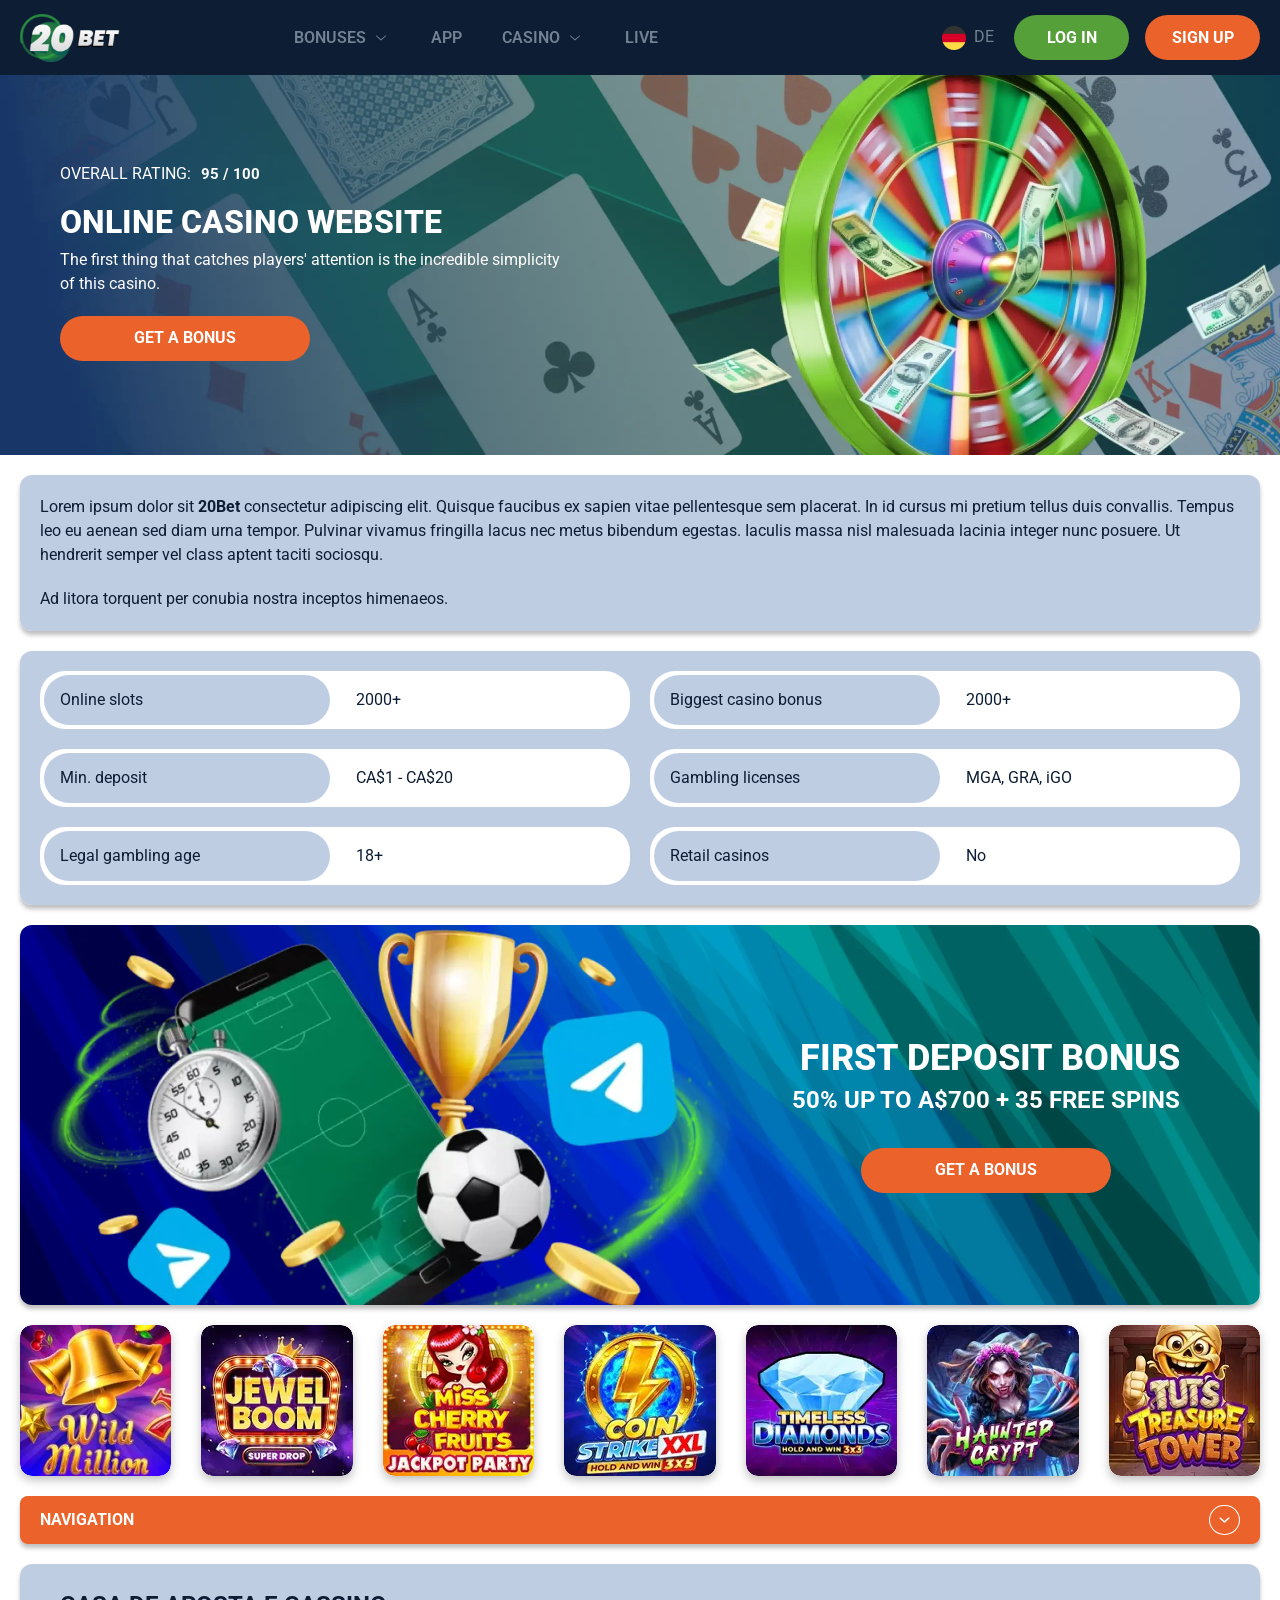
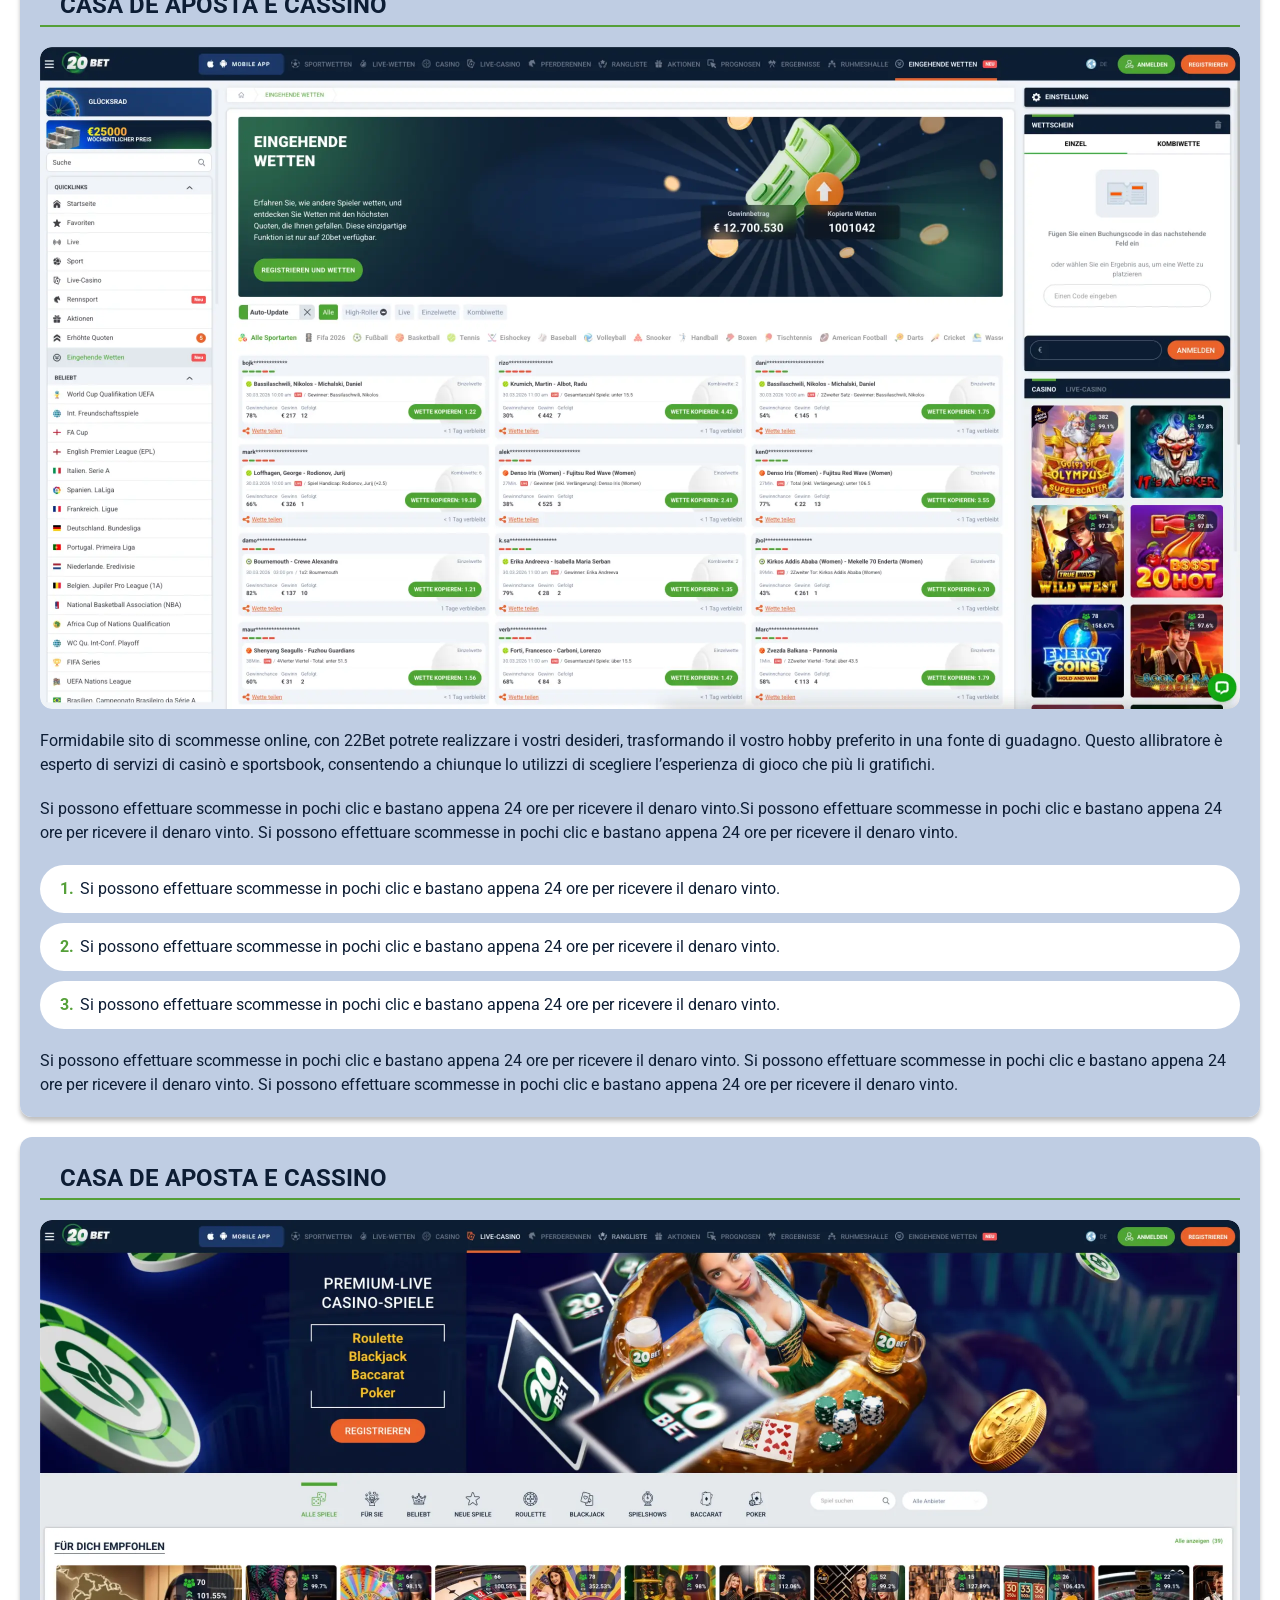
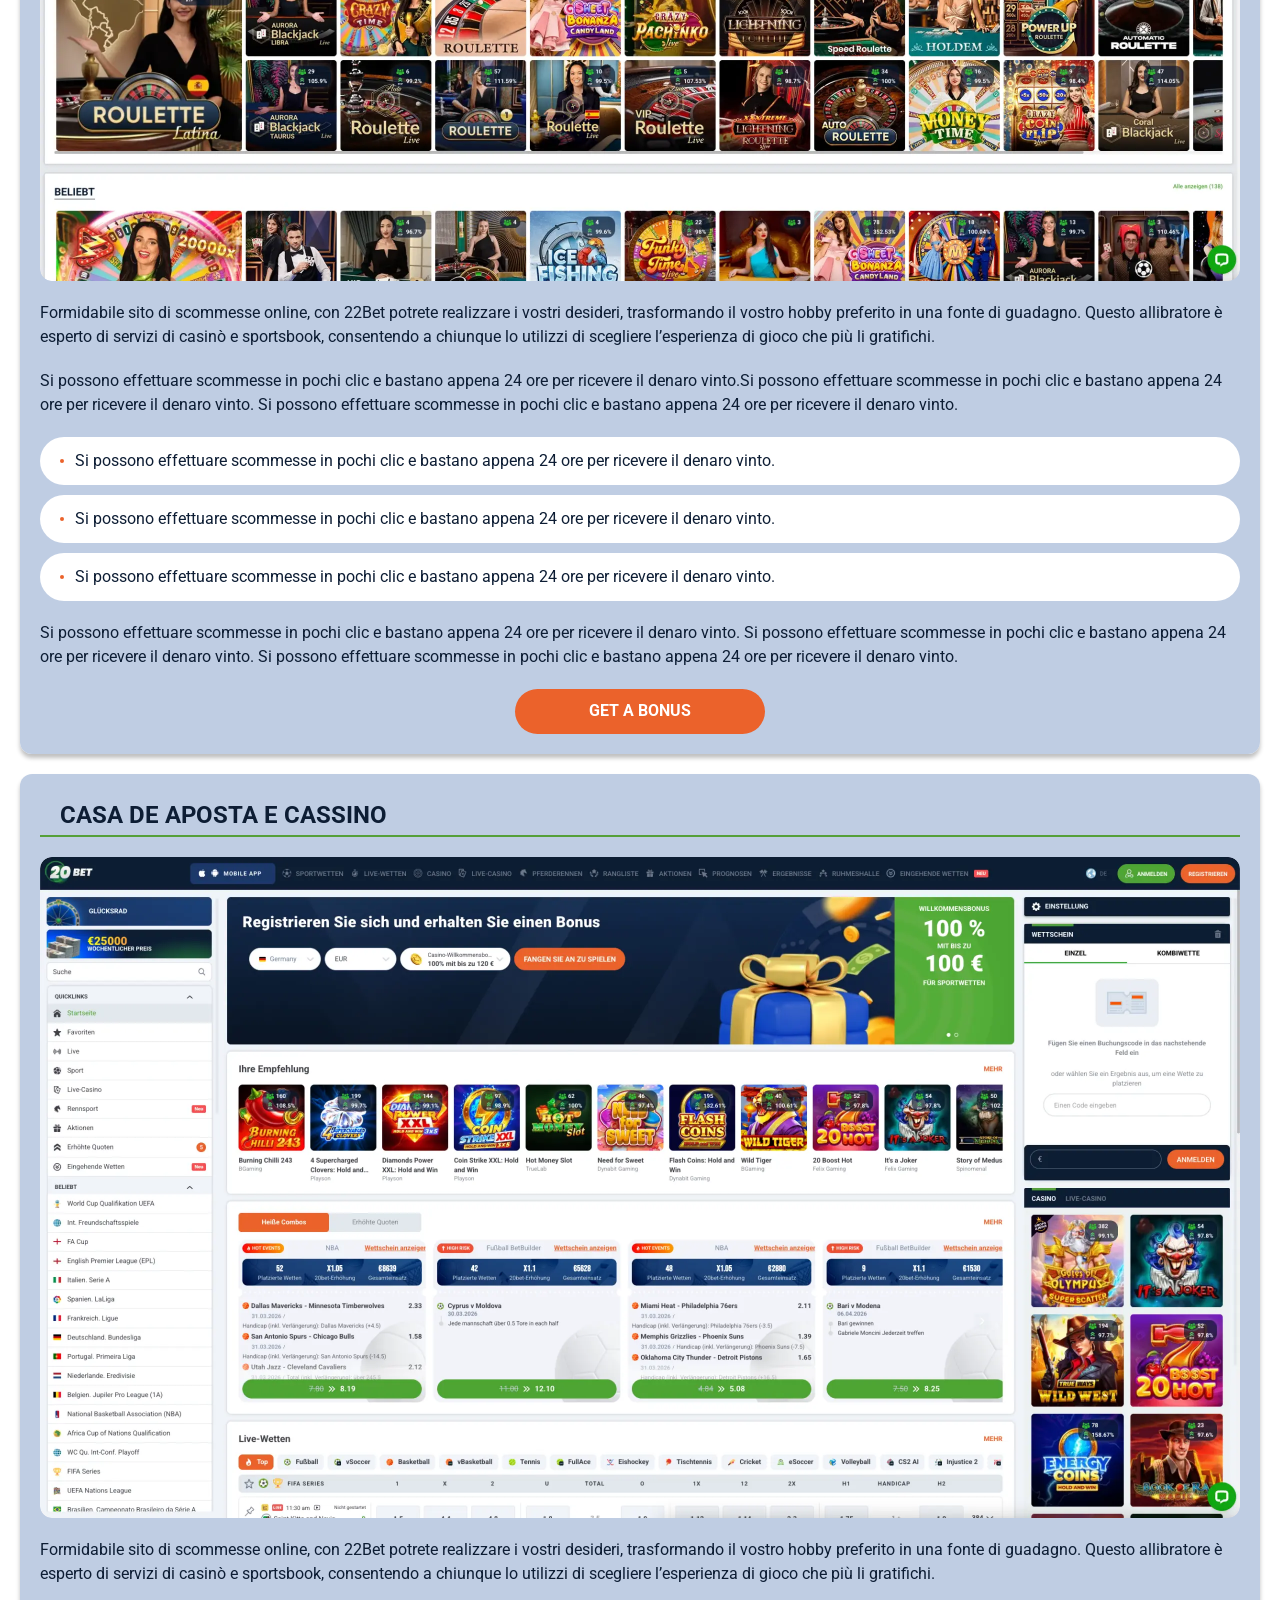
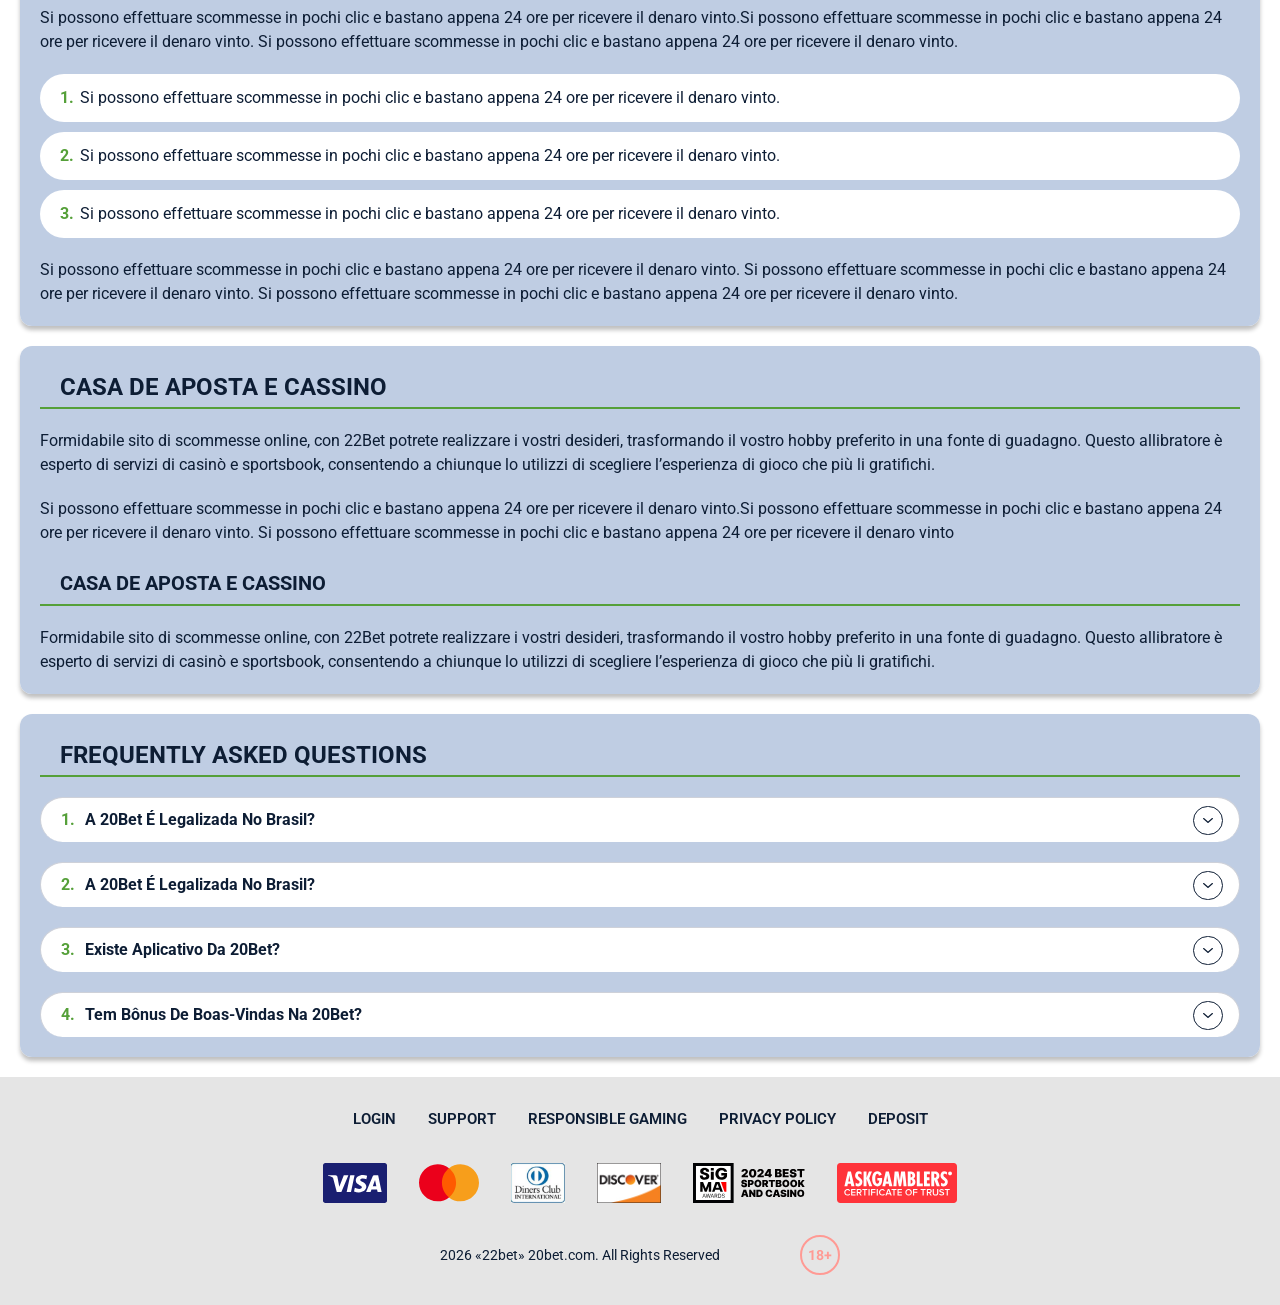
<file: index.html>
<!DOCTYPE html>
<html lang="de">
  <head>
    <meta charset="UTF-8" />
   
    <meta name="viewport" content="width=device-width, initial-scale=1.0" />
    <title>20Bet </title>
    <meta name="description" content />
    <meta property="og:site_name" content />
    <meta property="og:title" content />
    <meta property="og:type" content="website" />
    <meta property="og:url" content />
    <meta property="og:image" content />
    <meta property="og:image:alt" content />
    <meta property="og:locale" content="de" />
    <meta property="og:description" content />
    <link rel="preconnect" href="https://fonts.googleapis.com" />
    <link rel="preconnect" href="https://fonts.gstatic.com" crossorigin="anonymous" />
   <link href="https://fonts.googleapis.com/css2?family=Open+Sans:ital,wght@0,300..800;1,300..800&display=swap" rel="stylesheet">
<link href="https://fonts.googleapis.com/css?family=Roboto+Condensed&display=swap" rel="stylesheet">
<link href="https://fonts.googleapis.com/css2?family=Roboto:ital,wght@0,100..900;1,100..900&display=swap" rel="stylesheet">
   <link rel="stylesheet" href="./css/reset.css" />
    <link rel="stylesheet" href="./css/main.css" />
    <link rel="stylesheet" href="./css/media.css"/>
    <link rel="icon" href="./images/Group.png" type="image/x-icon"/>
    <script
    src="https://code.jquery.com/jquery-3.6.1.min.js"
    integrity="sha256-o88AwQnZB+VDvE9tvIXrMQaPlFFSUTR+nldQm1LuPXQ="
    crossorigin="anonymous"
  ></script>
  </head>
  <body>
    <header class="header">
      <section class="content header__content">
        <a href="./index.html" class="logo header__logo"
          ><img src="./images/logo.svg" alt="logo" title
        /></a>
        <button class="header__btn-menu" >
          <svg width="16px" height="16px" viewBox="0 0 16 16" xmlns="http://www.w3.org/2000/svg">
              <rect y="0" width="16" height="3" rx="1.5"></rect>
              <rect y="6.5" width="16" height="3" rx="1.5"></rect>
              <rect y="13" width="16" height="3" rx="1.5"></rect>
            </svg>
        </button>

          <nav class="menu header__menu">
            <ul class="header__menu-list">
                
              <li class="" >
              <div class="header__menu-wrapper">
                <div class="js-button-expander js-button-expander--menu" >
                <a href="./bonus.html" >
                <span>Bonuses</span>
              </a>
              </div>
              <div class="header__menu-wrap js-expand-content js-expand-content--menu">
                <ul >
                  <li>
                    <a href="./freeSpins.html">
                    <span>Free Spins</span>
                  </a></li>
                  <li><a href="./promoCode.html">
                    <span>Promo Code</span>
                  </a>
                </li>
                  <li><a href="./welcomeBonus.html">
                    <span>Welcome Bonus</span>
                  </a>
                </li>
                <li><a href="./vip.html">
                    <span>VIP</span>
                  </a>
                </li>
                </ul>
              </div>
              </div>
               <a href="./bonus.html" class="header__menu-item">
                <span>Bonuses</span>
              </a>
            </li>
              <li>
                <a href="./app.html">
                 App
                </a>
              </li>
              
              <li class="">
              <div class="header__menu-wrapper">
                <div class="js-button-expander js-button-expander--menu" >
                <a href="./casino.html" >
                <span> Casino</span>
              </a>
              </div>
              <div class="header__menu-wrap js-expand-content js-expand-content--menu">
                <ul >
                  <li>
                    <a href="./slots.html">
                    <span>Slots</span>
                  </a></li>
                 
                </ul>
              </div>
              </div>
               <a href="./casino.html" class="header__menu-item">
                <span>Casino</span>
              </a>
            </li>
               <li>
                <a href="./live.html">
               Live
                </a>
              </li>
              <li>
                    <a href="./freeSpins.html">
                    <span>Free Spins</span>
                  </a></li>
                  <li><a href="./promoCode.html">
                    <span>Promo Code</span>
                  </a>
                </li>
                  <li><a href="./welcomeBonus.html">
                    <span>Welcome Bonus</span>
                  </a>
                </li>
                <li><a href="./vip.html">
                    <span>VIP</span>
                  </a>
                </li>
             <li>
                    <a href="./slots.html">
                    <span>Slots</span>
                  </a></li>
             
             
            </ul>
            <div class="header__button header__button-menu " >
              <a href="#" class="button  button__login-menu">log in</a>
              <a href="#" class="button button__menu">sign up</a>
            </div>
           
          </nav>
           <a href="" class="header__flag">
                <span><img src="./images/flag.png" alt="flag" title /></span>
                <span>de</span>
              </a>
            <a href="#" class="button button__login">log in</a>
            <a href="#" class="button button__singup">sign up</a>
            <!-- <div id="clock" class="header__time">00:00</div> -->
           
      </section>
    </header>
     <main class="main home main-page">
        <section class=" hero hero__page">
           
            <div class="background">
              <img src="./images/main/bg-main.webp" alt="hero" title />
              
            </div>
            <div class="hero__wrapper">
              <div class="hero__data">
                <div class="hero__rating" >
                  <p>Overall Rating:</p>
                 
                  <span >
                    <span >95</span>
                  <span>/</span> 
                  <span >100</span>
                  
                  </span>
                </div>
                <h1 class="title general hero__title">
                 Online Casino Website
                </h1>
                <p class="hero__text">The first thing that catches players' attention is the incredible simplicity of this casino.</p>
                <a href="#" class="button  hero__button">Get a Bonus</a>
               
              </div>
             
            </div>
          </section>
      <section class="main__wrap main__wrap-page">
       
       <section class="content__wrapper content__wrapper-page">

         
        
       
          <section class="content article">
            <p>
             Lorem ipsum dolor sit <a href="#">20Bet</a> consectetur adipiscing elit. Quisque faucibus ex sapien vitae pellentesque sem placerat. In id cursus mi pretium tellus duis convallis. Tempus leo eu aenean sed diam urna tempor. Pulvinar vivamus fringilla lacus nec metus bibendum egestas. Iaculis massa nisl malesuada lacinia integer nunc posuere. Ut hendrerit semper vel class aptent taciti sociosqu.
            </p>
            <p>
             Ad litora torquent per conubia nostra inceptos himenaeos.
            </p>
          </section>
      <section class="content features">
           
              <table class="features__table">
               <tbody class="features__group">
                 
                   <tr>
                   <td>Online slots</td>
                   <td>2000+</td>
                  </tr>
                  <tr>
                   <td>Biggest casino bonus</td>
                   <td>2000+</td>
                  </tr>
                  <tr>
                   <td>Min. deposit</td>
                   <td>CA$1 - CA$20</td>
                  </tr>
              
                     <tr>
                     <td>Gambling licenses</td>
                     <td>MGA, GRA, iGO</td>
                   </tr>
                   <tr>
                     <td>Legal gambling age</td>
                     <td>18+</td>
                   </tr>
                   <tr>
                     <td>Retail casinos</td>
                     <td>No</td>
                   </tr>
                
               </tbody>
             </table>
            
         
           </section>  

        
             
             <section class="content banner banner-main">
            <div class="background ">
              
              <img src="./images/main/banner-main.webp" alt="banner" title />
              
            </div>
            <div class="banner__info">
              
              <h2 class="title high banner__title-main">
                  
               first Deposit Bonus
              </h2>
            <p class="banner__subtitle">50% up to A$700 + 35 Free spins</p>
              <a href="#" class="button banner__button">Get a Bonus</a>
            </div>
          </section>
          
           <section class="content casino">
           
              <ul class="casino__list ">
                <li class="casino__item">
                    <div class="casino__wrapper">
                      <img class="casino__img" src="./images/main/card-main1.webp" alt="" title>
                    <div class="casino__hover casino__hover-live">
                        
                        <div class="casino-box">
                            
                        <a href="#" class="button  casino__buttons"><img src="./images/card-button.svg" alt="" title></a>
                        </div>
                    </div>
                    </div>
                    
                </li>
                <li class="casino__item">
                  <div class="casino__wrapper">
                    <img class="casino__img" src="./images/main/card-main2.webp" alt="" title>
                <div class="casino__hover casino__hover-live">
                      
                        <div class="casino-box">
                            
                        <a href="#" class="button  casino__buttons"><img src="./images/card-button.svg" alt="" title></a>
                        </div>
                    </div>
                  </div>
                 
              </li>
              <li class="casino__item">
                <div class="casino__wrapper">
                  <img class="casino__img" src="./images/main/card-main3.webp" alt="" title>
               <div class="casino__hover casino__hover-live">
                        
                        <div class="casino-box">
                            
                        <a href="#" class="button  casino__buttons"><img src="./images/card-button.svg" alt="" title></a>
                        </div>
                    </div>
               
            </li>
             <li class="casino__item">
                <div class="casino__wrapper">
                  <img class="casino__img" src="./images/main/card-main4.webp" alt="" title>
               <div class="casino__hover casino__hover-live">
                        
                        <div class="casino-box">
                            
                        <a href="#" class="button  casino__buttons"><img src="./images/card-button.svg" alt="" title></a>
                        </div>
                    </div>
               
            </li>
             <li class="casino__item">
                <div class="casino__wrapper">
                  <img class="casino__img" src="./images/main/card-main5.webp" alt="" title>
               <div class="casino__hover casino__hover-live">
                        
                        <div class="casino-box">
                            
                        <a href="#" class="button  casino__buttons"><img src="./images/card-button.svg" alt="" title></a>
                        </div>
                    </div>
               
            </li>
             <li class="casino__item">
                <div class="casino__wrapper">
                  <img class="casino__img" src="./images/main/card-main6.webp" alt="" title>
               <div class="casino__hover casino__hover-live">
                        
                        <div class="casino-box">
                            
                        <a href="#" class="button  casino__buttons"><img src="./images/card-button.svg" alt="" title></a>
                        </div>
                    </div>
               
            </li>
             <li class="casino__item">
                <div class="casino__wrapper">
                  <img class="casino__img" src="./images/main/card-main7.webp" alt="" title>
               <div class="casino__hover casino__hover-live">
                        
                        <div class="casino-box">
                            
                        <a href="#" class="button  casino__buttons"><img src="./images/card-button.svg" alt="" title></a>
                        </div>
                    </div>
               
            </li>
            

              </ul>
         </section>
              <section class="content menu-review__content">
              

            
                <div class="menu__review-desk menu__review-content">Navigation</div>
                <ul class="menu__review menu__review-list">
                  <li><a href="#">Lorem ipsum dolor sit</a></li>
                    <li><a href="#">Amet consectetur adipiscing</a></li>
                      <li><a href="#">Quisque faucibus ex sapien vitae</a></li>
                        <li><a href="#">Ut hendrerit sempero</a></li>
                          <li><a href="#">Pulvinar vivamus fringilla</a></li>
                           <li><a href="#">Ad litora torquent per conubia</a></li>
                         
                          
                </ul>
             
          
          </section>
          
        
          <section class="content article">
            <h2 class="title high article__title">Casa de Aposta e Cassino</h2>
             <div class="images">
              <img src="./images/main/image1-main.webp" alt="banner" title />
            </div>
            <p>
             Formidabile sito di scommesse online, con 22Bet potrete realizzare i vostri desideri, trasformando il vostro hobby preferito in una fonte di guadagno. Questo allibratore è esperto di servizi di casinò e sportsbook, consentendo a chiunque lo utilizzi di scegliere l’esperienza di gioco che più li gratifichi.
            </p>
            <p>
             Si possono effettuare scommesse in pochi clic e bastano appena 24 ore per ricevere il denaro vinto.Si possono effettuare scommesse in pochi clic e bastano appena 24 ore per ricevere il denaro vinto. Si possono effettuare scommesse in pochi clic e bastano appena 24 ore per ricevere il denaro vinto.
            </p>
           <ol>
              <li>Si possono effettuare scommesse in pochi clic e bastano appena 24 ore per ricevere il denaro vinto.</li>
              <li>Si possono effettuare scommesse in pochi clic e bastano appena 24 ore per ricevere il denaro vinto.</li>
              <li>Si possono effettuare scommesse in pochi clic e bastano appena 24 ore per ricevere il denaro vinto.</li>
            </ol>
            <p>Si possono effettuare scommesse in pochi clic e bastano appena 24 ore per ricevere il denaro vinto. Si possono effettuare scommesse in pochi clic e bastano appena 24 ore per ricevere il denaro vinto. Si possono effettuare scommesse in pochi clic e bastano appena 24 ore per ricevere il denaro vinto.</p>
          </section>
           <section class="content article">
            <h2 class="title high article__title">Casa de Aposta e Cassino</h2>
             <div class="images">
              <img src="./images/main/image2-main.webp" alt="banner" title />
            </div>
            <p>
             Formidabile sito di scommesse online, con 22Bet potrete realizzare i vostri desideri, trasformando il vostro hobby preferito in una fonte di guadagno. Questo allibratore è esperto di servizi di casinò e sportsbook, consentendo a chiunque lo utilizzi di scegliere l’esperienza di gioco che più li gratifichi.
            </p>
            <p>
             Si possono effettuare scommesse in pochi clic e bastano appena 24 ore per ricevere il denaro vinto.Si possono effettuare scommesse in pochi clic e bastano appena 24 ore per ricevere il denaro vinto. Si possono effettuare scommesse in pochi clic e bastano appena 24 ore per ricevere il denaro vinto.
            </p>
           <ul>
              <li>Si possono effettuare scommesse in pochi clic e bastano appena 24 ore per ricevere il denaro vinto.</li>
              <li>Si possono effettuare scommesse in pochi clic e bastano appena 24 ore per ricevere il denaro vinto.</li>
              <li>Si possono effettuare scommesse in pochi clic e bastano appena 24 ore per ricevere il denaro vinto.</li>
            </ul>
            <p>Si possono effettuare scommesse in pochi clic e bastano appena 24 ore per ricevere il denaro vinto. Si possono effettuare scommesse in pochi clic e bastano appena 24 ore per ricevere il denaro vinto. Si possono effettuare scommesse in pochi clic e bastano appena 24 ore per ricevere il denaro vinto.</p>
         <a href="#" class="button">Get a Bonus</a>
          </section>
           <section class="content article">
            <h2 class="title high article__title">Casa de Aposta e Cassino</h2>
             <div class="images">
              <img src="./images/main/image3-main.webp" alt="banner" title />
            </div>
            <p>
             Formidabile sito di scommesse online, con 22Bet potrete realizzare i vostri desideri, trasformando il vostro hobby preferito in una fonte di guadagno. Questo allibratore è esperto di servizi di casinò e sportsbook, consentendo a chiunque lo utilizzi di scegliere l’esperienza di gioco che più li gratifichi.
            </p>
            <p>
             Si possono effettuare scommesse in pochi clic e bastano appena 24 ore per ricevere il denaro vinto.Si possono effettuare scommesse in pochi clic e bastano appena 24 ore per ricevere il denaro vinto. Si possono effettuare scommesse in pochi clic e bastano appena 24 ore per ricevere il denaro vinto.
            </p>
           <ol>
              <li>Si possono effettuare scommesse in pochi clic e bastano appena 24 ore per ricevere il denaro vinto.</li>
              <li>Si possono effettuare scommesse in pochi clic e bastano appena 24 ore per ricevere il denaro vinto.</li>
              <li>Si possono effettuare scommesse in pochi clic e bastano appena 24 ore per ricevere il denaro vinto.</li>
            </ol>
            <p>Si possono effettuare scommesse in pochi clic e bastano appena 24 ore per ricevere il denaro vinto. Si possono effettuare scommesse in pochi clic e bastano appena 24 ore per ricevere il denaro vinto. Si possono effettuare scommesse in pochi clic e bastano appena 24 ore per ricevere il denaro vinto.</p>
          </section>
           <section class="content article">
            <h2 class="title high article__title">Casa de Aposta e Cassino</h2>
            <p>Formidabile sito di scommesse online, con 22Bet potrete realizzare i vostri desideri, trasformando il vostro hobby preferito in una fonte di guadagno. Questo allibratore è esperto di servizi di casinò e sportsbook, consentendo a chiunque lo utilizzi di scegliere l’esperienza di gioco che più li gratifichi.</p>
            <p>Si possono effettuare scommesse in pochi clic e bastano appena 24 ore per ricevere il denaro vinto.Si possono effettuare scommesse in pochi clic e bastano appena 24 ore per ricevere il denaro vinto. Si possono effettuare scommesse in pochi clic e bastano appena 24 ore per ricevere il denaro vinto</p>
            <h3>Casa de Aposta e Cassino</h3>
            <p>Formidabile sito di scommesse online, con 22Bet potrete realizzare i vostri desideri, trasformando il vostro hobby preferito in una fonte di guadagno. Questo allibratore è esperto di servizi di casinò e sportsbook, consentendo a chiunque lo utilizzi di scegliere l’esperienza di gioco che più li gratifichi.</p>
           </section>

          <section class="content faq">
            <h2 class="title high faq__title">Frequently Asked Questions</h2>
            <ol class="faq__list " >
              <li class="faq__item"  >
                <h3 class="title medium faq__subtitle js-button-expander js-button-expander--faq"  >A 20Bet é legalizada no Brasil?
                 </h3>
                <div  class="faq__answer js-expand-content js-expand-content--faq" >
                  <p  >
                    Sim, a casa de apostas tem licença emitida por Curaçao, que é reconhecida no Brasil e a permite atuar por aqui.
                  </p>
                </div>
              </li>
              <li class="faq__item"  >
                <h3 class="title medium faq__subtitle js-button-expander js-button-expander--faq"  >A 20Bet é legalizada no Brasil?</h3>
                <div class="faq__answer js-expand-content js-expand-content--faq" >
                  <p  >
                    Sim, a casa de apostas tem licença emitida por Curaçao, que é reconhecida no Brasil e a permite atuar por aqui.
                  </p>
                </div>
              </li> 
              <li class="faq__item"  >
                <h3 class="title medium faq__subtitle js-button-expander js-button-expander--faq"  >Existe aplicativo da 20Bet?</h3>
                <div class="faq__answer js-expand-content js-expand-content--faq" >
                  <p  >
                   Sim, disponível para sistemas operacionais iOS e Android.
                  </p>
                </div>
              </li> 
              <li class="faq__item"  >
                <h3 class="title medium faq__subtitle js-button-expander js-button-expander--faq"  >Tem bônus de boas-vindas na 20Bet?</h3>
                <div class="faq__answer js-expand-content js-expand-content--faq" >
                  <p  >
                   O pacote especial para novos usuários da 20Bet paga 100% sobre o primeiro depósito, com limite de 600 BRL.
                  </p>
                </div>
              </li> 
             
            </ol>
          </section>
          
        </section> 
      
        <div class=""  onclick="scrollToTop()">
          <button class="main__arrow" id="scrollToTopBtn"></button>
        </div> 
        
      </section>
    </main> 
     <footer class=" footer ">
      <section class="content footer__content">
        <ul class="footer__menu">
         <li><a href="./login.html">Login</a></li>
         <li><a href="./support.html">Support</a></li>
         <li><a href="./responsible.html">Responsible Gaming</a></li>
         <li><a href="./policy.html">Privacy Policy</a></li>
         <li><a href="./deposit.html">Deposit</a></li>
        </ul>
       
          <ul class="footer__cards-list">
           
            <li>
              <a href="#"
                ><img src="./images/visa.svg" alt="cardvisa" title
              /></a>
            </li>
            <li>
              <a href="#"
                ><img
                  src="./images/mastercard.svg"
                  alt="mastercard"
                  title
              /></a>
            </li>
            <li>
                <a href="#"
                  ><img src="./images/diners.svg" alt="diners" title
                /></a>
              </li>
              <li>
                <a href="#"
                  ><img src="./images/discover.svg" alt="discover" title
                /></a>
              </li>
              <li>
                <a href="#"
                  ><img src="./images/sigma.svg" alt="sigma" title
                /></a>
              </li>
              <li>
                <a href="#"
                  ><img src="./images/ask.svg" alt="ask" title
                /></a>
              </li>
            
          </ul>
       
        <div class="footer__wrapp">
          <div class="footer__text">
           
            <p>2026 «22bet» 20bet.com. All Rights Reserved
</p>
           
          </div>
          <div class="footer__age">
            <img src="./images/age.svg" alt="age" title />
          </div>
        </div>
      
      </section>
    </footer>
    <script src="./js/arrowUp.js" defer></script>
    <script src="./js/sidebar.js" defer></script>
    <script src="./js/expander.js" defer></script>
    <script src="./js/mobile-menu.js" defer></script>
    <!-- <script src="./js/clock.js" defer></script> -->
  </body>
</html>
</file>
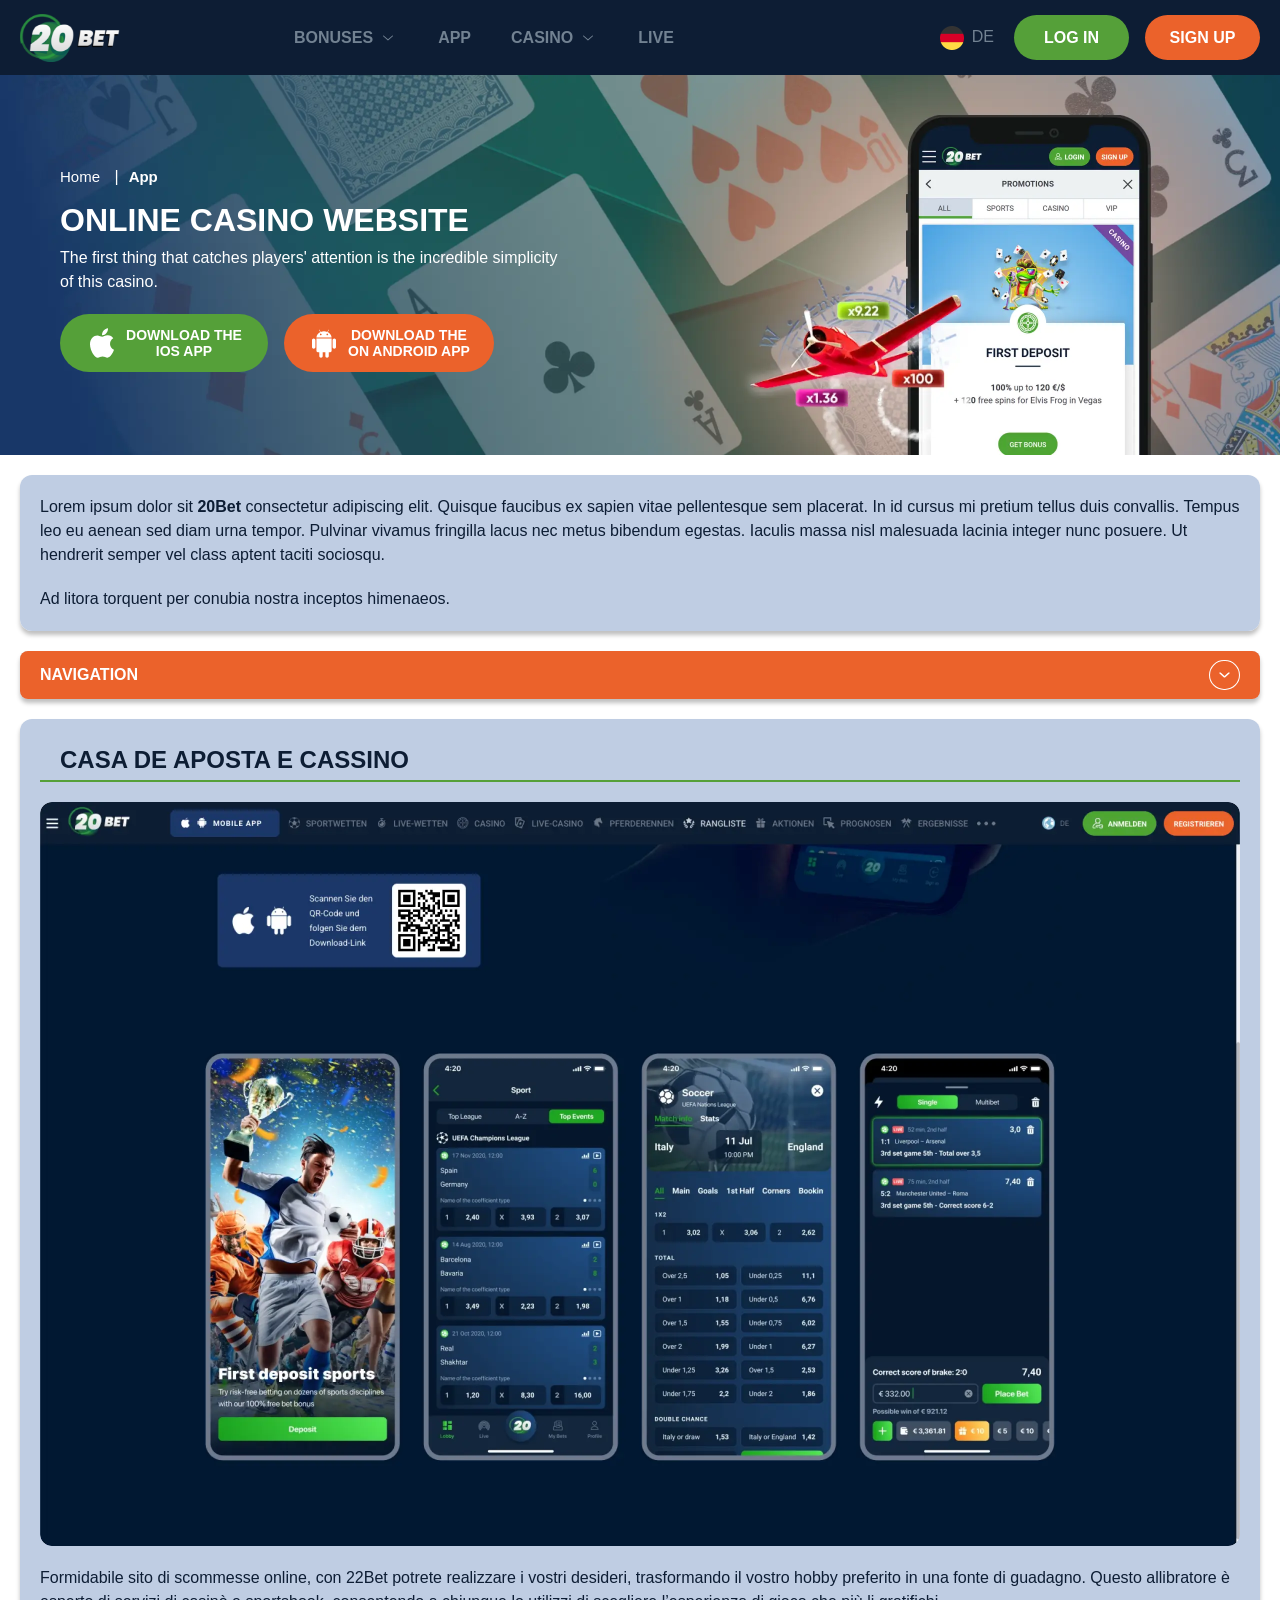
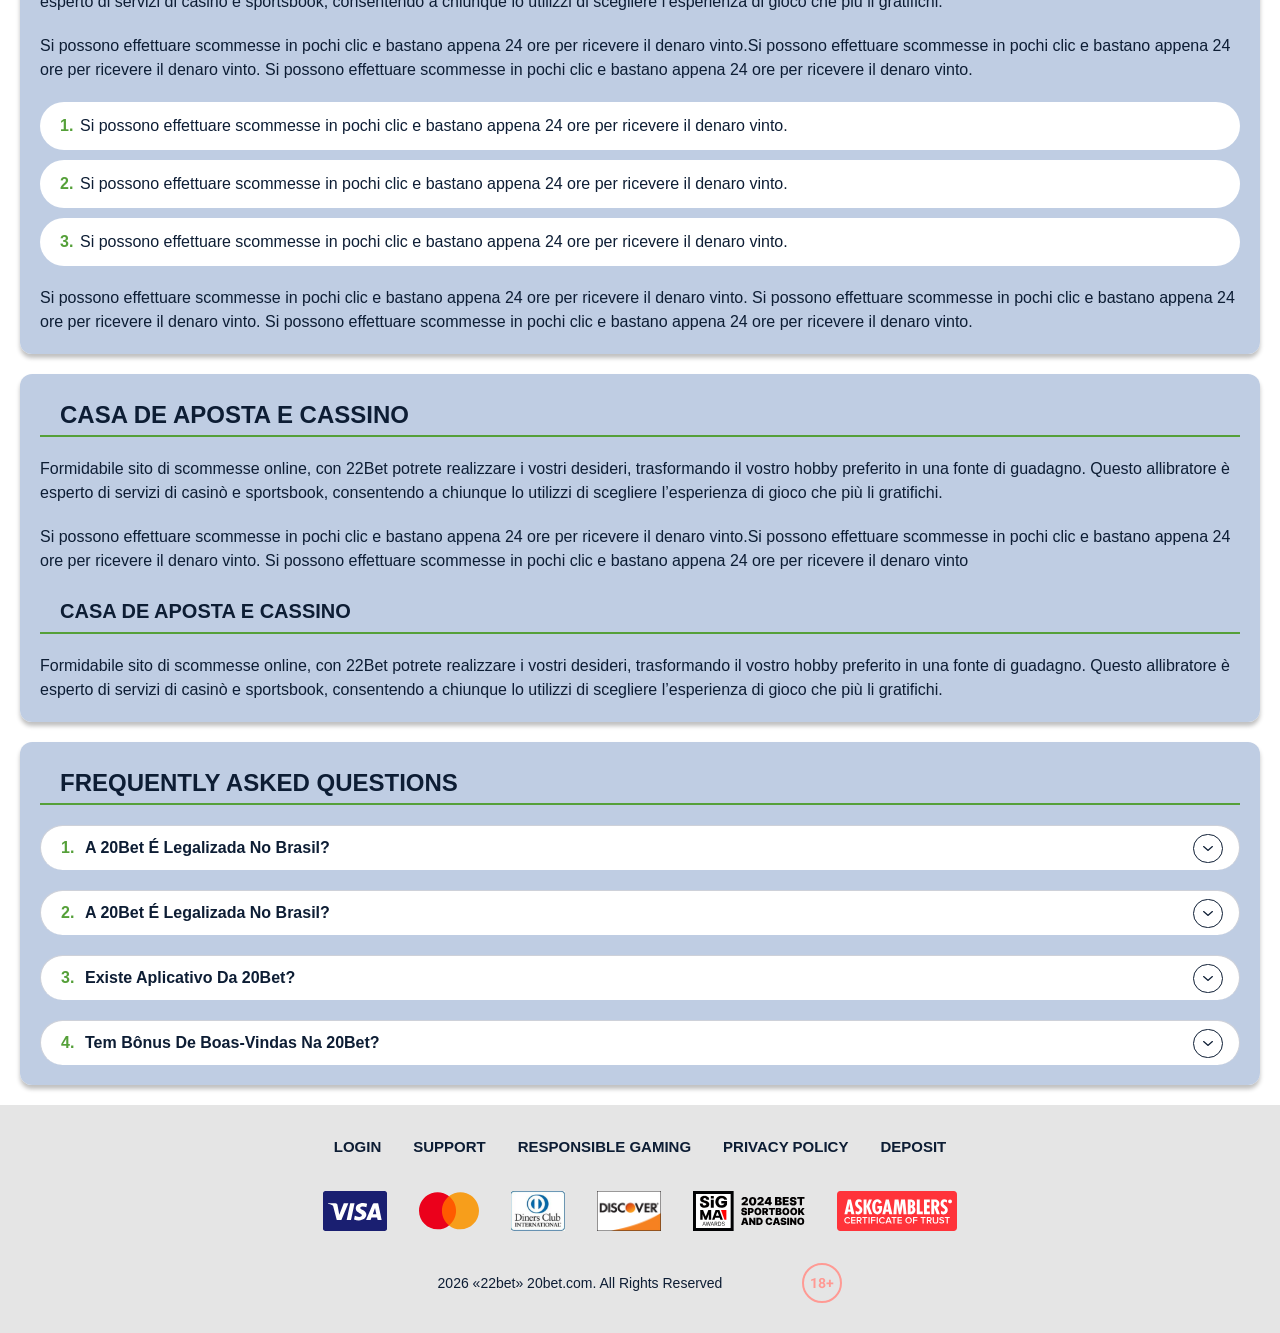
<file: app.html>
<!DOCTYPE html>
<html lang="de">
  <head>
    <meta charset="UTF-8" />
   
    <meta name="viewport" content="width=device-width, initial-scale=1.0" />
    <title>20Bet </title>
    <meta name="description" content />
    <meta property="og:site_name" content />
    <meta property="og:title" content />
    <meta property="og:type" content="website" />
    <meta property="og:url" content />
    <meta property="og:image" content />
    <meta property="og:image:alt" content />
    <meta property="og:locale" content="de" />
    <meta property="og:description" content />
    <link rel="preconnect" href="https://fonts.googleapis.com" />
    <link rel="preconnect" href="https://fonts.gstatic.com" crossorigin="anonymous" />
   <link href="https://fonts.googleapis.com/css2?family=Open+Sans:ital,wght@0,300..800;1,300..800&display=swap" rel="stylesheet">
<link href="https://fonts.googleapis.com/css?family=Roboto+Condensed&display=swap" rel="stylesheet">

   <link rel="stylesheet" href="./css/reset.css" />
    <link rel="stylesheet" href="./css/main.css" />
    <link rel="stylesheet" href="./css/media.css"/>
    <link rel="icon" href="./images/Group.png" type="image/x-icon"/>
    <script
    src="https://code.jquery.com/jquery-3.6.1.min.js"
    integrity="sha256-o88AwQnZB+VDvE9tvIXrMQaPlFFSUTR+nldQm1LuPXQ="
    crossorigin="anonymous"
  ></script>
  </head>
  <body>
    <header class="header">
      <section class="content header__content">
        <a href="./index.html" class="logo header__logo"
          ><img src="./images/logo.svg" alt="logo" title
        /></a>
        <button class="header__btn-menu" >
          <svg width="16px" height="16px" viewBox="0 0 16 16" xmlns="http://www.w3.org/2000/svg">
              <rect y="0" width="16" height="3" rx="1.5"></rect>
              <rect y="6.5" width="16" height="3" rx="1.5"></rect>
              <rect y="13" width="16" height="3" rx="1.5"></rect>
            </svg>
        </button>

          <nav class="menu header__menu">
            <ul class="header__menu-list">
                
              <li class="">
              <div class="header__menu-wrapper">
                <div class="js-button-expander js-button-expander--menu" >
                <a href="./bonus.html" >
                <span>Bonuses</span>
              </a>
              </div>
              <div class="header__menu-wrap js-expand-content js-expand-content--menu">
                <ul >
                  <li>
                    <a href="./freeSpins.html">
                    <span>Free Spins</span>
                  </a></li>
                  <li><a href="./promoCode.html">
                    <span>Promo Code</span>
                  </a>
                </li>
                  <li><a href="./welcomeBonus.html">
                    <span>Welcome Bonus</span>
                  </a>
                </li>
                <li><a href="./vip.html">
                    <span>VIP</span>
                  </a>
                </li>
                </ul>
              </div>
              </div>
               <a href="./bonus.html" class="header__menu-item">
                <span>Bonuses</span>
              </a>
            </li>
              <li>
                <a href="./app.html">
                 App
                </a>
              </li>
              
              <li class="">
              <div class="header__menu-wrapper">
                <div class="js-button-expander js-button-expander--menu" >
                <a href="./casino.html" >
                <span> Casino</span>
              </a>
              </div>
              <div class="header__menu-wrap js-expand-content js-expand-content--menu">
                <ul >
                  <li>
                    <a href="./slots.html">
                    <span>Slots</span>
                  </a></li>
                 
                </ul>
              </div>
              </div>
               <a href="./casino.html" class="header__menu-item">
                <span>Casino</span>
              </a>
            </li>
               <li>
                <a href="./live.html">
               Live
                </a>
              </li>
              <li>
                    <a href="./freeSpins.html">
                    <span>Free Spins</span>
                  </a></li>
                  <li><a href="./promoCode.html">
                    <span>Promo Code</span>
                  </a>
                </li>
                  <li><a href="./welcomeBonus.html">
                    <span>Welcome Bonus</span>
                  </a>
                </li>
                <li><a href="./vip.html">
                    <span>VIP</span>
                  </a>
                </li>
             <li>
                    <a href="./slots.html">
                    <span>Slots</span>
                  </a></li>
             
             
            </ul>
            <div class="header__button header__button-menu " >
              <a href="#" class="button  button__login-menu">log in</a>
              <a href="#" class="button button__menu">sign up</a>
            </div>
           
          </nav>
          <a href="" class="header__flag">
                <span><img src="./images/flag.png" alt="flag" title /></span>
                <span>de</span>
              </a>
            <a href="#" class="button button__login">log in</a>
            <a href="#" class="button button__singup">sign up</a>
            <!-- <div id="clock" class="header__time">00:00</div> -->
            
      </section>
    </header>
     <main class="main home main-page">
        <section class=" hero hero__page">
           
            <div class="background background-page">
              <img src="./images/app/bg-app.webp" alt="hero" title />
              
            </div>
            <div class="hero__wrapper hero__wrapper-page">
              <div class="hero__data hero__data-bonus">
                <ul
                class="breadcrumbs "
                
              >
                <li
                  
                >
                  <a href="#" >
                    <span >Home</span></a
                  >
                 
                </li>
                <li
                  
                >
                  <a href="#" > <span >App</span></a>
                 
                </li>
              </ul>
                <h1 class="title general hero__title">
                  Online Casino Website
                </h1>
                 <p class="hero__text">The first thing that catches players' attention is the incredible simplicity of this casino.</p>
               
              <div class="banner__content banner__content-app">
             
                  <a href="#" class="banner__btn banner__btn-app">
                    <img src="./images/main/apple-app.svg" alt="icon" title>
                   Download the </br>
IOS app
                  </a>
                  <a href="#" class="banner__btn banner__btn-android"
                    > <img src="./images/main/android-app.svg" alt="icon" title>Download the  </br>
on Android app</a
                  >
                </div>
              </div>
             
            </div>
          </section>
      <section class="main__wrap main__wrap-page">
       
       <section class="content__wrapper content__wrapper-page">

         
        
       
          <section class="content article">
            <p>
             Lorem ipsum dolor sit <a href="#">20Bet</a> consectetur adipiscing elit. Quisque faucibus ex sapien vitae pellentesque sem placerat. In id cursus mi pretium tellus duis convallis. Tempus leo eu aenean sed diam urna tempor. Pulvinar vivamus fringilla lacus nec metus bibendum egestas. Iaculis massa nisl malesuada lacinia integer nunc posuere. Ut hendrerit semper vel class aptent taciti sociosqu.
            </p>
            <p>
             Ad litora torquent per conubia nostra inceptos himenaeos.
            </p>
          </section>
         
       <section class="content menu-review__content">
              

            
                <div class="menu__review-desk menu__review-content">Navigation</div>
                <ul class="menu__review menu__review-list">
                  <li><a href="#">Lorem ipsum dolor sit</a></li>
                    <li><a href="#">Amet consectetur adipiscing</a></li>
                      <li><a href="#">Quisque faucibus ex sapien vitae</a></li>
                        <li><a href="#">Ut hendrerit sempero</a></li>
                          <li><a href="#">Pulvinar vivamus fringilla</a></li>
                           <li><a href="#">Ad litora torquent per conubia</a></li>
                         
                          
                </ul>
             
          
          </section>
        
          <section class="content article">
            <h2 class="title high article__title">Casa de Aposta e Cassino</h2>
             <div class="images">
              <img src="./images/app/image1-app.webp" alt="banner" title />
            </div>
            <p>
             Formidabile sito di scommesse online, con 22Bet potrete realizzare i vostri desideri, trasformando il vostro hobby preferito in una fonte di guadagno. Questo allibratore è esperto di servizi di casinò e sportsbook, consentendo a chiunque lo utilizzi di scegliere l’esperienza di gioco che più li gratifichi.
            </p>
            <p>
             Si possono effettuare scommesse in pochi clic e bastano appena 24 ore per ricevere il denaro vinto.Si possono effettuare scommesse in pochi clic e bastano appena 24 ore per ricevere il denaro vinto. Si possono effettuare scommesse in pochi clic e bastano appena 24 ore per ricevere il denaro vinto.
            </p>
           <ol>
              <li>Si possono effettuare scommesse in pochi clic e bastano appena 24 ore per ricevere il denaro vinto.</li>
              <li>Si possono effettuare scommesse in pochi clic e bastano appena 24 ore per ricevere il denaro vinto.</li>
              <li>Si possono effettuare scommesse in pochi clic e bastano appena 24 ore per ricevere il denaro vinto.</li>
            </ol>
            <p>Si possono effettuare scommesse in pochi clic e bastano appena 24 ore per ricevere il denaro vinto. Si possono effettuare scommesse in pochi clic e bastano appena 24 ore per ricevere il denaro vinto. Si possono effettuare scommesse in pochi clic e bastano appena 24 ore per ricevere il denaro vinto.</p>
          </section>
         
         
           <section class="content article">
            <h2 class="title high article__title">Casa de Aposta e Cassino</h2>
            <p>Formidabile sito di scommesse online, con 22Bet potrete realizzare i vostri desideri, trasformando il vostro hobby preferito in una fonte di guadagno. Questo allibratore è esperto di servizi di casinò e sportsbook, consentendo a chiunque lo utilizzi di scegliere l’esperienza di gioco che più li gratifichi.</p>
            <p>Si possono effettuare scommesse in pochi clic e bastano appena 24 ore per ricevere il denaro vinto.Si possono effettuare scommesse in pochi clic e bastano appena 24 ore per ricevere il denaro vinto. Si possono effettuare scommesse in pochi clic e bastano appena 24 ore per ricevere il denaro vinto</p>
            <h3>Casa de Aposta e Cassino</h3>
            <p>Formidabile sito di scommesse online, con 22Bet potrete realizzare i vostri desideri, trasformando il vostro hobby preferito in una fonte di guadagno. Questo allibratore è esperto di servizi di casinò e sportsbook, consentendo a chiunque lo utilizzi di scegliere l’esperienza di gioco che più li gratifichi.</p>
           </section>

          <section class="content faq">
            <h2 class="title high faq__title">Frequently Asked Questions</h2>
            <ul class="faq__list " >
              <li class="faq__item"  >
                <h3 class="title medium faq__subtitle js-button-expander js-button-expander--faq"  >A 20Bet é legalizada no Brasil?
                 </h3>
                <div  class="faq__answer js-expand-content js-expand-content--faq" >
                  <p  >
                    Sim, a casa de apostas tem licença emitida por Curaçao, que é reconhecida no Brasil e a permite atuar por aqui.
                  </p>
                </div>
              </li>
              <li class="faq__item"  >
                <h3 class="title medium faq__subtitle js-button-expander js-button-expander--faq"  >A 20Bet é legalizada no Brasil?</h3>
                <div class="faq__answer js-expand-content js-expand-content--faq" >
                  <p  >
                    Sim, a casa de apostas tem licença emitida por Curaçao, que é reconhecida no Brasil e a permite atuar por aqui.
                  </p>
                </div>
              </li> 
              <li class="faq__item"  >
                <h3 class="title medium faq__subtitle js-button-expander js-button-expander--faq"  >Existe aplicativo da 20Bet?</h3>
                <div class="faq__answer js-expand-content js-expand-content--faq" >
                  <p  >
                   Sim, disponível para sistemas operacionais iOS e Android.
                  </p>
                </div>
              </li> 
              <li class="faq__item"  >
                <h3 class="title medium faq__subtitle js-button-expander js-button-expander--faq"  >Tem bônus de boas-vindas na 20Bet?</h3>
                <div class="faq__answer js-expand-content js-expand-content--faq" >
                  <p  >
                   O pacote especial para novos usuários da 20Bet paga 100% sobre o primeiro depósito, com limite de 600 BRL.
                  </p>
                </div>
              </li> 
             
            </ul>
          </section>
          
        </section> 
      
        <div class=""  onclick="scrollToTop()">
          <button class="main__arrow" id="scrollToTopBtn"></button>
        </div> 
        
      </section>
    </main> 
 <footer class=" footer ">
      <section class="content footer__content">
        <ul class="footer__menu">
         <li><a href="./login.html">Login</a></li>
         <li><a href="./support.html">Support</a></li>
         <li><a href="./responsible.html">Responsible Gaming</a></li>
         <li><a href="./policy.html">Privacy Policy</a></li>
         <li><a href="./deposit.html">Deposit</a></li>
        </ul>
       
          <ul class="footer__cards-list">
           
            <li>
              <a href="#"
                ><img src="./images/visa.svg" alt="cardvisa" title
              /></a>
            </li>
            <li>
              <a href="#"
                ><img
                  src="./images/mastercard.svg"
                  alt="mastercard"
                  title
              /></a>
            </li>
            <li>
                <a href="#"
                  ><img src="./images/diners.svg" alt="diners" title
                /></a>
              </li>
              <li>
                <a href="#"
                  ><img src="./images/discover.svg" alt="discover" title
                /></a>
              </li>
              <li>
                <a href="#"
                  ><img src="./images/sigma.svg" alt="sigma" title
                /></a>
              </li>
              <li>
                <a href="#"
                  ><img src="./images/ask.svg" alt="ask" title
                /></a>
              </li>
            
          </ul>
       
        <div class="footer__wrapp">
          <div class="footer__text">
           
            <p>2026 «22bet» 20bet.com. All Rights Reserved

</p>
           
          </div>
          <div class="footer__age">
            <img src="./images/age.svg" alt="age" title />
          </div>
        </div>
      
      </section>
    </footer>
    <script src="./js/arrowUp.js" defer></script>
    <script src="./js/sidebar.js" defer></script>
    <script src="./js/expander.js" defer></script>
    <script src="./js/mobile-menu.js" defer></script>
    <!-- <script src="./js/clock.js" defer></script> -->
  </body>
</html>
</file>
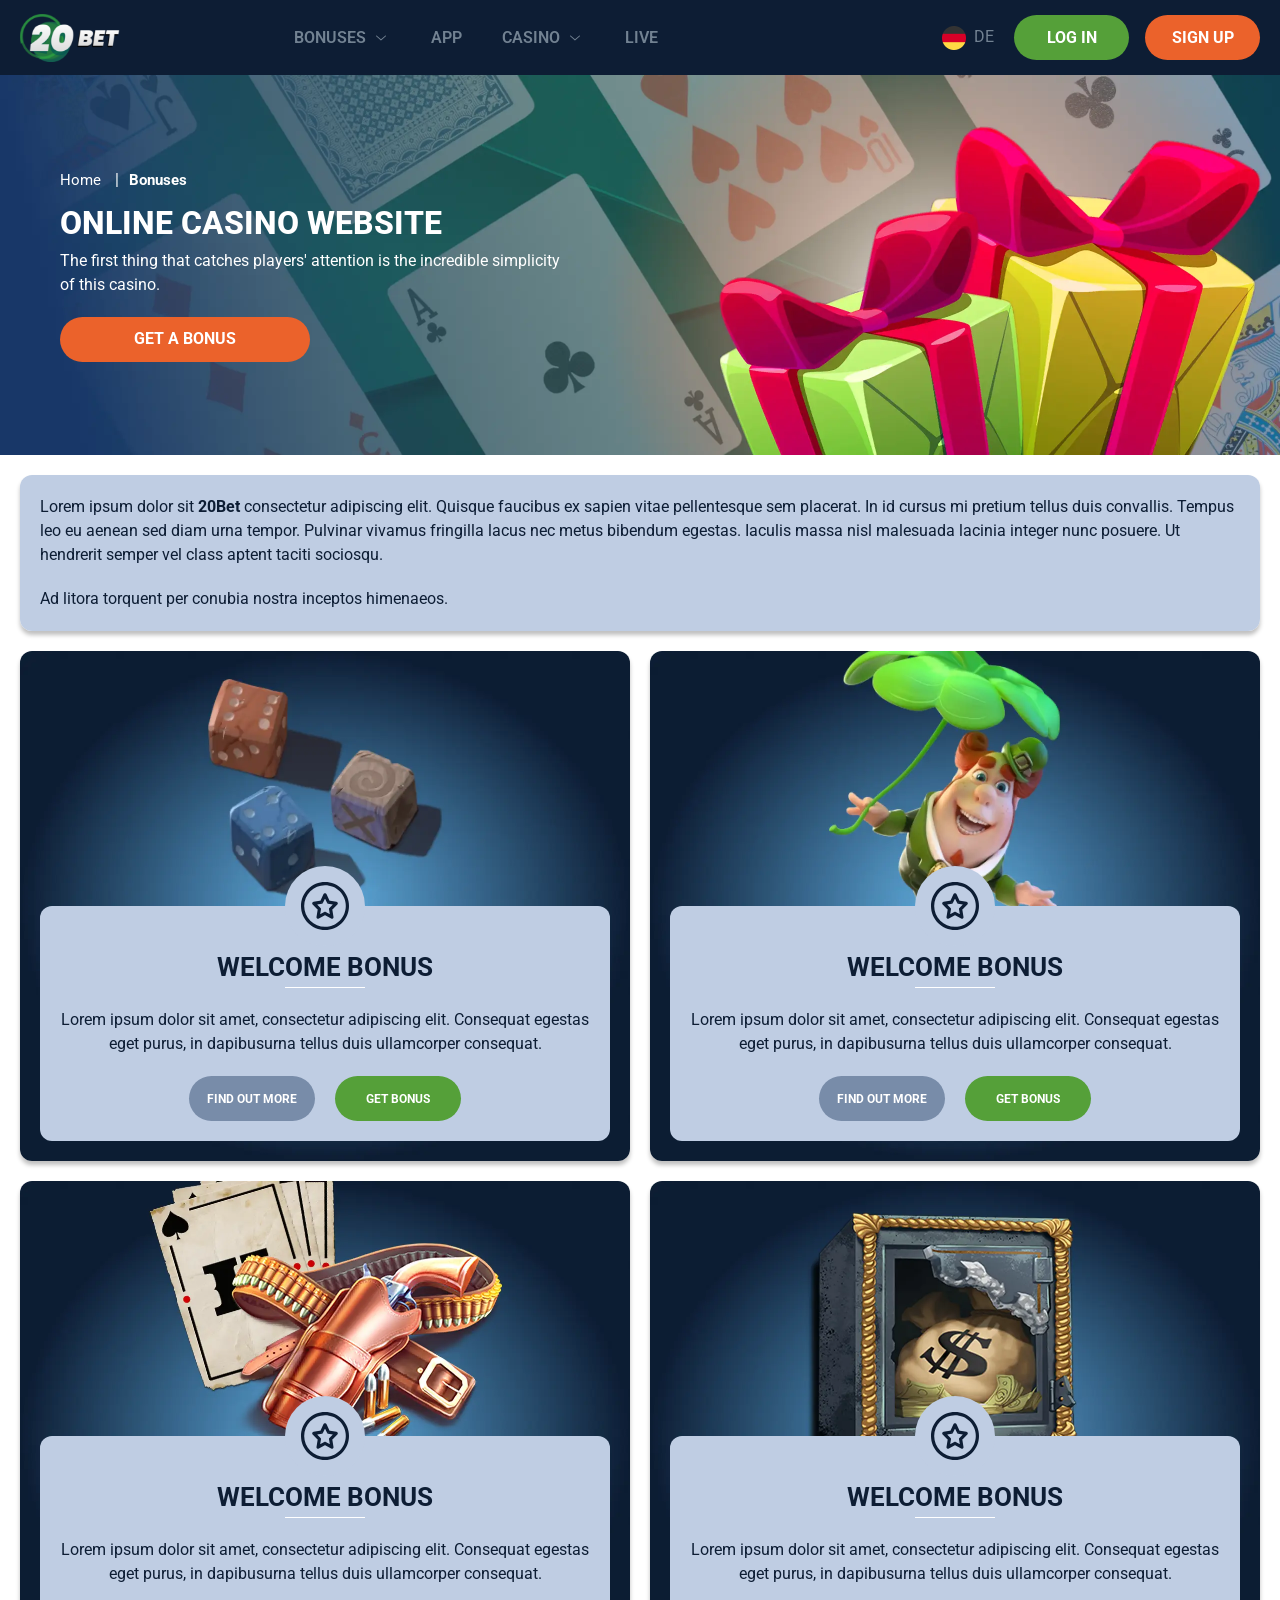
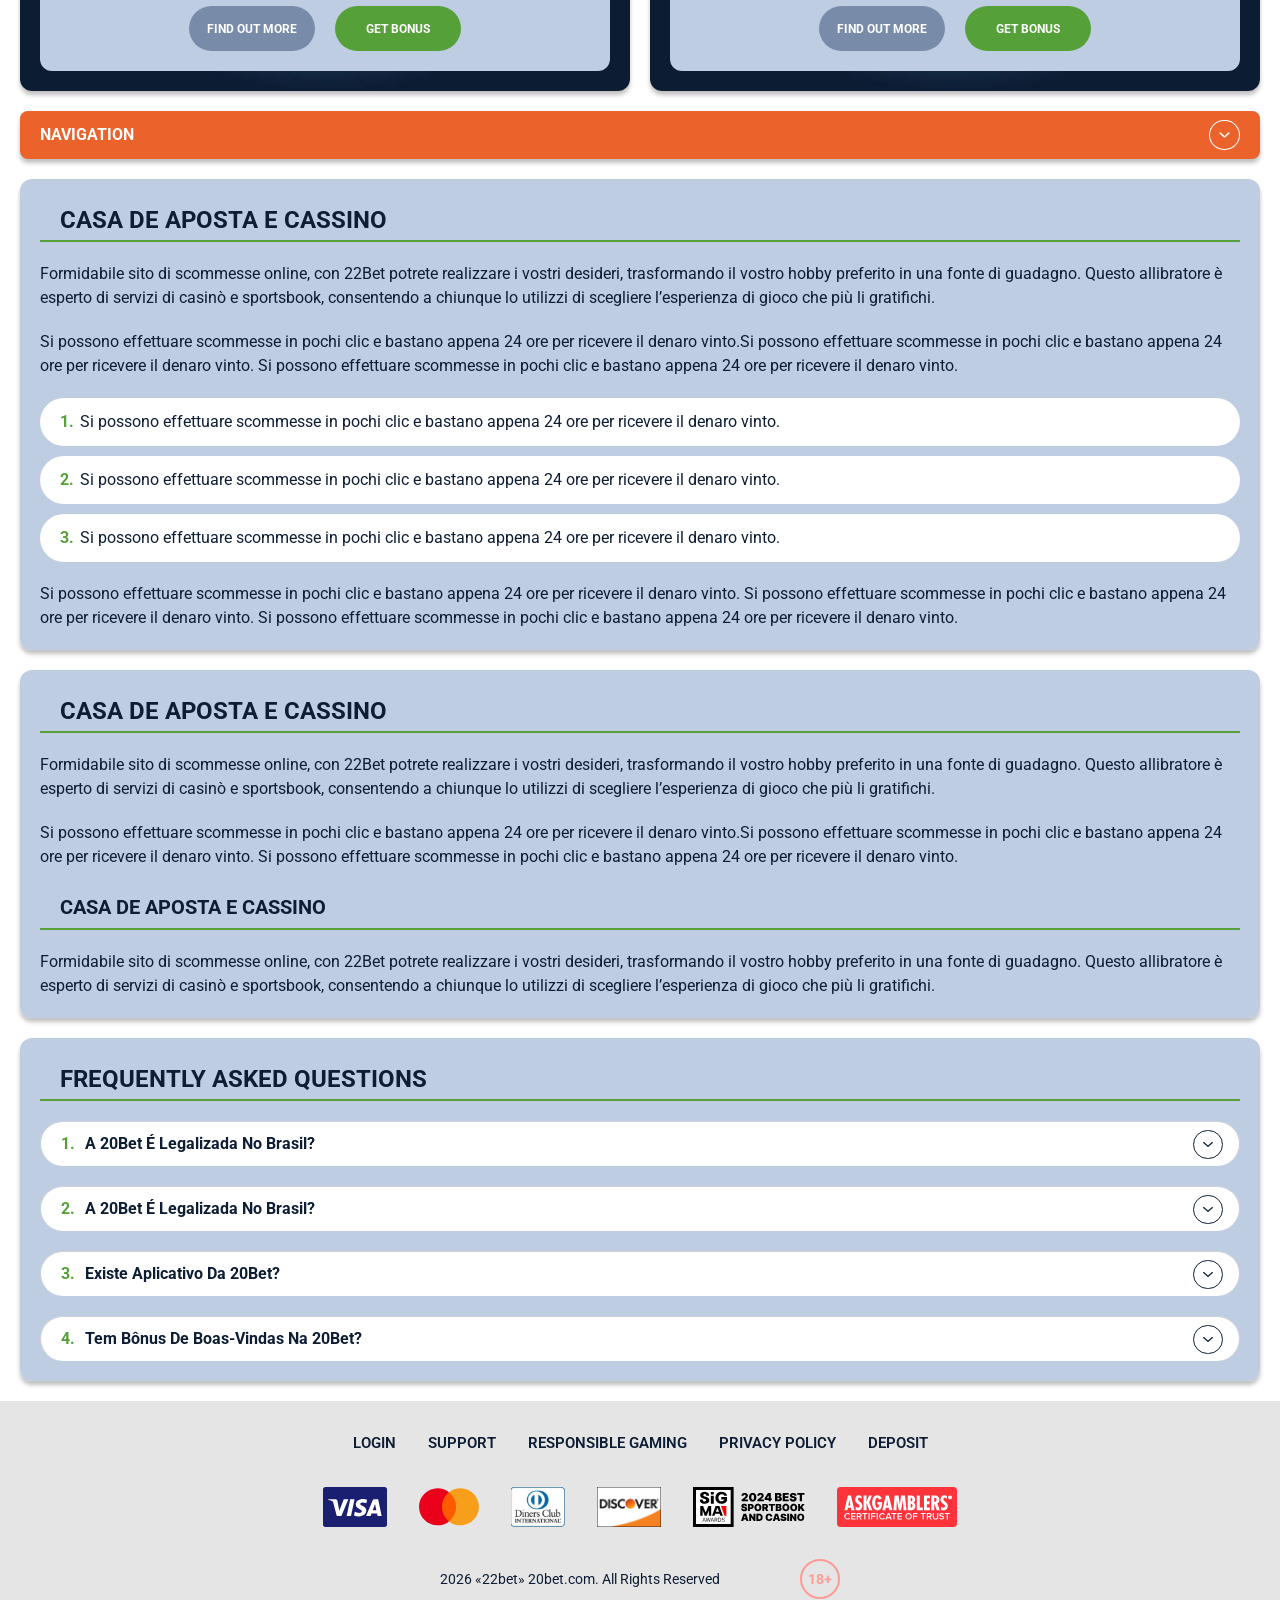
<file: bonus.html>
<!DOCTYPE html>
<html lang="de">
  <head>
    <meta charset="UTF-8" />
   
    <meta name="viewport" content="width=device-width, initial-scale=1.0" />
    <title>20Bet no</title>
    <meta name="description" content />
    <meta property="og:site_name" content />
    <meta property="og:title" content />
    <meta property="og:type" content="website" />
    <meta property="og:url" content />
    <meta property="og:image" content />
    <meta property="og:image:alt" content />
    <meta property="og:locale" content="de" />
    <meta property="og:description" content />
    <link rel="preconnect" href="https://fonts.googleapis.com" />
    <link rel="preconnect" href="https://fonts.gstatic.com" crossorigin="anonymous" />
    
   <link href="https://fonts.googleapis.com/css2?family=Open+Sans:ital,wght@0,300..800;1,300..800&display=swap" rel="stylesheet">
<link href="https://fonts.googleapis.com/css?family=Roboto+Condensed&display=swap" rel="stylesheet">
<link href="https://fonts.googleapis.com/css2?family=Roboto:ital,wght@0,100..900;1,100..900&display=swap" rel="stylesheet">
    <link rel="stylesheet" href="./css/reset.css" />
    <link rel="stylesheet" href="./css/main.css" />
    <link rel="stylesheet" href="./css/media.css"/>
    <link rel="icon" href="./images/Group.png" type="image/x-icon"/>
    <script
    src="https://code.jquery.com/jquery-3.6.1.min.js"
    integrity="sha256-o88AwQnZB+VDvE9tvIXrMQaPlFFSUTR+nldQm1LuPXQ="
    crossorigin="anonymous"
  ></script>
  </head>
  <body>
  <header class="header">
      <section class="content header__content">
        <a href="./index.html" class="logo header__logo"
          ><img src="./images/logo.svg" alt="logo" title
        /></a>
        <button class="header__btn-menu" >
          <svg width="16px" height="16px" viewBox="0 0 16 16" xmlns="http://www.w3.org/2000/svg">
              <rect y="0" width="16" height="3" rx="1.5"></rect>
              <rect y="6.5" width="16" height="3" rx="1.5"></rect>
              <rect y="13" width="16" height="3" rx="1.5"></rect>
            </svg>
        </button>

          <nav class="menu header__menu">
            <ul class="header__menu-list">
                
              <li class="">
              <div class="header__menu-wrapper">
                <div class="js-button-expander js-button-expander--menu" >
                <a href="./bonus.html" >
                <span>Bonuses</span>
              </a>
              </div>
              <div class="header__menu-wrap js-expand-content js-expand-content--menu">
                <ul >
                  <li>
                    <a href="./freeSpins.html">
                    <span>Free Spins</span>
                  </a></li>
                  <li><a href="./promoCode.html">
                    <span>Promo Code</span>
                  </a>
                </li>
                  <li><a href="./welcomeBonus.html">
                    <span>Welcome Bonus</span>
                  </a>
                </li>
                <li><a href="./vip.html">
                    <span>VIP</span>
                  </a>
                </li>
                </ul>
              </div>
              </div>
               <a href="./bonus.html" class="header__menu-item">
                <span>Bonuses</span>
              </a>
            </li>
              <li>
                <a href="./app.html">
                 App
                </a>
              </li>
              
              <li class="">
              <div class="header__menu-wrapper">
                <div class="js-button-expander js-button-expander--menu" >
                <a href="./casino.html" >
                <span> Casino</span>
              </a>
              </div>
              <div class="header__menu-wrap js-expand-content js-expand-content--menu">
                <ul >
                  <li>
                    <a href="./slots.html">
                    <span>Slots</span>
                  </a></li>
                 
                </ul>
              </div>
              </div>
               <a href="./casino.html" class="header__menu-item">
                <span>Casino</span>
              </a>
            </li>
               <li>
                <a href="./live.html">
               Live
                </a>
              </li>
              <li>
                    <a href="./freeSpins.html">
                    <span>Free Spins</span>
                  </a></li>
                  <li><a href="./promoCode.html">
                    <span>Promo Code</span>
                  </a>
                </li>
                  <li><a href="./welcomeBonus.html">
                    <span>Welcome Bonus</span>
                  </a>
                </li>
                <li><a href="./vip.html">
                    <span>VIP</span>
                  </a>
                </li>
             <li>
                    <a href="./slots.html">
                    <span>Slots</span>
                  </a></li>
             
             
            </ul>
            <div class="header__button header__button-menu " >
              <a href="#" class="button  button__login-menu">log in</a>
              <a href="#" class="button button__menu">sign up</a>
            </div>
           
          </nav>
          <a href="" class="header__flag">
                <span><img src="./images/flag.png" alt="flag" title /></span>
                <span>de</span>
              </a>
            <a href="#" class="button button__login">log in</a>
            <a href="#" class="button button__singup">sign up</a>
            <!-- <div id="clock" class="header__time">00:00</div> -->
            
      </section>
    </header>
     <main class="main home main-page">
        <section class=" hero hero__page">
           
            <div class="background ">
              <img src="./images/bonus/bg-bonus.webp" alt="hero" title />
              
            </div>
            <div class="hero__wrapper hero__wrapper-page">
              <div class="hero__data hero__data-bonus">
                <ul
                class="breadcrumbs "
                
              >
                <li
                  
                >
                  <a href="#" >
                    <span >Home</span></a
                  >
                 
                </li>
                <li
                  
                >
                  <a href="#" > <span >Bonuses</span></a>
                 
                </li>
              </ul>
                <h1 class="title general hero__title">
                  Online Casino Website
                </h1>
                 <p class="hero__text">The first thing that catches players' attention is the incredible simplicity of this casino.</p>
               
                <a href="#" class="button  hero__button ">Get a Bonus</a>
               
              </div>
             
            </div>
          </section>
      <section class="main__wrap main__wrap-page">
       
       <section class="content__wrapper content__wrapper-page">
        <section class="content article">
            <p>
             Lorem ipsum dolor sit <a href="#">20Bet</a> consectetur adipiscing elit. Quisque faucibus ex sapien vitae pellentesque sem placerat. In id cursus mi pretium tellus duis convallis. Tempus leo eu aenean sed diam urna tempor. Pulvinar vivamus fringilla lacus nec metus bibendum egestas. Iaculis massa nisl malesuada lacinia integer nunc posuere. Ut hendrerit semper vel class aptent taciti sociosqu.
            </p>
            <p>
             Ad litora torquent per conubia nostra inceptos himenaeos.
            </p>
          </section>
        
          <section class="content bonuses">
            <ul class="bonuses__list">
               <li class="  bonuses__item">
                 
                 <div class="images__wrap">
                   <div class="background bonuses__img">
                     <img src="./images/bonus/banner-bonus1.webp" alt="" title="">
                  </div>
                  <div class="bonuses__desc">
                     <div class="wrap">
                        <span class="bonuses__icon">
                          <img src="./images/bonus/bonus-icon.svg" alt="icon" title="">
                        </span>
                        <h2 class="title high bonuses__title">WELCOME BONUS </h2>
                        <div class="bonuses__text">
                           <p>Lorem ipsum dolor sit amet, consectetur adipiscing elit. Consequat egestas eget purus, in dapibusurna tellus duis ullamcorper consequat. </p>
                          </div>
                        
                     </div>
                     <div class="bonuses__buttons">
                      <a href="#" class="button bonuses__button">Find out more</a>
                      <a href="#" class="button bonuses__button">Get Bonus</a>
                   </div>
                  </div>
                 </div>
                  
               </li>
               <li class="bonuses__item">
                 <div class="images__wrap">
                  <div class="background bonuses__img">
                     <img src="./images/bonus/banner-bonus2.webp" alt="" title="">
                  </div>
                  <div class="bonuses__desc">
                     <div class="wrap">
                       <span class="bonuses__icon">
                          <img src="./images/bonus/bonus-icon.svg" alt="icon" title="">
                        </span>
                        <h2 class="title high bonuses__title">WELCOME BONUS </h2>
                        <div class="bonuses__text">
                            <p>Lorem ipsum dolor sit amet, consectetur adipiscing elit. Consequat egestas eget purus, in dapibusurna tellus duis ullamcorper consequat. </p> </div>
                        
                     </div>
                     <div class="bonuses__buttons">
                      <a href="#" class="button bonuses__button">Find out more</a>
                      <a href="#" class="button bonuses__button">Get Bonus</a>
                   </div>
                  </div>
                 </div>
               </li>
               <li class="bonuses__item">
                <div class="images__wrap">
                  <div class="background bonuses__img">
                     <img src="./images/bonus/banner-bonus3.webp" alt="" title="">
                  </div>
                  <div class="bonuses__desc">
                     <div class="wrap">
                        <span class="bonuses__icon">
                          <img src="./images/bonus/bonus-icon.svg" alt="icon" title="">
                        </span>
                        <h2 class="title high bonuses__title">WELCOME BONUS </h2>
                        <div class="bonuses__text">
                           <p>Lorem ipsum dolor sit amet, consectetur adipiscing elit. Consequat egestas eget purus, in dapibusurna tellus duis ullamcorper consequat. </p>
                        </div>
                       
                     </div>
                     <div class="bonuses__buttons">
                      <a href="#" class="button bonuses__button">Find out more</a>
                      <a href="#" class="button bonuses__button">Get Bonus</a>
                   </div>
                  </div>
                </div>
               </li>
                   <li class="bonuses__item">
                <div class="images__wrap">
                  <div class="background bonuses__img">
                     <img src="./images/bonus/banner-bonus4.webp" alt="" title="">
                  </div>
                  <div class="bonuses__desc">
                     <div class="wrap">
                        <span class="bonuses__icon">
                          <img src="./images/bonus/bonus-icon.svg" alt="icon" title="">
                        </span>
                        <h2 class="title high bonuses__title">WELCOME BONUS </h2>
                        <div class="bonuses__text">
                           <p>Lorem ipsum dolor sit amet, consectetur adipiscing elit. Consequat egestas eget purus, in dapibusurna tellus duis ullamcorper consequat. </p>
                        </div>
                       
                     </div>
                     <div class="bonuses__buttons">
                      <a href="#" class="button bonuses__button">Find out more</a>
                      <a href="#" class="button bonuses__button">Get Bonus</a>
                   </div>
                  </div>
                </div>
               </li>
             
               
            </ul>
         </section>
            <section class="content menu-review__content">
              

            
                <div class="menu__review-desk menu__review-content">Navigation</div>
                <ul class="menu__review menu__review-list">
                  <li><a href="#">Lorem ipsum dolor sit</a></li>
                    <li><a href="#">Amet consectetur adipiscing</a></li>
                      <li><a href="#">Quisque faucibus ex sapien vitae</a></li>
                        <li><a href="#">Ut hendrerit sempero</a></li>
                          <li><a href="#">Pulvinar vivamus fringilla</a></li>
                           <li><a href="#">Ad litora torquent per conubia</a></li>
                         
                          
                </ul>
             
          
          </section>
         
         <section class="content article">
            <h2 class="title high article__title">Casa de Aposta e Cassino</h2>
            
            <p>
             Formidabile sito di scommesse online, con 22Bet potrete realizzare i vostri desideri, trasformando il vostro hobby preferito in una fonte di guadagno. Questo allibratore è esperto di servizi di casinò e sportsbook, consentendo a chiunque lo utilizzi di scegliere l’esperienza di gioco che più li gratifichi.
            </p>
            <p>
             Si possono effettuare scommesse in pochi clic e bastano appena 24 ore per ricevere il denaro vinto.Si possono effettuare scommesse in pochi clic e bastano appena 24 ore per ricevere il denaro vinto. Si possono effettuare scommesse in pochi clic e bastano appena 24 ore per ricevere il denaro vinto.
            </p>
           <ol>
              <li>Si possono effettuare scommesse in pochi clic e bastano appena 24 ore per ricevere il denaro vinto.</li>
              <li>Si possono effettuare scommesse in pochi clic e bastano appena 24 ore per ricevere il denaro vinto.</li>
              <li>Si possono effettuare scommesse in pochi clic e bastano appena 24 ore per ricevere il denaro vinto.</li>
            </ol>
            <p>Si possono effettuare scommesse in pochi clic e bastano appena 24 ore per ricevere il denaro vinto. Si possono effettuare scommesse in pochi clic e bastano appena 24 ore per ricevere il denaro vinto. Si possono effettuare scommesse in pochi clic e bastano appena 24 ore per ricevere il denaro vinto.</p>
          </section>
           <section class="content article">
            <h2 class="title high article__title">Casa de Aposta e Cassino</h2>
            
            <p>
             Formidabile sito di scommesse online, con 22Bet potrete realizzare i vostri desideri, trasformando il vostro hobby preferito in una fonte di guadagno. Questo allibratore è esperto di servizi di casinò e sportsbook, consentendo a chiunque lo utilizzi di scegliere l’esperienza di gioco che più li gratifichi.
            </p>
            <p>
             Si possono effettuare scommesse in pochi clic e bastano appena 24 ore per ricevere il denaro vinto.Si possono effettuare scommesse in pochi clic e bastano appena 24 ore per ricevere il denaro vinto. Si possono effettuare scommesse in pochi clic e bastano appena 24 ore per ricevere il denaro vinto.
            </p>
          
            <h3>Casa de Aposta e Cassino</h3>
            <p>Formidabile sito di scommesse online, con 22Bet potrete realizzare i vostri desideri, trasformando il vostro hobby preferito in una fonte di guadagno. Questo allibratore è esperto di servizi di casinò e sportsbook, consentendo a chiunque lo utilizzi di scegliere l’esperienza di gioco che più li gratifichi.</p>
          </section>
        
           <section class="content faq">
            <h2 class="title high faq__title">Frequently Asked Questions</h2>
            <ul class="faq__list " >
              <li class="faq__item"  >
                <h3 class="title medium faq__subtitle js-button-expander js-button-expander--faq"  >A 20Bet é legalizada no Brasil?
                 </h3>
                <div  class="faq__answer js-expand-content js-expand-content--faq" >
                  <p  >
                    Sim, a casa de apostas tem licença emitida por Curaçao, que é reconhecida no Brasil e a permite atuar por aqui.
                  </p>
                </div>
              </li>
              <li class="faq__item"  >
                <h3 class="title medium faq__subtitle js-button-expander js-button-expander--faq"  >A 20Bet é legalizada no Brasil?</h3>
                <div class="faq__answer js-expand-content js-expand-content--faq" >
                  <p  >
                    Sim, a casa de apostas tem licença emitida por Curaçao, que é reconhecida no Brasil e a permite atuar por aqui.
                  </p>
                </div>
              </li> 
              <li class="faq__item"  >
                <h3 class="title medium faq__subtitle js-button-expander js-button-expander--faq"  >Existe aplicativo da 20Bet?</h3>
                <div class="faq__answer js-expand-content js-expand-content--faq" >
                  <p  >
                   Sim, disponível para sistemas operacionais iOS e Android.
                  </p>
                </div>
              </li> 
              <li class="faq__item"  >
                <h3 class="title medium faq__subtitle js-button-expander js-button-expander--faq"  >Tem bônus de boas-vindas na 20Bet?</h3>
                <div class="faq__answer js-expand-content js-expand-content--faq" >
                  <p  >
                   O pacote especial para novos usuários da 20Bet paga 100% sobre o primeiro depósito, com limite de 600 BRL.
                  </p>
                </div>
              </li> 
             
            </ul>
          </section>
          
        </section> 
        
       
        <div class=""  onclick="scrollToTop()">
          <button class="main__arrow" id="scrollToTopBtn"></button>
        </div> 
      </section>
    </main> 
  <footer class=" footer ">
      <section class="content footer__content">
        <ul class="footer__menu">
         <li><a href="./login.html">Login</a></li>
         <li><a href="./support.html">Support</a></li>
         <li><a href="./responsible.html">Responsible Gaming</a></li>
         <li><a href="./policy.html">Privacy Policy</a></li>
         <li><a href="./deposit.html">Deposit</a></li>
        </ul>
       
          <ul class="footer__cards-list">
           
            <li>
              <a href="#"
                ><img src="./images/visa.svg" alt="cardvisa" title
              /></a>
            </li>
            <li>
              <a href="#"
                ><img
                  src="./images/mastercard.svg"
                  alt="mastercard"
                  title
              /></a>
            </li>
            <li>
                <a href="#"
                  ><img src="./images/diners.svg" alt="diners" title
                /></a>
              </li>
              <li>
                <a href="#"
                  ><img src="./images/discover.svg" alt="discover" title
                /></a>
              </li>
              <li>
                <a href="#"
                  ><img src="./images/sigma.svg" alt="sigma" title
                /></a>
              </li>
              <li>
                <a href="#"
                  ><img src="./images/ask.svg" alt="ask" title
                /></a>
              </li>
            
          </ul>
       
        <div class="footer__wrapp">
          <div class="footer__text">
           
            <p>2026 «22bet» 20bet.com. All Rights Reserved
</p>
           
          </div>
          <div class="footer__age">
            <img src="./images/age.svg" alt="age" title />
          </div>
        </div>
      
      </section>
    </footer>
    
    <script src="./js/sidebar.js" defer></script>
    <script src="./js/expander.js" defer></script>
    <script src="./js/mobile-menu.js" defer></script>
    <!-- <script src="./js/clock.js" defer></script> -->
     <script src="./js/arrowUp.js" defer></script>
  </body>
</html>
</file>
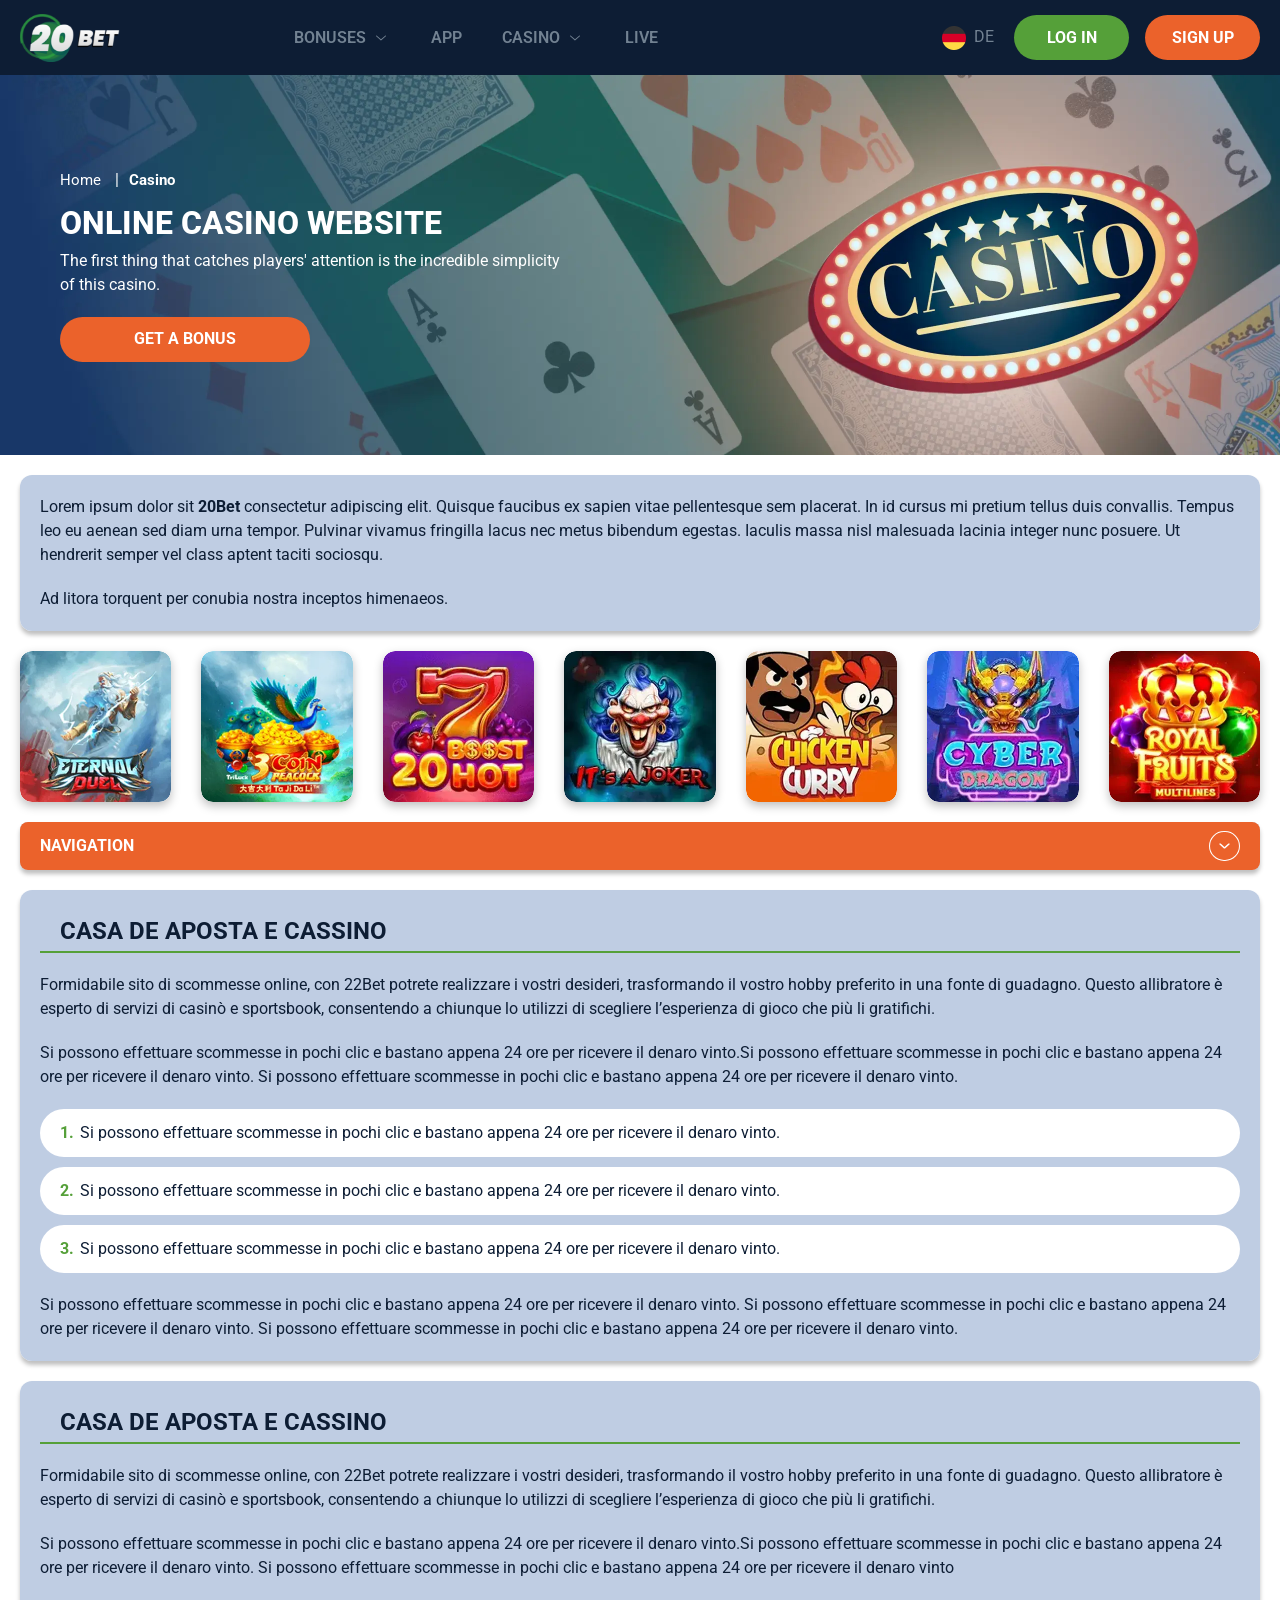
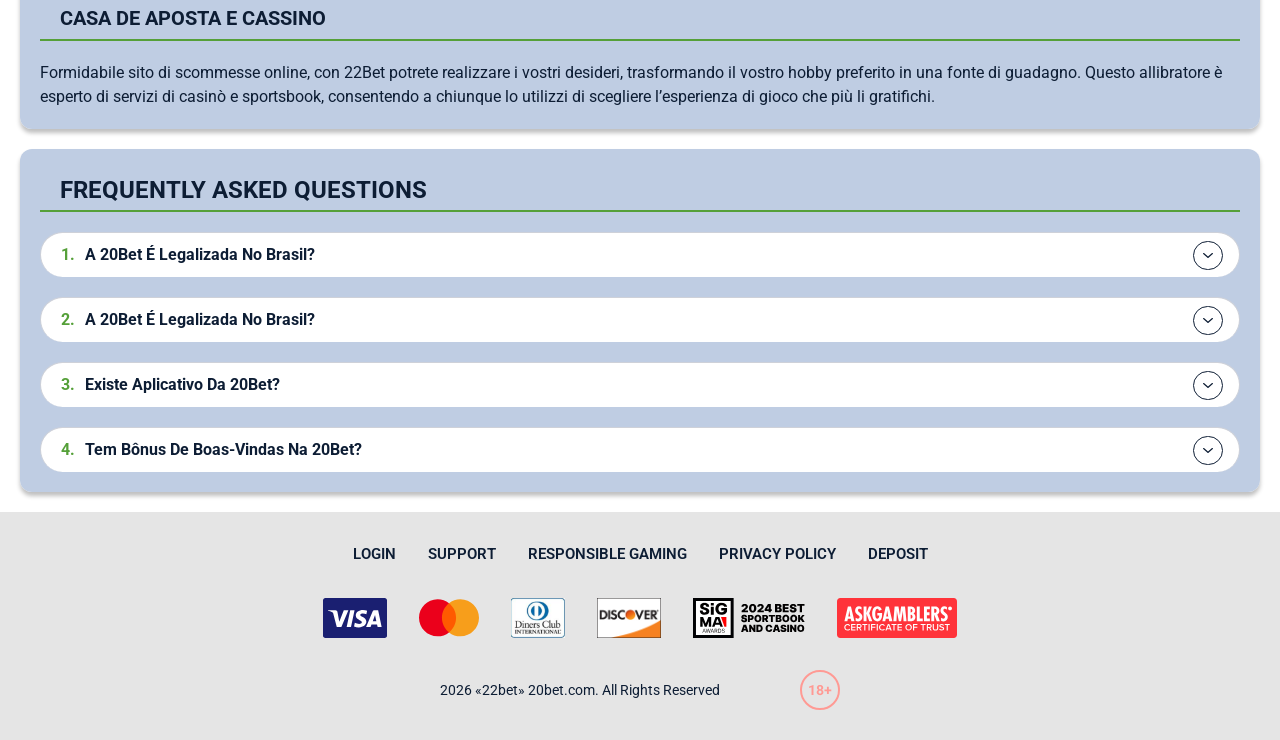
<file: casino.html>
<!DOCTYPE html>
<html lang="de">
  <head>
    <meta charset="UTF-8" />
   
    <meta name="viewport" content="width=device-width, initial-scale=1.0" />
    <title>20Bet </title>
    <meta name="description" content />
    <meta property="og:site_name" content />
    <meta property="og:title" content />
    <meta property="og:type" content="website" />
    <meta property="og:url" content />
    <meta property="og:image" content />
    <meta property="og:image:alt" content />
    <meta property="og:locale" content="de" />
    <meta property="og:description" content />
    <link rel="preconnect" href="https://fonts.googleapis.com" />
    <link rel="preconnect" href="https://fonts.gstatic.com" crossorigin="anonymous" />
   <link href="https://fonts.googleapis.com/css2?family=Open+Sans:ital,wght@0,300..800;1,300..800&display=swap" rel="stylesheet">
<link href="https://fonts.googleapis.com/css?family=Roboto+Condensed&display=swap" rel="stylesheet">
<link href="https://fonts.googleapis.com/css2?family=Roboto:ital,wght@0,100..900;1,100..900&display=swap" rel="stylesheet">
   <link rel="stylesheet" href="./css/reset.css" />
    <link rel="stylesheet" href="./css/main.css" />
    <link rel="stylesheet" href="./css/media.css"/>
    <link rel="icon" href="./images/Group.png" type="image/x-icon"/>
    <script
    src="https://code.jquery.com/jquery-3.6.1.min.js"
    integrity="sha256-o88AwQnZB+VDvE9tvIXrMQaPlFFSUTR+nldQm1LuPXQ="
    crossorigin="anonymous"
  ></script>
  </head>
  <body>
    <header class="header">
      <section class="content header__content">
        <a href="./index.html" class="logo header__logo"
          ><img src="./images/logo.svg" alt="logo" title
        /></a>
        <button class="header__btn-menu" >
          <svg width="16px" height="16px" viewBox="0 0 16 16" xmlns="http://www.w3.org/2000/svg">
              <rect y="0" width="16" height="3" rx="1.5"></rect>
              <rect y="6.5" width="16" height="3" rx="1.5"></rect>
              <rect y="13" width="16" height="3" rx="1.5"></rect>
            </svg>
        </button>

          <nav class="menu header__menu">
            <ul class="header__menu-list">
                
              <li class="">
              <div class="header__menu-wrapper">
                <div class="js-button-expander js-button-expander--menu" >
                <a href="./bonus.html" >
                <span>Bonuses</span>
              </a>
              </div>
              <div class="header__menu-wrap js-expand-content js-expand-content--menu">
                <ul >
                  <li>
                    <a href="./freeSpins.html">
                    <span>Free Spins</span>
                  </a></li>
                  <li><a href="./promoCode.html">
                    <span>Promo Code</span>
                  </a>
                </li>
                  <li><a href="./welcomeBonus.html">
                    <span>Welcome Bonus</span>
                  </a>
                </li>
                <li><a href="./vip.html">
                    <span>VIP</span>
                  </a>
                </li>
                </ul>
              </div>
              </div>
               <a href="./bonus.html" class="header__menu-item">
                <span>Bonuses</span>
              </a>
            </li>
              <li>
                <a href="./app.html">
                 App
                </a>
              </li>
              
              <li class="">
              <div class="header__menu-wrapper">
                <div class="js-button-expander js-button-expander--menu" >
                <a href="./casino.html" >
                <span> Casino</span>
              </a>
              </div>
              <div class="header__menu-wrap js-expand-content js-expand-content--menu">
                <ul >
                  <li>
                    <a href="./slots.html">
                    <span>Slots</span>
                  </a></li>
                 
                </ul>
              </div>
              </div>
               <a href="./bonus.html" class="header__menu-item">
                <span>Casino</span>
              </a>
            </li>
               <li>
                <a href="./live.html">
               Live
                </a>
              </li>
              <li>
                    <a href="./freeSpins.html">
                    <span>Free Spins</span>
                  </a></li>
                  <li><a href="./promoCode.html">
                    <span>Promo Code</span>
                  </a>
                </li>
                  <li><a href="./welcomeBonus.html">
                    <span>Welcome Bonus</span>
                  </a>
                </li>
                <li><a href="./vip.html">
                    <span>VIP</span>
                  </a>
                </li>
             <li>
                    <a href="./slots.html">
                    <span>Slots</span>
                  </a></li>
             
             
            </ul>
            <div class="header__button header__button-menu " >
              <a href="#" class="button  button__login-menu">log in</a>
              <a href="#" class="button button__menu">sign up</a>
            </div>
           
          </nav>
           <a href="" class="header__flag">
                <span><img src="./images/flag.png" alt="flag" title /></span>
                <span>de</span>
              </a>
            <a href="#" class="button button__login">log in</a>
            <a href="#" class="button button__singup">sign up</a>
            <!-- <div id="clock" class="header__time">00:00</div> -->
           
      </section>
    </header>
     <main class="main home main-page">
        <section class=" hero hero__page">
           
            <div class="background background-page">
              <img src="./images/casino/bg-casino.webp" alt="hero" title />
              
            </div>
            <div class="hero__wrapper hero__wrapper-page">
              <div class="hero__data hero__data-bonus">
                <ul
                class="breadcrumbs "
                
              >
                <li
                  
                >
                  <a href="#" >
                    <span >Home</span></a
                  >
                 
                </li>
                <li
                  
                >
                  <a href="#" > <span >Casino</span></a>
                 
                </li>
              </ul>
                <h1 class="title general hero__title">
                  Online Casino Website
                </h1>
                 <p class="hero__text">The first thing that catches players' attention is the incredible simplicity of this casino.</p>
               
                <a href="#" class="button  hero__button ">Get a Bonus</a>
               
              </div>
             
            </div>
          </section>
      <section class="main__wrap main__wrap-page">
       
       <section class="content__wrapper content__wrapper-page">

         
        
       
          <section class="content article">
            <p>
             Lorem ipsum dolor sit <a href="#">20Bet</a> consectetur adipiscing elit. Quisque faucibus ex sapien vitae pellentesque sem placerat. In id cursus mi pretium tellus duis convallis. Tempus leo eu aenean sed diam urna tempor. Pulvinar vivamus fringilla lacus nec metus bibendum egestas. Iaculis massa nisl malesuada lacinia integer nunc posuere. Ut hendrerit semper vel class aptent taciti sociosqu.
            </p>
            <p>
             Ad litora torquent per conubia nostra inceptos himenaeos.
            </p>
          </section>
               <section class="content casino">
           
              <ul class="casino__list ">
                <li class="casino__item">
                    <div class="casino__wrapper">
                      <img class="casino__img" src="./images/casino/card-casino1.webp" alt="" title>
                    <div class="casino__hover casino__hover-live">
                        
                        <div class="casino-box">
                            
                        <a href="#" class="button  casino__buttons"><img src="./images/card-button.svg" alt="" title></a>
                        </div>
                    </div>
                    </div>
                    
                </li>
                <li class="casino__item">
                  <div class="casino__wrapper">
                    <img class="casino__img" src="./images/casino/card-casino2.webp" alt="" title>
                <div class="casino__hover casino__hover-live">
                      
                        <div class="casino-box">
                            
                        <a href="#" class="button  casino__buttons"><img src="./images/card-button.svg" alt="" title></a>
                        </div>
                    </div>
                  </div>
                 
              </li>
              <li class="casino__item">
                <div class="casino__wrapper">
                  <img class="casino__img" src="./images/casino/card-casino3.webp" alt="" title>
               <div class="casino__hover casino__hover-live">
                        
                        <div class="casino-box">
                            
                        <a href="#" class="button  casino__buttons"><img src="./images/card-button.svg" alt="" title></a>
                        </div>
                    </div>
               
            </li>
             <li class="casino__item">
                <div class="casino__wrapper">
                  <img class="casino__img" src="./images/casino/card-casino4.webp" alt="" title>
               <div class="casino__hover casino__hover-live">
                        
                        <div class="casino-box">
                            
                        <a href="#" class="button  casino__buttons"><img src="./images/card-button.svg" alt="" title></a>
                        </div>
                    </div>
               
            </li>
             <li class="casino__item">
                <div class="casino__wrapper">
                  <img class="casino__img" src="./images/casino/card-casino5.webp" alt="" title>
               <div class="casino__hover casino__hover-live">
                        
                        <div class="casino-box">
                            
                        <a href="#" class="button  casino__buttons"><img src="./images/card-button.svg" alt="" title></a>
                        </div>
                    </div>
               
            </li>
             <li class="casino__item">
                <div class="casino__wrapper">
                  <img class="casino__img" src="./images/casino/card-casino6.webp" alt="" title>
               <div class="casino__hover casino__hover-live">
                        
                        <div class="casino-box">
                            
                        <a href="#" class="button  casino__buttons"><img src="./images/card-button.svg" alt="" title></a>
                        </div>
                    </div>
               
            </li>
             <li class="casino__item">
                <div class="casino__wrapper">
                  <img class="casino__img" src="./images/casino/card-casino7.webp" alt="" title>
               <div class="casino__hover casino__hover-live">
                        
                        <div class="casino-box">
                            
                        <a href="#" class="button  casino__buttons"><img src="./images/card-button.svg" alt="" title></a>
                        </div>
                    </div>
               
            </li>
             
             
             
             
    
      

              </ul>
         </section>
             
        
        
       <section class="content menu-review__content">
              

            
                <div class="menu__review-desk menu__review-content">Navigation</div>
                <ul class="menu__review menu__review-list">
                  <li><a href="#">Lorem ipsum dolor sit</a></li>
                    <li><a href="#">Amet consectetur adipiscing</a></li>
                      <li><a href="#">Quisque faucibus ex sapien vitae</a></li>
                        <li><a href="#">Ut hendrerit sempero</a></li>
                          <li><a href="#">Pulvinar vivamus fringilla</a></li>
                           <li><a href="#">Ad litora torquent per conubia</a></li>
                         
                          
                </ul>
             
          
          </section>
          
        
          <section class="content article">
            <h2 class="title high article__title">Casa de Aposta e Cassino</h2>
             
            <p>
             Formidabile sito di scommesse online, con 22Bet potrete realizzare i vostri desideri, trasformando il vostro hobby preferito in una fonte di guadagno. Questo allibratore è esperto di servizi di casinò e sportsbook, consentendo a chiunque lo utilizzi di scegliere l’esperienza di gioco che più li gratifichi.
            </p>
            <p>
             Si possono effettuare scommesse in pochi clic e bastano appena 24 ore per ricevere il denaro vinto.Si possono effettuare scommesse in pochi clic e bastano appena 24 ore per ricevere il denaro vinto. Si possono effettuare scommesse in pochi clic e bastano appena 24 ore per ricevere il denaro vinto.
            </p>
           <ol>
              <li>Si possono effettuare scommesse in pochi clic e bastano appena 24 ore per ricevere il denaro vinto.</li>
              <li>Si possono effettuare scommesse in pochi clic e bastano appena 24 ore per ricevere il denaro vinto.</li>
              <li>Si possono effettuare scommesse in pochi clic e bastano appena 24 ore per ricevere il denaro vinto.</li>
            </ol>
            <p>Si possono effettuare scommesse in pochi clic e bastano appena 24 ore per ricevere il denaro vinto. Si possono effettuare scommesse in pochi clic e bastano appena 24 ore per ricevere il denaro vinto. Si possono effettuare scommesse in pochi clic e bastano appena 24 ore per ricevere il denaro vinto.</p>
          </section>
         
         
           <section class="content article">
            <h2 class="title high article__title">Casa de Aposta e Cassino</h2>
            <p>Formidabile sito di scommesse online, con 22Bet potrete realizzare i vostri desideri, trasformando il vostro hobby preferito in una fonte di guadagno. Questo allibratore è esperto di servizi di casinò e sportsbook, consentendo a chiunque lo utilizzi di scegliere l’esperienza di gioco che più li gratifichi.</p>
            <p>Si possono effettuare scommesse in pochi clic e bastano appena 24 ore per ricevere il denaro vinto.Si possono effettuare scommesse in pochi clic e bastano appena 24 ore per ricevere il denaro vinto. Si possono effettuare scommesse in pochi clic e bastano appena 24 ore per ricevere il denaro vinto</p>
            <h3>Casa de Aposta e Cassino</h3>
            <p>Formidabile sito di scommesse online, con 22Bet potrete realizzare i vostri desideri, trasformando il vostro hobby preferito in una fonte di guadagno. Questo allibratore è esperto di servizi di casinò e sportsbook, consentendo a chiunque lo utilizzi di scegliere l’esperienza di gioco che più li gratifichi.</p>
           </section>

          <section class="content faq">
            <h2 class="title high faq__title">Frequently Asked Questions</h2>
            <ul class="faq__list " >
              <li class="faq__item"  >
                <h3 class="title medium faq__subtitle js-button-expander js-button-expander--faq"  >A 20Bet é legalizada no Brasil?
                 </h3>
                <div  class="faq__answer js-expand-content js-expand-content--faq" >
                  <p  >
                    Sim, a casa de apostas tem licença emitida por Curaçao, que é reconhecida no Brasil e a permite atuar por aqui.
                  </p>
                </div>
              </li>
              <li class="faq__item"  >
                <h3 class="title medium faq__subtitle js-button-expander js-button-expander--faq"  >A 20Bet é legalizada no Brasil?</h3>
                <div class="faq__answer js-expand-content js-expand-content--faq" >
                  <p  >
                    Sim, a casa de apostas tem licença emitida por Curaçao, que é reconhecida no Brasil e a permite atuar por aqui.
                  </p>
                </div>
              </li> 
              <li class="faq__item"  >
                <h3 class="title medium faq__subtitle js-button-expander js-button-expander--faq"  >Existe aplicativo da 20Bet?</h3>
                <div class="faq__answer js-expand-content js-expand-content--faq" >
                  <p  >
                   Sim, disponível para sistemas operacionais iOS e Android.
                  </p>
                </div>
              </li> 
              <li class="faq__item"  >
                <h3 class="title medium faq__subtitle js-button-expander js-button-expander--faq"  >Tem bônus de boas-vindas na 20Bet?</h3>
                <div class="faq__answer js-expand-content js-expand-content--faq" >
                  <p  >
                   O pacote especial para novos usuários da 20Bet paga 100% sobre o primeiro depósito, com limite de 600 BRL.
                  </p>
                </div>
              </li> 
             
            </ul>
          </section>
          
        </section> 
      
        <div class=""  onclick="scrollToTop()">
          <button class="main__arrow" id="scrollToTopBtn"></button>
        </div> 
        
      </section>
    </main> 
       <footer class=" footer ">
      <section class="content footer__content">
        <ul class="footer__menu">
         <li><a href="./login.html">Login</a></li>
         <li><a href="./support.html">Support</a></li>
         <li><a href="./responsible.html">Responsible Gaming</a></li>
         <li><a href="./policy.html">Privacy Policy</a></li>
         <li><a href="./deposit.html">Deposit</a></li>
        </ul>
       
          <ul class="footer__cards-list">
           
            <li>
              <a href="#"
                ><img src="./images/visa.svg" alt="cardvisa" title
              /></a>
            </li>
            <li>
              <a href="#"
                ><img
                  src="./images/mastercard.svg"
                  alt="mastercard"
                  title
              /></a>
            </li>
            <li>
                <a href="#"
                  ><img src="./images/diners.svg" alt="diners" title
                /></a>
              </li>
              <li>
                <a href="#"
                  ><img src="./images/discover.svg" alt="discover" title
                /></a>
              </li>
              <li>
                <a href="#"
                  ><img src="./images/sigma.svg" alt="sigma" title
                /></a>
              </li>
              <li>
                <a href="#"
                  ><img src="./images/ask.svg" alt="ask" title
                /></a>
              </li>
            
          </ul>
       
        <div class="footer__wrapp">
          <div class="footer__text">
           
            <p>2026 «22bet» 20bet.com. All Rights Reserved
</p>
           
          </div>
          <div class="footer__age">
            <img src="./images/age.svg" alt="age" title />
          </div>
        </div>
      
      </section>
    </footer>
    <script src="./js/arrowUp.js" defer></script>
    <script src="./js/sidebar.js" defer></script>
    <script src="./js/expander.js" defer></script>
    <script src="./js/mobile-menu.js" defer></script>
    <!-- <script src="./js/clock.js" defer></script> -->
  </body>
</html>
</file>
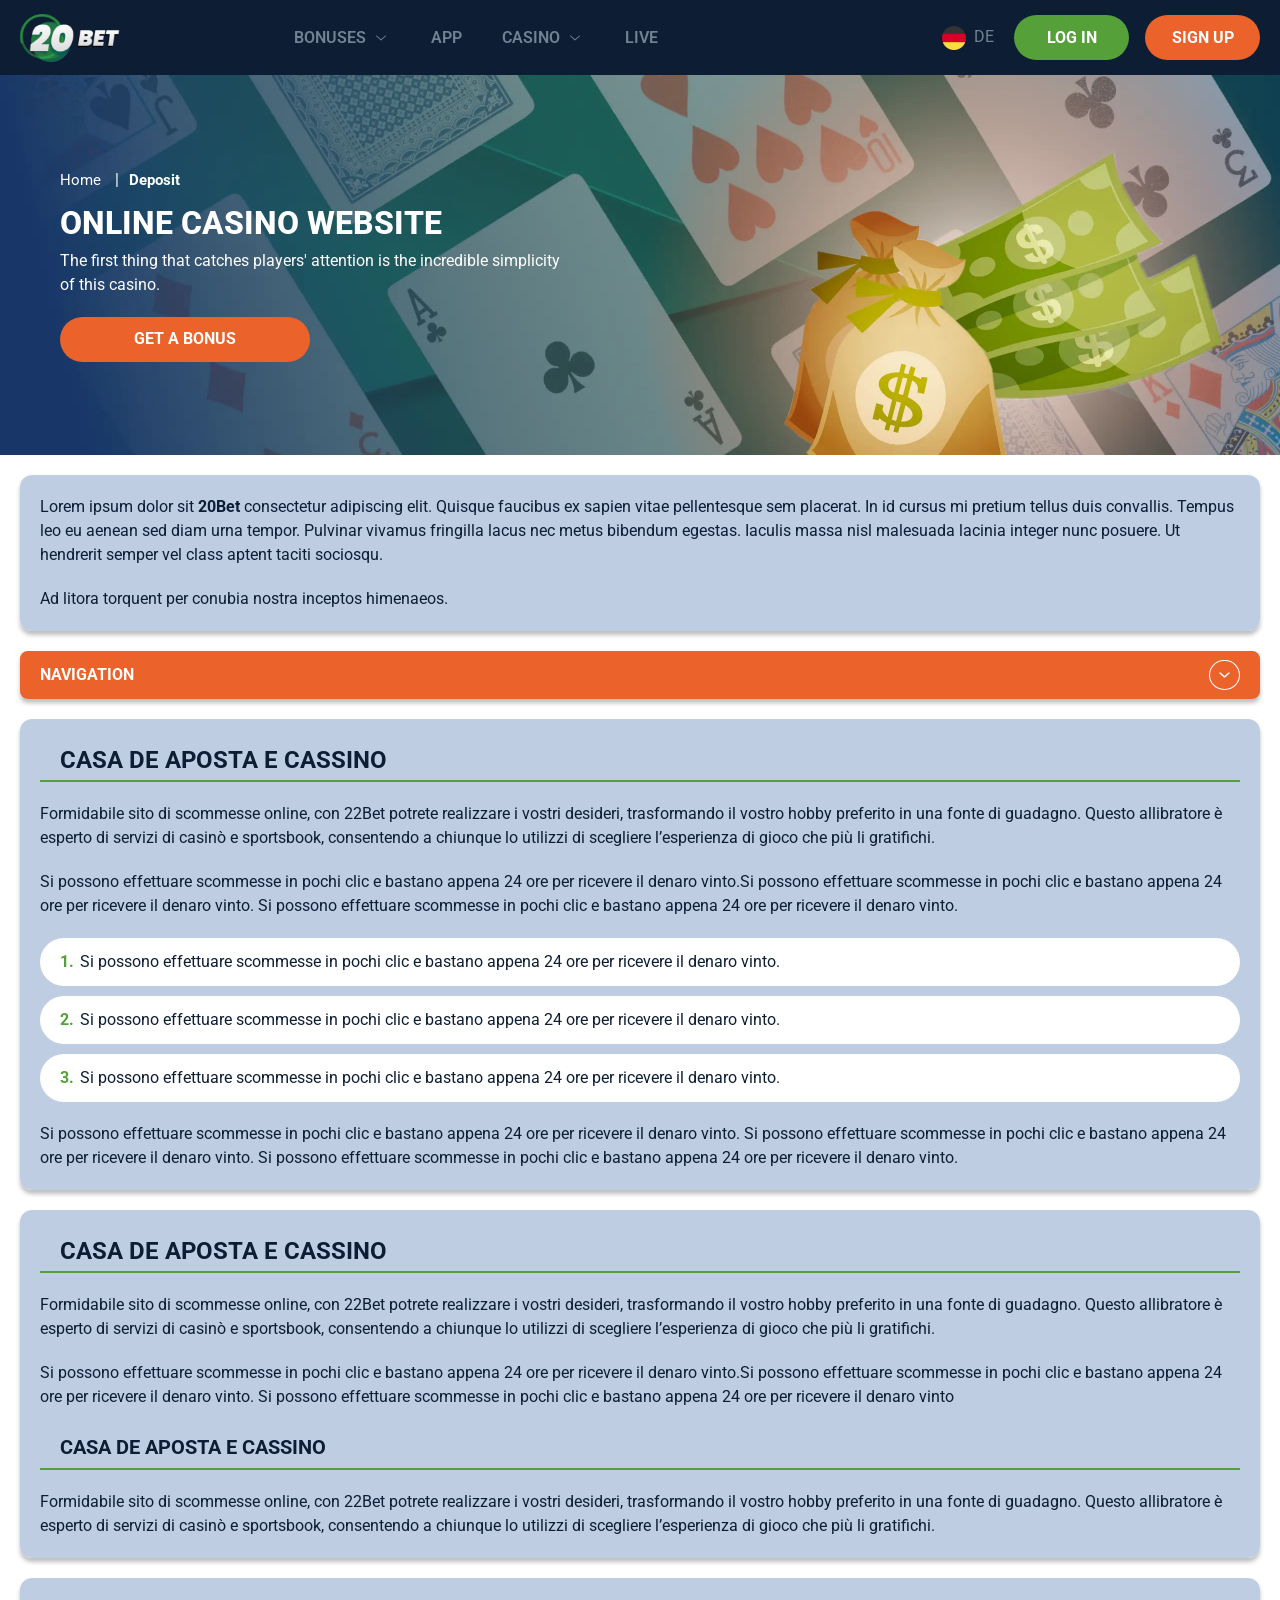
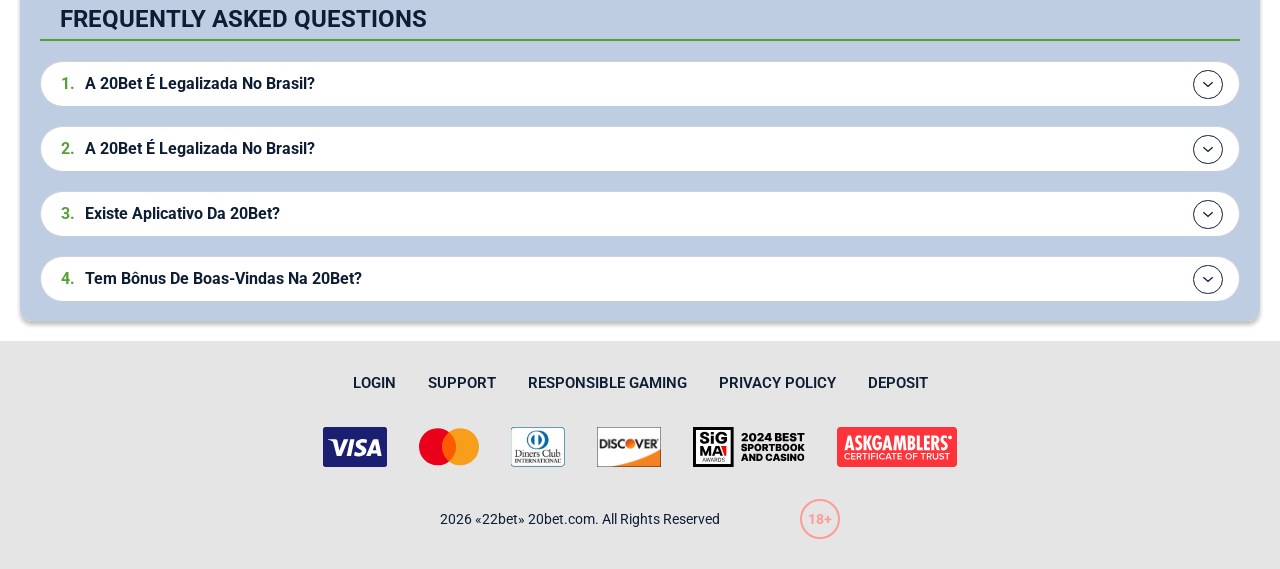
<file: deposit.html>
<!DOCTYPE html>
<html lang="de">
  <head>
    <meta charset="UTF-8" />
   
    <meta name="viewport" content="width=device-width, initial-scale=1.0" />
    <title>20Bet </title>
    <meta name="description" content />
    <meta property="og:site_name" content />
    <meta property="og:title" content />
    <meta property="og:type" content="website" />
    <meta property="og:url" content />
    <meta property="og:image" content />
    <meta property="og:image:alt" content />
    <meta property="og:locale" content="de" />
    <meta property="og:description" content />
    <link rel="preconnect" href="https://fonts.googleapis.com" />
    <link rel="preconnect" href="https://fonts.gstatic.com" crossorigin="anonymous" />
   <link href="https://fonts.googleapis.com/css2?family=Open+Sans:ital,wght@0,300..800;1,300..800&display=swap" rel="stylesheet">
<link href="https://fonts.googleapis.com/css?family=Roboto+Condensed&display=swap" rel="stylesheet">
<link href="https://fonts.googleapis.com/css2?family=Roboto:ital,wght@0,100..900;1,100..900&display=swap" rel="stylesheet">
   <link rel="stylesheet" href="./css/reset.css" />
    <link rel="stylesheet" href="./css/main.css" />
    <link rel="stylesheet" href="./css/media.css"/>
    <link rel="icon" href="./images/Group.png" type="image/x-icon"/>
    <script
    src="https://code.jquery.com/jquery-3.6.1.min.js"
    integrity="sha256-o88AwQnZB+VDvE9tvIXrMQaPlFFSUTR+nldQm1LuPXQ="
    crossorigin="anonymous"
  ></script>
  </head>
  <body>
    <header class="header">
      <section class="content header__content">
        <a href="./index.html" class="logo header__logo"
          ><img src="./images/logo.svg" alt="logo" title
        /></a>
        <button class="header__btn-menu" >
          <svg width="16px" height="16px" viewBox="0 0 16 16" xmlns="http://www.w3.org/2000/svg">
              <rect y="0" width="16" height="3" rx="1.5"></rect>
              <rect y="6.5" width="16" height="3" rx="1.5"></rect>
              <rect y="13" width="16" height="3" rx="1.5"></rect>
            </svg>
        </button>

          <nav class="menu header__menu">
            <ul class="header__menu-list">
                
              <li class="">
              <div class="header__menu-wrapper">
                <div class="js-button-expander js-button-expander--menu" >
                <a href="./bonus.html" >
                <span>Bonuses</span>
              </a>
              </div>
              <div class="header__menu-wrap js-expand-content js-expand-content--menu">
                <ul >
                  <li>
                    <a href="./freeSpins.html">
                    <span>Free Spins</span>
                  </a></li>
                  <li><a href="./promoCode.html">
                    <span>Promo Code</span>
                  </a>
                </li>
                  <li><a href="./welcomeBonus.html">
                    <span>Welcome Bonus</span>
                  </a>
                </li>
                <li><a href="./vip.html">
                    <span>VIP</span>
                  </a>
                </li>
                </ul>
              </div>
              </div>
               <a href="./bonus.html" class="header__menu-item">
                <span>Bonuses</span>
              </a>
            </li>
              <li>
                <a href="./app.html">
                 App
                </a>
              </li>
              
              <li class="">
              <div class="header__menu-wrapper">
                <div class="js-button-expander js-button-expander--menu" >
                <a href="./casino.html" >
                <span> Casino</span>
              </a>
              </div>
              <div class="header__menu-wrap js-expand-content js-expand-content--menu">
                <ul >
                  <li>
                    <a href="./slots.html">
                    <span>Slots</span>
                  </a></li>
                 
                </ul>
              </div>
              </div>
               <a href="./casino.html" class="header__menu-item">
                <span>Casino</span>
              </a>
            </li>
               <li>
                <a href="./live.html">
               Live
                </a>
              </li>
              <li>
                    <a href="./freeSpins.html">
                    <span>Free Spins</span>
                  </a></li>
                  <li><a href="./promoCode.html">
                    <span>Promo Code</span>
                  </a>
                </li>
                  <li><a href="./welcomeBonus.html">
                    <span>Welcome Bonus</span>
                  </a>
                </li>
                <li><a href="./vip.html">
                    <span>VIP</span>
                  </a>
                </li>
             <li>
                    <a href="./slots.html">
                    <span>Slots</span>
                  </a></li>
             
             
            </ul>
            <div class="header__button header__button-menu " >
              <a href="#" class="button  button__login-menu">log in</a>
              <a href="#" class="button button__menu">sign up</a>
            </div>
           
          </nav>
           <a href="" class="header__flag">
                <span><img src="./images/flag.png" alt="flag" title /></span>
                <span>de</span>
              </a>
            <a href="#" class="button button__login">log in</a>
            <a href="#" class="button button__singup">sign up</a>
            <!-- <div id="clock" class="header__time">00:00</div> -->
           
      </section>
    </header>
     <main class="main home main-page">
        <section class=" hero hero__page">
           
            <div class="background background-page">
              <img src="./images/layout-images/bg-deposit.webp" alt="hero" title />
              
            </div>
            <div class="hero__wrapper hero__wrapper-page">
              <div class="hero__data hero__data-bonus">
                <ul
                class="breadcrumbs "
                
              >
                <li
                  
                >
                  <a href="#" >
                    <span >Home</span></a
                  >
                 
                </li>
                <li
                  
                >
                  <a href="#" > <span >Deposit</span></a>
                 
                </li>
              </ul>
                <h1 class="title general hero__title">
                  Online Casino Website
                </h1>
                 <p class="hero__text">The first thing that catches players' attention is the incredible simplicity of this casino.</p>
               
                <a href="#" class="button  hero__button ">Get a Bonus</a>
               
              </div>
             
            </div>
          </section>
      <section class="main__wrap main__wrap-page">
       
       <section class="content__wrapper content__wrapper-page">

         
        
       
          <section class="content article">
            <p>
             Lorem ipsum dolor sit <a href="#">20Bet</a> consectetur adipiscing elit. Quisque faucibus ex sapien vitae pellentesque sem placerat. In id cursus mi pretium tellus duis convallis. Tempus leo eu aenean sed diam urna tempor. Pulvinar vivamus fringilla lacus nec metus bibendum egestas. Iaculis massa nisl malesuada lacinia integer nunc posuere. Ut hendrerit semper vel class aptent taciti sociosqu.
            </p>
            <p>
             Ad litora torquent per conubia nostra inceptos himenaeos.
            </p>
          </section>
         
               <section class="content menu-review__content">
              

            
                <div class="menu__review-desk menu__review-content">Navigation</div>
                <ul class="menu__review menu__review-list">
                  <li><a href="#">Lorem ipsum dolor sit</a></li>
                    <li><a href="#">Amet consectetur adipiscing</a></li>
                      <li><a href="#">Quisque faucibus ex sapien vitae</a></li>
                        <li><a href="#">Ut hendrerit sempero</a></li>
                          <li><a href="#">Pulvinar vivamus fringilla</a></li>
                           <li><a href="#">Ad litora torquent per conubia</a></li>
                         
                          
                </ul>
             
          
          </section>
          
        
          <section class="content article">
            <h2 class="title high article__title">Casa de Aposta e Cassino</h2>
             
            <p>
             Formidabile sito di scommesse online, con 22Bet potrete realizzare i vostri desideri, trasformando il vostro hobby preferito in una fonte di guadagno. Questo allibratore è esperto di servizi di casinò e sportsbook, consentendo a chiunque lo utilizzi di scegliere l’esperienza di gioco che più li gratifichi.
            </p>
            <p>
             Si possono effettuare scommesse in pochi clic e bastano appena 24 ore per ricevere il denaro vinto.Si possono effettuare scommesse in pochi clic e bastano appena 24 ore per ricevere il denaro vinto. Si possono effettuare scommesse in pochi clic e bastano appena 24 ore per ricevere il denaro vinto.
            </p>
           <ol>
              <li>Si possono effettuare scommesse in pochi clic e bastano appena 24 ore per ricevere il denaro vinto.</li>
              <li>Si possono effettuare scommesse in pochi clic e bastano appena 24 ore per ricevere il denaro vinto.</li>
              <li>Si possono effettuare scommesse in pochi clic e bastano appena 24 ore per ricevere il denaro vinto.</li>
            </ol>
            <p>Si possono effettuare scommesse in pochi clic e bastano appena 24 ore per ricevere il denaro vinto. Si possono effettuare scommesse in pochi clic e bastano appena 24 ore per ricevere il denaro vinto. Si possono effettuare scommesse in pochi clic e bastano appena 24 ore per ricevere il denaro vinto.</p>
          </section>
         
         
           <section class="content article">
            <h2 class="title high article__title">Casa de Aposta e Cassino</h2>
            <p>Formidabile sito di scommesse online, con 22Bet potrete realizzare i vostri desideri, trasformando il vostro hobby preferito in una fonte di guadagno. Questo allibratore è esperto di servizi di casinò e sportsbook, consentendo a chiunque lo utilizzi di scegliere l’esperienza di gioco che più li gratifichi.</p>
            <p>Si possono effettuare scommesse in pochi clic e bastano appena 24 ore per ricevere il denaro vinto.Si possono effettuare scommesse in pochi clic e bastano appena 24 ore per ricevere il denaro vinto. Si possono effettuare scommesse in pochi clic e bastano appena 24 ore per ricevere il denaro vinto</p>
            <h3>Casa de Aposta e Cassino</h3>
            <p>Formidabile sito di scommesse online, con 22Bet potrete realizzare i vostri desideri, trasformando il vostro hobby preferito in una fonte di guadagno. Questo allibratore è esperto di servizi di casinò e sportsbook, consentendo a chiunque lo utilizzi di scegliere l’esperienza di gioco che più li gratifichi.</p>
           </section>

          <section class="content faq">
            <h2 class="title high faq__title">Frequently Asked Questions</h2>
            <ul class="faq__list " >
              <li class="faq__item"  >
                <h3 class="title medium faq__subtitle js-button-expander js-button-expander--faq"  >A 20Bet é legalizada no Brasil?
                 </h3>
                <div  class="faq__answer js-expand-content js-expand-content--faq" >
                  <p  >
                    Sim, a casa de apostas tem licença emitida por Curaçao, que é reconhecida no Brasil e a permite atuar por aqui.
                  </p>
                </div>
              </li>
              <li class="faq__item"  >
                <h3 class="title medium faq__subtitle js-button-expander js-button-expander--faq"  >A 20Bet é legalizada no Brasil?</h3>
                <div class="faq__answer js-expand-content js-expand-content--faq" >
                  <p  >
                    Sim, a casa de apostas tem licença emitida por Curaçao, que é reconhecida no Brasil e a permite atuar por aqui.
                  </p>
                </div>
              </li> 
              <li class="faq__item"  >
                <h3 class="title medium faq__subtitle js-button-expander js-button-expander--faq"  >Existe aplicativo da 20Bet?</h3>
                <div class="faq__answer js-expand-content js-expand-content--faq" >
                  <p  >
                   Sim, disponível para sistemas operacionais iOS e Android.
                  </p>
                </div>
              </li> 
              <li class="faq__item"  >
                <h3 class="title medium faq__subtitle js-button-expander js-button-expander--faq"  >Tem bônus de boas-vindas na 20Bet?</h3>
                <div class="faq__answer js-expand-content js-expand-content--faq" >
                  <p  >
                   O pacote especial para novos usuários da 20Bet paga 100% sobre o primeiro depósito, com limite de 600 BRL.
                  </p>
                </div>
              </li> 
             
            </ul>
          </section>
          
        </section> 
      
        <div class=""  onclick="scrollToTop()">
          <button class="main__arrow" id="scrollToTopBtn"></button>
        </div> 
        
      </section>
    </main> 
   <footer class=" footer ">
      <section class="content footer__content">
        <ul class="footer__menu">
         <li><a href="./login.html">Login</a></li>
         <li><a href="./support.html">Support</a></li>
         <li><a href="./responsible.html">Responsible Gaming</a></li>
         <li><a href="./policy.html">Privacy Policy</a></li>
         <li><a href="./deposit.html">Deposit</a></li>
        </ul>
       
          <ul class="footer__cards-list">
           
            <li>
              <a href="#"
                ><img src="./images/visa.svg" alt="cardvisa" title
              /></a>
            </li>
            <li>
              <a href="#"
                ><img
                  src="./images/mastercard.svg"
                  alt="mastercard"
                  title
              /></a>
            </li>
            <li>
                <a href="#"
                  ><img src="./images/diners.svg" alt="diners" title
                /></a>
              </li>
              <li>
                <a href="#"
                  ><img src="./images/discover.svg" alt="discover" title
                /></a>
              </li>
              <li>
                <a href="#"
                  ><img src="./images/sigma.svg" alt="sigma" title
                /></a>
              </li>
              <li>
                <a href="#"
                  ><img src="./images/ask.svg" alt="ask" title
                /></a>
              </li>
            
          </ul>
       
        <div class="footer__wrapp">
          <div class="footer__text">
           
            <p>2026 «22bet» 20bet.com. All Rights Reserved
</p>
           
          </div>
          <div class="footer__age">
            <img src="./images/age.svg" alt="age" title />
          </div>
        </div>
      
      </section>
    </footer>
    <script src="./js/arrowUp.js" defer></script>
    <script src="./js/sidebar.js" defer></script>
    <script src="./js/expander.js" defer></script>
    <script src="./js/mobile-menu.js" defer></script>
    <!-- <script src="./js/clock.js" defer></script> -->
  </body>
</html>
</file>
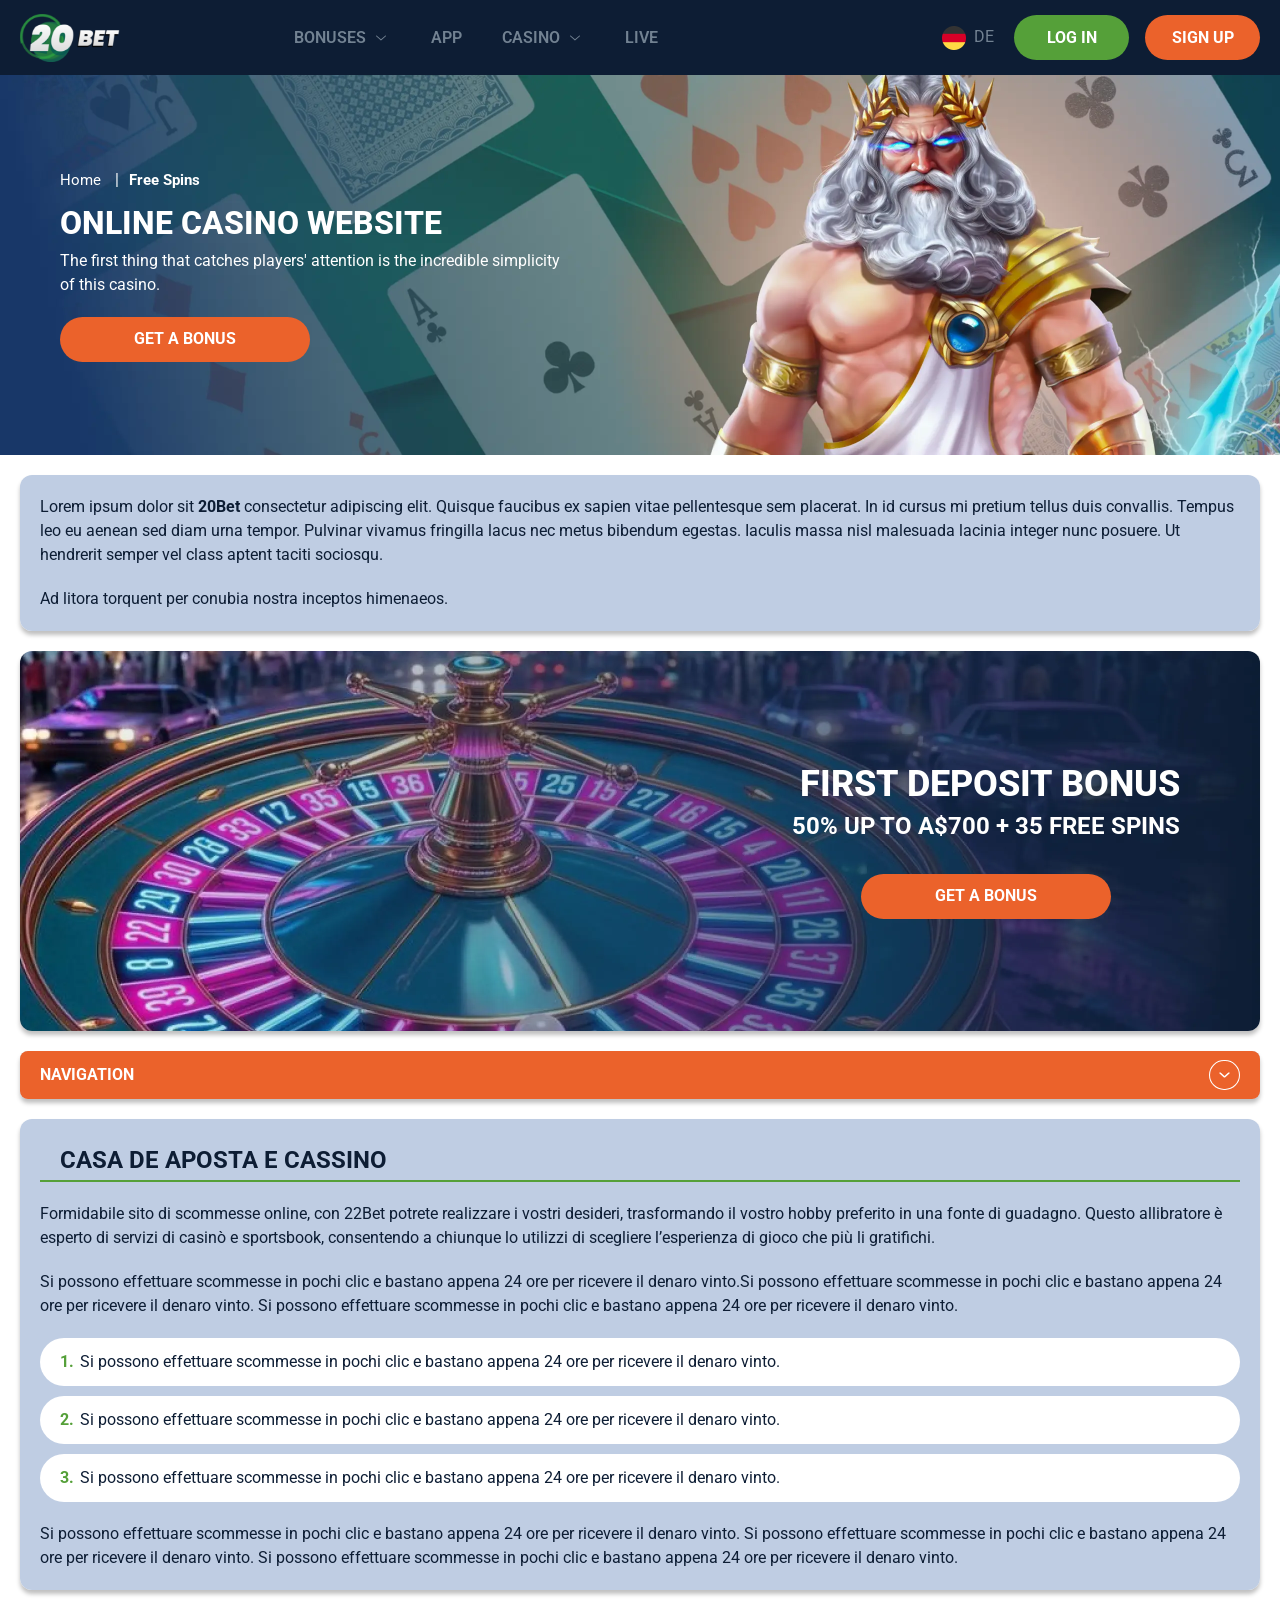
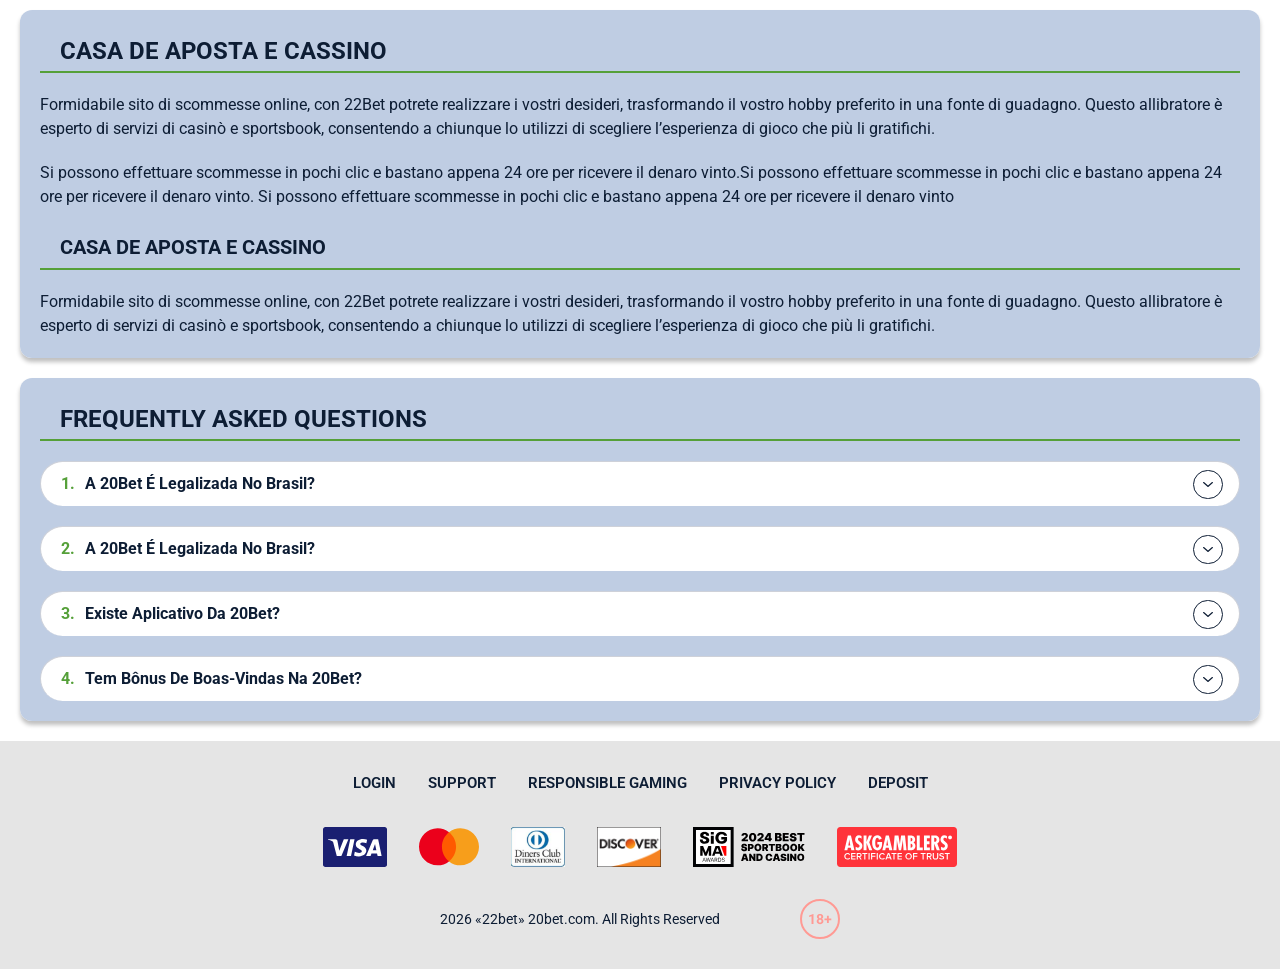
<file: freeSpins.html>
<!DOCTYPE html>
<html lang="de">
  <head>
    <meta charset="UTF-8" />
   
    <meta name="viewport" content="width=device-width, initial-scale=1.0" />
    <title>20Bet </title>
    <meta name="description" content />
    <meta property="og:site_name" content />
    <meta property="og:title" content />
    <meta property="og:type" content="website" />
    <meta property="og:url" content />
    <meta property="og:image" content />
    <meta property="og:image:alt" content />
    <meta property="og:locale" content="de" />
    <meta property="og:description" content />
    <link rel="preconnect" href="https://fonts.googleapis.com" />
    <link rel="preconnect" href="https://fonts.gstatic.com" crossorigin="anonymous" />
   <link href="https://fonts.googleapis.com/css2?family=Open+Sans:ital,wght@0,300..800;1,300..800&display=swap" rel="stylesheet">
<link href="https://fonts.googleapis.com/css?family=Roboto+Condensed&display=swap" rel="stylesheet">
<link href="https://fonts.googleapis.com/css2?family=Roboto:ital,wght@0,100..900;1,100..900&display=swap" rel="stylesheet">
   <link rel="stylesheet" href="./css/reset.css" />
    <link rel="stylesheet" href="./css/main.css" />
    <link rel="stylesheet" href="./css/media.css"/>
    <link rel="icon" href="./images/Group.png" type="image/x-icon"/>
    <script
    src="https://code.jquery.com/jquery-3.6.1.min.js"
    integrity="sha256-o88AwQnZB+VDvE9tvIXrMQaPlFFSUTR+nldQm1LuPXQ="
    crossorigin="anonymous"
  ></script>
  </head>
  <body>
    <header class="header">
      <section class="content header__content">
        <a href="./index.html" class="logo header__logo"
          ><img src="./images/logo.svg" alt="logo" title
        /></a>
        <button class="header__btn-menu" >
          <svg width="16px" height="16px" viewBox="0 0 16 16" xmlns="http://www.w3.org/2000/svg">
              <rect y="0" width="16" height="3" rx="1.5"></rect>
              <rect y="6.5" width="16" height="3" rx="1.5"></rect>
              <rect y="13" width="16" height="3" rx="1.5"></rect>
            </svg>
        </button>

          <nav class="menu header__menu">
            <ul class="header__menu-list">
                
              <li class="">
              <div class="header__menu-wrapper">
                <div class="js-button-expander js-button-expander--menu" >
                <a href="./bonus.html" >
                <span>Bonuses</span>
              </a>
              </div>
              <div class="header__menu-wrap js-expand-content js-expand-content--menu">
                <ul >
                  <li>
                    <a href="./freeSpins.html">
                    <span>Free Spins</span>
                  </a></li>
                  <li><a href="./promoCode.html">
                    <span>Promo Code</span>
                  </a>
                </li>
                  <li><a href="./welcomeBonus.html">
                    <span>Welcome Bonus</span>
                  </a>
                </li>
                <li><a href="./vip.html">
                    <span>VIP</span>
                  </a>
                </li>
                </ul>
              </div>
              </div>
               <a href="./bonus.html" class="header__menu-item">
                <span>Bonuses</span>
              </a>
            </li>
              <li>
                <a href="./app.html">
                 App
                </a>
              </li>
              
              <li class="">
              <div class="header__menu-wrapper">
                <div class="js-button-expander js-button-expander--menu" >
                <a href="./casino.html" >
                <span> Casino</span>
              </a>
              </div>
              <div class="header__menu-wrap js-expand-content js-expand-content--menu">
                <ul >
                  <li>
                    <a href="./slots.html">
                    <span>Slots</span>
                  </a></li>
                 
                </ul>
              </div>
              </div>
               <a href="./casino.html" class="header__menu-item">
                <span>Casino</span>
              </a>
            </li>
               <li>
                <a href="./live.html">
               Live
                </a>
              </li>
              <li>
                    <a href="./freeSpins.html">
                    <span>Free Spins</span>
                  </a></li>
                  <li><a href="./promoCode.html">
                    <span>Promo Code</span>
                  </a>
                </li>
                  <li><a href="./welcomeBonus.html">
                    <span>Welcome Bonus</span>
                  </a>
                </li>
                <li><a href="./vip.html">
                    <span>VIP</span>
                  </a>
                </li>
             <li>
                    <a href="./slots.html">
                    <span>Slots</span>
                  </a></li>
             
             
            </ul>
            <div class="header__button header__button-menu " >
              <a href="#" class="button  button__login-menu">log in</a>
              <a href="#" class="button button__menu">sign up</a>
            </div>
           
          </nav>
           <a href="" class="header__flag">
                <span><img src="./images/flag.png" alt="flag" title /></span>
                <span>de</span>
              </a>
            <a href="#" class="button button__login">log in</a>
            <a href="#" class="button button__singup">sign up</a>
            <!-- <div id="clock" class="header__time">00:00</div> -->
           
      </section>
    </header>
     <main class="main home main-page">
        <section class=" hero hero__page">
           
            <div class="background background-page">
              <img src="./images/layout-images/bg-freeSpin.webp" alt="hero" title />
              
            </div>
            <div class="hero__wrapper hero__wrapper-page">
              <div class="hero__data hero__data-bonus">
                <ul
                class="breadcrumbs "
                
              >
                <li
                  
                >
                  <a href="#" >
                    <span >Home</span></a
                  >
                 
                </li>
                <li
                  
                >
                  <a href="#" > <span >Free Spins</span></a>
                 
                </li>
              </ul>
                <h1 class="title general hero__title">
                  Online Casino Website
                </h1>
                 <p class="hero__text">The first thing that catches players' attention is the incredible simplicity of this casino.</p>
               
                <a href="#" class="button  hero__button ">Get a Bonus</a>
               
              </div>
             
            </div>
          </section>
      <section class="main__wrap main__wrap-page">
       
       <section class="content__wrapper content__wrapper-page">

         
        
       
          <section class="content article">
            <p>
             Lorem ipsum dolor sit <a href="#">20Bet</a> consectetur adipiscing elit. Quisque faucibus ex sapien vitae pellentesque sem placerat. In id cursus mi pretium tellus duis convallis. Tempus leo eu aenean sed diam urna tempor. Pulvinar vivamus fringilla lacus nec metus bibendum egestas. Iaculis massa nisl malesuada lacinia integer nunc posuere. Ut hendrerit semper vel class aptent taciti sociosqu.
            </p>
            <p>
             Ad litora torquent per conubia nostra inceptos himenaeos.
            </p>
          </section>
         
             
               <section class="content banner banner-main">
            <div class="background ">
              
              <img src="./images/layout-images/banner-freeSpin.webp" alt="banner" title />
              
            </div>
            <div class="banner__info">
              
              <h2 class="title high banner__title-main">
                  
               first Deposit Bonus
              </h2>
            <p class="banner__subtitle">50% up to A$700 + 35 Free spins</p>
              <a href="#" class="button banner__button">Get a Bonus</a>
            </div>
          </section>
        
         <section class="content menu-review__content">
              

            
                <div class="menu__review-desk menu__review-content">Navigation</div>
                <ul class="menu__review menu__review-list">
                  <li><a href="#">Lorem ipsum dolor sit</a></li>
                    <li><a href="#">Amet consectetur adipiscing</a></li>
                      <li><a href="#">Quisque faucibus ex sapien vitae</a></li>
                        <li><a href="#">Ut hendrerit sempero</a></li>
                          <li><a href="#">Pulvinar vivamus fringilla</a></li>
                           <li><a href="#">Ad litora torquent per conubia</a></li>
                         
                          
                </ul>
             
          
          </section>
          
          
        
          <section class="content article">
            <h2 class="title high article__title">Casa de Aposta e Cassino</h2>
             
            <p>
             Formidabile sito di scommesse online, con 22Bet potrete realizzare i vostri desideri, trasformando il vostro hobby preferito in una fonte di guadagno. Questo allibratore è esperto di servizi di casinò e sportsbook, consentendo a chiunque lo utilizzi di scegliere l’esperienza di gioco che più li gratifichi.
            </p>
            <p>
             Si possono effettuare scommesse in pochi clic e bastano appena 24 ore per ricevere il denaro vinto.Si possono effettuare scommesse in pochi clic e bastano appena 24 ore per ricevere il denaro vinto. Si possono effettuare scommesse in pochi clic e bastano appena 24 ore per ricevere il denaro vinto.
            </p>
           <ol>
              <li>Si possono effettuare scommesse in pochi clic e bastano appena 24 ore per ricevere il denaro vinto.</li>
              <li>Si possono effettuare scommesse in pochi clic e bastano appena 24 ore per ricevere il denaro vinto.</li>
              <li>Si possono effettuare scommesse in pochi clic e bastano appena 24 ore per ricevere il denaro vinto.</li>
            </ol>
            <p>Si possono effettuare scommesse in pochi clic e bastano appena 24 ore per ricevere il denaro vinto. Si possono effettuare scommesse in pochi clic e bastano appena 24 ore per ricevere il denaro vinto. Si possono effettuare scommesse in pochi clic e bastano appena 24 ore per ricevere il denaro vinto.</p>
          </section>
         
         
           <section class="content article">
            <h2 class="title high article__title">Casa de Aposta e Cassino</h2>
            <p>Formidabile sito di scommesse online, con 22Bet potrete realizzare i vostri desideri, trasformando il vostro hobby preferito in una fonte di guadagno. Questo allibratore è esperto di servizi di casinò e sportsbook, consentendo a chiunque lo utilizzi di scegliere l’esperienza di gioco che più li gratifichi.</p>
            <p>Si possono effettuare scommesse in pochi clic e bastano appena 24 ore per ricevere il denaro vinto.Si possono effettuare scommesse in pochi clic e bastano appena 24 ore per ricevere il denaro vinto. Si possono effettuare scommesse in pochi clic e bastano appena 24 ore per ricevere il denaro vinto</p>
            <h3>Casa de Aposta e Cassino</h3>
            <p>Formidabile sito di scommesse online, con 22Bet potrete realizzare i vostri desideri, trasformando il vostro hobby preferito in una fonte di guadagno. Questo allibratore è esperto di servizi di casinò e sportsbook, consentendo a chiunque lo utilizzi di scegliere l’esperienza di gioco che più li gratifichi.</p>
           </section>

          <section class="content faq">
            <h2 class="title high faq__title">Frequently Asked Questions</h2>
            <ul class="faq__list " >
              <li class="faq__item"  >
                <h3 class="title medium faq__subtitle js-button-expander js-button-expander--faq"  >A 20Bet é legalizada no Brasil?
                 </h3>
                <div  class="faq__answer js-expand-content js-expand-content--faq" >
                  <p  >
                    Sim, a casa de apostas tem licença emitida por Curaçao, que é reconhecida no Brasil e a permite atuar por aqui.
                  </p>
                </div>
              </li>
              <li class="faq__item"  >
                <h3 class="title medium faq__subtitle js-button-expander js-button-expander--faq"  >A 20Bet é legalizada no Brasil?</h3>
                <div class="faq__answer js-expand-content js-expand-content--faq" >
                  <p  >
                    Sim, a casa de apostas tem licença emitida por Curaçao, que é reconhecida no Brasil e a permite atuar por aqui.
                  </p>
                </div>
              </li> 
              <li class="faq__item"  >
                <h3 class="title medium faq__subtitle js-button-expander js-button-expander--faq"  >Existe aplicativo da 20Bet?</h3>
                <div class="faq__answer js-expand-content js-expand-content--faq" >
                  <p  >
                   Sim, disponível para sistemas operacionais iOS e Android.
                  </p>
                </div>
              </li> 
              <li class="faq__item"  >
                <h3 class="title medium faq__subtitle js-button-expander js-button-expander--faq"  >Tem bônus de boas-vindas na 20Bet?</h3>
                <div class="faq__answer js-expand-content js-expand-content--faq" >
                  <p  >
                   O pacote especial para novos usuários da 20Bet paga 100% sobre o primeiro depósito, com limite de 600 BRL.
                  </p>
                </div>
              </li> 
             
            </ul>
          </section>
          
        </section> 
      
        <div class=""  onclick="scrollToTop()">
          <button class="main__arrow" id="scrollToTopBtn"></button>
        </div> 
        
      </section>
    </main> 
    <footer class=" footer ">
      <section class="content footer__content">
        <ul class="footer__menu">
         <li><a href="./login.html">Login</a></li>
         <li><a href="./support.html">Support</a></li>
         <li><a href="./responsible.html">Responsible Gaming</a></li>
         <li><a href="./policy.html">Privacy Policy</a></li>
         <li><a href="./deposit.html">Deposit</a></li>
        </ul>
       
          <ul class="footer__cards-list">
           
            <li>
              <a href="#"
                ><img src="./images/visa.svg" alt="cardvisa" title
              /></a>
            </li>
            <li>
              <a href="#"
                ><img
                  src="./images/mastercard.svg"
                  alt="mastercard"
                  title
              /></a>
            </li>
            <li>
                <a href="#"
                  ><img src="./images/diners.svg" alt="diners" title
                /></a>
              </li>
              <li>
                <a href="#"
                  ><img src="./images/discover.svg" alt="discover" title
                /></a>
              </li>
              <li>
                <a href="#"
                  ><img src="./images/sigma.svg" alt="sigma" title
                /></a>
              </li>
              <li>
                <a href="#"
                  ><img src="./images/ask.svg" alt="ask" title
                /></a>
              </li>
            
          </ul>
       
        <div class="footer__wrapp">
          <div class="footer__text">
           
            <p>2026 «22bet» 20bet.com. All Rights Reserved

</p>
           
          </div>
          <div class="footer__age">
            <img src="./images/age.svg" alt="age" title />
          </div>
        </div>
      
      </section>
    </footer>
    <script src="./js/arrowUp.js" defer></script>
    <script src="./js/sidebar.js" defer></script>
    <script src="./js/expander.js" defer></script>
    <script src="./js/mobile-menu.js" defer></script>
    <!-- <script src="./js/clock.js" defer></script> -->
  </body>
</html>
</file>
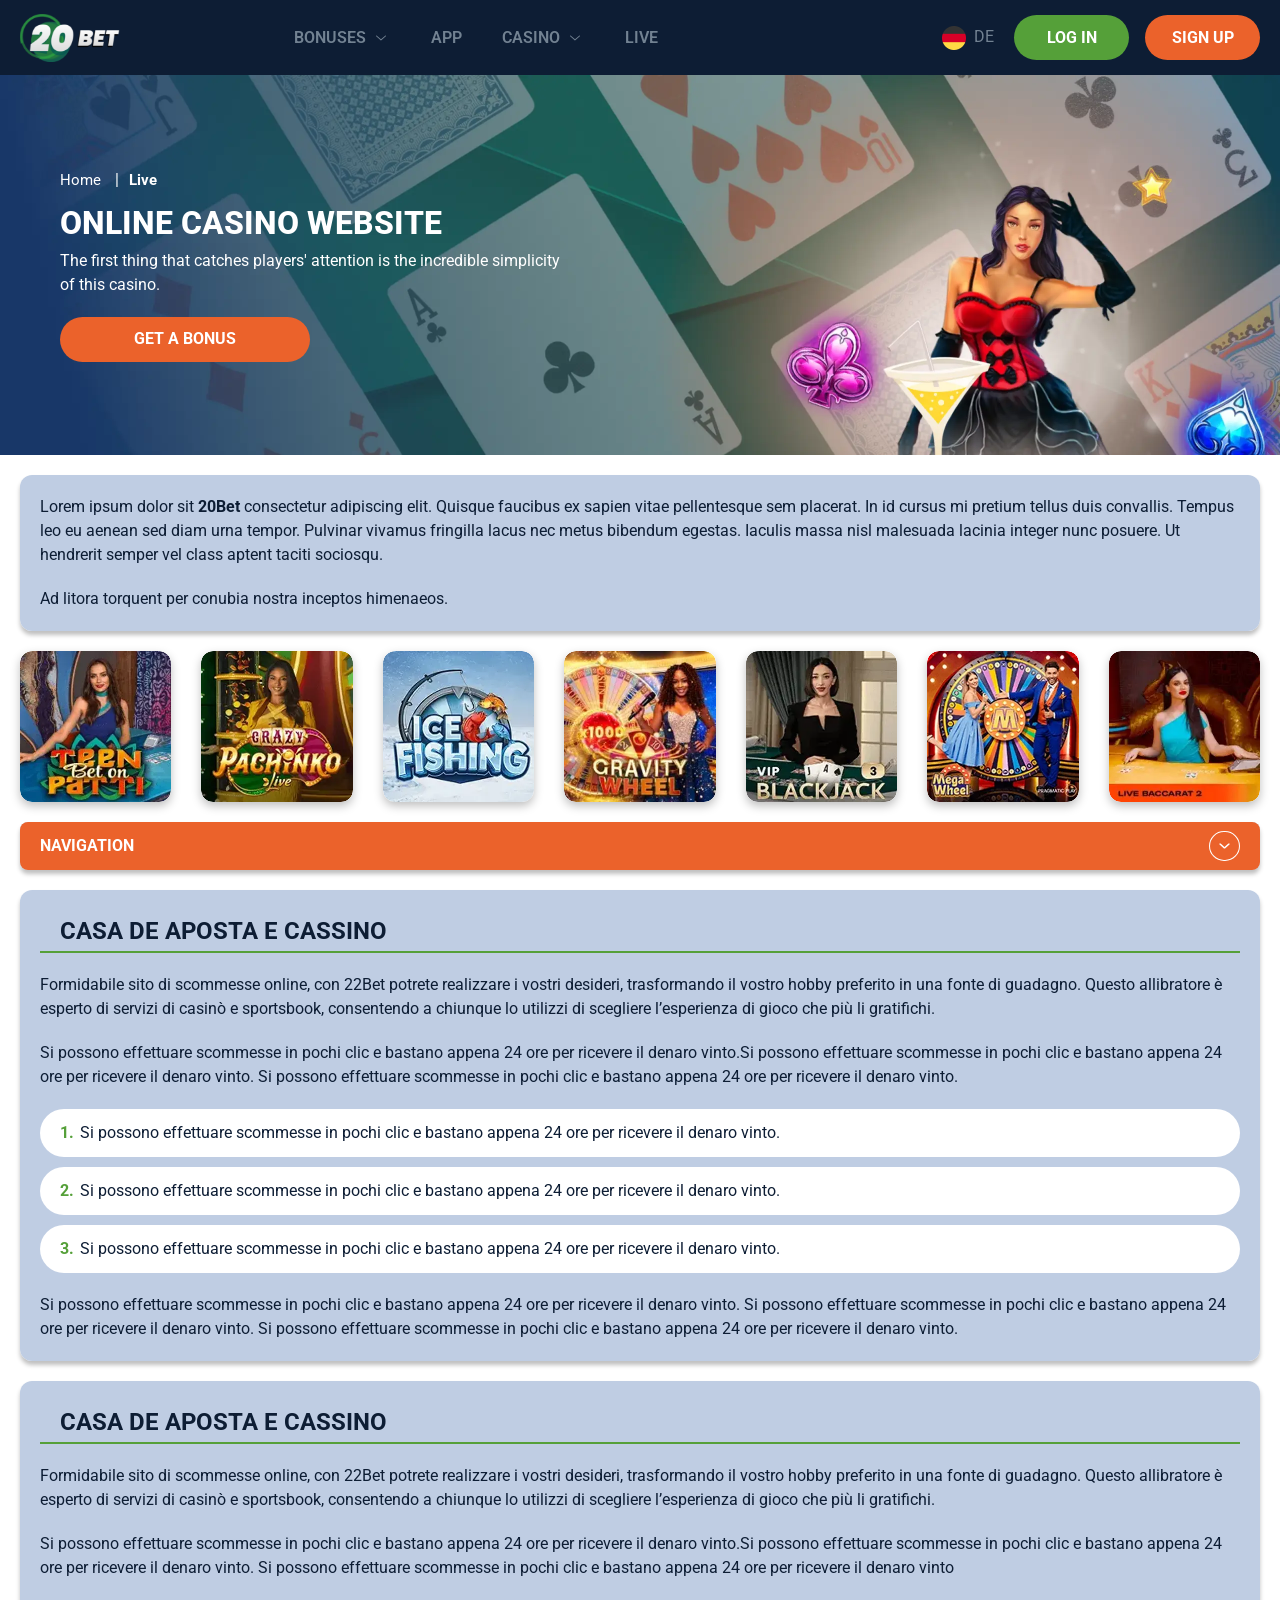
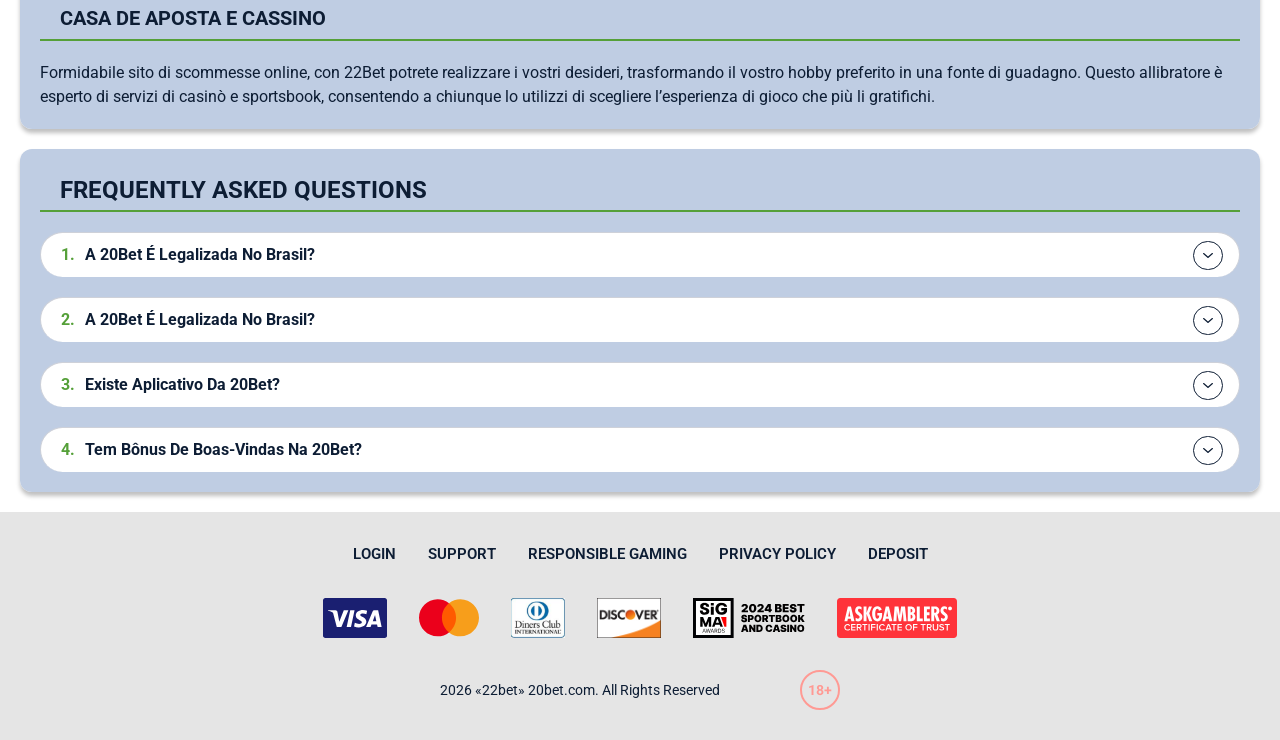
<file: live.html>
<!DOCTYPE html>
<html lang="de">
  <head>
    <meta charset="UTF-8" />
   
    <meta name="viewport" content="width=device-width, initial-scale=1.0" />
    <title>20Bet </title>
    <meta name="description" content />
    <meta property="og:site_name" content />
    <meta property="og:title" content />
    <meta property="og:type" content="website" />
    <meta property="og:url" content />
    <meta property="og:image" content />
    <meta property="og:image:alt" content />
    <meta property="og:locale" content="de" />
    <meta property="og:description" content />
    <link rel="preconnect" href="https://fonts.googleapis.com" />
    <link rel="preconnect" href="https://fonts.gstatic.com" crossorigin="anonymous" />
   <link href="https://fonts.googleapis.com/css2?family=Open+Sans:ital,wght@0,300..800;1,300..800&display=swap" rel="stylesheet">
<link href="https://fonts.googleapis.com/css?family=Roboto+Condensed&display=swap" rel="stylesheet">
<link href="https://fonts.googleapis.com/css2?family=Roboto:ital,wght@0,100..900;1,100..900&display=swap" rel="stylesheet">
   <link rel="stylesheet" href="./css/reset.css" />
    <link rel="stylesheet" href="./css/main.css" />
    <link rel="stylesheet" href="./css/media.css"/>
    <link rel="icon" href="./images/Group.png" type="image/x-icon"/>
    <script
    src="https://code.jquery.com/jquery-3.6.1.min.js"
    integrity="sha256-o88AwQnZB+VDvE9tvIXrMQaPlFFSUTR+nldQm1LuPXQ="
    crossorigin="anonymous"
  ></script>
  </head>
  <body>
    <header class="header">
      <section class="content header__content">
        <a href="./index.html" class="logo header__logo"
          ><img src="./images/logo.svg" alt="logo" title
        /></a>
        <button class="header__btn-menu" >
          <svg width="16px" height="16px" viewBox="0 0 16 16" xmlns="http://www.w3.org/2000/svg">
              <rect y="0" width="16" height="3" rx="1.5"></rect>
              <rect y="6.5" width="16" height="3" rx="1.5"></rect>
              <rect y="13" width="16" height="3" rx="1.5"></rect>
            </svg>
        </button>

          <nav class="menu header__menu">
            <ul class="header__menu-list">
                
              <li class="">
              <div class="header__menu-wrapper">
                <div class="js-button-expander js-button-expander--menu" >
                <a href="./bonus.html" >
                <span>Bonuses</span>
              </a>
              </div>
              <div class="header__menu-wrap js-expand-content js-expand-content--menu">
                <ul >
                  <li>
                    <a href="./freeSpins.html">
                    <span>Free Spins</span>
                  </a></li>
                  <li><a href="./promoCode.html">
                    <span>Promo Code</span>
                  </a>
                </li>
                  <li><a href="./welcomeBonus.html">
                    <span>Welcome Bonus</span>
                  </a>
                </li>
                <li><a href="./vip.html">
                    <span>VIP</span>
                  </a>
                </li>
                </ul>
              </div>
              </div>
               <a href="./bonus.html" class="header__menu-item">
                <span>Bonuses</span>
              </a>
            </li>
              <li>
                <a href="./app.html">
                 App
                </a>
              </li>
              
              <li class="">
              <div class="header__menu-wrapper">
                <div class="js-button-expander js-button-expander--menu" >
                <a href="./casino.html" >
                <span> Casino</span>
              </a>
              </div>
              <div class="header__menu-wrap js-expand-content js-expand-content--menu">
                <ul >
                  <li>
                    <a href="./slots.html">
                    <span>Slots</span>
                  </a></li>
                 
                </ul>
              </div>
              </div>
               <a href="./casino.html" class="header__menu-item">
                <span>Casino</span>
              </a>
            </li>
               <li>
                <a href="./live.html">
               Live
                </a>
              </li>
              <li>
                    <a href="./freeSpins.html">
                    <span>Free Spins</span>
                  </a></li>
                  <li><a href="./promoCode.html">
                    <span>Promo Code</span>
                  </a>
                </li>
                  <li><a href="./welcomeBonus.html">
                    <span>Welcome Bonus</span>
                  </a>
                </li>
                <li><a href="./vip.html">
                    <span>VIP</span>
                  </a>
                </li>
             <li>
                    <a href="./slots.html">
                    <span>Slots</span>
                  </a></li>
             
             
            </ul>
            <div class="header__button header__button-menu " >
              <a href="#" class="button  button__login-menu">log in</a>
              <a href="#" class="button button__menu">sign up</a>
            </div>
           
          </nav>
          <a href="" class="header__flag">
                <span><img src="./images/flag.png" alt="flag" title /></span>
                <span>de</span>
              </a>
            <a href="#" class="button button__login">log in</a>
            <a href="#" class="button button__singup">sign up</a>
            <!-- <div id="clock" class="header__time">00:00</div> -->
            
      </section>
    </header>
     <main class="main home main-page">
        <section class=" hero hero__page">
           
            <div class="background background-page">
              <img src="./images/live/bg-live.webp" alt="hero" title />
              
            </div>
            <div class="hero__wrapper hero__wrapper-page">
              <div class="hero__data hero__data-bonus">
                <ul
                class="breadcrumbs "
                
              >
                <li
                  
                >
                  <a href="#" >
                    <span >Home</span></a
                  >
                 
                </li>
                <li
                  
                >
                  <a href="#" > <span >Live</span></a>
                 
                </li>
              </ul>
                <h1 class="title general hero__title">
                  Online Casino Website
                </h1>
                 <p class="hero__text">The first thing that catches players' attention is the incredible simplicity of this casino.</p>
               
                <a href="#" class="button  hero__button ">Get a Bonus</a>
               
              </div>
             
            </div>
          </section>
      <section class="main__wrap main__wrap-page">
       
       <section class="content__wrapper content__wrapper-page">

         
        
       
          <section class="content article">
            <p>
             Lorem ipsum dolor sit <a href="#">20Bet</a> consectetur adipiscing elit. Quisque faucibus ex sapien vitae pellentesque sem placerat. In id cursus mi pretium tellus duis convallis. Tempus leo eu aenean sed diam urna tempor. Pulvinar vivamus fringilla lacus nec metus bibendum egestas. Iaculis massa nisl malesuada lacinia integer nunc posuere. Ut hendrerit semper vel class aptent taciti sociosqu.
            </p>
            <p>
             Ad litora torquent per conubia nostra inceptos himenaeos.
            </p>
          </section>
               <section class="content casino">
           
              <ul class="casino__list ">
                <li class="casino__item">
                    <div class="casino__wrapper">
                      <img class="casino__img" src="./images/live/card-live1.webp" alt="" title>
                    <div class="casino__hover casino__hover-live">
                        
                        <div class="casino-box">
                            
                        <a href="#" class="button  casino__buttons"><img src="./images/card-button.svg" alt="" title></a>
                        </div>
                    </div>
                    </div>
                    
                </li>
                <li class="casino__item">
                  <div class="casino__wrapper">
                    <img class="casino__img" src="./images/live/card-live2.webp" alt="" title>
                <div class="casino__hover casino__hover-live">
                      
                        <div class="casino-box">
                            
                        <a href="#" class="button  casino__buttons"><img src="./images/card-button.svg" alt="" title></a>
                        </div>
                    </div>
                  </div>
                 
              </li>
              <li class="casino__item">
                <div class="casino__wrapper">
                  <img class="casino__img" src="./images/live/card-live3.webp" alt="" title>
               <div class="casino__hover casino__hover-live">
                        
                        <div class="casino-box">
                            
                        <a href="#" class="button  casino__buttons"><img src="./images/card-button.svg" alt="" title></a>
                        </div>
                    </div>
               
            </li>
             <li class="casino__item">
                <div class="casino__wrapper">
                  <img class="casino__img" src="./images/live/card-live4.webp" alt="" title>
               <div class="casino__hover casino__hover-live">
                        
                        <div class="casino-box">
                            
                        <a href="#" class="button  casino__buttons"><img src="./images/card-button.svg" alt="" title></a>
                        </div>
                    </div>
               
            </li>
            <li class="casino__item">
                <div class="casino__wrapper">
                  <img class="casino__img" src="./images/live/card-live5.webp" alt="" title>
               <div class="casino__hover casino__hover-live">
                        
                        <div class="casino-box">
                            
                        <a href="#" class="button  casino__buttons"><img src="./images/card-button.svg" alt="" title></a>
                        </div>
                    </div>
               
            </li>
            <li class="casino__item">
                <div class="casino__wrapper">
                  <img class="casino__img" src="./images/live/card-live6.webp" alt="" title>
               <div class="casino__hover casino__hover-live">
                        
                        <div class="casino-box">
                            
                        <a href="#" class="button  casino__buttons"><img src="./images/card-button.svg" alt="" title></a>
                        </div>
                    </div>
               
            </li>
             <li class="casino__item">
                <div class="casino__wrapper">
                  <img class="casino__img" src="./images/live/card-live7.webp" alt="" title>
               <div class="casino__hover casino__hover-live">
                        
                        <div class="casino-box">
                            
                        <a href="#" class="button  casino__buttons"><img src="./images/card-button.svg" alt="" title></a>
                        </div>
                    </div>
               
            </li>
           
    
      

              </ul>
         </section>
             
        
        
      <section class="content menu-review__content">
              

            
                <div class="menu__review-desk menu__review-content">Navigation</div>
                <ul class="menu__review menu__review-list">
                  <li><a href="#">Lorem ipsum dolor sit</a></li>
                    <li><a href="#">Amet consectetur adipiscing</a></li>
                      <li><a href="#">Quisque faucibus ex sapien vitae</a></li>
                        <li><a href="#">Ut hendrerit sempero</a></li>
                          <li><a href="#">Pulvinar vivamus fringilla</a></li>
                           <li><a href="#">Ad litora torquent per conubia</a></li>
                         
                          
                </ul>
             
          
          </section>
          
        
          <section class="content article">
            <h2 class="title high article__title">Casa de Aposta e Cassino</h2>
             
            <p>
             Formidabile sito di scommesse online, con 22Bet potrete realizzare i vostri desideri, trasformando il vostro hobby preferito in una fonte di guadagno. Questo allibratore è esperto di servizi di casinò e sportsbook, consentendo a chiunque lo utilizzi di scegliere l’esperienza di gioco che più li gratifichi.
            </p>
            <p>
             Si possono effettuare scommesse in pochi clic e bastano appena 24 ore per ricevere il denaro vinto.Si possono effettuare scommesse in pochi clic e bastano appena 24 ore per ricevere il denaro vinto. Si possono effettuare scommesse in pochi clic e bastano appena 24 ore per ricevere il denaro vinto.
            </p>
           <ol>
              <li>Si possono effettuare scommesse in pochi clic e bastano appena 24 ore per ricevere il denaro vinto.</li>
              <li>Si possono effettuare scommesse in pochi clic e bastano appena 24 ore per ricevere il denaro vinto.</li>
              <li>Si possono effettuare scommesse in pochi clic e bastano appena 24 ore per ricevere il denaro vinto.</li>
            </ol>
            <p>Si possono effettuare scommesse in pochi clic e bastano appena 24 ore per ricevere il denaro vinto. Si possono effettuare scommesse in pochi clic e bastano appena 24 ore per ricevere il denaro vinto. Si possono effettuare scommesse in pochi clic e bastano appena 24 ore per ricevere il denaro vinto.</p>
          </section>
         
         
           <section class="content article">
            <h2 class="title high article__title">Casa de Aposta e Cassino</h2>
            <p>Formidabile sito di scommesse online, con 22Bet potrete realizzare i vostri desideri, trasformando il vostro hobby preferito in una fonte di guadagno. Questo allibratore è esperto di servizi di casinò e sportsbook, consentendo a chiunque lo utilizzi di scegliere l’esperienza di gioco che più li gratifichi.</p>
            <p>Si possono effettuare scommesse in pochi clic e bastano appena 24 ore per ricevere il denaro vinto.Si possono effettuare scommesse in pochi clic e bastano appena 24 ore per ricevere il denaro vinto. Si possono effettuare scommesse in pochi clic e bastano appena 24 ore per ricevere il denaro vinto</p>
            <h3>Casa de Aposta e Cassino</h3>
            <p>Formidabile sito di scommesse online, con 22Bet potrete realizzare i vostri desideri, trasformando il vostro hobby preferito in una fonte di guadagno. Questo allibratore è esperto di servizi di casinò e sportsbook, consentendo a chiunque lo utilizzi di scegliere l’esperienza di gioco che più li gratifichi.</p>
           </section>

          <section class="content faq">
            <h2 class="title high faq__title">Frequently Asked Questions</h2>
            <ul class="faq__list " >
              <li class="faq__item"  >
                <h3 class="title medium faq__subtitle js-button-expander js-button-expander--faq"  >A 20Bet é legalizada no Brasil?
                 </h3>
                <div  class="faq__answer js-expand-content js-expand-content--faq" >
                  <p  >
                    Sim, a casa de apostas tem licença emitida por Curaçao, que é reconhecida no Brasil e a permite atuar por aqui.
                  </p>
                </div>
              </li>
              <li class="faq__item"  >
                <h3 class="title medium faq__subtitle js-button-expander js-button-expander--faq"  >A 20Bet é legalizada no Brasil?</h3>
                <div class="faq__answer js-expand-content js-expand-content--faq" >
                  <p  >
                    Sim, a casa de apostas tem licença emitida por Curaçao, que é reconhecida no Brasil e a permite atuar por aqui.
                  </p>
                </div>
              </li> 
              <li class="faq__item"  >
                <h3 class="title medium faq__subtitle js-button-expander js-button-expander--faq"  >Existe aplicativo da 20Bet?</h3>
                <div class="faq__answer js-expand-content js-expand-content--faq" >
                  <p  >
                   Sim, disponível para sistemas operacionais iOS e Android.
                  </p>
                </div>
              </li> 
              <li class="faq__item"  >
                <h3 class="title medium faq__subtitle js-button-expander js-button-expander--faq"  >Tem bônus de boas-vindas na 20Bet?</h3>
                <div class="faq__answer js-expand-content js-expand-content--faq" >
                  <p  >
                   O pacote especial para novos usuários da 20Bet paga 100% sobre o primeiro depósito, com limite de 600 BRL.
                  </p>
                </div>
              </li> 
             
            </ul>
          </section>
          
        </section> 
      
        <div class=""  onclick="scrollToTop()">
          <button class="main__arrow" id="scrollToTopBtn"></button>
        </div> 
        
      </section>
    </main> 
       <footer class=" footer ">
      <section class="content footer__content">
        <ul class="footer__menu">
         <li><a href="./login.html">Login</a></li>
         <li><a href="./support.html">Support</a></li>
         <li><a href="./responsible.html">Responsible Gaming</a></li>
         <li><a href="./policy.html">Privacy Policy</a></li>
         <li><a href="./deposit.html">Deposit</a></li>
        </ul>
       
          <ul class="footer__cards-list">
           
            <li>
              <a href="#"
                ><img src="./images/visa.svg" alt="cardvisa" title
              /></a>
            </li>
            <li>
              <a href="#"
                ><img
                  src="./images/mastercard.svg"
                  alt="mastercard"
                  title
              /></a>
            </li>
            <li>
                <a href="#"
                  ><img src="./images/diners.svg" alt="diners" title
                /></a>
              </li>
              <li>
                <a href="#"
                  ><img src="./images/discover.svg" alt="discover" title
                /></a>
              </li>
              <li>
                <a href="#"
                  ><img src="./images/sigma.svg" alt="sigma" title
                /></a>
              </li>
              <li>
                <a href="#"
                  ><img src="./images/ask.svg" alt="ask" title
                /></a>
              </li>
            
          </ul>
       
        <div class="footer__wrapp">
          <div class="footer__text">
           
          <p>2026 «22bet» 20bet.com. All Rights Reserved
</p>
           
          </div>
          <div class="footer__age">
            <img src="./images/age.svg" alt="age" title />
          </div>
        </div>
      
      </section>
    </footer>
    <script src="./js/arrowUp.js" defer></script>
    <script src="./js/sidebar.js" defer></script>
    <script src="./js/expander.js" defer></script>
    <script src="./js/mobile-menu.js" defer></script>
    <!-- <script src="./js/clock.js" defer></script> -->
  </body>
</html>
</file>
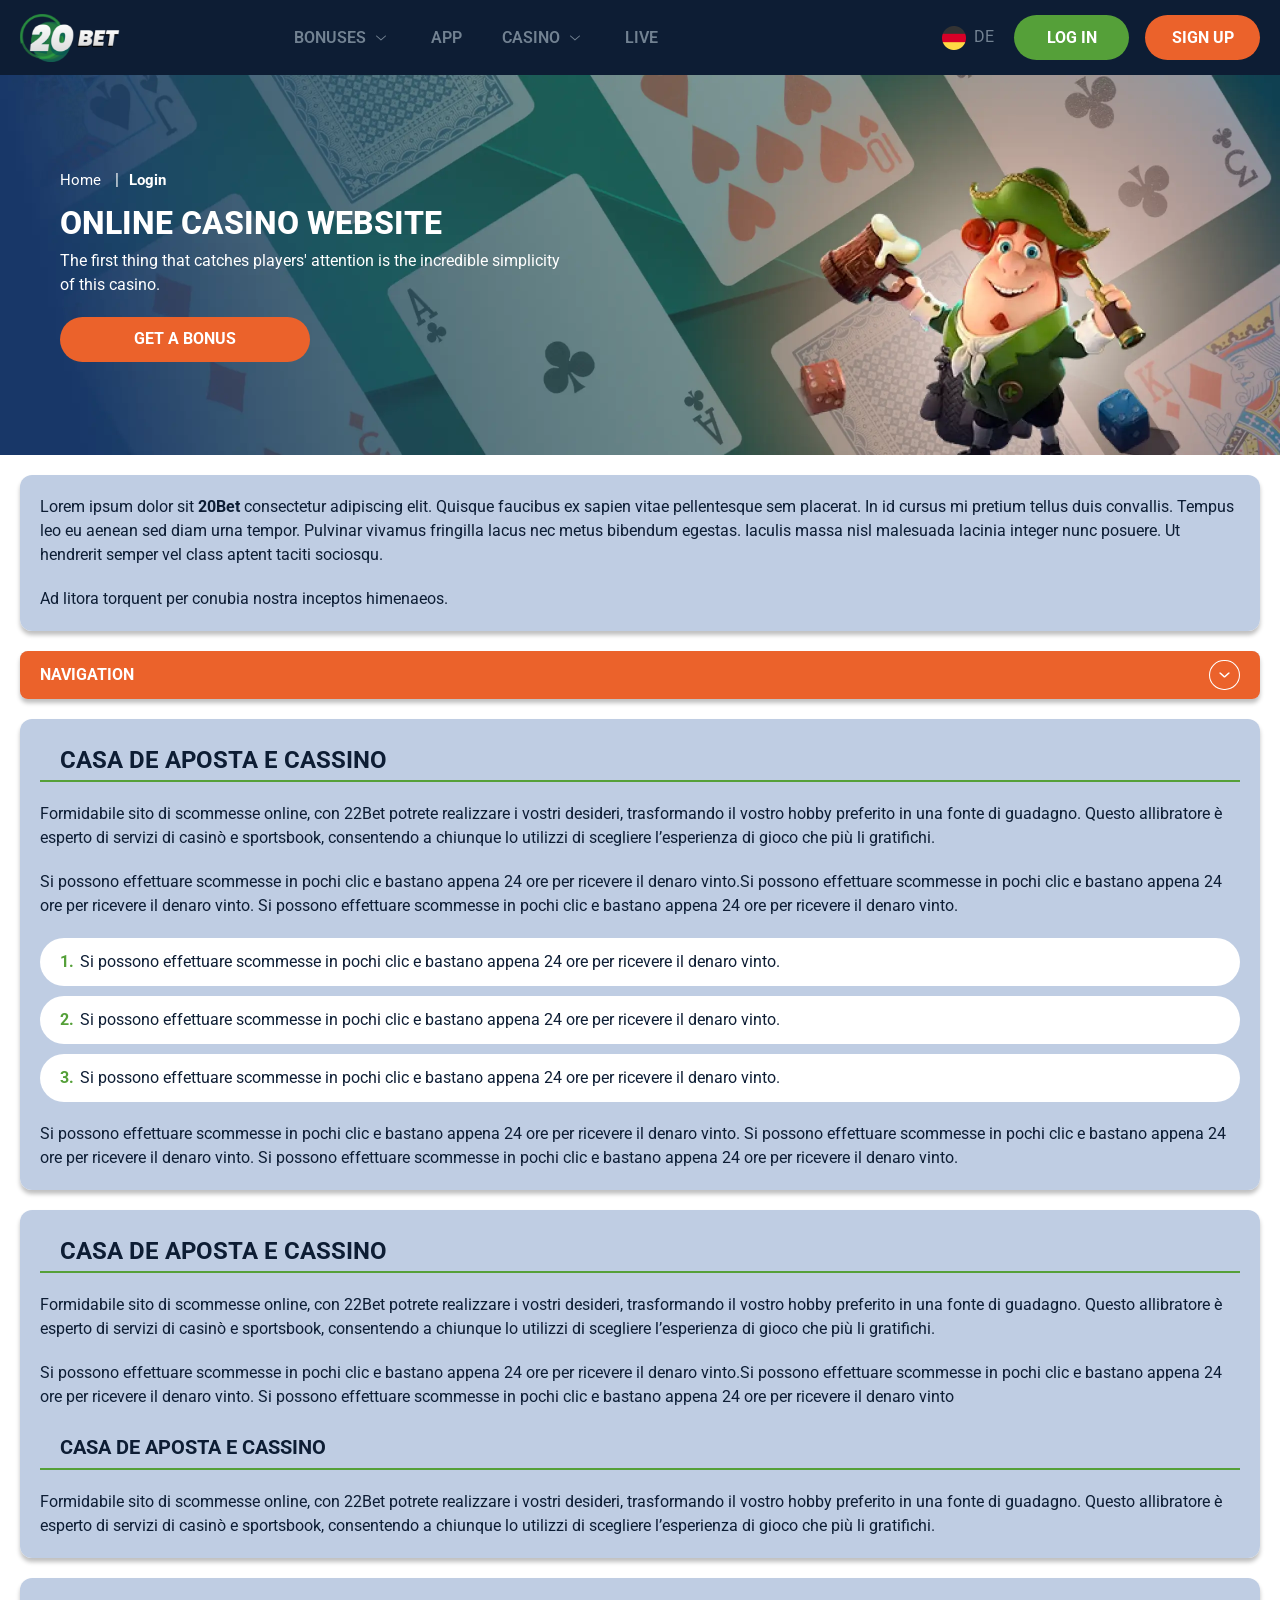
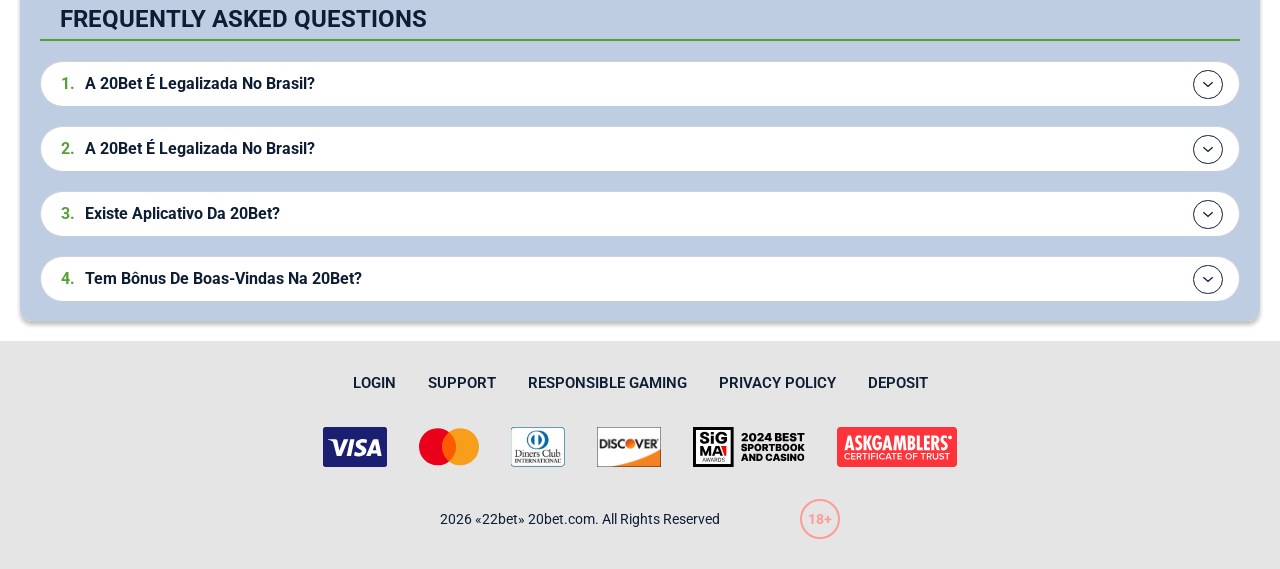
<file: login.html>
<!DOCTYPE html>
<html lang="de">
  <head>
    <meta charset="UTF-8" />
   
    <meta name="viewport" content="width=device-width, initial-scale=1.0" />
    <title>20Bet </title>
    <meta name="description" content />
    <meta property="og:site_name" content />
    <meta property="og:title" content />
    <meta property="og:type" content="website" />
    <meta property="og:url" content />
    <meta property="og:image" content />
    <meta property="og:image:alt" content />
    <meta property="og:locale" content="de" />
    <meta property="og:description" content />
    <link rel="preconnect" href="https://fonts.googleapis.com" />
    <link rel="preconnect" href="https://fonts.gstatic.com" crossorigin="anonymous" />
   <link href="https://fonts.googleapis.com/css2?family=Open+Sans:ital,wght@0,300..800;1,300..800&display=swap" rel="stylesheet">
<link href="https://fonts.googleapis.com/css?family=Roboto+Condensed&display=swap" rel="stylesheet">
<link href="https://fonts.googleapis.com/css2?family=Roboto:ital,wght@0,100..900;1,100..900&display=swap" rel="stylesheet">
   <link rel="stylesheet" href="./css/reset.css" />
    <link rel="stylesheet" href="./css/main.css" />
    <link rel="stylesheet" href="./css/media.css"/>
    <link rel="icon" href="./images/Group.png" type="image/x-icon"/>
    <script
    src="https://code.jquery.com/jquery-3.6.1.min.js"
    integrity="sha256-o88AwQnZB+VDvE9tvIXrMQaPlFFSUTR+nldQm1LuPXQ="
    crossorigin="anonymous"
  ></script>
  </head>
  <body>
    <header class="header">
      <section class="content header__content">
        <a href="./index.html" class="logo header__logo"
          ><img src="./images/logo.svg" alt="logo" title
        /></a>
        <button class="header__btn-menu" >
          <svg width="16px" height="16px" viewBox="0 0 16 16" xmlns="http://www.w3.org/2000/svg">
              <rect y="0" width="16" height="3" rx="1.5"></rect>
              <rect y="6.5" width="16" height="3" rx="1.5"></rect>
              <rect y="13" width="16" height="3" rx="1.5"></rect>
            </svg>
        </button>

          <nav class="menu header__menu">
            <ul class="header__menu-list">
                
              <li class="">
              <div class="header__menu-wrapper">
                <div class="js-button-expander js-button-expander--menu" >
                <a href="./bonus.html" >
                <span>Bonuses</span>
              </a>
              </div>
              <div class="header__menu-wrap js-expand-content js-expand-content--menu">
                <ul >
                  <li>
                    <a href="./freeSpins.html">
                    <span>Free Spins</span>
                  </a></li>
                  <li><a href="./promoCode.html">
                    <span>Promo Code</span>
                  </a>
                </li>
                  <li><a href="./welcomeBonus.html">
                    <span>Welcome Bonus</span>
                  </a>
                </li>
                <li><a href="./vip.html">
                    <span>VIP</span>
                  </a>
                </li>
                </ul>
              </div>
              </div>
               <a href="./bonus.html" class="header__menu-item">
                <span>Bonuses</span>
              </a>
            </li>
              <li>
                <a href="./app.html">
                 App
                </a>
              </li>
              
              <li class="">
              <div class="header__menu-wrapper">
                <div class="js-button-expander js-button-expander--menu" >
                <a href="./casino.html" >
                <span> Casino</span>
              </a>
              </div>
              <div class="header__menu-wrap js-expand-content js-expand-content--menu">
                <ul >
                  <li>
                    <a href="./slots.html">
                    <span>Slots</span>
                  </a></li>
                 
                </ul>
              </div>
              </div>
               <a href="./casino.html" class="header__menu-item">
                <span>Casino</span>
              </a>
            </li>
               <li>
                <a href="./live.html">
               Live
                </a>
              </li>
              <li>
                    <a href="./freeSpins.html">
                    <span>Free Spins</span>
                  </a></li>
                  <li><a href="./promoCode.html">
                    <span>Promo Code</span>
                  </a>
                </li>
                  <li><a href="./welcomeBonus.html">
                    <span>Welcome Bonus</span>
                  </a>
                </li>
                <li><a href="./vip.html">
                    <span>VIP</span>
                  </a>
                </li>
             <li>
                    <a href="./slots.html">
                    <span>Slots</span>
                  </a></li>
             
             
            </ul>
            <div class="header__button header__button-menu " >
              <a href="#" class="button  button__login-menu">log in</a>
              <a href="#" class="button button__menu">sign up</a>
            </div>
           
          </nav>
           <a href="" class="header__flag">
                <span><img src="./images/flag.png" alt="flag" title /></span>
                <span>de</span>
              </a>
            <a href="#" class="button button__login">log in</a>
            <a href="#" class="button button__singup">sign up</a>
            <!-- <div id="clock" class="header__time">00:00</div> -->
           
      </section>
    </header>
     <main class="main home main-page">
        <section class=" hero hero__page">
           
            <div class="background background-page">
              <img src="./images/layout-images/bg-login.webp" alt="hero" title />
              
            </div>
            <div class="hero__wrapper hero__wrapper-page">
              <div class="hero__data hero__data-bonus">
                <ul
                class="breadcrumbs "
                
              >
                <li
                  
                >
                  <a href="#" >
                    <span >Home</span></a
                  >
                 
                </li>
                <li
                  
                >
                  <a href="#" > <span >Login</span></a>
                 
                </li>
              </ul>
                <h1 class="title general hero__title">
                  Online Casino Website
                </h1>
                 <p class="hero__text">The first thing that catches players' attention is the incredible simplicity of this casino.</p>
               
                <a href="#" class="button  hero__button ">Get a Bonus</a>
               
              </div>
             
            </div>
          </section>
      <section class="main__wrap main__wrap-page">
       
       <section class="content__wrapper content__wrapper-page">

         
        
       
          <section class="content article">
            <p>
             Lorem ipsum dolor sit <a href="#">20Bet</a> consectetur adipiscing elit. Quisque faucibus ex sapien vitae pellentesque sem placerat. In id cursus mi pretium tellus duis convallis. Tempus leo eu aenean sed diam urna tempor. Pulvinar vivamus fringilla lacus nec metus bibendum egestas. Iaculis massa nisl malesuada lacinia integer nunc posuere. Ut hendrerit semper vel class aptent taciti sociosqu.
            </p>
            <p>
             Ad litora torquent per conubia nostra inceptos himenaeos.
            </p>
          </section>
        
        
              <section class="content menu-review__content">
              

            
                <div class="menu__review-desk menu__review-content">Navigation</div>
                <ul class="menu__review menu__review-list">
                  <li><a href="#">Lorem ipsum dolor sit</a></li>
                    <li><a href="#">Amet consectetur adipiscing</a></li>
                      <li><a href="#">Quisque faucibus ex sapien vitae</a></li>
                        <li><a href="#">Ut hendrerit sempero</a></li>
                          <li><a href="#">Pulvinar vivamus fringilla</a></li>
                           <li><a href="#">Ad litora torquent per conubia</a></li>
                         
                          
                </ul>
             
          
          </section>
          
        
          <section class="content article">
            <h2 class="title high article__title">Casa de Aposta e Cassino</h2>
             
            <p>
             Formidabile sito di scommesse online, con 22Bet potrete realizzare i vostri desideri, trasformando il vostro hobby preferito in una fonte di guadagno. Questo allibratore è esperto di servizi di casinò e sportsbook, consentendo a chiunque lo utilizzi di scegliere l’esperienza di gioco che più li gratifichi.
            </p>
            <p>
             Si possono effettuare scommesse in pochi clic e bastano appena 24 ore per ricevere il denaro vinto.Si possono effettuare scommesse in pochi clic e bastano appena 24 ore per ricevere il denaro vinto. Si possono effettuare scommesse in pochi clic e bastano appena 24 ore per ricevere il denaro vinto.
            </p>
           <ol>
              <li>Si possono effettuare scommesse in pochi clic e bastano appena 24 ore per ricevere il denaro vinto.</li>
              <li>Si possono effettuare scommesse in pochi clic e bastano appena 24 ore per ricevere il denaro vinto.</li>
              <li>Si possono effettuare scommesse in pochi clic e bastano appena 24 ore per ricevere il denaro vinto.</li>
            </ol>
            <p>Si possono effettuare scommesse in pochi clic e bastano appena 24 ore per ricevere il denaro vinto. Si possono effettuare scommesse in pochi clic e bastano appena 24 ore per ricevere il denaro vinto. Si possono effettuare scommesse in pochi clic e bastano appena 24 ore per ricevere il denaro vinto.</p>
          </section>
         
         
           <section class="content article">
            <h2 class="title high article__title">Casa de Aposta e Cassino</h2>
            <p>Formidabile sito di scommesse online, con 22Bet potrete realizzare i vostri desideri, trasformando il vostro hobby preferito in una fonte di guadagno. Questo allibratore è esperto di servizi di casinò e sportsbook, consentendo a chiunque lo utilizzi di scegliere l’esperienza di gioco che più li gratifichi.</p>
            <p>Si possono effettuare scommesse in pochi clic e bastano appena 24 ore per ricevere il denaro vinto.Si possono effettuare scommesse in pochi clic e bastano appena 24 ore per ricevere il denaro vinto. Si possono effettuare scommesse in pochi clic e bastano appena 24 ore per ricevere il denaro vinto</p>
            <h3>Casa de Aposta e Cassino</h3>
            <p>Formidabile sito di scommesse online, con 22Bet potrete realizzare i vostri desideri, trasformando il vostro hobby preferito in una fonte di guadagno. Questo allibratore è esperto di servizi di casinò e sportsbook, consentendo a chiunque lo utilizzi di scegliere l’esperienza di gioco che più li gratifichi.</p>
           </section>

          <section class="content faq">
            <h2 class="title high faq__title">Frequently Asked Questions</h2>
            <ul class="faq__list " >
              <li class="faq__item"  >
                <h3 class="title medium faq__subtitle js-button-expander js-button-expander--faq"  >A 20Bet é legalizada no Brasil?
                 </h3>
                <div  class="faq__answer js-expand-content js-expand-content--faq" >
                  <p  >
                    Sim, a casa de apostas tem licença emitida por Curaçao, que é reconhecida no Brasil e a permite atuar por aqui.
                  </p>
                </div>
              </li>
              <li class="faq__item"  >
                <h3 class="title medium faq__subtitle js-button-expander js-button-expander--faq"  >A 20Bet é legalizada no Brasil?</h3>
                <div class="faq__answer js-expand-content js-expand-content--faq" >
                  <p  >
                    Sim, a casa de apostas tem licença emitida por Curaçao, que é reconhecida no Brasil e a permite atuar por aqui.
                  </p>
                </div>
              </li> 
              <li class="faq__item"  >
                <h3 class="title medium faq__subtitle js-button-expander js-button-expander--faq"  >Existe aplicativo da 20Bet?</h3>
                <div class="faq__answer js-expand-content js-expand-content--faq" >
                  <p  >
                   Sim, disponível para sistemas operacionais iOS e Android.
                  </p>
                </div>
              </li> 
              <li class="faq__item"  >
                <h3 class="title medium faq__subtitle js-button-expander js-button-expander--faq"  >Tem bônus de boas-vindas na 20Bet?</h3>
                <div class="faq__answer js-expand-content js-expand-content--faq" >
                  <p  >
                   O pacote especial para novos usuários da 20Bet paga 100% sobre o primeiro depósito, com limite de 600 BRL.
                  </p>
                </div>
              </li> 
             
            </ul>
          </section>
          
        </section> 
      
        <div class=""  onclick="scrollToTop()">
          <button class="main__arrow" id="scrollToTopBtn"></button>
        </div> 
        
      </section>
    </main> 
      <footer class=" footer ">
      <section class="content footer__content">
        <ul class="footer__menu">
         <li><a href="./login.html">Login</a></li>
         <li><a href="./support.html">Support</a></li>
         <li><a href="./responsible.html">Responsible Gaming</a></li>
         <li><a href="./policy.html">Privacy Policy</a></li>
         <li><a href="./deposit.html">Deposit</a></li>
        </ul>
       
          <ul class="footer__cards-list">
           
            <li>
              <a href="#"
                ><img src="./images/visa.svg" alt="cardvisa" title
              /></a>
            </li>
            <li>
              <a href="#"
                ><img
                  src="./images/mastercard.svg"
                  alt="mastercard"
                  title
              /></a>
            </li>
            <li>
                <a href="#"
                  ><img src="./images/diners.svg" alt="diners" title
                /></a>
              </li>
              <li>
                <a href="#"
                  ><img src="./images/discover.svg" alt="discover" title
                /></a>
              </li>
              <li>
                <a href="#"
                  ><img src="./images/sigma.svg" alt="sigma" title
                /></a>
              </li>
              <li>
                <a href="#"
                  ><img src="./images/ask.svg" alt="ask" title
                /></a>
              </li>
            
          </ul>
       
        <div class="footer__wrapp">
          <div class="footer__text">
           
           <p>2026 «22bet» 20bet.com. All Rights Reserved
</p>
           
          </div>
          <div class="footer__age">
            <img src="./images/age.svg" alt="age" title />
          </div>
        </div>
      
      </section>
    </footer>
    <script src="./js/arrowUp.js" defer></script>
    <script src="./js/sidebar.js" defer></script>
    <script src="./js/expander.js" defer></script>
    <script src="./js/mobile-menu.js" defer></script>
    <!-- <script src="./js/clock.js" defer></script> -->
  </body>
</html>
</file>
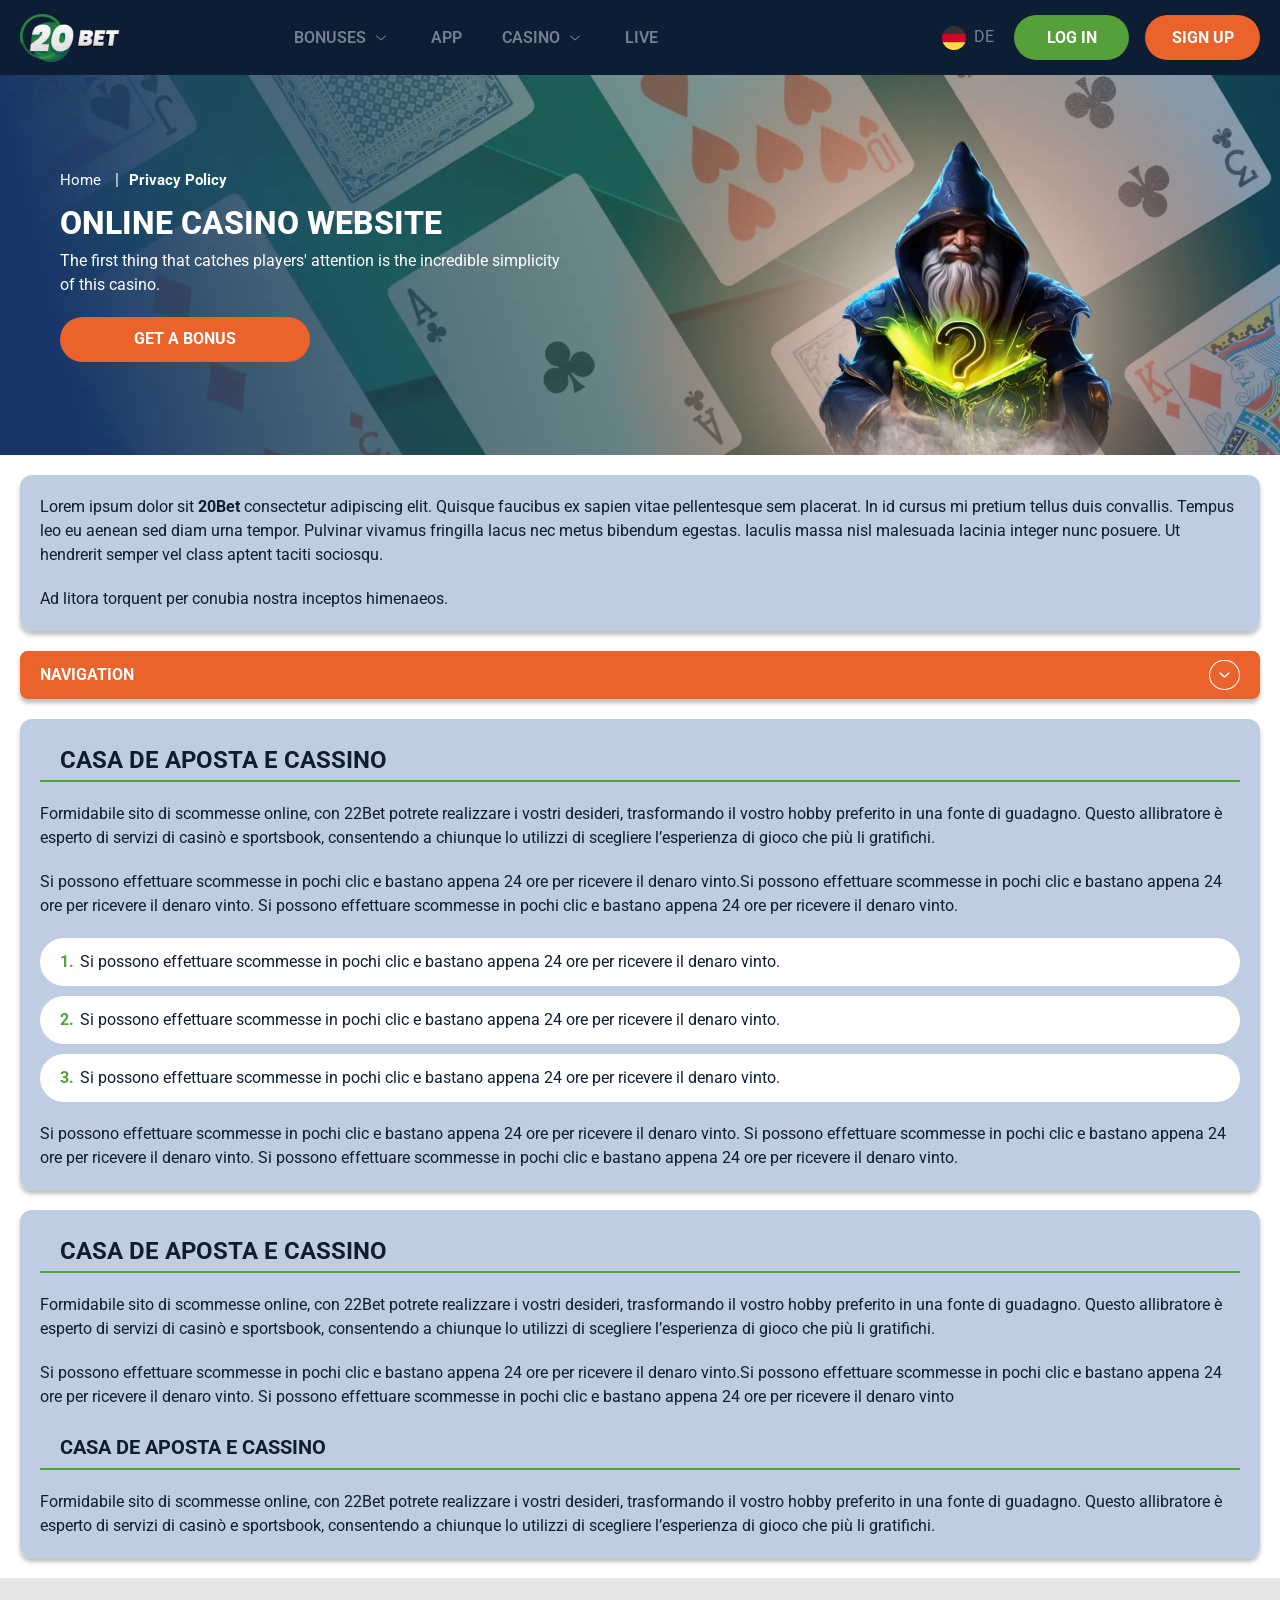
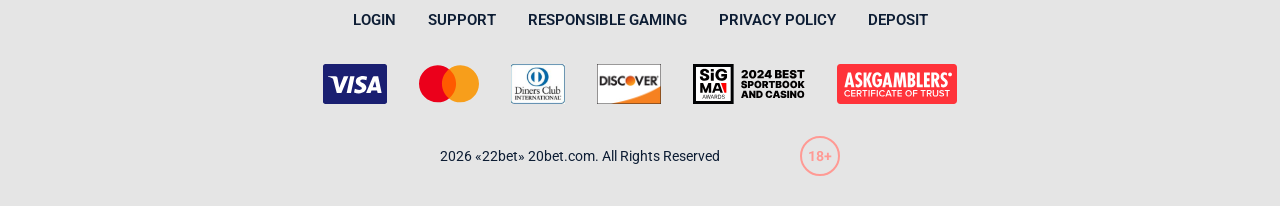
<file: policy.html>
<!DOCTYPE html>
<html lang="de">
  <head>
    <meta charset="UTF-8" />
   
    <meta name="viewport" content="width=device-width, initial-scale=1.0" />
    <title>20Bet </title>
    <meta name="description" content />
    <meta property="og:site_name" content />
    <meta property="og:title" content />
    <meta property="og:type" content="website" />
    <meta property="og:url" content />
    <meta property="og:image" content />
    <meta property="og:image:alt" content />
    <meta property="og:locale" content="de" />
    <meta property="og:description" content />
    <link rel="preconnect" href="https://fonts.googleapis.com" />
    <link rel="preconnect" href="https://fonts.gstatic.com" crossorigin="anonymous" />
   <link href="https://fonts.googleapis.com/css2?family=Open+Sans:ital,wght@0,300..800;1,300..800&display=swap" rel="stylesheet">
<link href="https://fonts.googleapis.com/css?family=Roboto+Condensed&display=swap" rel="stylesheet">
<link href="https://fonts.googleapis.com/css2?family=Roboto:ital,wght@0,100..900;1,100..900&display=swap" rel="stylesheet">
   <link rel="stylesheet" href="./css/reset.css" />
    <link rel="stylesheet" href="./css/main.css" />
    <link rel="stylesheet" href="./css/media.css"/>
    <link rel="icon" href="./images/Group.png" type="image/x-icon"/>
    <script
    src="https://code.jquery.com/jquery-3.6.1.min.js"
    integrity="sha256-o88AwQnZB+VDvE9tvIXrMQaPlFFSUTR+nldQm1LuPXQ="
    crossorigin="anonymous"
  ></script>
  </head>
  <body>
    <header class="header">
      <section class="content header__content">
        <a href="./index.html" class="logo header__logo"
          ><img src="./images/logo.svg" alt="logo" title
        /></a>
        <button class="header__btn-menu" >
          <svg width="16px" height="16px" viewBox="0 0 16 16" xmlns="http://www.w3.org/2000/svg">
              <rect y="0" width="16" height="3" rx="1.5"></rect>
              <rect y="6.5" width="16" height="3" rx="1.5"></rect>
              <rect y="13" width="16" height="3" rx="1.5"></rect>
            </svg>
        </button>

          <nav class="menu header__menu">
            <ul class="header__menu-list">
                
              <li class="">
              <div class="header__menu-wrapper">
                <div class="js-button-expander js-button-expander--menu" >
                <a href="./bonus.html" >
                <span>Bonuses</span>
              </a>
              </div>
              <div class="header__menu-wrap js-expand-content js-expand-content--menu">
                <ul >
                  <li>
                    <a href="./freeSpins.html">
                    <span>Free Spins</span>
                  </a></li>
                  <li><a href="./promoCode.html">
                    <span>Promo Code</span>
                  </a>
                </li>
                  <li><a href="./welcomeBonus.html">
                    <span>Welcome Bonus</span>
                  </a>
                </li>
                <li><a href="./vip.html">
                    <span>VIP</span>
                  </a>
                </li>
                </ul>
              </div>
              </div>
               <a href="./bonus.html" class="header__menu-item">
                <span>Bonuses</span>
              </a>
            </li>
              <li>
                <a href="./app.html">
                 App
                </a>
              </li>
              
              <li class="">
              <div class="header__menu-wrapper">
                <div class="js-button-expander js-button-expander--menu" >
                <a href="./casino.html" >
                <span> Casino</span>
              </a>
              </div>
              <div class="header__menu-wrap js-expand-content js-expand-content--menu">
                <ul >
                  <li>
                    <a href="./slots.html">
                    <span>Slots</span>
                  </a></li>
                 
                </ul>
              </div>
              </div>
               <a href="./casino.html" class="header__menu-item">
                <span>Casino</span>
              </a>
            </li>
               <li>
                <a href="./live.html">
               Live
                </a>
              </li>
              <li>
                    <a href="./freeSpins.html">
                    <span>Free Spins</span>
                  </a></li>
                  <li><a href="./promoCode.html">
                    <span>Promo Code</span>
                  </a>
                </li>
                  <li><a href="./welcomeBonus.html">
                    <span>Welcome Bonus</span>
                  </a>
                </li>
                <li><a href="./vip.html">
                    <span>VIP</span>
                  </a>
                </li>
             <li>
                    <a href="./slots.html">
                    <span>Slots</span>
                  </a></li>
             
             
            </ul>
            <div class="header__button header__button-menu " >
              <a href="#" class="button  button__login-menu">log in</a>
              <a href="#" class="button button__menu">sign up</a>
            </div>
           
          </nav>
           <a href="" class="header__flag">
                <span><img src="./images/flag.png" alt="flag" title /></span>
                <span>de</span>
              </a>
            <a href="#" class="button button__login">log in</a>
            <a href="#" class="button button__singup">sign up</a>
            <!-- <div id="clock" class="header__time">00:00</div> -->
           
      </section>
    </header>
     <main class="main home main-page">
        <section class=" hero hero__page">
           
            <div class="background  background-page">
              <img src="./images/layout-images/bg-policy.webp" alt="hero" title />
              
            </div>
            <div class="hero__wrapper hero__wrapper-page">
              <div class="hero__data hero__data-bonus">
                <ul
                class="breadcrumbs "
                
              >
                <li
                  
                >
                  <a href="#" >
                    <span >Home</span></a
                  >
                 
                </li>
                <li
                  
                >
                  <a href="#" > <span >Privacy Policy</span></a>
                 
                </li>
              </ul>
                <h1 class="title general hero__title">
                  Online Casino Website
                </h1>
                 <p class="hero__text">The first thing that catches players' attention is the incredible simplicity of this casino.</p>
               
                <a href="#" class="button  hero__button ">Get a Bonus</a>
               
              </div>
             
            </div>
          </section>
      <section class="main__wrap main__wrap-page">
       
       <section class="content__wrapper content__wrapper-page">

         
        
       
          <section class="content article">
            <p>
             Lorem ipsum dolor sit <a href="#">20Bet</a> consectetur adipiscing elit. Quisque faucibus ex sapien vitae pellentesque sem placerat. In id cursus mi pretium tellus duis convallis. Tempus leo eu aenean sed diam urna tempor. Pulvinar vivamus fringilla lacus nec metus bibendum egestas. Iaculis massa nisl malesuada lacinia integer nunc posuere. Ut hendrerit semper vel class aptent taciti sociosqu.
            </p>
            <p>
             Ad litora torquent per conubia nostra inceptos himenaeos.
            </p>
          </section>
        
            <section class="content menu-review__content">
              

            
                <div class="menu__review-desk menu__review-content">Navigation</div>
                <ul class="menu__review menu__review-list">
                  <li><a href="#">Lorem ipsum dolor sit</a></li>
                    <li><a href="#">Amet consectetur adipiscing</a></li>
                      <li><a href="#">Quisque faucibus ex sapien vitae</a></li>
                        <li><a href="#">Ut hendrerit sempero</a></li>
                          <li><a href="#">Pulvinar vivamus fringilla</a></li>
                           <li><a href="#">Ad litora torquent per conubia</a></li>
                         
                          
                </ul>
             
          
          </section>
          
        
          <section class="content article">
            <h2 class="title high article__title">Casa de Aposta e Cassino</h2>
             
            <p>
             Formidabile sito di scommesse online, con 22Bet potrete realizzare i vostri desideri, trasformando il vostro hobby preferito in una fonte di guadagno. Questo allibratore è esperto di servizi di casinò e sportsbook, consentendo a chiunque lo utilizzi di scegliere l’esperienza di gioco che più li gratifichi.
            </p>
            <p>
             Si possono effettuare scommesse in pochi clic e bastano appena 24 ore per ricevere il denaro vinto.Si possono effettuare scommesse in pochi clic e bastano appena 24 ore per ricevere il denaro vinto. Si possono effettuare scommesse in pochi clic e bastano appena 24 ore per ricevere il denaro vinto.
            </p>
           <ol>
              <li>Si possono effettuare scommesse in pochi clic e bastano appena 24 ore per ricevere il denaro vinto.</li>
              <li>Si possono effettuare scommesse in pochi clic e bastano appena 24 ore per ricevere il denaro vinto.</li>
              <li>Si possono effettuare scommesse in pochi clic e bastano appena 24 ore per ricevere il denaro vinto.</li>
            </ol>
            <p>Si possono effettuare scommesse in pochi clic e bastano appena 24 ore per ricevere il denaro vinto. Si possono effettuare scommesse in pochi clic e bastano appena 24 ore per ricevere il denaro vinto. Si possono effettuare scommesse in pochi clic e bastano appena 24 ore per ricevere il denaro vinto.</p>
          </section>
         
         
           <section class="content article">
            <h2 class="title high article__title">Casa de Aposta e Cassino</h2>
            <p>Formidabile sito di scommesse online, con 22Bet potrete realizzare i vostri desideri, trasformando il vostro hobby preferito in una fonte di guadagno. Questo allibratore è esperto di servizi di casinò e sportsbook, consentendo a chiunque lo utilizzi di scegliere l’esperienza di gioco che più li gratifichi.</p>
            <p>Si possono effettuare scommesse in pochi clic e bastano appena 24 ore per ricevere il denaro vinto.Si possono effettuare scommesse in pochi clic e bastano appena 24 ore per ricevere il denaro vinto. Si possono effettuare scommesse in pochi clic e bastano appena 24 ore per ricevere il denaro vinto</p>
            <h3>Casa de Aposta e Cassino</h3>
            <p>Formidabile sito di scommesse online, con 22Bet potrete realizzare i vostri desideri, trasformando il vostro hobby preferito in una fonte di guadagno. Questo allibratore è esperto di servizi di casinò e sportsbook, consentendo a chiunque lo utilizzi di scegliere l’esperienza di gioco che più li gratifichi.</p>
           </section>

        </section> 
      
        <div class=""  onclick="scrollToTop()">
          <button class="main__arrow" id="scrollToTopBtn"></button>
        </div> 
        
      </section>
    </main> 
     <footer class=" footer ">
      <section class="content footer__content">
        <ul class="footer__menu">
         <li><a href="./login.html">Login</a></li>
         <li><a href="./support.html">Support</a></li>
         <li><a href="./responsible.html">Responsible Gaming</a></li>
         <li><a href="./policy.html">Privacy Policy</a></li>
         <li><a href="./deposit.html">Deposit</a></li>
        </ul>
       
          <ul class="footer__cards-list">
           
            <li>
              <a href="#"
                ><img src="./images/visa.svg" alt="cardvisa" title
              /></a>
            </li>
            <li>
              <a href="#"
                ><img
                  src="./images/mastercard.svg"
                  alt="mastercard"
                  title
              /></a>
            </li>
            <li>
                <a href="#"
                  ><img src="./images/diners.svg" alt="diners" title
                /></a>
              </li>
              <li>
                <a href="#"
                  ><img src="./images/discover.svg" alt="discover" title
                /></a>
              </li>
              <li>
                <a href="#"
                  ><img src="./images/sigma.svg" alt="sigma" title
                /></a>
              </li>
              <li>
                <a href="#"
                  ><img src="./images/ask.svg" alt="ask" title
                /></a>
              </li>
            
          </ul>
       
        <div class="footer__wrapp">
          <div class="footer__text">
            <p>2026 «22bet» 20bet.com. All Rights Reserved
</p>
           
          </div>
          <div class="footer__age">
            <img src="./images/age.svg" alt="age" title />
          </div>
        </div>
      
      </section>
    </footer>
    <script src="./js/arrowUp.js" defer></script>
    <script src="./js/sidebar.js" defer></script>
    <script src="./js/expander.js" defer></script>
    <script src="./js/mobile-menu.js" defer></script>
    <!-- <script src="./js/clock.js" defer></script> -->
  </body>
</html>
</file>
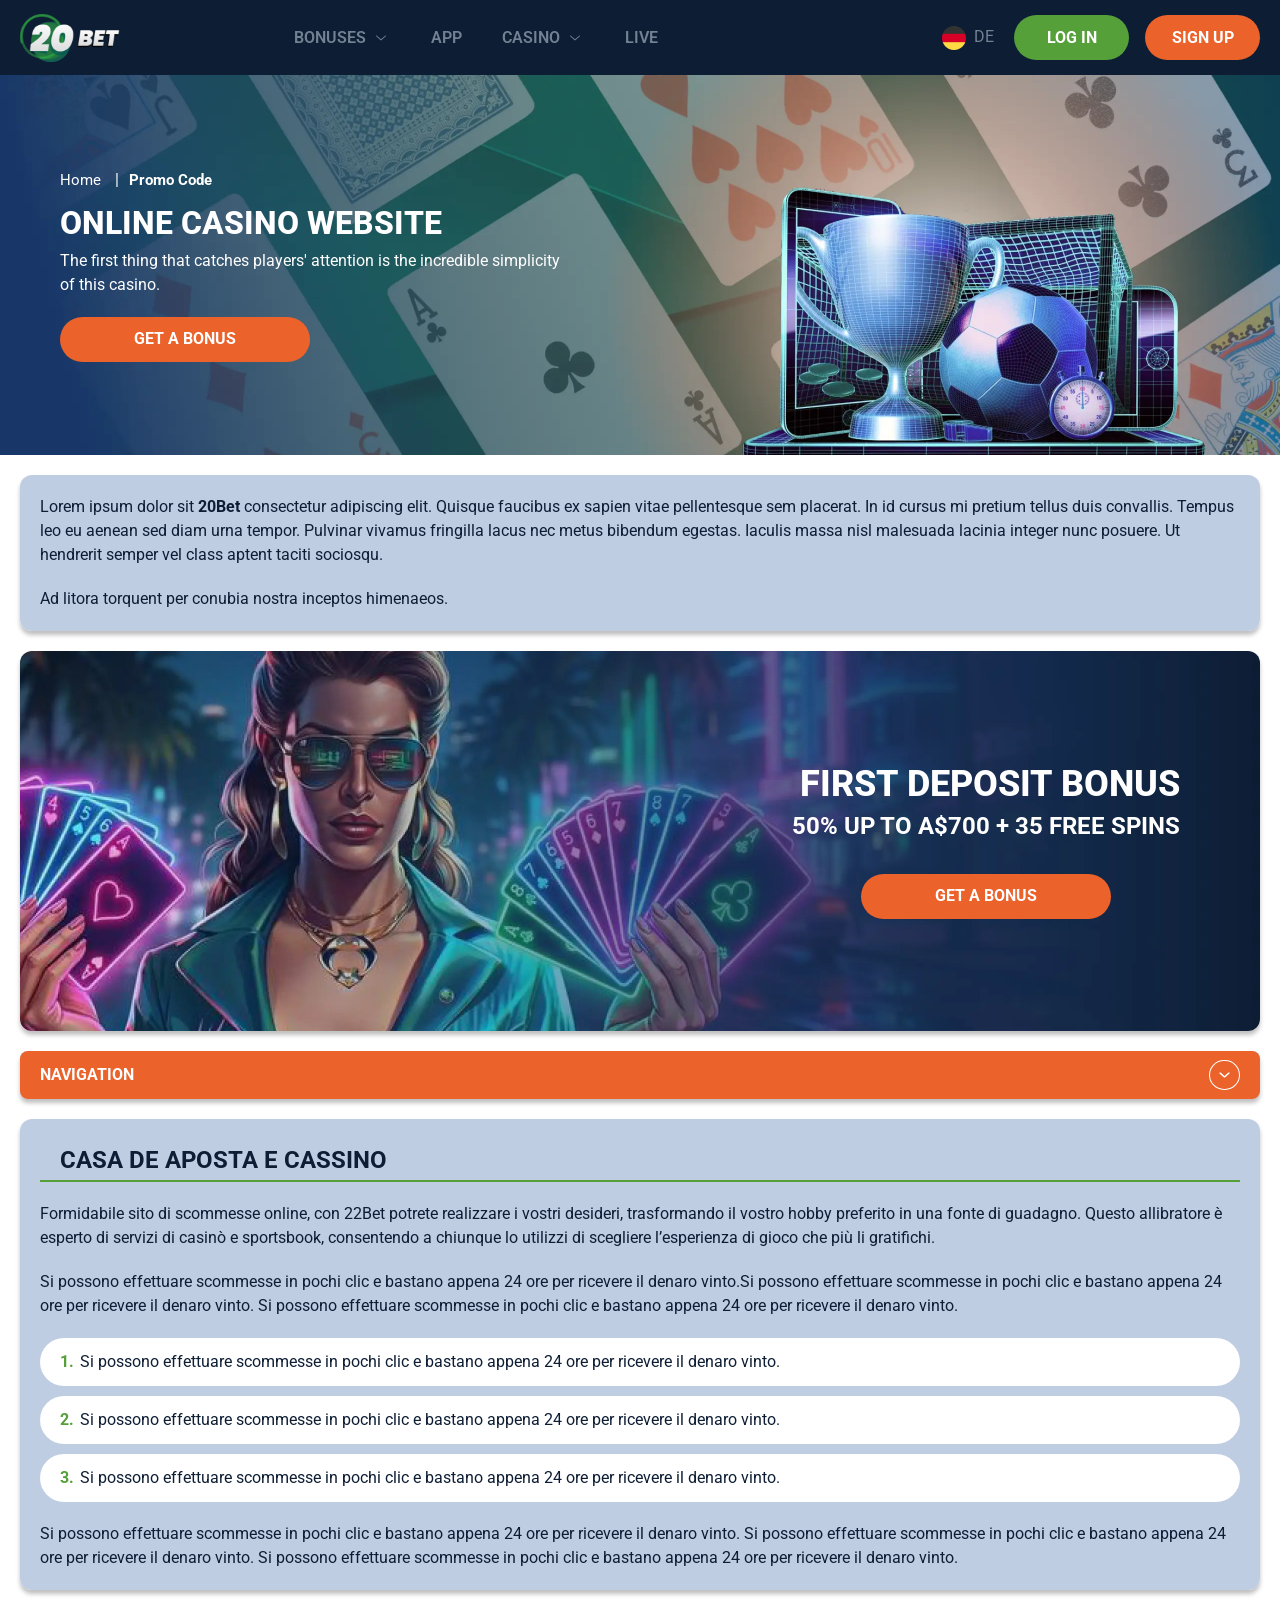
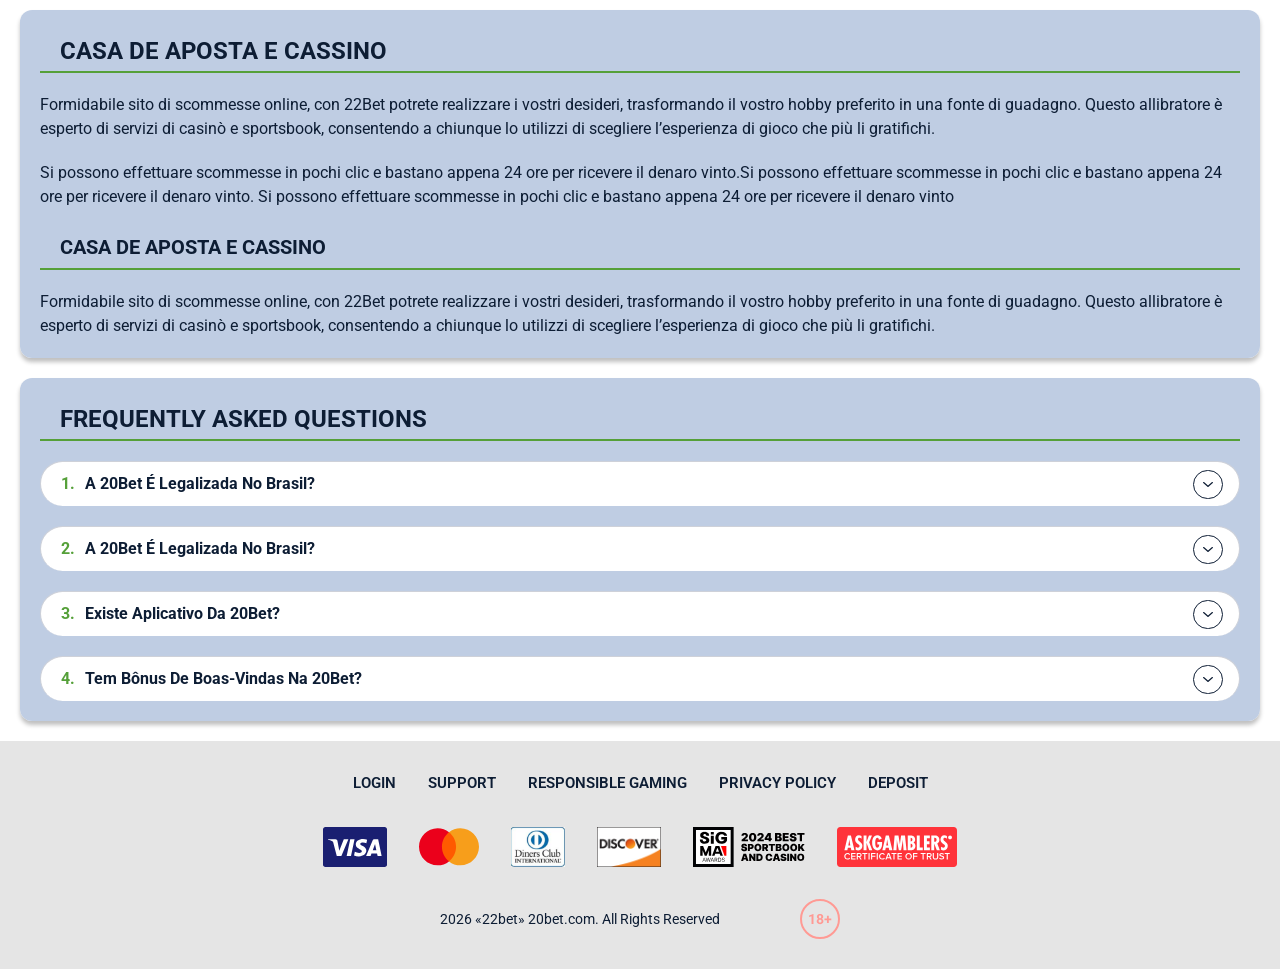
<file: promoCode.html>
<!DOCTYPE html>
<html lang="de">
  <head>
    <meta charset="UTF-8" />
   
    <meta name="viewport" content="width=device-width, initial-scale=1.0" />
    <title>20Bet </title>
    <meta name="description" content />
    <meta property="og:site_name" content />
    <meta property="og:title" content />
    <meta property="og:type" content="website" />
    <meta property="og:url" content />
    <meta property="og:image" content />
    <meta property="og:image:alt" content />
    <meta property="og:locale" content="de" />
    <meta property="og:description" content />
    <link rel="preconnect" href="https://fonts.googleapis.com" />
    <link rel="preconnect" href="https://fonts.gstatic.com" crossorigin="anonymous" />
   <link href="https://fonts.googleapis.com/css2?family=Open+Sans:ital,wght@0,300..800;1,300..800&display=swap" rel="stylesheet">
<link href="https://fonts.googleapis.com/css?family=Roboto+Condensed&display=swap" rel="stylesheet">
<link href="https://fonts.googleapis.com/css2?family=Roboto:ital,wght@0,100..900;1,100..900&display=swap" rel="stylesheet">
   <link rel="stylesheet" href="./css/reset.css" />
    <link rel="stylesheet" href="./css/main.css" />
    <link rel="stylesheet" href="./css/media.css"/>
    <link rel="icon" href="./images/Group.png" type="image/x-icon"/>
    <script
    src="https://code.jquery.com/jquery-3.6.1.min.js"
    integrity="sha256-o88AwQnZB+VDvE9tvIXrMQaPlFFSUTR+nldQm1LuPXQ="
    crossorigin="anonymous"
  ></script>
  </head>
  <body>
    <header class="header">
      <section class="content header__content">
        <a href="./index.html" class="logo header__logo"
          ><img src="./images/logo.svg" alt="logo" title
        /></a>
        <button class="header__btn-menu" >
          <svg width="16px" height="16px" viewBox="0 0 16 16" xmlns="http://www.w3.org/2000/svg">
              <rect y="0" width="16" height="3" rx="1.5"></rect>
              <rect y="6.5" width="16" height="3" rx="1.5"></rect>
              <rect y="13" width="16" height="3" rx="1.5"></rect>
            </svg>
        </button>

          <nav class="menu header__menu">
            <ul class="header__menu-list">
                
              <li class="">
              <div class="header__menu-wrapper">
                <div class="js-button-expander js-button-expander--menu" >
                <a href="./bonus.html" >
                <span>Bonuses</span>
              </a>
              </div>
              <div class="header__menu-wrap js-expand-content js-expand-content--menu">
                <ul >
                  <li>
                    <a href="./freeSpins.html">
                    <span>Free Spins</span>
                  </a></li>
                  <li><a href="./promoCode.html">
                    <span>Promo Code</span>
                  </a>
                </li>
                  <li><a href="./welcomeBonus.html">
                    <span>Welcome Bonus</span>
                  </a>
                </li>
                <li><a href="./vip.html">
                    <span>VIP</span>
                  </a>
                </li>
                </ul>
              </div>
              </div>
               <a href="./bonus.html" class="header__menu-item">
                <span>Bonuses</span>
              </a>
            </li>
              <li>
                <a href="./app.html">
                 App
                </a>
              </li>
              
              <li class="">
              <div class="header__menu-wrapper">
                <div class="js-button-expander js-button-expander--menu" >
                <a href="./casino.html" >
                <span> Casino</span>
              </a>
              </div>
              <div class="header__menu-wrap js-expand-content js-expand-content--menu">
                <ul >
                  <li>
                    <a href="./slots.html">
                    <span>Slots</span>
                  </a></li>
                 
                </ul>
              </div>
              </div>
               <a href="./casino.html" class="header__menu-item">
                <span>Casino</span>
              </a>
            </li>
               <li>
                <a href="./live.html">
               Live
                </a>
              </li>
              <li>
                    <a href="./freeSpins.html">
                    <span>Free Spins</span>
                  </a></li>
                  <li><a href="./promoCode.html">
                    <span>Promo Code</span>
                  </a>
                </li>
                  <li><a href="./welcomeBonus.html">
                    <span>Welcome Bonus</span>
                  </a>
                </li>
                <li><a href="./vip.html">
                    <span>VIP</span>
                  </a>
                </li>
             <li>
                    <a href="./slots.html">
                    <span>Slots</span>
                  </a></li>
             
             
            </ul>
            <div class="header__button header__button-menu " >
              <a href="#" class="button  button__login-menu">log in</a>
              <a href="#" class="button button__menu">sign up</a>
            </div>
           
          </nav>
            <a href="" class="header__flag">
                <span><img src="./images/flag.png" alt="flag" title /></span>
                <span>de</span>
              </a>
            <a href="#" class="button button__login">log in</a>
            <a href="#" class="button button__singup">sign up</a>
            <!-- <div id="clock" class="header__time">00:00</div> -->
          
      </section>
    </header>
     <main class="main home main-page">
        <section class=" hero hero__page">
           
            <div class="background background-page">
              <img src="./images/layout-images/bg-promoCode.webp" alt="hero" title />
              
            </div>
            <div class="hero__wrapper hero__wrapper-page">
              <div class="hero__data hero__data-bonus">
                <ul
                class="breadcrumbs "
                
              >
                <li
                  
                >
                  <a href="#" >
                    <span >Home</span></a
                  >
                 
                </li>
                <li
                  
                >
                  <a href="#" > <span >Promo Code</span></a>
                 
                </li>
              </ul>
                <h1 class="title general hero__title">
                  Online Casino Website
                </h1>
                 <p class="hero__text">The first thing that catches players' attention is the incredible simplicity of this casino.</p>
               
                <a href="#" class="button  hero__button ">Get a Bonus</a>
               
              </div>
             
            </div>
          </section>
      <section class="main__wrap main__wrap-page">
       
       <section class="content__wrapper content__wrapper-page">

         
        
       
          <section class="content article">
            <p>
             Lorem ipsum dolor sit <a href="#">20Bet</a> consectetur adipiscing elit. Quisque faucibus ex sapien vitae pellentesque sem placerat. In id cursus mi pretium tellus duis convallis. Tempus leo eu aenean sed diam urna tempor. Pulvinar vivamus fringilla lacus nec metus bibendum egestas. Iaculis massa nisl malesuada lacinia integer nunc posuere. Ut hendrerit semper vel class aptent taciti sociosqu.
            </p>
            <p>
             Ad litora torquent per conubia nostra inceptos himenaeos.
            </p>
          </section>
         
             
            <section class="content banner banner-main">
            <div class="background banner__background">
              
              <img src="./images/layout-images/banner-promoCode.webp" alt="banner" title />
              
            </div>
            <div class="banner__info">
              
              <h2 class="title high banner__title-main">
                  
               first Deposit Bonus
              </h2>
            <p class="banner__subtitle">50% up to A$700 + 35 Free spins</p>
              <a href="#" class="button banner__button">Get a Bonus</a>
            </div>
          </section>
        
         <section class="content menu-review__content">
              

            
                <div class="menu__review-desk menu__review-content">Navigation</div>
                <ul class="menu__review menu__review-list">
                  <li><a href="#">Lorem ipsum dolor sit</a></li>
                    <li><a href="#">Amet consectetur adipiscing</a></li>
                      <li><a href="#">Quisque faucibus ex sapien vitae</a></li>
                        <li><a href="#">Ut hendrerit sempero</a></li>
                          <li><a href="#">Pulvinar vivamus fringilla</a></li>
                           <li><a href="#">Ad litora torquent per conubia</a></li>
                         
                          
                </ul>
             
          
          </section>
          
        
          <section class="content article">
            <h2 class="title high article__title">Casa de Aposta e Cassino</h2>
             
            <p>
             Formidabile sito di scommesse online, con 22Bet potrete realizzare i vostri desideri, trasformando il vostro hobby preferito in una fonte di guadagno. Questo allibratore è esperto di servizi di casinò e sportsbook, consentendo a chiunque lo utilizzi di scegliere l’esperienza di gioco che più li gratifichi.
            </p>
            <p>
             Si possono effettuare scommesse in pochi clic e bastano appena 24 ore per ricevere il denaro vinto.Si possono effettuare scommesse in pochi clic e bastano appena 24 ore per ricevere il denaro vinto. Si possono effettuare scommesse in pochi clic e bastano appena 24 ore per ricevere il denaro vinto.
            </p>
           <ol>
              <li>Si possono effettuare scommesse in pochi clic e bastano appena 24 ore per ricevere il denaro vinto.</li>
              <li>Si possono effettuare scommesse in pochi clic e bastano appena 24 ore per ricevere il denaro vinto.</li>
              <li>Si possono effettuare scommesse in pochi clic e bastano appena 24 ore per ricevere il denaro vinto.</li>
            </ol>
            <p>Si possono effettuare scommesse in pochi clic e bastano appena 24 ore per ricevere il denaro vinto. Si possono effettuare scommesse in pochi clic e bastano appena 24 ore per ricevere il denaro vinto. Si possono effettuare scommesse in pochi clic e bastano appena 24 ore per ricevere il denaro vinto.</p>
          </section>
         
         
           <section class="content article">
            <h2 class="title high article__title">Casa de Aposta e Cassino</h2>
            <p>Formidabile sito di scommesse online, con 22Bet potrete realizzare i vostri desideri, trasformando il vostro hobby preferito in una fonte di guadagno. Questo allibratore è esperto di servizi di casinò e sportsbook, consentendo a chiunque lo utilizzi di scegliere l’esperienza di gioco che più li gratifichi.</p>
            <p>Si possono effettuare scommesse in pochi clic e bastano appena 24 ore per ricevere il denaro vinto.Si possono effettuare scommesse in pochi clic e bastano appena 24 ore per ricevere il denaro vinto. Si possono effettuare scommesse in pochi clic e bastano appena 24 ore per ricevere il denaro vinto</p>
            <h3>Casa de Aposta e Cassino</h3>
            <p>Formidabile sito di scommesse online, con 22Bet potrete realizzare i vostri desideri, trasformando il vostro hobby preferito in una fonte di guadagno. Questo allibratore è esperto di servizi di casinò e sportsbook, consentendo a chiunque lo utilizzi di scegliere l’esperienza di gioco che più li gratifichi.</p>
           </section>

          <section class="content faq">
            <h2 class="title high faq__title">Frequently Asked Questions</h2>
            <ul class="faq__list " >
              <li class="faq__item"  >
                <h3 class="title medium faq__subtitle js-button-expander js-button-expander--faq"  >A 20Bet é legalizada no Brasil?
                 </h3>
                <div  class="faq__answer js-expand-content js-expand-content--faq" >
                  <p  >
                    Sim, a casa de apostas tem licença emitida por Curaçao, que é reconhecida no Brasil e a permite atuar por aqui.
                  </p>
                </div>
              </li>
              <li class="faq__item"  >
                <h3 class="title medium faq__subtitle js-button-expander js-button-expander--faq"  >A 20Bet é legalizada no Brasil?</h3>
                <div class="faq__answer js-expand-content js-expand-content--faq" >
                  <p  >
                    Sim, a casa de apostas tem licença emitida por Curaçao, que é reconhecida no Brasil e a permite atuar por aqui.
                  </p>
                </div>
              </li> 
              <li class="faq__item"  >
                <h3 class="title medium faq__subtitle js-button-expander js-button-expander--faq"  >Existe aplicativo da 20Bet?</h3>
                <div class="faq__answer js-expand-content js-expand-content--faq" >
                  <p  >
                   Sim, disponível para sistemas operacionais iOS e Android.
                  </p>
                </div>
              </li> 
              <li class="faq__item"  >
                <h3 class="title medium faq__subtitle js-button-expander js-button-expander--faq"  >Tem bônus de boas-vindas na 20Bet?</h3>
                <div class="faq__answer js-expand-content js-expand-content--faq" >
                  <p  >
                   O pacote especial para novos usuários da 20Bet paga 100% sobre o primeiro depósito, com limite de 600 BRL.
                  </p>
                </div>
              </li> 
             
            </ul>
          </section>
          
        </section> 
      
        <div class=""  onclick="scrollToTop()">
          <button class="main__arrow" id="scrollToTopBtn"></button>
        </div> 
        
      </section>
    </main> 
   <footer class=" footer ">
      <section class="content footer__content">
        <ul class="footer__menu">
         <li><a href="./login.html">Login</a></li>
         <li><a href="./support.html">Support</a></li>
         <li><a href="./responsible.html">Responsible Gaming</a></li>
         <li><a href="./policy.html">Privacy Policy</a></li>
         <li><a href="./deposit.html">Deposit</a></li>
        </ul>
       
          <ul class="footer__cards-list">
           
            <li>
              <a href="#"
                ><img src="./images/visa.svg" alt="cardvisa" title
              /></a>
            </li>
            <li>
              <a href="#"
                ><img
                  src="./images/mastercard.svg"
                  alt="mastercard"
                  title
              /></a>
            </li>
            <li>
                <a href="#"
                  ><img src="./images/diners.svg" alt="diners" title
                /></a>
              </li>
              <li>
                <a href="#"
                  ><img src="./images/discover.svg" alt="discover" title
                /></a>
              </li>
              <li>
                <a href="#"
                  ><img src="./images/sigma.svg" alt="sigma" title
                /></a>
              </li>
              <li>
                <a href="#"
                  ><img src="./images/ask.svg" alt="ask" title
                /></a>
              </li>
            
          </ul>
       
        <div class="footer__wrapp">
          <div class="footer__text">
           
          <p>2026 «22bet» 20bet.com. All Rights Reserved

</p>
           
          </div>
          <div class="footer__age">
            <img src="./images/age.svg" alt="age" title />
          </div>
        </div>
      
      </section>
    </footer>
    <script src="./js/arrowUp.js" defer></script>
    <script src="./js/sidebar.js" defer></script>
    <script src="./js/expander.js" defer></script>
    <script src="./js/mobile-menu.js" defer></script>
    <!-- <script src="./js/clock.js" defer></script> -->
  </body>
</html>
</file>
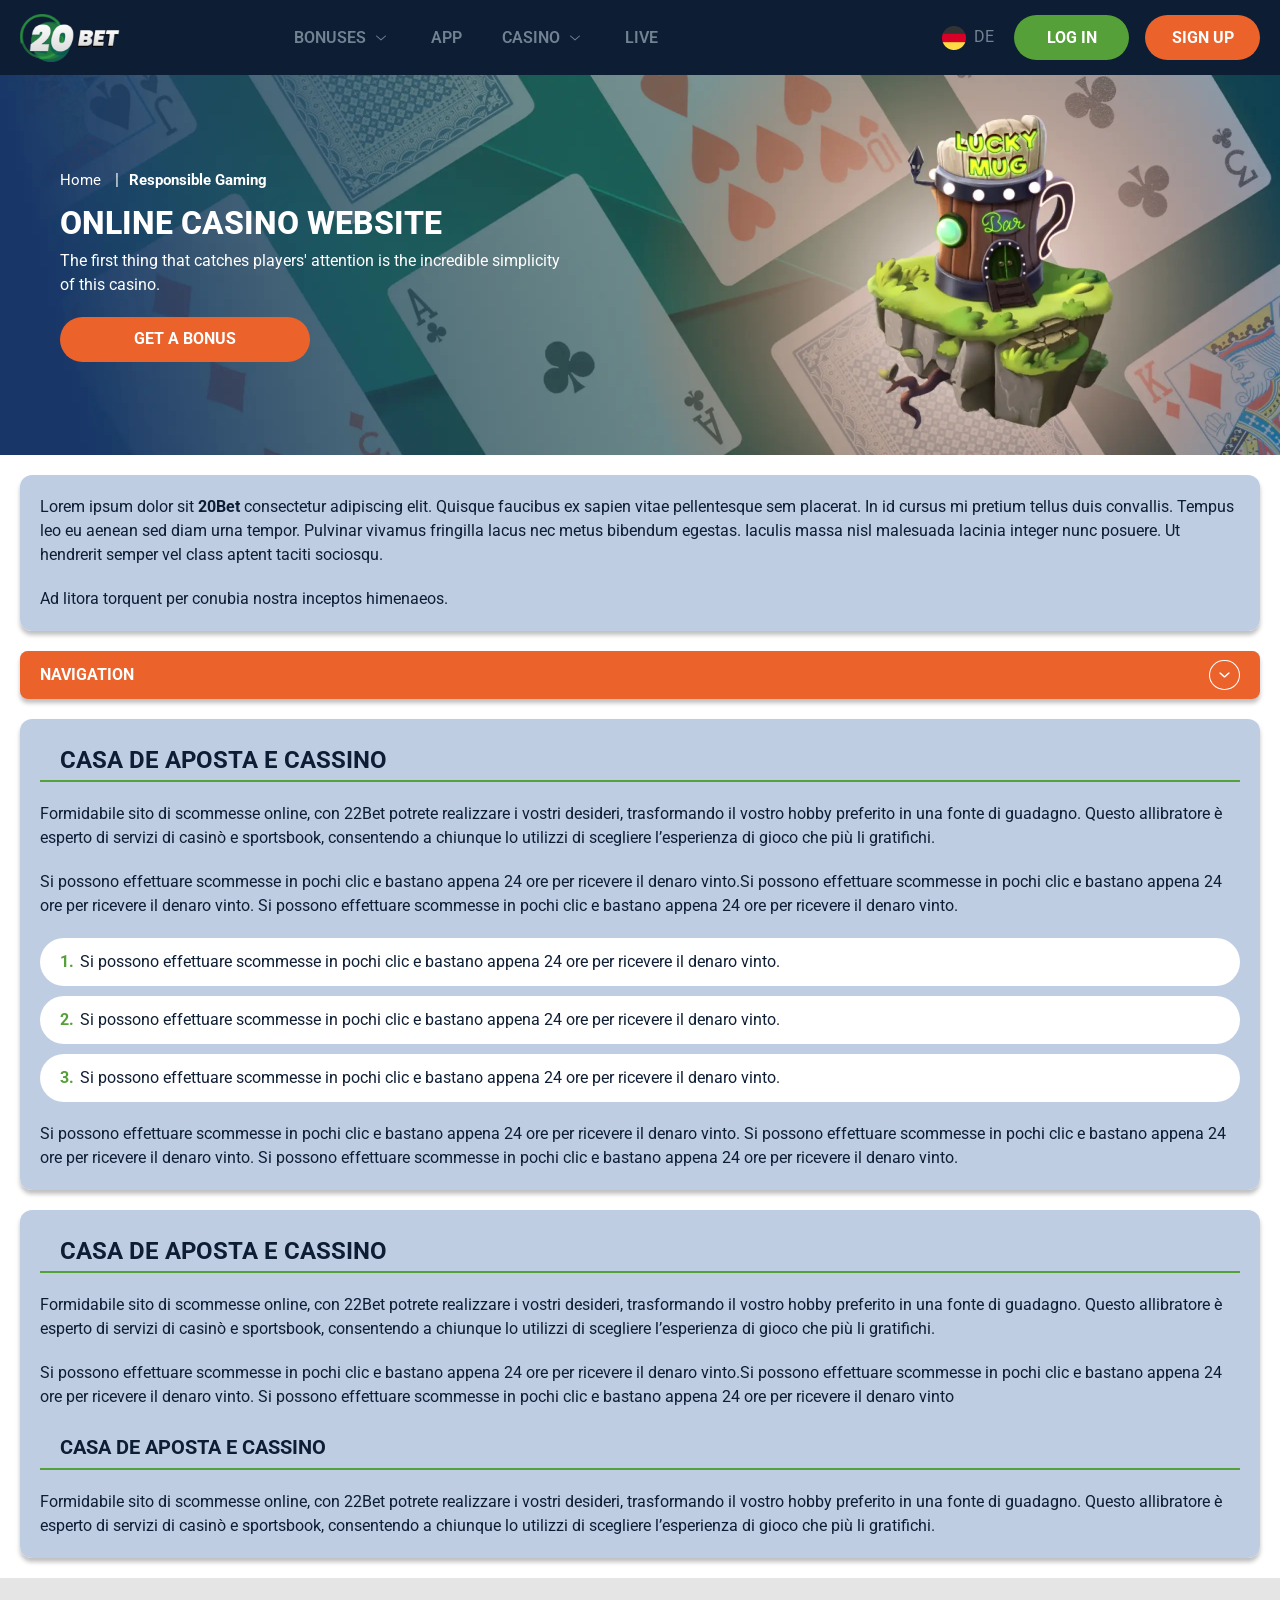
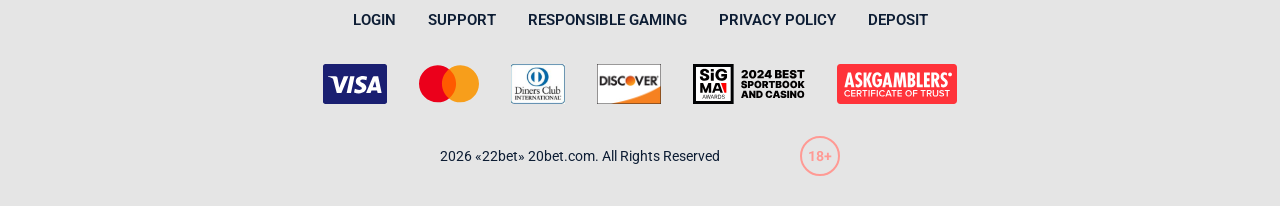
<file: responsible.html>
<!DOCTYPE html>
<html lang="de">
  <head>
    <meta charset="UTF-8" />
   
    <meta name="viewport" content="width=device-width, initial-scale=1.0" />
    <title>20Bet </title>
    <meta name="description" content />
    <meta property="og:site_name" content />
    <meta property="og:title" content />
    <meta property="og:type" content="website" />
    <meta property="og:url" content />
    <meta property="og:image" content />
    <meta property="og:image:alt" content />
    <meta property="og:locale" content="de" />
    <meta property="og:description" content />
    <link rel="preconnect" href="https://fonts.googleapis.com" />
    <link rel="preconnect" href="https://fonts.gstatic.com" crossorigin="anonymous" />
   <link href="https://fonts.googleapis.com/css2?family=Open+Sans:ital,wght@0,300..800;1,300..800&display=swap" rel="stylesheet">
<link href="https://fonts.googleapis.com/css?family=Roboto+Condensed&display=swap" rel="stylesheet">
<link href="https://fonts.googleapis.com/css2?family=Roboto:ital,wght@0,100..900;1,100..900&display=swap" rel="stylesheet">
   <link rel="stylesheet" href="./css/reset.css" />
    <link rel="stylesheet" href="./css/main.css" />
    <link rel="stylesheet" href="./css/media.css"/>
    <link rel="icon" href="./images/Group.png" type="image/x-icon"/>
    <script
    src="https://code.jquery.com/jquery-3.6.1.min.js"
    integrity="sha256-o88AwQnZB+VDvE9tvIXrMQaPlFFSUTR+nldQm1LuPXQ="
    crossorigin="anonymous"
  ></script>
  </head>
  <body>
    <header class="header">
      <section class="content header__content">
        <a href="./index.html" class="logo header__logo"
          ><img src="./images/logo.svg" alt="logo" title
        /></a>
        <button class="header__btn-menu" >
          <svg width="16px" height="16px" viewBox="0 0 16 16" xmlns="http://www.w3.org/2000/svg">
              <rect y="0" width="16" height="3" rx="1.5"></rect>
              <rect y="6.5" width="16" height="3" rx="1.5"></rect>
              <rect y="13" width="16" height="3" rx="1.5"></rect>
            </svg>
        </button>

          <nav class="menu header__menu">
            <ul class="header__menu-list">
                
              <li class="">
              <div class="header__menu-wrapper">
                <div class="js-button-expander js-button-expander--menu" >
                <a href="./bonus.html" >
                <span>Bonuses</span>
              </a>
              </div>
              <div class="header__menu-wrap js-expand-content js-expand-content--menu">
                <ul >
                  <li>
                    <a href="./freeSpins.html">
                    <span>Free Spins</span>
                  </a></li>
                  <li><a href="./promoCode.html">
                    <span>Promo Code</span>
                  </a>
                </li>
                  <li><a href="./welcomeBonus.html">
                    <span>Welcome Bonus</span>
                  </a>
                </li>
                <li><a href="./vip.html">
                    <span>VIP</span>
                  </a>
                </li>
                </ul>
              </div>
              </div>
               <a href="./bonus.html" class="header__menu-item">
                <span>Bonuses</span>
              </a>
            </li>
              <li>
                <a href="./app.html">
                 App
                </a>
              </li>
              
              <li class="">
              <div class="header__menu-wrapper">
                <div class="js-button-expander js-button-expander--menu" >
                <a href="./casino.html" >
                <span> Casino</span>
              </a>
              </div>
              <div class="header__menu-wrap js-expand-content js-expand-content--menu">
                <ul >
                  <li>
                    <a href="./slots.html">
                    <span>Slots</span>
                  </a></li>
                 
                </ul>
              </div>
              </div>
               <a href="./casino.html" class="header__menu-item">
                <span>Casino</span>
              </a>
            </li>
               <li>
                <a href="./live.html">
               Live
                </a>
              </li>
              <li>
                    <a href="./freeSpins.html">
                    <span>Free Spins</span>
                  </a></li>
                  <li><a href="./promoCode.html">
                    <span>Promo Code</span>
                  </a>
                </li>
                  <li><a href="./welcomeBonus.html">
                    <span>Welcome Bonus</span>
                  </a>
                </li>
                <li><a href="./vip.html">
                    <span>VIP</span>
                  </a>
                </li>
             <li>
                    <a href="./slots.html">
                    <span>Slots</span>
                  </a></li>
             
             
            </ul>
            <div class="header__button header__button-menu " >
              <a href="#" class="button  button__login-menu">log in</a>
              <a href="#" class="button button__menu">sign up</a>
            </div>
           
          </nav>
          <a href="" class="header__flag">
                <span><img src="./images/flag.png" alt="flag" title /></span>
                <span>de</span>
              </a>
            <a href="#" class="button button__login">log in</a>
            <a href="#" class="button button__singup">sign up</a>
            <!-- <div id="clock" class="header__time">00:00</div> -->
            
      </section>
    </header>
     <main class="main home main-page">
        <section class=" hero hero__page">
           
            <div class="background background-page">
              <img src="./images/layout-images/bg-responsible.webp" alt="hero" title />
              
            </div>
            <div class="hero__wrapper hero__wrapper-page">
              <div class="hero__data hero__data-bonus">
                <ul
                class="breadcrumbs "
                
              >
                <li
                  
                >
                  <a href="#" >
                    <span >Home</span></a
                  >
                 
                </li>
                <li
                  
                >
                  <a href="#" > <span >Responsible Gaming</span></a>
                 
                </li>
              </ul>
                <h1 class="title general hero__title">
                  Online Casino Website
                </h1>
                 <p class="hero__text">The first thing that catches players' attention is the incredible simplicity of this casino.</p>
               
                <a href="#" class="button  hero__button ">Get a Bonus</a>
               
              </div>
             
            </div>
          </section>
      <section class="main__wrap main__wrap-page">
       
       <section class="content__wrapper content__wrapper-page">

         
        
       
          <section class="content article">
            <p>
             Lorem ipsum dolor sit <a href="#">20Bet</a> consectetur adipiscing elit. Quisque faucibus ex sapien vitae pellentesque sem placerat. In id cursus mi pretium tellus duis convallis. Tempus leo eu aenean sed diam urna tempor. Pulvinar vivamus fringilla lacus nec metus bibendum egestas. Iaculis massa nisl malesuada lacinia integer nunc posuere. Ut hendrerit semper vel class aptent taciti sociosqu.
            </p>
            <p>
             Ad litora torquent per conubia nostra inceptos himenaeos.
            </p>
          </section>
        
         <section class="content menu-review__content">
              

            
                <div class="menu__review-desk menu__review-content">Navigation</div>
                <ul class="menu__review menu__review-list">
                  <li><a href="#">Lorem ipsum dolor sit</a></li>
                    <li><a href="#">Amet consectetur adipiscing</a></li>
                      <li><a href="#">Quisque faucibus ex sapien vitae</a></li>
                        <li><a href="#">Ut hendrerit sempero</a></li>
                          <li><a href="#">Pulvinar vivamus fringilla</a></li>
                           <li><a href="#">Ad litora torquent per conubia</a></li>
                         
                          
                </ul>
             
          
          </section>
          
          
        
          <section class="content article">
            <h2 class="title high article__title">Casa de Aposta e Cassino</h2>
             
            <p>
             Formidabile sito di scommesse online, con 22Bet potrete realizzare i vostri desideri, trasformando il vostro hobby preferito in una fonte di guadagno. Questo allibratore è esperto di servizi di casinò e sportsbook, consentendo a chiunque lo utilizzi di scegliere l’esperienza di gioco che più li gratifichi.
            </p>
            <p>
             Si possono effettuare scommesse in pochi clic e bastano appena 24 ore per ricevere il denaro vinto.Si possono effettuare scommesse in pochi clic e bastano appena 24 ore per ricevere il denaro vinto. Si possono effettuare scommesse in pochi clic e bastano appena 24 ore per ricevere il denaro vinto.
            </p>
           <ol>
              <li>Si possono effettuare scommesse in pochi clic e bastano appena 24 ore per ricevere il denaro vinto.</li>
              <li>Si possono effettuare scommesse in pochi clic e bastano appena 24 ore per ricevere il denaro vinto.</li>
              <li>Si possono effettuare scommesse in pochi clic e bastano appena 24 ore per ricevere il denaro vinto.</li>
            </ol>
            <p>Si possono effettuare scommesse in pochi clic e bastano appena 24 ore per ricevere il denaro vinto. Si possono effettuare scommesse in pochi clic e bastano appena 24 ore per ricevere il denaro vinto. Si possono effettuare scommesse in pochi clic e bastano appena 24 ore per ricevere il denaro vinto.</p>
          </section>
         
         
           <section class="content article">
            <h2 class="title high article__title">Casa de Aposta e Cassino</h2>
            <p>Formidabile sito di scommesse online, con 22Bet potrete realizzare i vostri desideri, trasformando il vostro hobby preferito in una fonte di guadagno. Questo allibratore è esperto di servizi di casinò e sportsbook, consentendo a chiunque lo utilizzi di scegliere l’esperienza di gioco che più li gratifichi.</p>
            <p>Si possono effettuare scommesse in pochi clic e bastano appena 24 ore per ricevere il denaro vinto.Si possono effettuare scommesse in pochi clic e bastano appena 24 ore per ricevere il denaro vinto. Si possono effettuare scommesse in pochi clic e bastano appena 24 ore per ricevere il denaro vinto</p>
            <h3>Casa de Aposta e Cassino</h3>
            <p>Formidabile sito di scommesse online, con 22Bet potrete realizzare i vostri desideri, trasformando il vostro hobby preferito in una fonte di guadagno. Questo allibratore è esperto di servizi di casinò e sportsbook, consentendo a chiunque lo utilizzi di scegliere l’esperienza di gioco che più li gratifichi.</p>
           </section>

        </section> 
      
        <div class=""  onclick="scrollToTop()">
          <button class="main__arrow" id="scrollToTopBtn"></button>
        </div> 
        
      </section>
    </main> 
     <footer class=" footer ">
      <section class="content footer__content">
        <ul class="footer__menu">
         <li><a href="./login.html">Login</a></li>
         <li><a href="./support.html">Support</a></li>
         <li><a href="./responsible.html">Responsible Gaming</a></li>
         <li><a href="./policy.html">Privacy Policy</a></li>
         <li><a href="./deposit.html">Deposit</a></li>
        </ul>
       
          <ul class="footer__cards-list">
           
            <li>
              <a href="#"
                ><img src="./images/visa.svg" alt="cardvisa" title
              /></a>
            </li>
            <li>
              <a href="#"
                ><img
                  src="./images/mastercard.svg"
                  alt="mastercard"
                  title
              /></a>
            </li>
            <li>
                <a href="#"
                  ><img src="./images/diners.svg" alt="diners" title
                /></a>
              </li>
              <li>
                <a href="#"
                  ><img src="./images/discover.svg" alt="discover" title
                /></a>
              </li>
              <li>
                <a href="#"
                  ><img src="./images/sigma.svg" alt="sigma" title
                /></a>
              </li>
              <li>
                <a href="#"
                  ><img src="./images/ask.svg" alt="ask" title
                /></a>
              </li>
            
          </ul>
       
        <div class="footer__wrapp">
          <div class="footer__text">
           
             <p>2026 «22bet» 20bet.com. All Rights Reserved
</p>
           
          </div>
          <div class="footer__age">
            <img src="./images/age.svg" alt="age" title />
          </div>
        </div>
      
      </section>
    </footer>
    <script src="./js/arrowUp.js" defer></script>
    <script src="./js/sidebar.js" defer></script>
    <script src="./js/expander.js" defer></script>
    <script src="./js/mobile-menu.js" defer></script>
    <!-- <script src="./js/clock.js" defer></script> -->
  </body>
</html>
</file>
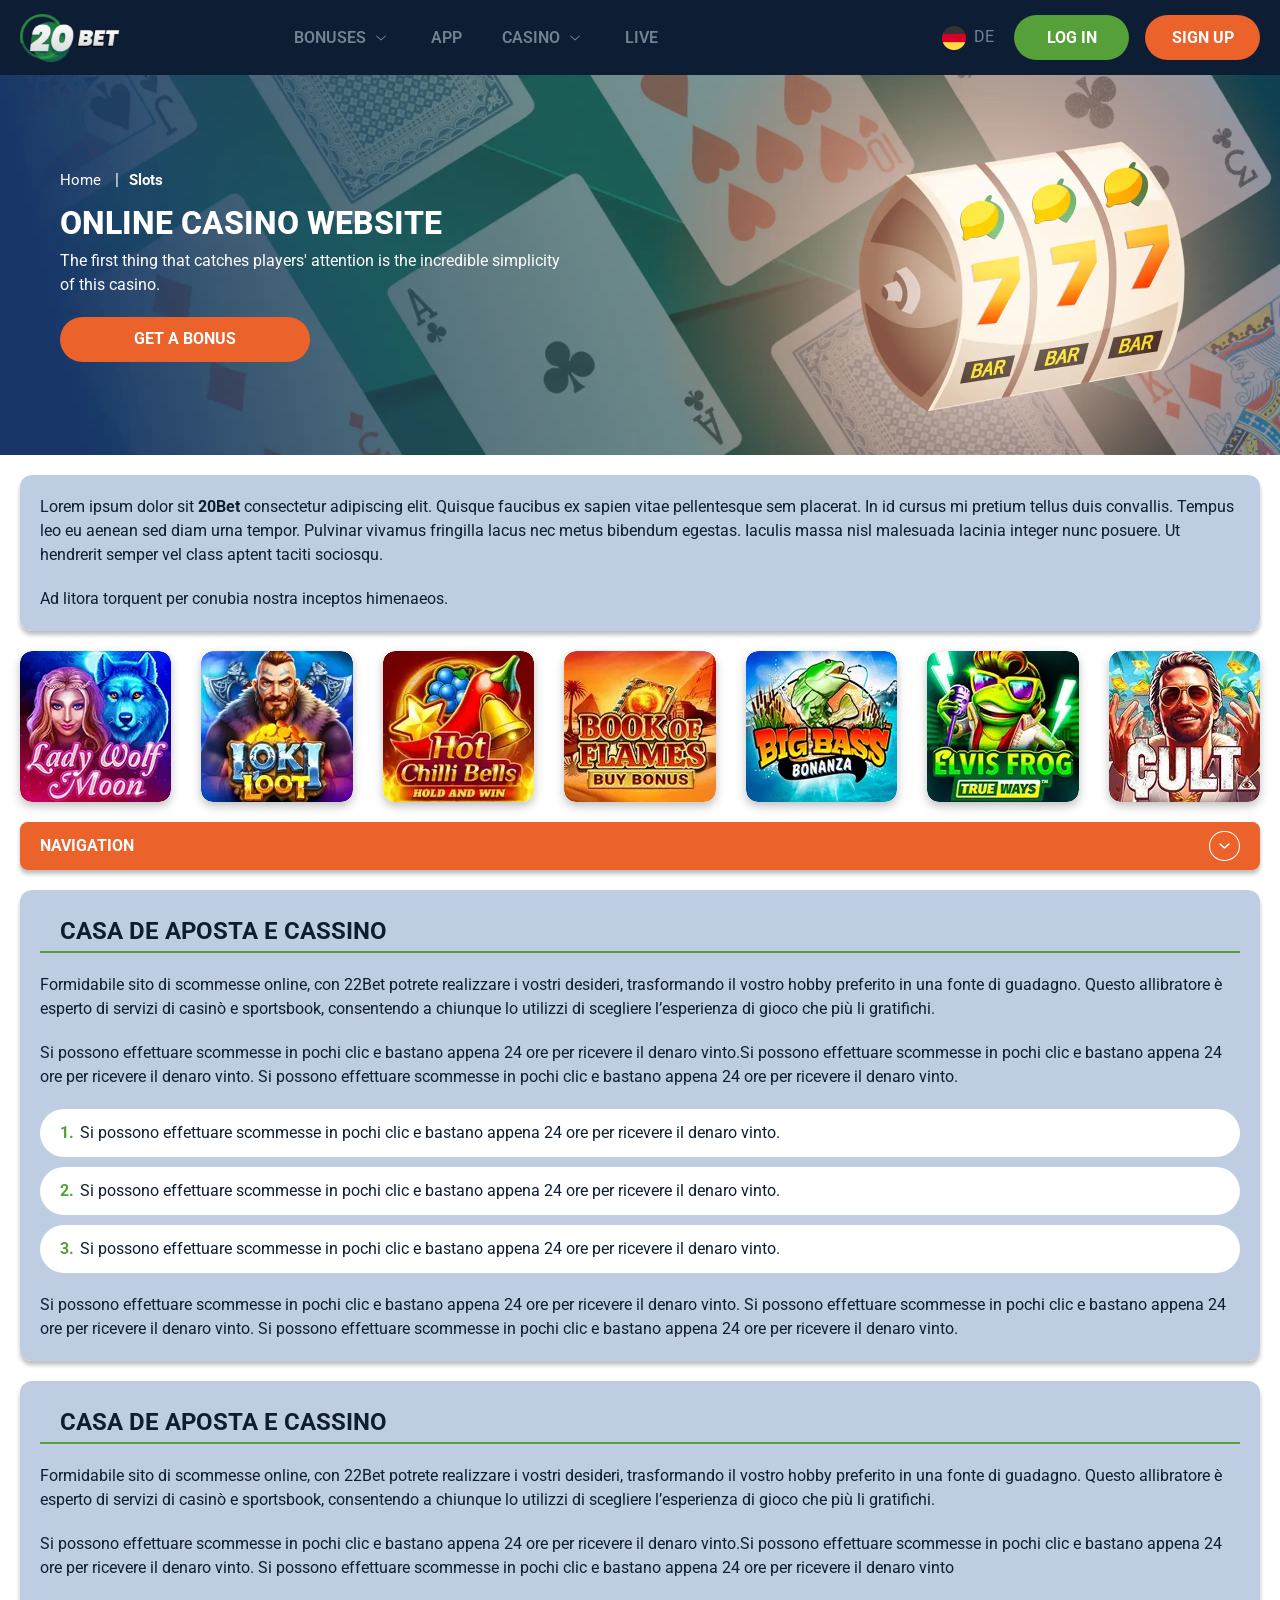
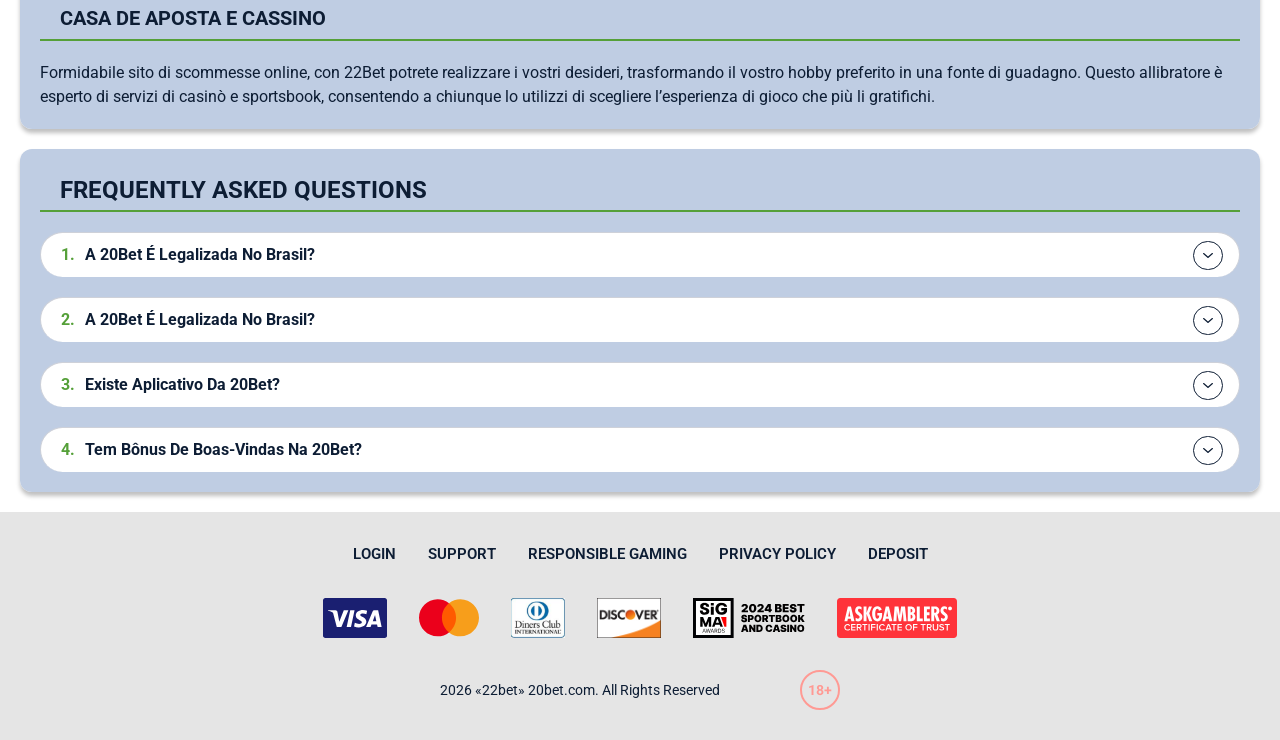
<file: slots.html>
<!DOCTYPE html>
<html lang="de">
  <head>
    <meta charset="UTF-8" />
   
    <meta name="viewport" content="width=device-width, initial-scale=1.0" />
    <title>20Bet </title>
    <meta name="description" content />
    <meta property="og:site_name" content />
    <meta property="og:title" content />
    <meta property="og:type" content="website" />
    <meta property="og:url" content />
    <meta property="og:image" content />
    <meta property="og:image:alt" content />
    <meta property="og:locale" content="de" />
    <meta property="og:description" content />
    <link rel="preconnect" href="https://fonts.googleapis.com" />
    <link rel="preconnect" href="https://fonts.gstatic.com" crossorigin="anonymous" />
   <link href="https://fonts.googleapis.com/css2?family=Open+Sans:ital,wght@0,300..800;1,300..800&display=swap" rel="stylesheet">
<link href="https://fonts.googleapis.com/css?family=Roboto+Condensed&display=swap" rel="stylesheet">
<link href="https://fonts.googleapis.com/css2?family=Roboto:ital,wght@0,100..900;1,100..900&display=swap" rel="stylesheet">
   <link rel="stylesheet" href="./css/reset.css" />
    <link rel="stylesheet" href="./css/main.css" />
    <link rel="stylesheet" href="./css/media.css"/>
    <link rel="icon" href="./images/Group.png" type="image/x-icon"/>
    <script
    src="https://code.jquery.com/jquery-3.6.1.min.js"
    integrity="sha256-o88AwQnZB+VDvE9tvIXrMQaPlFFSUTR+nldQm1LuPXQ="
    crossorigin="anonymous"
  ></script>
  </head>
  <body>
    <header class="header">
      <section class="content header__content">
        <a href="./index.html" class="logo header__logo"
          ><img src="./images/logo.svg" alt="logo" title
        /></a>
        <button class="header__btn-menu" >
          <svg width="16px" height="16px" viewBox="0 0 16 16" xmlns="http://www.w3.org/2000/svg">
              <rect y="0" width="16" height="3" rx="1.5"></rect>
              <rect y="6.5" width="16" height="3" rx="1.5"></rect>
              <rect y="13" width="16" height="3" rx="1.5"></rect>
            </svg>
        </button>

          <nav class="menu header__menu">
            <ul class="header__menu-list">
                
              <li class="">
              <div class="header__menu-wrapper">
                <div class="js-button-expander js-button-expander--menu" >
                <a href="./bonus.html" >
                <span>Bonuses</span>
              </a>
              </div>
              <div class="header__menu-wrap js-expand-content js-expand-content--menu">
                <ul >
                  <li>
                    <a href="./freeSpins.html">
                    <span>Free Spins</span>
                  </a></li>
                  <li><a href="./promoCode.html">
                    <span>Promo Code</span>
                  </a>
                </li>
                  <li><a href="./welcomeBonus.html">
                    <span>Welcome Bonus</span>
                  </a>
                </li>
                <li><a href="./vip.html">
                    <span>VIP</span>
                  </a>
                </li>
                </ul>
              </div>
              </div>
               <a href="./bonus.html" class="header__menu-item">
                <span>Bonuses</span>
              </a>
            </li>
              <li>
                <a href="./app.html">
                 App
                </a>
              </li>
              
              <li class="">
              <div class="header__menu-wrapper">
                <div class="js-button-expander js-button-expander--menu" >
                <a href="./casino.html" >
                <span> Casino</span>
              </a>
              </div>
              <div class="header__menu-wrap js-expand-content js-expand-content--menu">
                <ul >
                  <li>
                    <a href="./slots.html">
                    <span>Slots</span>
                  </a></li>
                 
                </ul>
              </div>
              </div>
               <a href="./casino.html" class="header__menu-item">
                <span>Casino</span>
              </a>
            </li>
               <li>
                <a href="./live.html">
               Live
                </a>
              </li>
              <li>
                    <a href="./freeSpins.html">
                    <span>Free Spins</span>
                  </a></li>
                  <li><a href="./promoCode.html">
                    <span>Promo Code</span>
                  </a>
                </li>
                  <li><a href="./welcomeBonus.html">
                    <span>Welcome Bonus</span>
                  </a>
                </li>
                <li><a href="./vip.html">
                    <span>VIP</span>
                  </a>
                </li>
             <li>
                    <a href="./slots.html">
                    <span>Slots</span>
                  </a></li>
             
             
            </ul>
            <div class="header__button header__button-menu " >
              <a href="#" class="button  button__login-menu">log in</a>
              <a href="#" class="button button__menu">sign up</a>
            </div>
           
          </nav>
            <a href="" class="header__flag">
                <span><img src="./images/flag.png" alt="flag" title /></span>
                <span>de</span>
              </a>
            <a href="#" class="button button__login">log in</a>
            <a href="#" class="button button__singup">sign up</a>
            <!-- <div id="clock" class="header__time">00:00</div> -->
          
      </section>
    </header>
     <main class="main home main-page">
        <section class=" hero hero__page">
           
            <div class="background ">
              <img src="./images/slots/bg-slots.webp" alt="hero" title />
              
            </div>
            <div class="hero__wrapper hero__wrapper-page">
              <div class="hero__data hero__data-bonus">
                <ul
                class="breadcrumbs "
                
              >
                <li
                  
                >
                  <a href="#" >
                    <span >Home</span></a
                  >
                 
                </li>
                <li
                  
                >
                  <a href="#" > <span >Slots</span></a>
                 
                </li>
              </ul>
                <h1 class="title general hero__title">
                  Online Casino Website
                </h1>
                 <p class="hero__text">The first thing that catches players' attention is the incredible simplicity of this casino.</p>
               
                <a href="#" class="button  hero__button ">Get a Bonus</a>
               
              </div>
             
            </div>
          </section>
      <section class="main__wrap main__wrap-page">
       
       <section class="content__wrapper content__wrapper-page">

         
        
       
          <section class="content article">
            <p>
             Lorem ipsum dolor sit <a href="#">20Bet</a> consectetur adipiscing elit. Quisque faucibus ex sapien vitae pellentesque sem placerat. In id cursus mi pretium tellus duis convallis. Tempus leo eu aenean sed diam urna tempor. Pulvinar vivamus fringilla lacus nec metus bibendum egestas. Iaculis massa nisl malesuada lacinia integer nunc posuere. Ut hendrerit semper vel class aptent taciti sociosqu.
            </p>
            <p>
             Ad litora torquent per conubia nostra inceptos himenaeos.
            </p>
          </section>
               <section class="content casino">
           
              <ul class="casino__list ">
                <li class="casino__item">
                    <div class="casino__wrapper">
                      <img class="casino__img" src="./images/slots/card-slots1.webp" alt="" title>
                    <div class="casino__hover casino__hover-live">
                        
                        <div class="casino-box">
                            
                        <a href="#" class="button  casino__buttons"><img src="./images/card-button.svg" alt="" title></a>
                        </div>
                    </div>
                    </div>
                    
                </li>
                <li class="casino__item">
                  <div class="casino__wrapper">
                    <img class="casino__img" src="./images/slots/card-slots2.webp" alt="" title>
                <div class="casino__hover casino__hover-live">
                      
                        <div class="casino-box">
                            
                        <a href="#" class="button  casino__buttons"><img src="./images/card-button.svg" alt="" title></a>
                        </div>
                    </div>
                  </div>
                 
              </li>
              <li class="casino__item">
                <div class="casino__wrapper">
                  <img class="casino__img" src="./images/slots/card-slots3.webp" alt="" title>
               <div class="casino__hover casino__hover-live">
                        
                        <div class="casino-box">
                            
                        <a href="#" class="button  casino__buttons"><img src="./images/card-button.svg" alt="" title></a>
                        </div>
                    </div>
               
            </li>
             <li class="casino__item">
                <div class="casino__wrapper">
                  <img class="casino__img" src="./images/slots/card-slots4.webp" alt="" title>
               <div class="casino__hover casino__hover-live">
                        
                        <div class="casino-box">
                            
                        <a href="#" class="button  casino__buttons"><img src="./images/card-button.svg" alt="" title></a>
                        </div>
                    </div>
               
            </li>
             <li class="casino__item">
                <div class="casino__wrapper">
                  <img class="casino__img" src="./images/slots/card-slots5.webp" alt="" title>
               <div class="casino__hover casino__hover-live">
                        
                        <div class="casino-box">
                            
                        <a href="#" class="button  casino__buttons"><img src="./images/card-button.svg" alt="" title></a>
                        </div>
                    </div>
               
            </li>
             <li class="casino__item">
                <div class="casino__wrapper">
                  <img class="casino__img" src="./images/slots/card-slots6.webp" alt="" title>
               <div class="casino__hover casino__hover-live">
                        
                        <div class="casino-box">
                            
                        <a href="#" class="button  casino__buttons"><img src="./images/card-button.svg" alt="" title></a>
                        </div>
                    </div>
               
            </li>
             <li class="casino__item">
                <div class="casino__wrapper">
                  <img class="casino__img" src="./images/slots/card-slots7.webp" alt="" title>
               <div class="casino__hover casino__hover-live">
                        
                        <div class="casino-box">
                            
                        <a href="#" class="button  casino__buttons"><img src="./images/card-button.svg" alt="" title></a>
                        </div>
                    </div>
               
            </li>
             
           
    
      

              </ul>
         </section>
             
        
        
         <section class="content menu-review__content">
              

            
                <div class="menu__review-desk menu__review-content">Navigation</div>
                <ul class="menu__review menu__review-list">
                  <li><a href="#">Lorem ipsum dolor sit</a></li>
                    <li><a href="#">Amet consectetur adipiscing</a></li>
                      <li><a href="#">Quisque faucibus ex sapien vitae</a></li>
                        <li><a href="#">Ut hendrerit sempero</a></li>
                          <li><a href="#">Pulvinar vivamus fringilla</a></li>
                           <li><a href="#">Ad litora torquent per conubia</a></li>
                         
                          
                </ul>
             
          
          </section>
        
          <section class="content article">
            <h2 class="title high article__title">Casa de Aposta e Cassino</h2>
             
            <p>
             Formidabile sito di scommesse online, con 22Bet potrete realizzare i vostri desideri, trasformando il vostro hobby preferito in una fonte di guadagno. Questo allibratore è esperto di servizi di casinò e sportsbook, consentendo a chiunque lo utilizzi di scegliere l’esperienza di gioco che più li gratifichi.
            </p>
            <p>
             Si possono effettuare scommesse in pochi clic e bastano appena 24 ore per ricevere il denaro vinto.Si possono effettuare scommesse in pochi clic e bastano appena 24 ore per ricevere il denaro vinto. Si possono effettuare scommesse in pochi clic e bastano appena 24 ore per ricevere il denaro vinto.
            </p>
           <ol>
              <li>Si possono effettuare scommesse in pochi clic e bastano appena 24 ore per ricevere il denaro vinto.</li>
              <li>Si possono effettuare scommesse in pochi clic e bastano appena 24 ore per ricevere il denaro vinto.</li>
              <li>Si possono effettuare scommesse in pochi clic e bastano appena 24 ore per ricevere il denaro vinto.</li>
            </ol>
            <p>Si possono effettuare scommesse in pochi clic e bastano appena 24 ore per ricevere il denaro vinto. Si possono effettuare scommesse in pochi clic e bastano appena 24 ore per ricevere il denaro vinto. Si possono effettuare scommesse in pochi clic e bastano appena 24 ore per ricevere il denaro vinto.</p>
          </section>
         
         
           <section class="content article">
            <h2 class="title high article__title">Casa de Aposta e Cassino</h2>
            <p>Formidabile sito di scommesse online, con 22Bet potrete realizzare i vostri desideri, trasformando il vostro hobby preferito in una fonte di guadagno. Questo allibratore è esperto di servizi di casinò e sportsbook, consentendo a chiunque lo utilizzi di scegliere l’esperienza di gioco che più li gratifichi.</p>
            <p>Si possono effettuare scommesse in pochi clic e bastano appena 24 ore per ricevere il denaro vinto.Si possono effettuare scommesse in pochi clic e bastano appena 24 ore per ricevere il denaro vinto. Si possono effettuare scommesse in pochi clic e bastano appena 24 ore per ricevere il denaro vinto</p>
            <h3>Casa de Aposta e Cassino</h3>
            <p>Formidabile sito di scommesse online, con 22Bet potrete realizzare i vostri desideri, trasformando il vostro hobby preferito in una fonte di guadagno. Questo allibratore è esperto di servizi di casinò e sportsbook, consentendo a chiunque lo utilizzi di scegliere l’esperienza di gioco che più li gratifichi.</p>
           </section>

          <section class="content faq">
            <h2 class="title high faq__title">Frequently Asked Questions</h2>
            <ul class="faq__list " >
              <li class="faq__item"  >
                <h3 class="title medium faq__subtitle js-button-expander js-button-expander--faq"  >A 20Bet é legalizada no Brasil?
                 </h3>
                <div  class="faq__answer js-expand-content js-expand-content--faq" >
                  <p  >
                    Sim, a casa de apostas tem licença emitida por Curaçao, que é reconhecida no Brasil e a permite atuar por aqui.
                  </p>
                </div>
              </li>
              <li class="faq__item"  >
                <h3 class="title medium faq__subtitle js-button-expander js-button-expander--faq"  >A 20Bet é legalizada no Brasil?</h3>
                <div class="faq__answer js-expand-content js-expand-content--faq" >
                  <p  >
                    Sim, a casa de apostas tem licença emitida por Curaçao, que é reconhecida no Brasil e a permite atuar por aqui.
                  </p>
                </div>
              </li> 
              <li class="faq__item"  >
                <h3 class="title medium faq__subtitle js-button-expander js-button-expander--faq"  >Existe aplicativo da 20Bet?</h3>
                <div class="faq__answer js-expand-content js-expand-content--faq" >
                  <p  >
                   Sim, disponível para sistemas operacionais iOS e Android.
                  </p>
                </div>
              </li> 
              <li class="faq__item"  >
                <h3 class="title medium faq__subtitle js-button-expander js-button-expander--faq"  >Tem bônus de boas-vindas na 20Bet?</h3>
                <div class="faq__answer js-expand-content js-expand-content--faq" >
                  <p  >
                   O pacote especial para novos usuários da 20Bet paga 100% sobre o primeiro depósito, com limite de 600 BRL.
                  </p>
                </div>
              </li> 
             
            </ul>
          </section>
          
        </section> 
      
        <div class=""  onclick="scrollToTop()">
          <button class="main__arrow" id="scrollToTopBtn"></button>
        </div> 
        
      </section>
    </main> 
      <footer class=" footer ">
      <section class="content footer__content">
        <ul class="footer__menu">
         <li><a href="./login.html">Login</a></li>
         <li><a href="./support.html">Support</a></li>
         <li><a href="./responsible.html">Responsible Gaming</a></li>
         <li><a href="./policy.html">Privacy Policy</a></li>
         <li><a href="./deposit.html">Deposit</a></li>
        </ul>
       
          <ul class="footer__cards-list">
           
            <li>
              <a href="#"
                ><img src="./images/visa.svg" alt="cardvisa" title
              /></a>
            </li>
            <li>
              <a href="#"
                ><img
                  src="./images/mastercard.svg"
                  alt="mastercard"
                  title
              /></a>
            </li>
            <li>
                <a href="#"
                  ><img src="./images/diners.svg" alt="diners" title
                /></a>
              </li>
              <li>
                <a href="#"
                  ><img src="./images/discover.svg" alt="discover" title
                /></a>
              </li>
              <li>
                <a href="#"
                  ><img src="./images/sigma.svg" alt="sigma" title
                /></a>
              </li>
              <li>
                <a href="#"
                  ><img src="./images/ask.svg" alt="ask" title
                /></a>
              </li>
            
          </ul>
       
        <div class="footer__wrapp">
          <div class="footer__text">
           
            <p>2026 «22bet» 20bet.com. All Rights Reserved

</p>
           
          </div>
          <div class="footer__age">
            <img src="./images/age.svg" alt="age" title />
          </div>
        </div>
      
      </section>
    </footer>
    <script src="./js/arrowUp.js" defer></script>
    <script src="./js/sidebar.js" defer></script>
    <script src="./js/expander.js" defer></script>
    <script src="./js/mobile-menu.js" defer></script>
    <!-- <script src="./js/clock.js" defer></script> -->
  </body>
</html>
</file>
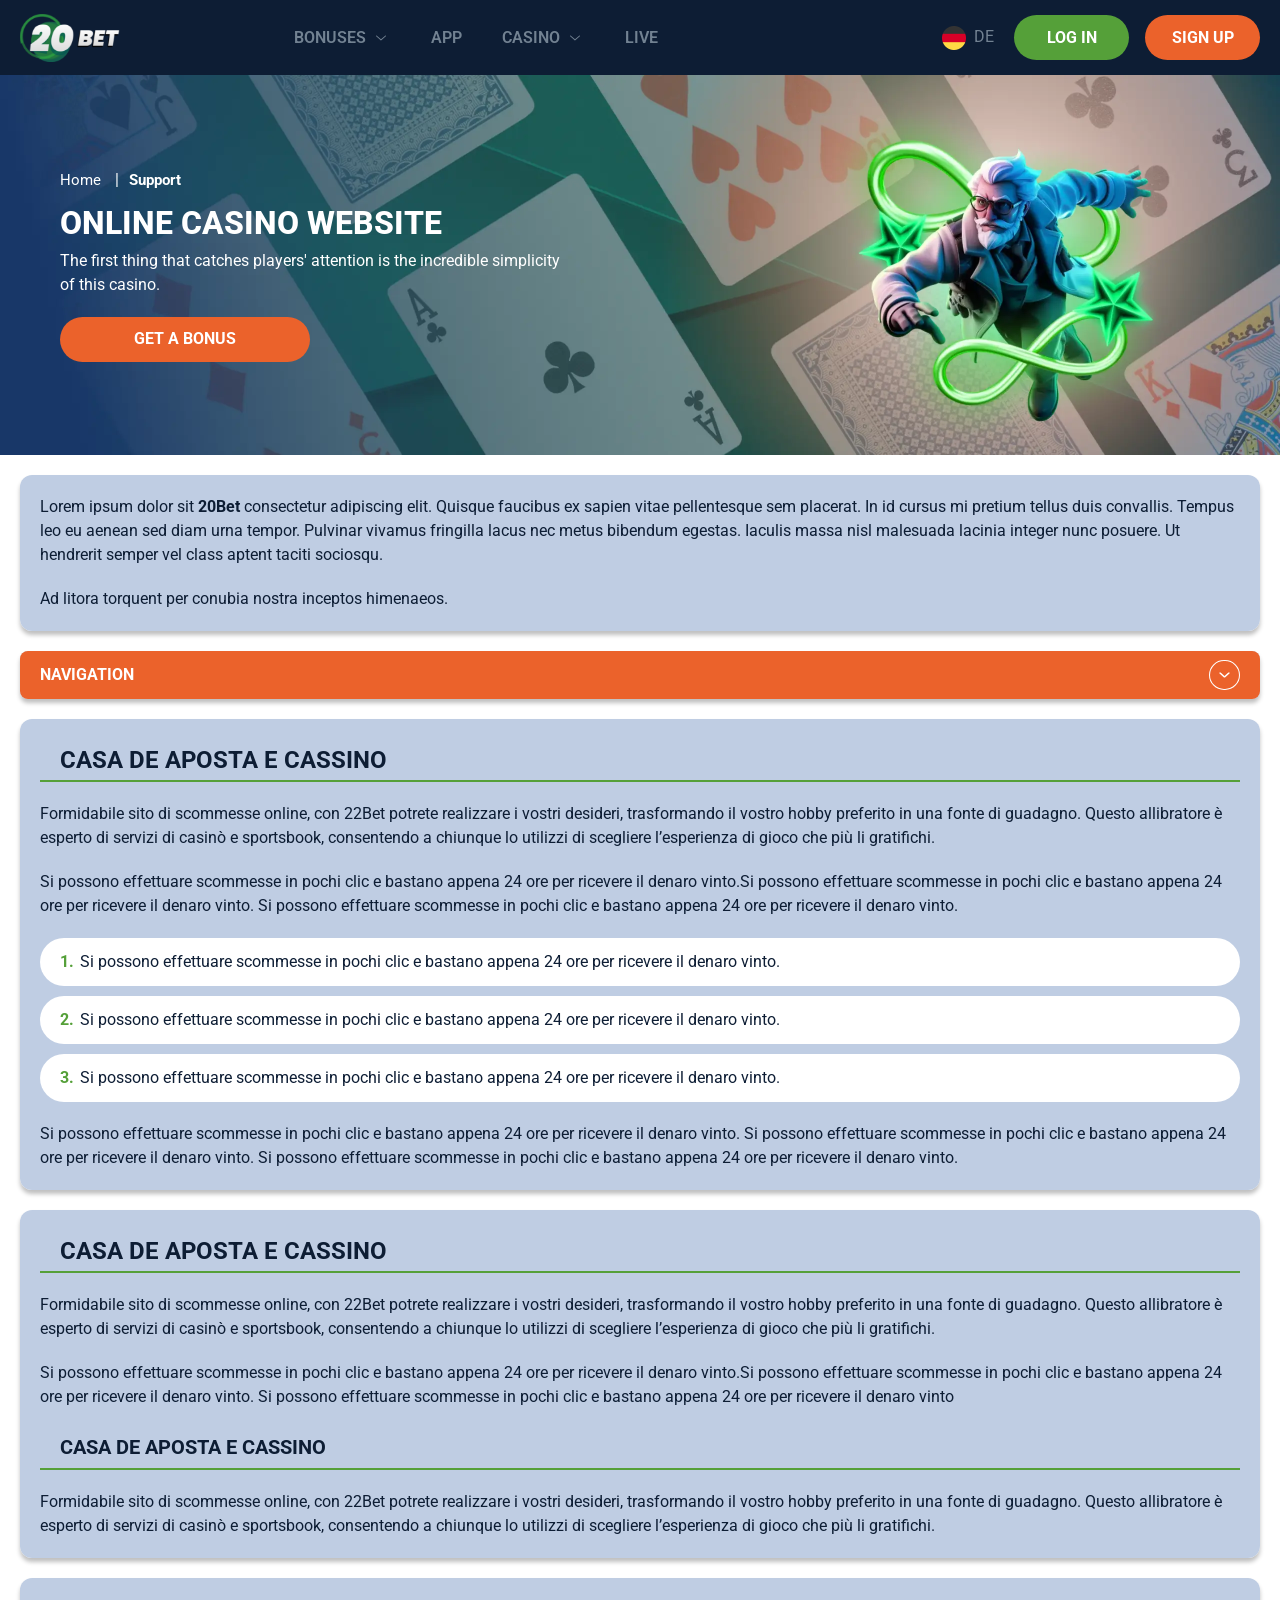
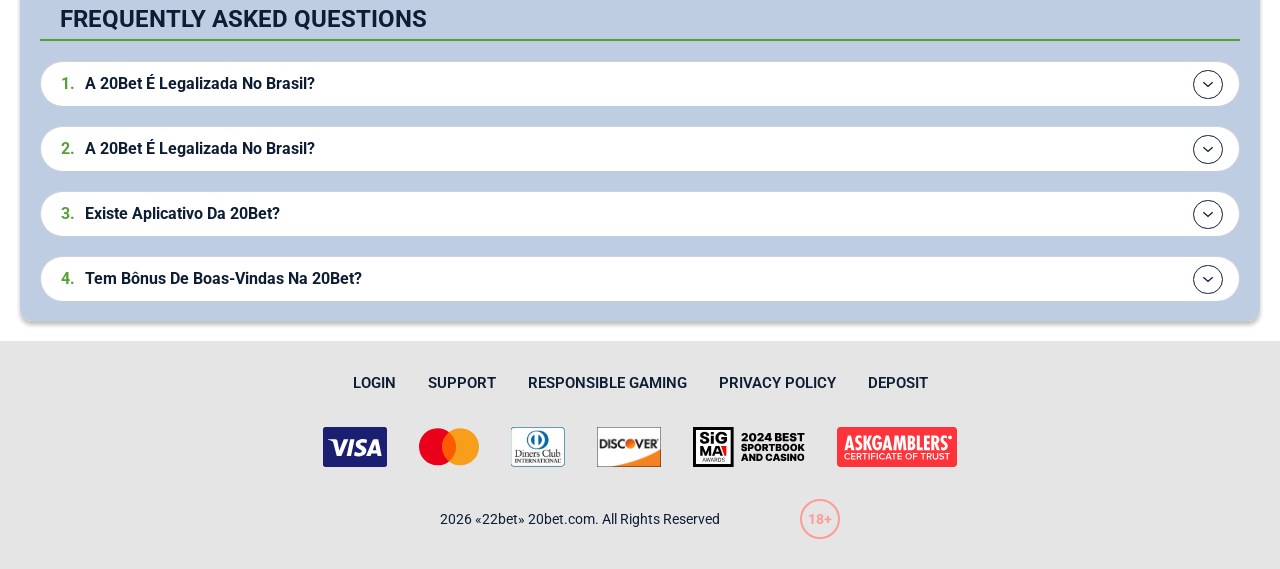
<file: support.html>
<!DOCTYPE html>
<html lang="de">
  <head>
    <meta charset="UTF-8" />
   
    <meta name="viewport" content="width=device-width, initial-scale=1.0" />
    <title>20Bet </title>
    <meta name="description" content />
    <meta property="og:site_name" content />
    <meta property="og:title" content />
    <meta property="og:type" content="website" />
    <meta property="og:url" content />
    <meta property="og:image" content />
    <meta property="og:image:alt" content />
    <meta property="og:locale" content="de" />
    <meta property="og:description" content />
    <link rel="preconnect" href="https://fonts.googleapis.com" />
    <link rel="preconnect" href="https://fonts.gstatic.com" crossorigin="anonymous" />
   <link href="https://fonts.googleapis.com/css2?family=Open+Sans:ital,wght@0,300..800;1,300..800&display=swap" rel="stylesheet">
<link href="https://fonts.googleapis.com/css?family=Roboto+Condensed&display=swap" rel="stylesheet">
<link href="https://fonts.googleapis.com/css2?family=Roboto:ital,wght@0,100..900;1,100..900&display=swap" rel="stylesheet">
   <link rel="stylesheet" href="./css/reset.css" />
    <link rel="stylesheet" href="./css/main.css" />
    <link rel="stylesheet" href="./css/media.css"/>
    <link rel="icon" href="./images/Group.png" type="image/x-icon"/>
    <script
    src="https://code.jquery.com/jquery-3.6.1.min.js"
    integrity="sha256-o88AwQnZB+VDvE9tvIXrMQaPlFFSUTR+nldQm1LuPXQ="
    crossorigin="anonymous"
  ></script>
  </head>
  <body>
    <header class="header">
      <section class="content header__content">
        <a href="./index.html" class="logo header__logo"
          ><img src="./images/logo.svg" alt="logo" title
        /></a>
        <button class="header__btn-menu" >
          <svg width="16px" height="16px" viewBox="0 0 16 16" xmlns="http://www.w3.org/2000/svg">
              <rect y="0" width="16" height="3" rx="1.5"></rect>
              <rect y="6.5" width="16" height="3" rx="1.5"></rect>
              <rect y="13" width="16" height="3" rx="1.5"></rect>
            </svg>
        </button>

          <nav class="menu header__menu">
            <ul class="header__menu-list">
                
              <li class="">
              <div class="header__menu-wrapper">
                <div class="js-button-expander js-button-expander--menu" >
                <a href="./bonus.html" >
                <span>Bonuses</span>
              </a>
              </div>
              <div class="header__menu-wrap js-expand-content js-expand-content--menu">
                <ul >
                  <li>
                    <a href="./freeSpins.html">
                    <span>Free Spins</span>
                  </a></li>
                  <li><a href="./promoCode.html">
                    <span>Promo Code</span>
                  </a>
                </li>
                  <li><a href="./welcomeBonus.html">
                    <span>Welcome Bonus</span>
                  </a>
                </li>
                <li><a href="./vip.html">
                    <span>VIP</span>
                  </a>
                </li>
                </ul>
              </div>
              </div>
               <a href="./bonus.html" class="header__menu-item">
                <span>Bonuses</span>
              </a>
            </li>
              <li>
                <a href="./app.html">
                 App
                </a>
              </li>
              
              <li class="">
              <div class="header__menu-wrapper">
                <div class="js-button-expander js-button-expander--menu" >
                <a href="./casino.html" >
                <span> Casino</span>
              </a>
              </div>
              <div class="header__menu-wrap js-expand-content js-expand-content--menu">
                <ul >
                  <li>
                    <a href="./slots.html">
                    <span>Slots</span>
                  </a></li>
                 
                </ul>
              </div>
              </div>
               <a href="./casino.html" class="header__menu-item">
                <span>Casino</span>
              </a>
            </li>
               <li>
                <a href="./live.html">
               Live
                </a>
              </li>
              <li>
                    <a href="./freeSpins.html">
                    <span>Free Spins</span>
                  </a></li>
                  <li><a href="./promoCode.html">
                    <span>Promo Code</span>
                  </a>
                </li>
                  <li><a href="./welcomeBonus.html">
                    <span>Welcome Bonus</span>
                  </a>
                </li>
                <li><a href="./vip.html">
                    <span>VIP</span>
                  </a>
                </li>
             <li>
                    <a href="./slots.html">
                    <span>Slots</span>
                  </a></li>
             
             
            </ul>
            <div class="header__button header__button-menu " >
              <a href="#" class="button  button__login-menu">log in</a>
              <a href="#" class="button button__menu">sign up</a>
            </div>
           
          </nav>
            <a href="" class="header__flag">
                <span><img src="./images/flag.png" alt="flag" title /></span>
                <span>de</span>
              </a>
            <a href="#" class="button button__login">log in</a>
            <a href="#" class="button button__singup">sign up</a>
            <!-- <div id="clock" class="header__time">00:00</div> -->
          
      </section>
    </header>
     <main class="main home main-page">
        <section class=" hero hero__page">
           
            <div class="background background-page">
              <img src="./images/layout-images/bg-support.webp" alt="hero" title />
              
            </div>
            <div class="hero__wrapper hero__wrapper-page">
              <div class="hero__data hero__data-bonus">
                <ul
                class="breadcrumbs "
                
              >
                <li
                  
                >
                  <a href="#" >
                    <span >Home</span></a
                  >
                 
                </li>
                <li
                  
                >
                  <a href="#" > <span >Support</span></a>
                 
                </li>
              </ul>
                <h1 class="title general hero__title">
                  Online Casino Website
                </h1>
                 <p class="hero__text">The first thing that catches players' attention is the incredible simplicity of this casino.</p>
               
                <a href="#" class="button  hero__button ">Get a Bonus</a>
               
              </div>
             
            </div>
          </section>
      <section class="main__wrap main__wrap-page">
       
       <section class="content__wrapper content__wrapper-page">

         
        
       
          <section class="content article">
            <p>
             Lorem ipsum dolor sit <a href="#">20Bet</a> consectetur adipiscing elit. Quisque faucibus ex sapien vitae pellentesque sem placerat. In id cursus mi pretium tellus duis convallis. Tempus leo eu aenean sed diam urna tempor. Pulvinar vivamus fringilla lacus nec metus bibendum egestas. Iaculis massa nisl malesuada lacinia integer nunc posuere. Ut hendrerit semper vel class aptent taciti sociosqu.
            </p>
            <p>
             Ad litora torquent per conubia nostra inceptos himenaeos.
            </p>
          </section>
        
        
           <section class="content menu-review__content">
              

            
                <div class="menu__review-desk menu__review-content">Navigation</div>
                <ul class="menu__review menu__review-list">
                  <li><a href="#">Lorem ipsum dolor sit</a></li>
                    <li><a href="#">Amet consectetur adipiscing</a></li>
                      <li><a href="#">Quisque faucibus ex sapien vitae</a></li>
                        <li><a href="#">Ut hendrerit sempero</a></li>
                          <li><a href="#">Pulvinar vivamus fringilla</a></li>
                           <li><a href="#">Ad litora torquent per conubia</a></li>
                         
                          
                </ul>
             
          
          </section>
          
        
          <section class="content article">
            <h2 class="title high article__title">Casa de Aposta e Cassino</h2>
             
            <p>
             Formidabile sito di scommesse online, con 22Bet potrete realizzare i vostri desideri, trasformando il vostro hobby preferito in una fonte di guadagno. Questo allibratore è esperto di servizi di casinò e sportsbook, consentendo a chiunque lo utilizzi di scegliere l’esperienza di gioco che più li gratifichi.
            </p>
            <p>
             Si possono effettuare scommesse in pochi clic e bastano appena 24 ore per ricevere il denaro vinto.Si possono effettuare scommesse in pochi clic e bastano appena 24 ore per ricevere il denaro vinto. Si possono effettuare scommesse in pochi clic e bastano appena 24 ore per ricevere il denaro vinto.
            </p>
           <ol>
              <li>Si possono effettuare scommesse in pochi clic e bastano appena 24 ore per ricevere il denaro vinto.</li>
              <li>Si possono effettuare scommesse in pochi clic e bastano appena 24 ore per ricevere il denaro vinto.</li>
              <li>Si possono effettuare scommesse in pochi clic e bastano appena 24 ore per ricevere il denaro vinto.</li>
            </ol>
            <p>Si possono effettuare scommesse in pochi clic e bastano appena 24 ore per ricevere il denaro vinto. Si possono effettuare scommesse in pochi clic e bastano appena 24 ore per ricevere il denaro vinto. Si possono effettuare scommesse in pochi clic e bastano appena 24 ore per ricevere il denaro vinto.</p>
          </section>
         
         
           <section class="content article">
            <h2 class="title high article__title">Casa de Aposta e Cassino</h2>
            <p>Formidabile sito di scommesse online, con 22Bet potrete realizzare i vostri desideri, trasformando il vostro hobby preferito in una fonte di guadagno. Questo allibratore è esperto di servizi di casinò e sportsbook, consentendo a chiunque lo utilizzi di scegliere l’esperienza di gioco che più li gratifichi.</p>
            <p>Si possono effettuare scommesse in pochi clic e bastano appena 24 ore per ricevere il denaro vinto.Si possono effettuare scommesse in pochi clic e bastano appena 24 ore per ricevere il denaro vinto. Si possono effettuare scommesse in pochi clic e bastano appena 24 ore per ricevere il denaro vinto</p>
            <h3>Casa de Aposta e Cassino</h3>
            <p>Formidabile sito di scommesse online, con 22Bet potrete realizzare i vostri desideri, trasformando il vostro hobby preferito in una fonte di guadagno. Questo allibratore è esperto di servizi di casinò e sportsbook, consentendo a chiunque lo utilizzi di scegliere l’esperienza di gioco che più li gratifichi.</p>
           </section>

          <section class="content faq">
            <h2 class="title high faq__title">Frequently Asked Questions</h2>
            <ul class="faq__list " >
              <li class="faq__item"  >
                <h3 class="title medium faq__subtitle js-button-expander js-button-expander--faq"  >A 20Bet é legalizada no Brasil?
                 </h3>
                <div  class="faq__answer js-expand-content js-expand-content--faq" >
                  <p  >
                    Sim, a casa de apostas tem licença emitida por Curaçao, que é reconhecida no Brasil e a permite atuar por aqui.
                  </p>
                </div>
              </li>
              <li class="faq__item"  >
                <h3 class="title medium faq__subtitle js-button-expander js-button-expander--faq"  >A 20Bet é legalizada no Brasil?</h3>
                <div class="faq__answer js-expand-content js-expand-content--faq" >
                  <p  >
                    Sim, a casa de apostas tem licença emitida por Curaçao, que é reconhecida no Brasil e a permite atuar por aqui.
                  </p>
                </div>
              </li> 
              <li class="faq__item"  >
                <h3 class="title medium faq__subtitle js-button-expander js-button-expander--faq"  >Existe aplicativo da 20Bet?</h3>
                <div class="faq__answer js-expand-content js-expand-content--faq" >
                  <p  >
                   Sim, disponível para sistemas operacionais iOS e Android.
                  </p>
                </div>
              </li> 
              <li class="faq__item"  >
                <h3 class="title medium faq__subtitle js-button-expander js-button-expander--faq"  >Tem bônus de boas-vindas na 20Bet?</h3>
                <div class="faq__answer js-expand-content js-expand-content--faq" >
                  <p  >
                   O pacote especial para novos usuários da 20Bet paga 100% sobre o primeiro depósito, com limite de 600 BRL.
                  </p>
                </div>
              </li> 
             
            </ul>
          </section>
          
        </section> 
      
        <div class=""  onclick="scrollToTop()">
          <button class="main__arrow" id="scrollToTopBtn"></button>
        </div> 
        
      </section>
    </main> 
      <footer class=" footer ">
      <section class="content footer__content">
        <ul class="footer__menu">
         <li><a href="./login.html">Login</a></li>
         <li><a href="./support.html">Support</a></li>
         <li><a href="./responsible.html">Responsible Gaming</a></li>
         <li><a href="./policy.html">Privacy Policy</a></li>
         <li><a href="./deposit.html">Deposit</a></li>
        </ul>
       
          <ul class="footer__cards-list">
           
            <li>
              <a href="#"
                ><img src="./images/visa.svg" alt="cardvisa" title
              /></a>
            </li>
            <li>
              <a href="#"
                ><img
                  src="./images/mastercard.svg"
                  alt="mastercard"
                  title
              /></a>
            </li>
            <li>
                <a href="#"
                  ><img src="./images/diners.svg" alt="diners" title
                /></a>
              </li>
              <li>
                <a href="#"
                  ><img src="./images/discover.svg" alt="discover" title
                /></a>
              </li>
              <li>
                <a href="#"
                  ><img src="./images/sigma.svg" alt="sigma" title
                /></a>
              </li>
              <li>
                <a href="#"
                  ><img src="./images/ask.svg" alt="ask" title
                /></a>
              </li>
            
          </ul>
       
        <div class="footer__wrapp">
          <div class="footer__text">
           <p>2026 «22bet» 20bet.com. All Rights Reserved
</p>
           
          </div>
          <div class="footer__age">
            <img src="./images/age.svg" alt="age" title />
          </div>
        </div>
      
      </section>
    </footer>
    <script src="./js/arrowUp.js" defer></script>
    <script src="./js/sidebar.js" defer></script>
    <script src="./js/expander.js" defer></script>
    <script src="./js/mobile-menu.js" defer></script>
    <!-- <script src="./js/clock.js" defer></script> -->
  </body>
</html>
</file>
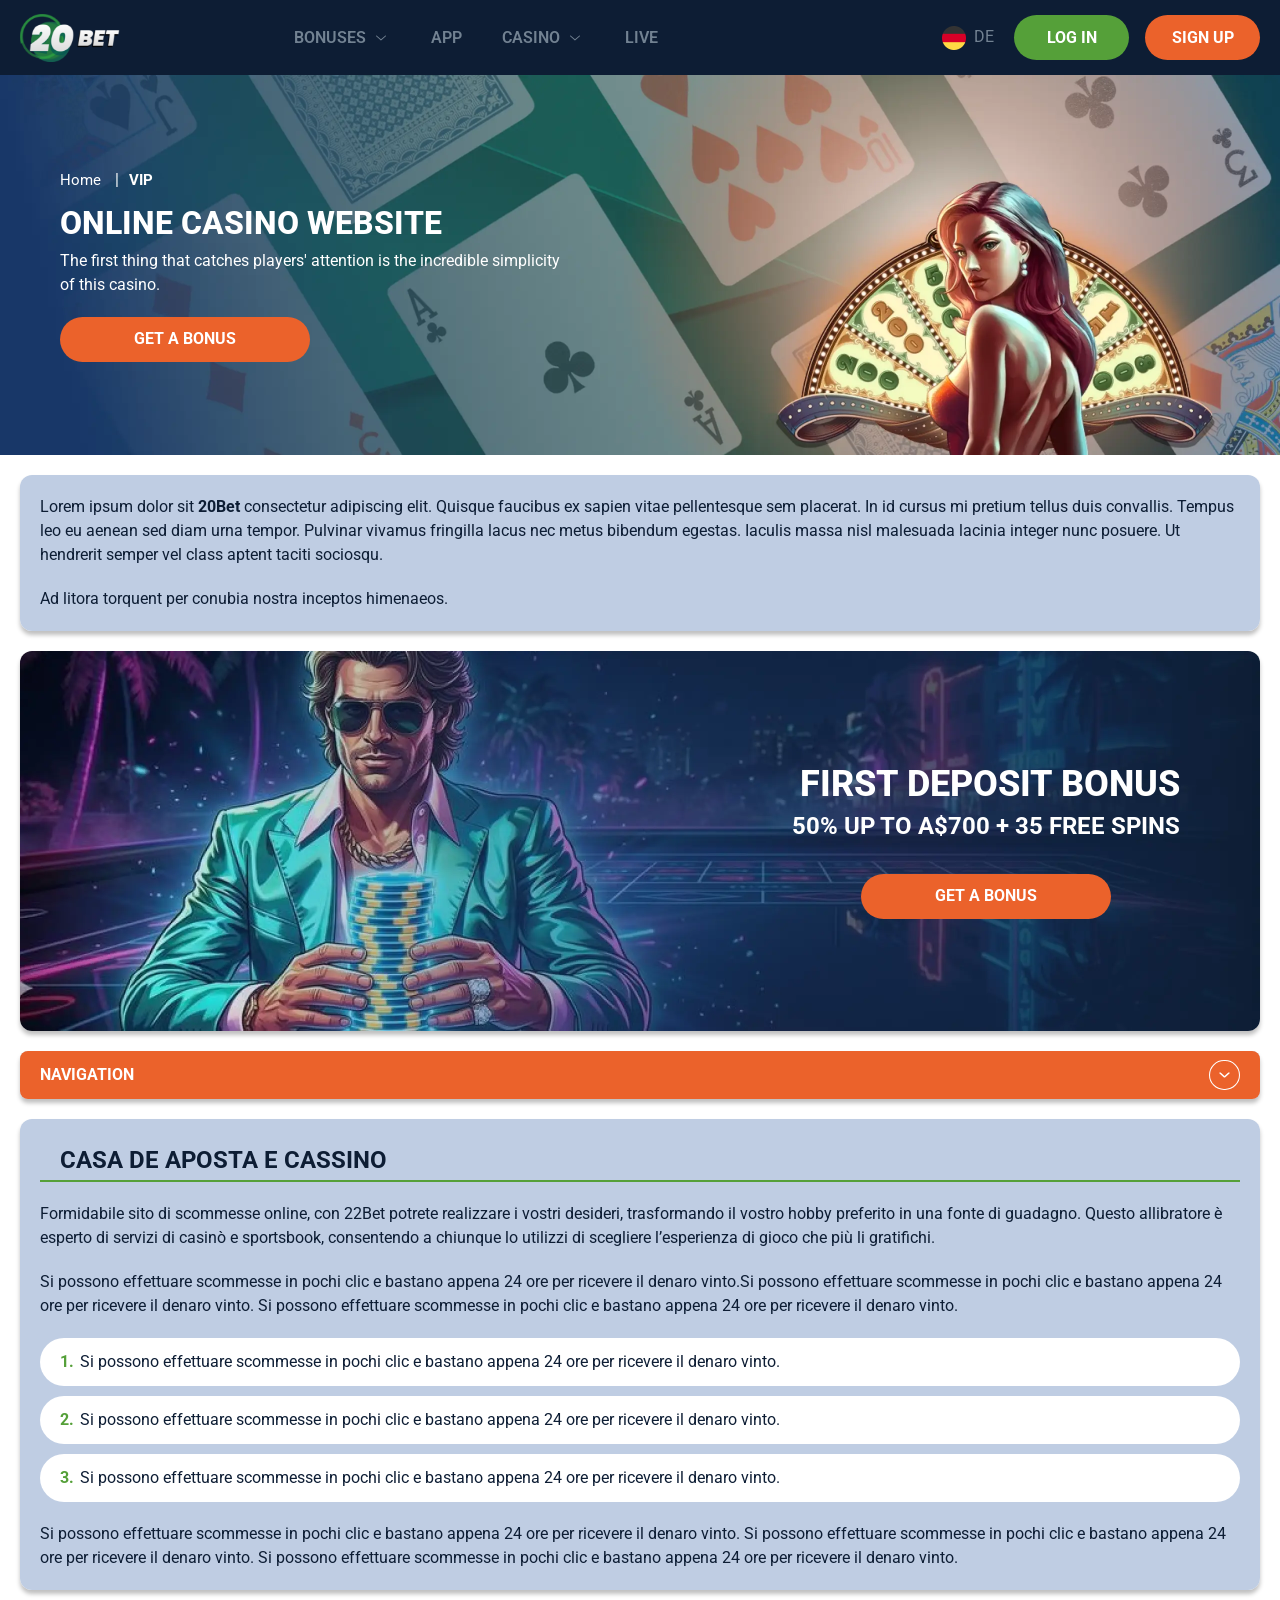
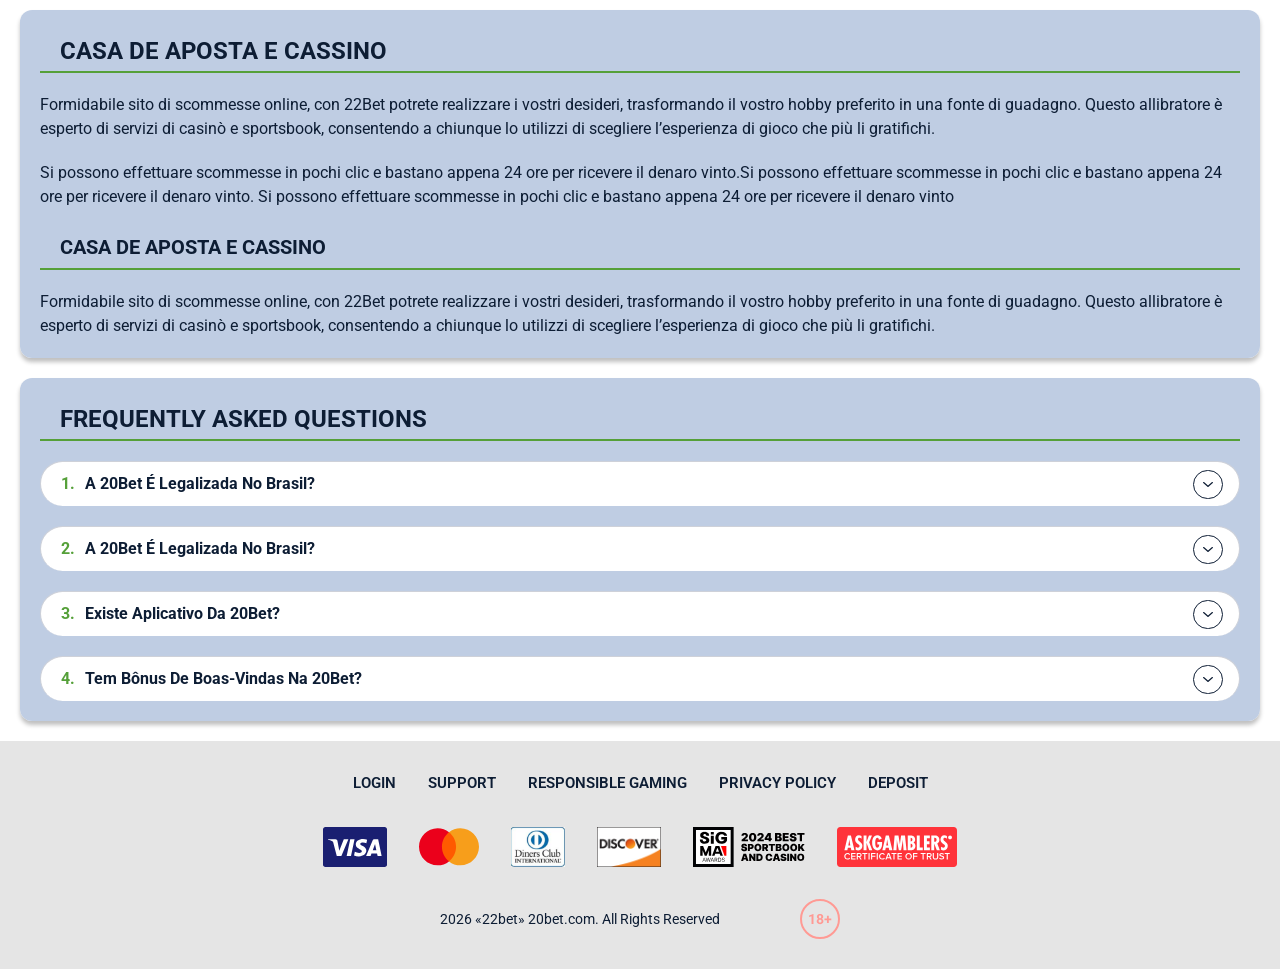
<file: vip.html>
<!DOCTYPE html>
<html lang="de">
  <head>
    <meta charset="UTF-8" />
   
    <meta name="viewport" content="width=device-width, initial-scale=1.0" />
    <title>20Bet </title>
    <meta name="description" content />
    <meta property="og:site_name" content />
    <meta property="og:title" content />
    <meta property="og:type" content="website" />
    <meta property="og:url" content />
    <meta property="og:image" content />
    <meta property="og:image:alt" content />
    <meta property="og:locale" content="de" />
    <meta property="og:description" content />
    <link rel="preconnect" href="https://fonts.googleapis.com" />
    <link rel="preconnect" href="https://fonts.gstatic.com" crossorigin="anonymous" />
   <link href="https://fonts.googleapis.com/css2?family=Open+Sans:ital,wght@0,300..800;1,300..800&display=swap" rel="stylesheet">
<link href="https://fonts.googleapis.com/css?family=Roboto+Condensed&display=swap" rel="stylesheet">
<link href="https://fonts.googleapis.com/css2?family=Roboto:ital,wght@0,100..900;1,100..900&display=swap" rel="stylesheet">
   <link rel="stylesheet" href="./css/reset.css" />
    <link rel="stylesheet" href="./css/main.css" />
    <link rel="stylesheet" href="./css/media.css"/>
    <link rel="icon" href="./images/Group.png" type="image/x-icon"/>
    <script
    src="https://code.jquery.com/jquery-3.6.1.min.js"
    integrity="sha256-o88AwQnZB+VDvE9tvIXrMQaPlFFSUTR+nldQm1LuPXQ="
    crossorigin="anonymous"
  ></script>
  </head>
  <body>
    <header class="header">
      <section class="content header__content">
        <a href="./index.html" class="logo header__logo"
          ><img src="./images/logo.svg" alt="logo" title
        /></a>
        <button class="header__btn-menu" >
          <svg width="16px" height="16px" viewBox="0 0 16 16" xmlns="http://www.w3.org/2000/svg">
              <rect y="0" width="16" height="3" rx="1.5"></rect>
              <rect y="6.5" width="16" height="3" rx="1.5"></rect>
              <rect y="13" width="16" height="3" rx="1.5"></rect>
            </svg>
        </button>

          <nav class="menu header__menu">
            <ul class="header__menu-list">
                
              <li class="">
              <div class="header__menu-wrapper">
                <div class="js-button-expander js-button-expander--menu" >
                <a href="./bonus.html" >
                <span>Bonuses</span>
              </a>
              </div>
              <div class="header__menu-wrap js-expand-content js-expand-content--menu">
                <ul >
                  <li>
                    <a href="./freeSpins.html">
                    <span>Free Spins</span>
                  </a></li>
                  <li><a href="./promoCode.html">
                    <span>Promo Code</span>
                  </a>
                </li>
                  <li><a href="./welcomeBonus.html">
                    <span>Welcome Bonus</span>
                  </a>
                </li>
                <li><a href="./vip.html">
                    <span>VIP</span>
                  </a>
                </li>
                </ul>
              </div>
              </div>
               <a href="./bonus.html" class="header__menu-item">
                <span>Bonuses</span>
              </a>
            </li>
              <li>
                <a href="./app.html">
                 App
                </a>
              </li>
              
              <li class="">
              <div class="header__menu-wrapper">
                <div class="js-button-expander js-button-expander--menu" >
                <a href="./casino.html" >
                <span> Casino</span>
              </a>
              </div>
              <div class="header__menu-wrap js-expand-content js-expand-content--menu">
                <ul >
                  <li>
                    <a href="./slots.html">
                    <span>Slots</span>
                  </a></li>
                 
                </ul>
              </div>
              </div>
               <a href="./casino.html" class="header__menu-item">
                <span>Casino</span>
              </a>
            </li>
               <li>
                <a href="./live.html">
               Live
                </a>
              </li>
              <li>
                    <a href="./freeSpins.html">
                    <span>Free Spins</span>
                  </a></li>
                  <li><a href="./promoCode.html">
                    <span>Promo Code</span>
                  </a>
                </li>
                  <li><a href="./welcomeBonus.html">
                    <span>Welcome Bonus</span>
                  </a>
                </li>
                <li><a href="./vip.html">
                    <span>VIP</span>
                  </a>
                </li>
             <li>
                    <a href="./slots.html">
                    <span>Slots</span>
                  </a></li>
             
             
            </ul>
            <div class="header__button header__button-menu " >
              <a href="#" class="button  button__login-menu">log in</a>
              <a href="#" class="button button__menu">sign up</a>
            </div>
           
          </nav>
           <a href="" class="header__flag">
                <span><img src="./images/flag.png" alt="flag" title /></span>
                <span>de</span>
              </a>
            <a href="#" class="button button__login">log in</a>
            <a href="#" class="button button__singup">sign up</a>
            <!-- <div id="clock" class="header__time">00:00</div> -->
           
      </section>
    </header>
     <main class="main home main-page">
        <section class=" hero hero__page">
           
            <div class="background background-page background-pageVip">
              <img src="./images/layout-images/bg-vip.webp" alt="hero" title />
              
            </div>
            <div class="hero__wrapper hero__wrapper-page">
              <div class="hero__data hero__data-bonus">
                <ul
                class="breadcrumbs "
                
              >
                <li
                  
                >
                  <a href="#" >
                    <span >Home</span></a
                  >
                 
                </li>
                <li
                  
                >
                  <a href="#" > <span >VIP</span></a>
                 
                </li>
              </ul>
                <h1 class="title general hero__title">
                  Online Casino Website
                </h1>
                 <p class="hero__text">The first thing that catches players' attention is the incredible simplicity of this casino.</p>
               
                <a href="#" class="button  hero__button ">Get a Bonus</a>
               
              </div>
             
            </div>
          </section>
      <section class="main__wrap main__wrap-page">
       
       <section class="content__wrapper content__wrapper-page">

         
        
       
          <section class="content article">
            <p>
             Lorem ipsum dolor sit <a href="#">20Bet</a> consectetur adipiscing elit. Quisque faucibus ex sapien vitae pellentesque sem placerat. In id cursus mi pretium tellus duis convallis. Tempus leo eu aenean sed diam urna tempor. Pulvinar vivamus fringilla lacus nec metus bibendum egestas. Iaculis massa nisl malesuada lacinia integer nunc posuere. Ut hendrerit semper vel class aptent taciti sociosqu.
            </p>
            <p>
             Ad litora torquent per conubia nostra inceptos himenaeos.
            </p>
          </section>
         
             
           <section class="content banner banner-main">
            <div class="background banner__background">
              
              <img src="./images/layout-images/banner-vip.webp" alt="banner" title />
              
            </div>
            <div class="banner__info">
              
              <h2 class="title high banner__title-main">
                  
               first Deposit Bonus
              </h2>
            <p class="banner__subtitle">50% up to A$700 + 35 Free spins</p>
              <a href="#" class="button banner__button">Get a Bonus</a>
            </div>
          </section>
          
              <section class="content menu-review__content">
              

            
                <div class="menu__review-desk menu__review-content">Navigation</div>
                <ul class="menu__review menu__review-list">
                  <li><a href="#">Lorem ipsum dolor sit</a></li>
                    <li><a href="#">Amet consectetur adipiscing</a></li>
                      <li><a href="#">Quisque faucibus ex sapien vitae</a></li>
                        <li><a href="#">Ut hendrerit sempero</a></li>
                          <li><a href="#">Pulvinar vivamus fringilla</a></li>
                           <li><a href="#">Ad litora torquent per conubia</a></li>
                         
                          
                </ul>
             
          
          </section>
          
        
          <section class="content article">
            <h2 class="title high article__title">Casa de Aposta e Cassino</h2>
             
            <p>
             Formidabile sito di scommesse online, con 22Bet potrete realizzare i vostri desideri, trasformando il vostro hobby preferito in una fonte di guadagno. Questo allibratore è esperto di servizi di casinò e sportsbook, consentendo a chiunque lo utilizzi di scegliere l’esperienza di gioco che più li gratifichi.
            </p>
            <p>
             Si possono effettuare scommesse in pochi clic e bastano appena 24 ore per ricevere il denaro vinto.Si possono effettuare scommesse in pochi clic e bastano appena 24 ore per ricevere il denaro vinto. Si possono effettuare scommesse in pochi clic e bastano appena 24 ore per ricevere il denaro vinto.
            </p>
           <ol>
              <li>Si possono effettuare scommesse in pochi clic e bastano appena 24 ore per ricevere il denaro vinto.</li>
              <li>Si possono effettuare scommesse in pochi clic e bastano appena 24 ore per ricevere il denaro vinto.</li>
              <li>Si possono effettuare scommesse in pochi clic e bastano appena 24 ore per ricevere il denaro vinto.</li>
            </ol>
            <p>Si possono effettuare scommesse in pochi clic e bastano appena 24 ore per ricevere il denaro vinto. Si possono effettuare scommesse in pochi clic e bastano appena 24 ore per ricevere il denaro vinto. Si possono effettuare scommesse in pochi clic e bastano appena 24 ore per ricevere il denaro vinto.</p>
          </section>
         
         
           <section class="content article">
            <h2 class="title high article__title">Casa de Aposta e Cassino</h2>
            <p>Formidabile sito di scommesse online, con 22Bet potrete realizzare i vostri desideri, trasformando il vostro hobby preferito in una fonte di guadagno. Questo allibratore è esperto di servizi di casinò e sportsbook, consentendo a chiunque lo utilizzi di scegliere l’esperienza di gioco che più li gratifichi.</p>
            <p>Si possono effettuare scommesse in pochi clic e bastano appena 24 ore per ricevere il denaro vinto.Si possono effettuare scommesse in pochi clic e bastano appena 24 ore per ricevere il denaro vinto. Si possono effettuare scommesse in pochi clic e bastano appena 24 ore per ricevere il denaro vinto</p>
            <h3>Casa de Aposta e Cassino</h3>
            <p>Formidabile sito di scommesse online, con 22Bet potrete realizzare i vostri desideri, trasformando il vostro hobby preferito in una fonte di guadagno. Questo allibratore è esperto di servizi di casinò e sportsbook, consentendo a chiunque lo utilizzi di scegliere l’esperienza di gioco che più li gratifichi.</p>
           </section>

          <section class="content faq">
            <h2 class="title high faq__title">Frequently Asked Questions</h2>
            <ul class="faq__list " >
              <li class="faq__item"  >
                <h3 class="title medium faq__subtitle js-button-expander js-button-expander--faq"  >A 20Bet é legalizada no Brasil?
                 </h3>
                <div  class="faq__answer js-expand-content js-expand-content--faq" >
                  <p  >
                    Sim, a casa de apostas tem licença emitida por Curaçao, que é reconhecida no Brasil e a permite atuar por aqui.
                  </p>
                </div>
              </li>
              <li class="faq__item"  >
                <h3 class="title medium faq__subtitle js-button-expander js-button-expander--faq"  >A 20Bet é legalizada no Brasil?</h3>
                <div class="faq__answer js-expand-content js-expand-content--faq" >
                  <p  >
                    Sim, a casa de apostas tem licença emitida por Curaçao, que é reconhecida no Brasil e a permite atuar por aqui.
                  </p>
                </div>
              </li> 
              <li class="faq__item"  >
                <h3 class="title medium faq__subtitle js-button-expander js-button-expander--faq"  >Existe aplicativo da 20Bet?</h3>
                <div class="faq__answer js-expand-content js-expand-content--faq" >
                  <p  >
                   Sim, disponível para sistemas operacionais iOS e Android.
                  </p>
                </div>
              </li> 
              <li class="faq__item"  >
                <h3 class="title medium faq__subtitle js-button-expander js-button-expander--faq"  >Tem bônus de boas-vindas na 20Bet?</h3>
                <div class="faq__answer js-expand-content js-expand-content--faq" >
                  <p  >
                   O pacote especial para novos usuários da 20Bet paga 100% sobre o primeiro depósito, com limite de 600 BRL.
                  </p>
                </div>
              </li> 
             
            </ul>
          </section>
          
        </section> 
      
        <div class=""  onclick="scrollToTop()">
          <button class="main__arrow" id="scrollToTopBtn"></button>
        </div> 
        
      </section>
    </main> 
       <footer class=" footer ">
      <section class="content footer__content">
        <ul class="footer__menu">
         <li><a href="./login.html">Login</a></li>
         <li><a href="./support.html">Support</a></li>
         <li><a href="./responsible.html">Responsible Gaming</a></li>
         <li><a href="./policy.html">Privacy Policy</a></li>
         <li><a href="./deposit.html">Deposit</a></li>
        </ul>
       
          <ul class="footer__cards-list">
           
            <li>
              <a href="#"
                ><img src="./images/visa.svg" alt="cardvisa" title
              /></a>
            </li>
            <li>
              <a href="#"
                ><img
                  src="./images/mastercard.svg"
                  alt="mastercard"
                  title
              /></a>
            </li>
            <li>
                <a href="#"
                  ><img src="./images/diners.svg" alt="diners" title
                /></a>
              </li>
              <li>
                <a href="#"
                  ><img src="./images/discover.svg" alt="discover" title
                /></a>
              </li>
              <li>
                <a href="#"
                  ><img src="./images/sigma.svg" alt="sigma" title
                /></a>
              </li>
              <li>
                <a href="#"
                  ><img src="./images/ask.svg" alt="ask" title
                /></a>
              </li>
            
          </ul>
       
        <div class="footer__wrapp">
          <div class="footer__text">
           
            <p>2026 «22bet» 20bet.com. All Rights Reserved

</p>
           
          </div>
          <div class="footer__age">
            <img src="./images/age.svg" alt="age" title />
          </div>
        </div>
      
      </section>
    </footer>
    <script src="./js/arrowUp.js" defer></script>
    <script src="./js/sidebar.js" defer></script>
    <script src="./js/expander.js" defer></script>
    <script src="./js/mobile-menu.js" defer></script>
    <!-- <script src="./js/clock.js" defer></script> -->
  </body>
</html>
</file>
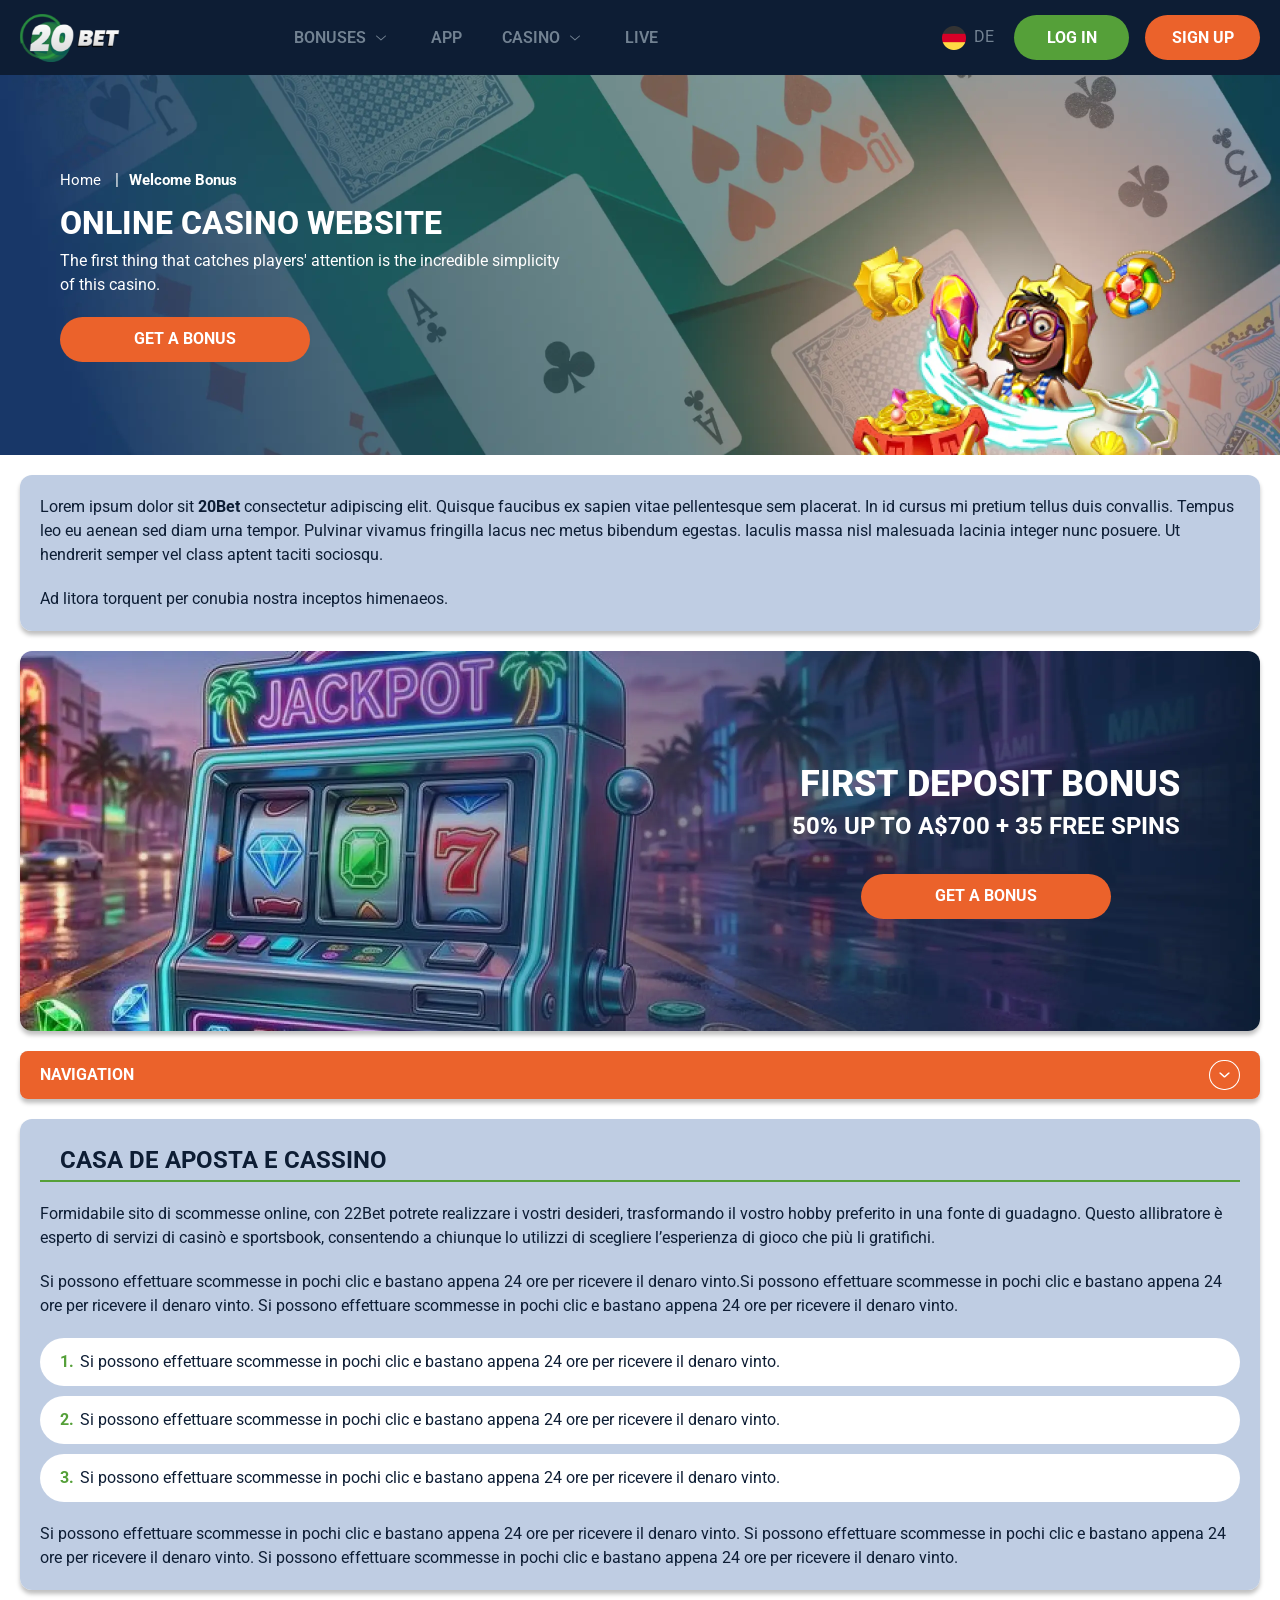
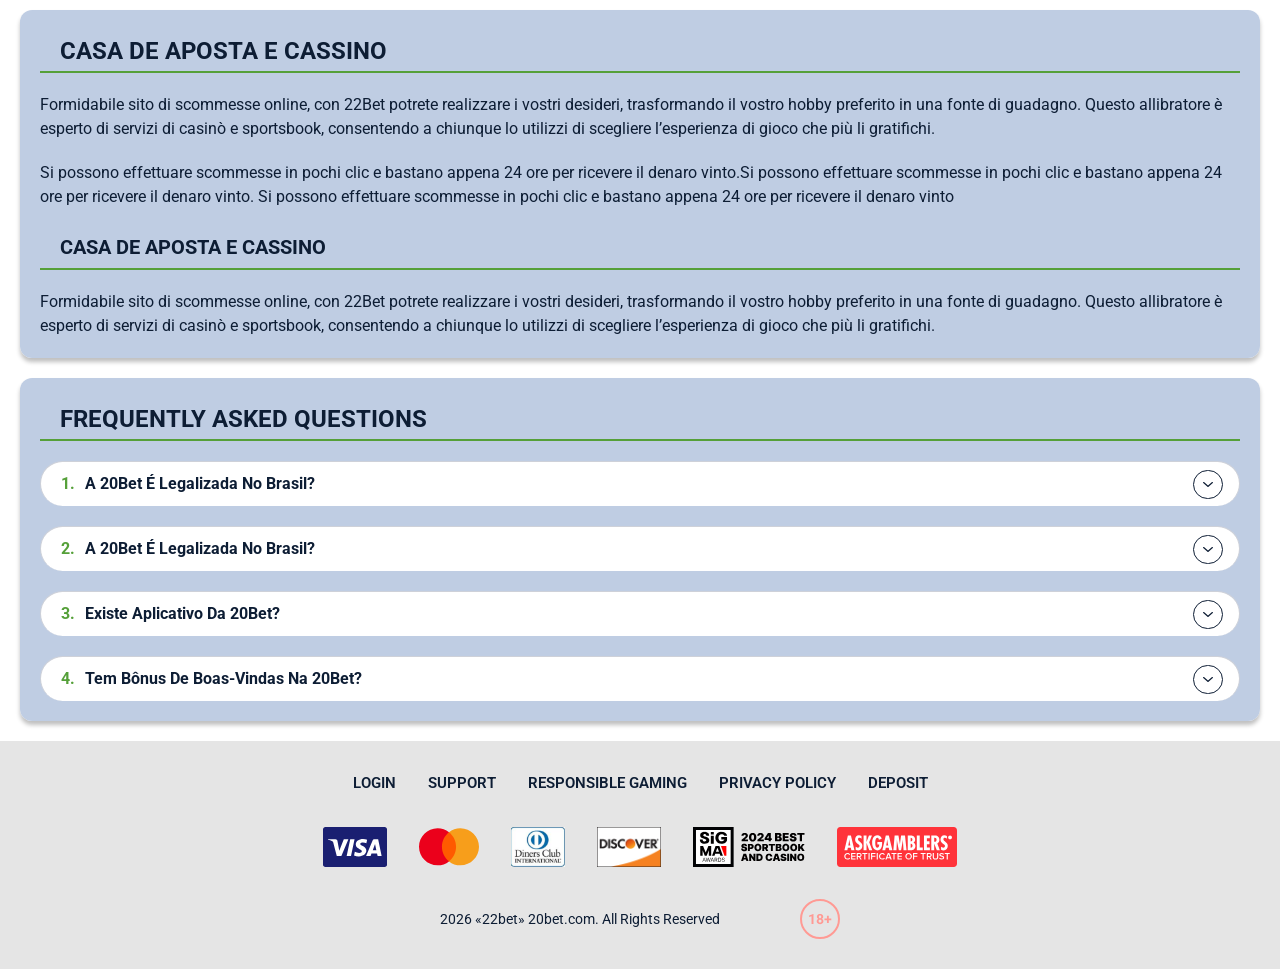
<file: welcomeBonus.html>
<!DOCTYPE html>
<html lang="de">
  <head>
    <meta charset="UTF-8" />
   
    <meta name="viewport" content="width=device-width, initial-scale=1.0" />
    <title>20Bet </title>
    <meta name="description" content />
    <meta property="og:site_name" content />
    <meta property="og:title" content />
    <meta property="og:type" content="website" />
    <meta property="og:url" content />
    <meta property="og:image" content />
    <meta property="og:image:alt" content />
    <meta property="og:locale" content="de" />
    <meta property="og:description" content />
    <link rel="preconnect" href="https://fonts.googleapis.com" />
    <link rel="preconnect" href="https://fonts.gstatic.com" crossorigin="anonymous" />
   <link href="https://fonts.googleapis.com/css2?family=Open+Sans:ital,wght@0,300..800;1,300..800&display=swap" rel="stylesheet">
<link href="https://fonts.googleapis.com/css?family=Roboto+Condensed&display=swap" rel="stylesheet">
<link href="https://fonts.googleapis.com/css2?family=Roboto:ital,wght@0,100..900;1,100..900&display=swap" rel="stylesheet">
   <link rel="stylesheet" href="./css/reset.css" />
    <link rel="stylesheet" href="./css/main.css" />
    <link rel="stylesheet" href="./css/media.css"/>
    <link rel="icon" href="./images/Group.png" type="image/x-icon"/>
    <script
    src="https://code.jquery.com/jquery-3.6.1.min.js"
    integrity="sha256-o88AwQnZB+VDvE9tvIXrMQaPlFFSUTR+nldQm1LuPXQ="
    crossorigin="anonymous"
  ></script>
  </head>
  <body>
    <header class="header">
      <section class="content header__content">
        <a href="./index.html" class="logo header__logo"
          ><img src="./images/logo.svg" alt="logo" title
        /></a>
        <button class="header__btn-menu" >
          <svg width="16px" height="16px" viewBox="0 0 16 16" xmlns="http://www.w3.org/2000/svg">
              <rect y="0" width="16" height="3" rx="1.5"></rect>
              <rect y="6.5" width="16" height="3" rx="1.5"></rect>
              <rect y="13" width="16" height="3" rx="1.5"></rect>
            </svg>
        </button>

          <nav class="menu header__menu">
            <ul class="header__menu-list">
                
              <li class="">
              <div class="header__menu-wrapper">
                <div class="js-button-expander js-button-expander--menu" >
                <a href="./bonus.html" >
                <span>Bonuses</span>
              </a>
              </div>
              <div class="header__menu-wrap js-expand-content js-expand-content--menu">
                <ul >
                  <li>
                    <a href="./freeSpins.html">
                    <span>Free Spins</span>
                  </a></li>
                  <li><a href="./promoCode.html">
                    <span>Promo Code</span>
                  </a>
                </li>
                  <li><a href="./welcomeBonus.html">
                    <span>Welcome Bonus</span>
                  </a>
                </li>
                <li><a href="./vip.html">
                    <span>VIP</span>
                  </a>
                </li>
                </ul>
              </div>
              </div>
               <a href="./bonus.html" class="header__menu-item">
                <span>Bonuses</span>
              </a>
            </li>
              <li>
                <a href="./app.html">
                 App
                </a>
              </li>
              
              <li class="">
              <div class="header__menu-wrapper">
                <div class="js-button-expander js-button-expander--menu" >
                <a href="./casino.html" >
                <span> Casino</span>
              </a>
              </div>
              <div class="header__menu-wrap js-expand-content js-expand-content--menu">
                <ul >
                  <li>
                    <a href="./slots.html">
                    <span>Slots</span>
                  </a></li>
                 
                </ul>
              </div>
              </div>
               <a href="./casino.html" class="header__menu-item">
                <span>Casino</span>
              </a>
            </li>
               <li>
                <a href="./live.html">
               Live
                </a>
              </li>
              <li>
                    <a href="./freeSpins.html">
                    <span>Free Spins</span>
                  </a></li>
                  <li><a href="./promoCode.html">
                    <span>Promo Code</span>
                  </a>
                </li>
                  <li><a href="./welcomeBonus.html">
                    <span>Welcome Bonus</span>
                  </a>
                </li>
                <li><a href="./vip.html">
                    <span>VIP</span>
                  </a>
                </li>
             <li>
                    <a href="./slots.html">
                    <span>Slots</span>
                  </a></li>
             
             
            </ul>
            <div class="header__button header__button-menu " >
              <a href="#" class="button  button__login-menu">log in</a>
              <a href="#" class="button button__menu">sign up</a>
            </div>
           
          </nav>
           <a href="" class="header__flag">
                <span><img src="./images/flag.png" alt="flag" title /></span>
                <span>de</span>
              </a>
            <a href="#" class="button button__login">log in</a>
            <a href="#" class="button button__singup">sign up</a>
            <!-- <div id="clock" class="header__time">00:00</div> -->
           
      </section>
    </header>
     <main class="main home main-page">
        <section class=" hero hero__page">
           
            <div class="background background-page">
              <img src="./images/layout-images/bg-welcome.webp" alt="hero" title />
              
            </div>
            <div class="hero__wrapper hero__wrapper-page">
              <div class="hero__data hero__data-bonus">
                <ul
                class="breadcrumbs "
                
              >
                <li
                  
                >
                  <a href="#" >
                    <span >Home</span></a
                  >
                 
                </li>
                <li
                  
                >
                  <a href="#" > <span >Welcome Bonus</span></a>
                 
                </li>
              </ul>
                <h1 class="title general hero__title">
                  Online Casino Website
                </h1>
                 <p class="hero__text">The first thing that catches players' attention is the incredible simplicity of this casino.</p>
               
                <a href="#" class="button  hero__button ">Get a Bonus</a>
               
              </div>
             
            </div>
          </section>
      <section class="main__wrap main__wrap-page">
       
       <section class="content__wrapper content__wrapper-page">

         
        
       
          <section class="content article">
            <p>
             Lorem ipsum dolor sit <a href="#">20Bet</a> consectetur adipiscing elit. Quisque faucibus ex sapien vitae pellentesque sem placerat. In id cursus mi pretium tellus duis convallis. Tempus leo eu aenean sed diam urna tempor. Pulvinar vivamus fringilla lacus nec metus bibendum egestas. Iaculis massa nisl malesuada lacinia integer nunc posuere. Ut hendrerit semper vel class aptent taciti sociosqu.
            </p>
            <p>
             Ad litora torquent per conubia nostra inceptos himenaeos.
            </p>
          </section>
         
             
            <section class="content banner banner-main">
            <div class="background banner__backgroundWelcome">
              
              <img src="./images/layout-images/banner-welcome.webp" alt="banner" title />
              
            </div>
            <div class="banner__info">
              
              <h2 class="title high banner__title-main">
                  
               first Deposit Bonus
              </h2>
            <p class="banner__subtitle">50% up to A$700 + 35 Free spins</p>
              <a href="#" class="button banner__button">Get a Bonus</a>
            </div>
          </section>
        
          <section class="content menu-review__content">
              

            
                <div class="menu__review-desk menu__review-content">Navigation</div>
                <ul class="menu__review menu__review-list">
                  <li><a href="#">Lorem ipsum dolor sit</a></li>
                    <li><a href="#">Amet consectetur adipiscing</a></li>
                      <li><a href="#">Quisque faucibus ex sapien vitae</a></li>
                        <li><a href="#">Ut hendrerit sempero</a></li>
                          <li><a href="#">Pulvinar vivamus fringilla</a></li>
                           <li><a href="#">Ad litora torquent per conubia</a></li>
                         
                          
                </ul>
             
          
          </section>
          
          
        
          <section class="content article">
            <h2 class="title high article__title">Casa de Aposta e Cassino</h2>
             
            <p>
             Formidabile sito di scommesse online, con 22Bet potrete realizzare i vostri desideri, trasformando il vostro hobby preferito in una fonte di guadagno. Questo allibratore è esperto di servizi di casinò e sportsbook, consentendo a chiunque lo utilizzi di scegliere l’esperienza di gioco che più li gratifichi.
            </p>
            <p>
             Si possono effettuare scommesse in pochi clic e bastano appena 24 ore per ricevere il denaro vinto.Si possono effettuare scommesse in pochi clic e bastano appena 24 ore per ricevere il denaro vinto. Si possono effettuare scommesse in pochi clic e bastano appena 24 ore per ricevere il denaro vinto.
            </p>
           <ol>
              <li>Si possono effettuare scommesse in pochi clic e bastano appena 24 ore per ricevere il denaro vinto.</li>
              <li>Si possono effettuare scommesse in pochi clic e bastano appena 24 ore per ricevere il denaro vinto.</li>
              <li>Si possono effettuare scommesse in pochi clic e bastano appena 24 ore per ricevere il denaro vinto.</li>
            </ol>
            <p>Si possono effettuare scommesse in pochi clic e bastano appena 24 ore per ricevere il denaro vinto. Si possono effettuare scommesse in pochi clic e bastano appena 24 ore per ricevere il denaro vinto. Si possono effettuare scommesse in pochi clic e bastano appena 24 ore per ricevere il denaro vinto.</p>
          </section>
         
         
           <section class="content article">
            <h2 class="title high article__title">Casa de Aposta e Cassino</h2>
            <p>Formidabile sito di scommesse online, con 22Bet potrete realizzare i vostri desideri, trasformando il vostro hobby preferito in una fonte di guadagno. Questo allibratore è esperto di servizi di casinò e sportsbook, consentendo a chiunque lo utilizzi di scegliere l’esperienza di gioco che più li gratifichi.</p>
            <p>Si possono effettuare scommesse in pochi clic e bastano appena 24 ore per ricevere il denaro vinto.Si possono effettuare scommesse in pochi clic e bastano appena 24 ore per ricevere il denaro vinto. Si possono effettuare scommesse in pochi clic e bastano appena 24 ore per ricevere il denaro vinto</p>
            <h3>Casa de Aposta e Cassino</h3>
            <p>Formidabile sito di scommesse online, con 22Bet potrete realizzare i vostri desideri, trasformando il vostro hobby preferito in una fonte di guadagno. Questo allibratore è esperto di servizi di casinò e sportsbook, consentendo a chiunque lo utilizzi di scegliere l’esperienza di gioco che più li gratifichi.</p>
           </section>

          <section class="content faq">
            <h2 class="title high faq__title">Frequently Asked Questions</h2>
            <ul class="faq__list " >
              <li class="faq__item"  >
                <h3 class="title medium faq__subtitle js-button-expander js-button-expander--faq"  >A 20Bet é legalizada no Brasil?
                 </h3>
                <div  class="faq__answer js-expand-content js-expand-content--faq" >
                  <p  >
                    Sim, a casa de apostas tem licença emitida por Curaçao, que é reconhecida no Brasil e a permite atuar por aqui.
                  </p>
                </div>
              </li>
              <li class="faq__item"  >
                <h3 class="title medium faq__subtitle js-button-expander js-button-expander--faq"  >A 20Bet é legalizada no Brasil?</h3>
                <div class="faq__answer js-expand-content js-expand-content--faq" >
                  <p  >
                    Sim, a casa de apostas tem licença emitida por Curaçao, que é reconhecida no Brasil e a permite atuar por aqui.
                  </p>
                </div>
              </li> 
              <li class="faq__item"  >
                <h3 class="title medium faq__subtitle js-button-expander js-button-expander--faq"  >Existe aplicativo da 20Bet?</h3>
                <div class="faq__answer js-expand-content js-expand-content--faq" >
                  <p  >
                   Sim, disponível para sistemas operacionais iOS e Android.
                  </p>
                </div>
              </li> 
              <li class="faq__item"  >
                <h3 class="title medium faq__subtitle js-button-expander js-button-expander--faq"  >Tem bônus de boas-vindas na 20Bet?</h3>
                <div class="faq__answer js-expand-content js-expand-content--faq" >
                  <p  >
                   O pacote especial para novos usuários da 20Bet paga 100% sobre o primeiro depósito, com limite de 600 BRL.
                  </p>
                </div>
              </li> 
             
            </ul>
          </section>
          
        </section> 
      
        <div class=""  onclick="scrollToTop()">
          <button class="main__arrow" id="scrollToTopBtn"></button>
        </div> 
        
      </section>
    </main> 
   <footer class=" footer ">
      <section class="content footer__content">
        <ul class="footer__menu">
         <li><a href="./login.html">Login</a></li>
         <li><a href="./support.html">Support</a></li>
         <li><a href="./responsible.html">Responsible Gaming</a></li>
         <li><a href="./policy.html">Privacy Policy</a></li>
         <li><a href="./deposit.html">Deposit</a></li>
        </ul>
       
          <ul class="footer__cards-list">
           
            <li>
              <a href="#"
                ><img src="./images/visa.svg" alt="cardvisa" title
              /></a>
            </li>
            <li>
              <a href="#"
                ><img
                  src="./images/mastercard.svg"
                  alt="mastercard"
                  title
              /></a>
            </li>
            <li>
                <a href="#"
                  ><img src="./images/diners.svg" alt="diners" title
                /></a>
              </li>
              <li>
                <a href="#"
                  ><img src="./images/discover.svg" alt="discover" title
                /></a>
              </li>
              <li>
                <a href="#"
                  ><img src="./images/sigma.svg" alt="sigma" title
                /></a>
              </li>
              <li>
                <a href="#"
                  ><img src="./images/ask.svg" alt="ask" title
                /></a>
              </li>
            
          </ul>
       
        <div class="footer__wrapp">
          <div class="footer__text">
           
            <p>2026 «22bet» 20bet.com. All Rights Reserved
</p>
           
          </div>
          <div class="footer__age">
            <img src="./images/age.svg" alt="age" title />
          </div>
        </div>
      
      </section>
    </footer>
    <script src="./js/arrowUp.js" defer></script>
    <script src="./js/sidebar.js" defer></script>
    <script src="./js/expander.js" defer></script>
    <script src="./js/mobile-menu.js" defer></script>
    <!-- <script src="./js/clock.js" defer></script> -->
  </body>
</html>
</file>
<file: css/main.css>
html{
    -webkit-text-size-adjust: 100%;
    scroll-behavior: smooth;
      overflow-x: hidden;
  }
  
  body {
      display: block;
      position: relative;
      width: 100%;
   background: #FFFFFF;

      font-family: 'Roboto', sans-serif;
      font-size: 16px;
      font-weight: 400;
      line-height: 150%;
      text-align: left;
      color: #0D1D34;
      overflow-x: hidden;
    }
  

    
    .content {
      display: block;
      position: relative;
      width: 100%;
      max-width: 1240px;
      /* max-width: 100%; */
      /* overflow: hidden; */
      border-radius: 12px;
  background: linear-gradient(180deg, #BFCDE3 0%, #BFCDE3 100%);
box-shadow: 0px 4px 4px 0px #00000040;

      padding: 20px;
      margin: 0 auto 20px auto;
    }
    
    h1,
    h2,
    h3,
    h4,
    .title {
      display: block;
      position: relative;
      font-size: 32px;
      font-weight: 800;
      line-height: 100%;
      text-align: center;
      color: #ffffff;
    }
    
    h1,
    .title.general {
      text-transform: uppercase;
    }
    
    h2,
    .title.high {
      display: flex;
      align-items: center;
      justify-content: flex-start;
      font-weight: 700;
      font-size: 24px;
      line-height: 100%;
      color: #0D1D34;
      text-transform: uppercase;
   border-bottom: 2px solid #55A039;
padding: 8.5px 20px;
    }



    h3,
    title.medium {
      font-weight: 700;
      font-size: 20px;
      line-height: 100%;
      text-align: left;
      color: #0D1D34;
      text-transform: uppercase;
  border-bottom: 2px solid #55A039;
padding: 11.5px 20px;
    }
    
    article > *,
    .article > *,
    .desk > * {
      margin-top: 20px;
    }
    
    article > *:first-child,
    .article > *:first-child,
    .desk > *:first-child {
      margin-top: 0 !important;
    }
    
    article > h2,
    .article > h2,
    .desk > h2 {
      margin-top: 32px;
    }
    
    article > h3,
    .article > h3,
    .desk > h3 {
      margin-top: 16px;
    }
    
    .button {
      
      position: relative;
    display: inline-block;
      min-width: 250px;
      height: 45px;
      border-radius: 25px;
     background: #EB622B;
      overflow: hidden;
      font-size: 16px;
      font-weight: 700;
      line-height: 100%;
      text-align: center;
      text-decoration: none;
      text-transform: uppercase;
      color: #ffffff;
      white-space: nowrap;
      cursor: pointer;
      padding: 14px 24px;
      margin: 0 auto;
   
      transition: all 0.5s;
    }
    
    .button:hover {
     background: #55A039;

    }
    
    
    .header,
    .main ,.footer {
      display: flex;
      position: relative;
      justify-content: space-between;
      align-items: center;
     
      max-width: 1600px;
      max-width: 100%;
      
      margin: 0 auto;
    }
    
    .background{
      display: block;
      position: absolute;
      bottom: 0;left: 0;
      height: 100%;
      width: 100%;
      overflow: hidden;
    }
    
    .background img{
      position: relative;
      width: 100%;height: 100%;object-fit: cover;
      
    }

    .background-page img{
      border-radius: 0;
    }
    
    .images img{
      border-radius: 12px;
      width: 100%;
      height: 100%;
      overflow: hidden;
      display: block;
    }

    .faq {
      overflow-anchor: none;
    }
    
    /* -------------------HEADER---------------- */
    .header {
      position: fixed;
      top: 0;
      left: 0;
      right: 0;
      width: 100%;
      z-index: 100;
      background: #0D1D34;

    }
    
    .header__content {
      position: relative;
      display: flex;
      flex-direction: row;
      align-items: center;
      justify-content: space-between;
      max-width: 1440px;
      max-height: 75px;
      border-radius: 0;
      background: #0D1D34;
box-shadow: none;
border: none;
      padding: 15px 30px;
      margin: 0 auto;
    }
    
    .logo {
      display: block;
      position: relative;
      flex: 0 0 182px;
      margin-right: 72px;
    }
    
    .logo img {
      display: block;
      position: relative;
      width: auto;
      max-height: 56px;
    }
    
    .logo:hover{
      transform: scale(1.1);
    }
    .header__menu {
      display: flex;
      white-space: nowrap;
      max-height: calc(100vh - 70px);
       scrollbar-width: none; 
  -ms-overflow-style: none; 
  
    }
    .header__menu::-webkit-scrollbar {
  display: none; 
}
    
    
    .header__menu-list {
      display: flex;
      justify-content: center;
      align-items: center;
      white-space: nowrap;
      flex: 1 1 auto;
     
      border-radius: 25px;
     


    }
    .header__menu-list li {
      display: block;
      padding:  13px 20px;
    }
    
    .header__menu-list li a {
      display: inline-flex;
      position: relative;
      align-items: center;
      font-weight: 600;
      font-size: 16px;
      line-height: 10%px;
      text-transform: uppercase;
      color:#728292;
      transition: all 0.5s;
     
    }
    
    .header__menu-list li:hover a {
     color: #ffffff;
      
    }
    
    .menu a{
      display: none;
    }
    
  
    span {
      display: inline-block;
    }
    
    .header__menu-list a img,
    .header__flag img {
      width: 24px;
      height: 24px;
      vertical-align: middle;
    }
    
    /* .header__menu-list a span:last-child {
      margin-left: 16px;
    } */
    
    .header__flag span:first-child {
      flex: 0 1 24px;
      margin-right: 8px;
      
    }

    .header__menu-wrap {
    display: none;
    display: block;
    position: absolute;
    left: 0;
    top: 60px;
    min-width: 120px;
    height: auto;
 background: #0D1D34;

    border-radius:0 0 12px 12px;
    padding: 8px 16px;
    z-index: 100;
    overflow-y: hidden;
}

.header__menu-wrap ul{
  display: flex;
  flex-direction: column;
  gap: 8px;
}
.header__menu-wrap ul li{
  padding: 0;
}

.header__menu-wrap ul li:hover{
  background: none;
  
}
.header__menu-list li:first-child a ,.header__menu-list li:nth-child(3) a{
    position: relative;
    padding-right: 25px;
}

.header__menu-list .header__menu-item {
    display: none;
}

.header__menu-list li:first-child .header__menu-item {
    padding-left: 0;
}


.header__menu-list > li {
  position: relative;
}

.header__menu-wrap ul li:nth-last-child(-n+4){
  display: block;
}

.header__menu-list li:nth-last-child(-n+5) {
    display: none;
}

.header__menu-list li .header__menu-wrap ul li a{
  color:#728292 !important;
  padding-right: 12px;
}

.header__menu-list li .header__menu-wrap ul li a:hover{
text-decoration: underline !important;
}

.header__menu-list li .header__menu-wrap ul li a::after{
  display: none;
}

.header__menu-wrap.js-expand-content.expanded {
  height: auto;
}
.header__menu-list li:first-child a::after, .header__menu-list li:nth-child(3) a::after{
  content: '';
  display: block;position: absolute;
  width: 20px;height: 20px;
  right: 0;
  top: 50%;
  transform: translateY(-50%);
  background: url(../images/menu-arrowDown.svg) no-repeat center center / contain;
  transition: transform 0.5s ease;
}

.header__menu-list li:first-child.active a::after,.header__menu-list li:nth-child(3).active a::after{
transform: translateY(-50%) rotate(180deg);
}

.header__menu-list li:first-child:hover a::after,.header__menu-list li:nth-child(3):hover a::after{
transform: translateY(-50%) rotate(180deg);
}

li.active .header__menu-wrap{
display: flex;
  gap: 8px;
}
    .header__flag {
      display: flex
;
    align-items: center;
      margin-left: auto;
      color:#728292;
      text-transform: uppercase;
    }

     .header__flag:hover{
color: #ffffff;
     }

     .button__login:hover{
    background: #EB622B;


     }

    .button__login{
      line-height:22px;
        min-width: 115px;
       background: #55A039;

        padding: 11.5px 20px;
        margin: 0 16px 0 20px;
       
    }
     

    
 .button__singup{
  line-height: 22px;
  min-width: 115px;
  padding: 11.5px 20px;
 background: #EB622B;

    margin: 0;
 }

 .button__singup:hover{
  background: #55A039;

 }
    .header__time{
        color:#FFFFFF;
        position: relative;
        padding-left: 28px;
        margin-left: 24px;
    }

    .header__time::before{
      content: '';
      display: block;position: absolute;
      top: 50%;
      transform: translateY(-50%);
      width: 18px;height: 18px;
      left: 1px;
      background: url(../images/clock.svg) no-repeat center center / contain;
    }

 
    .header__btn-menu{
      display: block;
      flex: 0 1 auto;
      min-width: 0;
      border:1px solid #ffffff; 
      border-radius: 10px;
     background: #0D1D34;

      padding: 12px;
      margin-left: 12px;
      order: 3;
     
      
    }
    
    
    svg {
      position: relative;
      fill: #ffffff;
      line-height: 1;
      vertical-align: 1;
    }
    
     
    
     
    
    
    /* ------------------ MAIN------------- */
    .main.home{
      display: flex;
      
     
    }
    
    .main__wrap {
      display: flex;
      position: relative;
      flex: 1 1 100%;
      justify-content: center;
      align-items: stretch;
      max-width: 1440px;
      padding: 20px 30px;
      margin: 0 auto;
    }
    
    
    
   
    .menu__review-content::after {
      content: "";
      position: absolute;
      right: 20px;
      top:50%;
      transform: translateY(-50%);
      width: 31px;
      height: 30px;
     background: url(../images/sidebar-arrowDown.svg) no-repeat center center / contain;
      transition:  all 0.5s;
    }

   
    
   
    
    .menu__review-content.active::after {
      
      transform: translateY(-50%) rotate(180deg);
    }
    
    .menu-review__content{
     
      padding: 0px;
      margin-bottom: 20px;
      overflow: hidden;
background: linear-gradient(180deg, #BFCDE3 0%, #BFCDE3 100%);


      border-radius: 12px;
      
    }
  
    .menu__review-content{
      position: relative;
      padding:12px 60px 12px 20px;
      color: #FFFFFF;
      font-weight: 700;
      text-transform: uppercase;
background: linear-gradient(90deg, #EB622B 0%, #EB622B 100%);


    }
    /* .menu-review__content::before{
      content: '';
    display: block;
    position: absolute;
    top: 0;
    left: 0;
    right: 0;
    bottom: 0;
    padding: 2px;
   background: linear-gradient(270deg, #006670 42.79%, #0B98A1 100%);

    mask: linear-gradient(#fff 0 0) content-box, linear-gradient(#fff 0 0);
    -webkit-mask-composite: destination-out;
    border-radius: 6px;

    } */




.bonuses__desc::after{
background: linear-gradient(180deg, rgba(0, 234, 206, 0) 14.75%, rgba(0, 234, 206, 0.7) 100%);


}

    
    .menu__review-content.active{
      border-bottom-left-radius: 0;
      border-bottom-right-radius: 0;
    }
    
    .menu__review li a {
     color: #0D1D34;
      position: relative;
      display: flex;
    }
  
    .menu__review li:hover a{
      
      font-weight: 700;
      
      
    }


     
    .menu__review.active{
      display: block;
     
      border-radius: 0 0 12px 12px;
    }
    .menu__review-list{
      padding: 0;
    }
    .menu__review-list li{
      padding: 8px 16px;
    }
    .content__wrapper {
      
    
      flex: 0 1 100% ;
    }
.menu__review-list li:not(:last-child){
  border-bottom: 1px solid #093B4033;
  border-bottom: 1px solid #0D1D3433;
}
    
  
      
    /* -----------hero ----------- */
    .content__wrapper{
      position: relative;
       
     
    
    }
    
    .hero{
      padding: 0;
      min-height: 380px;
      display: flex;
      background:none;
  
      align-items: center;
      padding: 24px 24px 24px 0;
  }
    
    .hero__wrapper {
     
      display: flex;
      align-items: center;
     
    }
    
  
    .hero__data{
    display: block;
      position: relative;
        max-width: 550px;
      padding: 12px; 
    }
    
    .hero__title{
      margin-bottom: 10px;
      text-align: start;
     
    }
  
    .hero__data p{
      color:#ffffff;
      font-weight: 400;
      text-transform: none;
      margin-bottom: 20px;
    }
    
    
    .hero__rating {
      display: flex;
      font-weight: 700;
      align-items: center;
      text-transform: uppercase;
      color:#ffffff;
      margin-bottom: 20px;
    }
    
    .hero__rating p{
       text-transform: uppercase;
     margin-right: 10px;
     margin-bottom: 0;
    
     
    }
    .hero__button{
      display: inline-block;
    
      
      
      
      
    }

    .hero__data  li:nth-child(1) span{
      font-weight: 400;
      padding-left: 0;
    }
    .hero__data span{
      font-size: 15px;
      font-weight: 700;
      line-height: 18px;
     
        color:#FFFFFF;
        white-space: nowrap;
    }

    
    
   .hero__data .hero__span{
      font-weight: 400;
      font-size: 12px;line-height: 18px;
      color:#ffffff;
    }
    
    
    
 


/* ------------features------ */
 
.features__wrap {
  display: flex;
  gap:20px;
}
.features__list,
.features__table {
 
  
  border-radius: 12px;
  

}

.features__title{
  margin-bottom: 16px;

}

.features__list li {
  display: flex;
  gap: 8px;
  position: relative;
   padding: 8px 16px ;
}

/* .features__list li + li,
.features__table tr + tr {
  margin-top: 8px;
} */

.features__table tr,.features__list li{
background: linear-gradient(90deg, #D5DFE3 0%, #D5DFE3 100%);

border-radius: 12px;
  color:#06272A;
}


.features__table {
border-collapse: separate;
display: flex;
width: 100%;
gap: 20px;
}

.features__table tbody{
  width: 100%;display: grid;
  grid-template-columns: repeat(2,1fr);
  gap: 20px;
 
}

.features__table tr {
  font-weight: 700;
  display: flex;
  flex-direction: row;
  align-items: center;
  text-align: left;
  gap: 10px;
 background: linear-gradient(90deg, #FFFFFF 0%, #FFFFFF 100%);

color: #0D1D34;
padding: 4px 4px;
 overflow: hidden;
border-radius: 25px;

}

.features__table tr td:last-child{
  font-weight: 400;
  padding-left: 0;
padding: 13px 16px;


}

.features__table tr td:first-child{
background: linear-gradient(90deg, #BFCDE3 0%, #BFCDE3 100%);


padding: 13px 16px ;
border-radius: 25px;
  font-weight: 400;
  text-transform: none;
  color: #0D1D34;
 
}

.features__table td {
  width: 100%;
}

/* -------------banner---------------- */

.banner {
  display: flex;
  align-items: center;
  justify-content:flex-end;
  overflow: hidden;
  width: 100%;
  
  min-height: 380px;
  padding:  20px 60px 20px 20px;
  background: transparent;
    border-radius: 12px;
    margin-bottom: 20px;

  
}

.banner__info {
  display: flex;
 
  flex-direction: column;
  align-items: flex-end;
  position: relative;
  max-width: 550px;

border-radius: 12px;
  text-align: center;
 
  padding: 20px;
}

.banner .banner__title-main {
  flex-direction: column;
  align-items:center;
  width: auto;
  justify-content: center;
  font-weight: 800;
  line-height: 120%;
  font-size: 36px;
  padding: 0;
  color: #FFFFFF;
  text-align: center;
  text-transform: uppercase;
  margin-bottom: 2.5px;
  padding-left: 0;
  padding-right: 0;
  border: none;
  background: none;
}

.banner .banner__title::after,.banner .banner__title-main::before, .banner .banner__title-main::after {
  display: none;
  
}

.banner__subtitle{
  position: relative;
  color: #FFFFFF;
  font-size: 24px;
  line-height: 150%;
  font-weight: 700;
  text-align: center;
  text-transform: uppercase;
  
  margin-bottom: 30px;
  
}



.banner__button {
  
    padding: 14px 24px;
 margin-left:auto;
 margin-right: auto;
}




.banner-page{
  max-width: 100%;
  justify-content: flex-start;
  min-height: 380px;
  padding-left: 150px;
}


   
        /* ----------------review------------- */
    
      
        .article {
          display: flex;
          flex-direction: column;
        }
        .article ul li{
          position: relative;
          padding-left: 38px;
            line-height: 28px;
   
  padding:10px 20px 10px 35px;
        }
    
        .article ul li + li,.article ol li + li{
          margin-top: 10px;
        }
       .article ul li ,.article ol li{
     background: linear-gradient(90deg, #FFFFFF 0%, #FFFFFF 100%);

        border-radius: 25px;
       
       }
    
        .article ul li::before{
          content:'';
          position: absolute;
          left: 20px;
          top:50%;
          transform: translateY(-50%);
          width: 4px;height: 4px;
          border-radius: 50%;
      background: #EB622B;


        }

        .article-page ul li::before{

          background:#054146;
        }


        .article  .button{
          margin: 20px auto 0 auto;
          

        }

       
    

        .article a:not(.button){
            color:#0D1D34; 
            font-weight: 700;
          
        }

        /* для нумерованного списка */

.article ol ,.faq{
  
  counter-reset: ol;
  position: relative;
  
}

.article ol li,.faq__subtitle{
  /* display: flex;
  align-items: center; */
  counter-increment: ol; 
  position: relative; 
  line-height: 28px;
 
  padding:10px 20px 10px 40px;}

.article ol li::before,.faq__subtitle::before
 {
  content: counter(ol) "."; 
  display: inline-block;
  position: absolute;
  font: inherit;
  font-weight: 700;
  color: #55A039;
  left: 20px;
  display: flex;
  justify-content: center;align-items: center;
 

   
}

.faq__subtitle::before{
  color:#55A039;
  font-weight: 700;
 
}

    
     
     
    /* ----------faq----------------------- */
    
    .faq__subtitle {
      position: relative;
      font-weight: 700;
      font-size: 16px;
      line-height:100%;
      text-align: left;
      color: #0D1D34;
background: linear-gradient(90deg, #FFFFFF 0%, #FFFFFF 100%);
border: 1px solid #CED1D9;
border-bottom: none;
      border-radius: 25px;
      text-transform: capitalize;
      cursor: pointer;
      padding: 14px 56px 14px 44px;
    }
    
      
    
  
    .faq__title{
      margin-bottom: 20px;
    }
    
    .faq__subtitle::after {
      content: "";
      display: block;
      position: absolute;
      top: 50%;
      transform: translateY(-50%);
      right: 16px;
      width: 30px;
      height: 30px;
      background: url(../images/faq-arrowDown.svg) no-repeat center center / contain;
      transition: transform 0.3s ease-in-out;
     
    }
    
    .faq__subtitle.active::after {
      
      transform: translateY(-50%) rotate(180deg); 
    }
    
    .faq__item{
      position: relative;
   
    }
    
    .faq__item + .faq__item{
      margin-top: 20px;
    }
    .faq__subtitle.active {
   border-radius: 25px 25px 0 0;
    border-bottom: none;
    }
    
    .faq__answer {
      position: relative;
   background: linear-gradient(90deg, #FFFFFF 0%, #FFFFFF 100%);

border: 1px solid #CED1D9;
      color: #0D1D34;
      border-radius: 0 0 25px 25px;
           padding:  0px 16px 12px 44px;
     
       border-top:none ;
    }
    
    .js-expand-content {
      display: none;
      overflow: hidden;
    }
    
    .js-expand-content.expanded {
      height: 100%;
    }
    
    
    /* ---------main__arrow------ */
    .main__arrow {
      display: block;
      position: fixed;
      width: 30px;
      height: 30px;
      right: 20px;
      bottom: 20px;
      background: transparent;

      box-shadow: 0px 4px 25px 0px  #E5E5E5;

border-radius: 12px;
      background:#ffffff url(../images/ArrowUp.svg) no-repeat center center / contain;
      z-index: 100;
  padding: 5px;
    
  }

  .content:last-child{
    margin-bottom: 0;
  }
    
    /* ------------footer----------------- */
    .footer{
       display: flex;
      position: relative;
   background: #E5E5E5;

      
    }
    
    .footer__content{
      display: flex
;
    flex-direction: column;
    align-items: center;
      gap:32px;
      max-width: 1440px;
      padding: 30px 20px;
      /* padding: 30px 10px 10px 30px; */
      background: transparent;
      margin-bottom: 0;
      border: none;
      box-shadow: none;
    }
    .footer__menu{
      display: flex;
      justify-content:center;
      gap: 32px;
      flex-wrap: wrap;
    }
    
   

    .footer__menu li a{
      font-weight: 600;
      font-size: 15px;line-height: 22px;text-transform: uppercase;
        position: relative;
        color:#0D1D34;
        transition: all 0.5s;
    
    }

    .footer__menu li:hover a{
color: #5AB060;
    }
    .footer__info{
        position: relative;
    }

    
    .footer__info a{
     
      color: inherit;
    
    } 
    
    .footer__cards-list {
      display: flex;
      flex-wrap: wrap;
      align-content: center;
      justify-content: center;
      align-items: center;
      gap:32px;
      
    }
    
    
    
    .footer__cards-list li img {
      width: 100%;
      
      height: auto;
      display: block;
    }

    .footer__cards-list li{
      transition:  all 0.5s;
    }
    .footer__cards-list li:hover{
      transform: scale(1.1);
    }
    
    .footer__text{
      text-align: center;
      /* margin-left: auto;
      margin-right: auto; */
      
    }
    
    .footer__text p{
      color: #0D1D34;
      font-size: 14px;
      font-weight: 400;
      line-height: 100%;
    }
    
    .footer__text p + p {
      margin-top: 8px;
    }
    
    .footer__wrapp{
      display: flex;
      width: 100%;
      flex-direction: row;
      justify-content: center;
      gap: 80px;
      align-items: center;
      
    }
    
    
    
    .footer__age img{
     max-width: 40px;
     max-height: 40px;
     display: block;
    }
    
    .footer__information{
      display: flex;
      justify-content: center;
    }
    
    .footer__information li + li{
      margin-left: 24px;
    }

    .footer__copy{
color: #ffffff;
font-size: 14px;
line-height: 16.41px;
text-align: center;
    }
    
/* --------------bonus page------------- */


    .breadcrumbs {
      display: flex;
      text-align: center;
      margin-bottom: 8px;
      white-space: nowrap;
    }
    
    .breadcrumbs li:not(:last-child) a {
      padding-left: 0;
    }
    
    .breadcrumbs li a span{
      /* font-weight: 400; */
      color: #ffffff;
      padding: 10px;
    }
    
    .breadcrumbs li:first-child a:hover span{
      color: #EB5851;
    }
    
    .breadcrumbs li:last-child a {
      font-weight: 400;
      cursor: default;
    }
    
    .breadcrumbs > li:not(:last-child):after {
      content: "|";
      position: relative;
      color: #ffffff;
      
    }
    
    .main-page.home{
   
      padding-top:75px;
      display: block;
    }
    
    .main__wrap-page{
      justify-content: flex-start
    }
    
    .home .hero__page{
     
      position: relative;
        width: 100vw;
        display: flex
    ;
        justify-content: start;
        align-items: center;
        background: linear-gradient(to right, rgba(23, 25, 35, 0.8) 100%, rgba(23, 25, 35, 0.6) 40%, rgba(23, 25, 35, 0.2) 70%, rgba(23, 25, 35, 0.8) 80%);
        padding-top: 24px;
        padding-bottom: 24px;
        padding-left: calc(50% - 600px);
        padding-right: calc(50% - 600px);
       
    }

    .hero__data-page{
      max-width: 600px;
      padding: 32px;
    }
    
    .hero__data .hero__text-page{
      font-size: 15px;
      text-transform: none;
      margin-bottom: 32px;

    }

    
    
    .content__wrapper-page{
      top:0;
    }
    
    .content.bonuses {
      padding: 0;
      background: none;
       border: none;
       box-shadow: none;
    }
    
    .bonuses__list {
  
      gap: 20px;
      display: grid;
      grid-template-columns: repeat(2, 1fr);
   }

            
    
    .bonuses__item {
      display: flex;
      align-items: center;
      justify-content: center;
   position: relative;
      border-radius: 12px;
      padding: 0;
   box-shadow: 0px 4px 4px 0px #00000040;

      min-height: 510px;
      overflow: hidden;
    }
    
    .bonuses__item > * {
      position: relative;
    }
    
    .bonuses__item + .bonuses__item {
      margin-top: 0;
    }
    
    .bonuses__item:before {
      display: none;
    }
    
    
    .bonuses__img img {
      display: block;
      width: 100%;
  height: 100%;
 object-fit: cover;

    }
    
    .bonuses__desc {
     position: relative;
    height: max-content;
  background: linear-gradient(180deg, #BFCDE3 0%, #BFCDE3 100%);

backdrop-filter: blur(10px);
width: 100%;
max-width: 100%;
      border-radius: 12px;
     
      padding: 48px 20px 20px 20px;
   
    }
    
    .bonuses__desc .wrap {
     
      color: #3C404B;
   
      text-align: center;
    }

    .images__wrap{
      width: 100%;height: 100%;padding: 20px ;
     display: flex;justify-content: center;
     align-items: flex-end;
    }
    
    .bonuses__icon {
   background: linear-gradient(180deg, #BFCDE3 0%, #BFCDE3 100%);

      width: 80px;
      height: 80px;
      border-radius: 50%;
      position: absolute;
      top: -40px;
      left: 0;
      right: 0;
      margin: auto;
     
      display: flex;
      
      align-items: center;
      
      justify-content: center;
    }
    
    .title.bonuses__title {
      flex-direction: column;
      color: #0D1D34;
      font-size: 26px;
      line-height: 100%;
      border: none;
      background: none;
      padding-left: 0;
      padding: 0;
      position: relative;
      padding-bottom: 8px;
    }
  .title.bonuses__title::after{
    content: "";
display: block;
position: absolute;
width: 80px;
height: 1px;
bottom: 0;
left: 50%;transform: translateX(-50%);
background: #FFFFFF;

}    
    .bonuses__text {
      margin-top: 20px;
      color: #0D1D34;
    }
    
    .bonuses__text p {
      margin-top: 0;
      color:#0D1D34;
    }
    
    .bonuses__buttons {
     position: relative;
      display: flex;
     flex-wrap: wrap;
      justify-content: center;
     
      gap: 20px;
      margin-top: 20px;
      z-index: 1;
    }
    
    .bonuses__button {
      
      height: 45px;
      width: max-content;
      box-shadow: none;
      min-width: 126px;
      font-size: 12px;
      line-height: 100%;
      font-weight: 700;
      padding: 16.5px 14px;
      /* width: calc(50% - 8px); */
      margin: 0;
     

    }
    
    .bonuses__button:first-child {
    

  background: #788CA9;

     
    }
    
    .bonuses__button:first-child:hover {

 background: #55A039;
    }
    
    .bonuses__button:last-child {
   
background: #55A039;




    }
    
    .bonuses__button:last-child:hover {
      background: #788CA9;

    }
    
    .hero__button-page{
      display: block;
    margin-top: 0;
    margin-left: 0;
    width: 185px;
    margin-right: auto;

    }

    .hero__button-page:hover{
      background:#2E9344;
    }
   
    

    /* --------------------app-page------------- */

    .hero__page-app{
      /* min-height: 650px; */
      height: auto;
    }

    .hero__img{
      
      z-index: 1;
      position: relative;
      
    }

    .hero__images-decor{
      position: absolute;
      bottom:-40px;right: 0;
     
      
    }
    .banner__app {
      display: flex;
      align-items: center;
      justify-content: center;
      min-height: 200px;
      border-radius: 16px;
      padding: 30px;
    }
    .banner__logo {
      max-width: 243px;
      flex: 0 0 243px;
      margin-right: 106px;
      margin-left: 106px;
      z-index: 3;
    }
    
    .banner__logo img {
      max-height: 91px;
    }
    
    .banner__content-app {
      display: flex;
      
      flex-direction: row;
      align-items: center;
      width: 650px;
      gap:16px;
     
      

    }
    .banner__btn {
      display: flex;
      flex-direction: row ;
      position: relative;
      min-width: 208px;
      height: 58px;
      font-size: 14px;
      font-weight: 700;
      align-items: center;
      line-height:16px;
      text-align: center;
      text-decoration: none;
      justify-content: center;
      border-radius: 50px;
      background: transparent;
      color: #ffffff;
  background: #55A039;

gap: 8px;
      text-transform: uppercase;
        cursor: pointer;
       
      padding:  16px 38px;
      padding: 13px 24px;
      /* margin: 0 auto; */
      transition: all 0.3s ease;
      overflow: hidden;
      z-index: 3;
      
    }
    
    .banner__btn:hover {
   background: #EB622B;


      border:none;

    }

    .banner__btn:last-child{
   background: #EB622B;


    }
    
    .banner__btn:last-child:hover{
 background: #55A039;

    }
   
 
    
    .button__wrap-app {
      display: flex;
      flex-direction: column;
      gap: 16px;
      z-index: 3;
      ;
    }
    
    
    .banner__btn-app img,
    .banner__btn-android img {
     
      width: 32px;
      height: 32px;
      
    }
    
  

    .hero__list{
      position: relative;
      display: flex;
      justify-content: center;
      flex-wrap: wrap;
      flex-direction: row;
      gap:20px;
      margin-bottom: 32px;
    }

    .hero__list li{
      display: flex;
      flex-direction: column;
      position: relative;
      justify-content: center;
      color:#ffffff;
      align-items: center;
      flex: 0 0 112px;
      gap: 8px;
      text-align: center;
      
    }

      .hero__list li img{
        width: 40px;height: 40px;
      }
    /* -------------casino-page------------- */
    .casino__hover-link {
  color: #4da533;
  font-weight: 700;
}
.casino__item h3 {
  display: flex;align-items: center;
  font-weight: 700;
  justify-content: center;
  color: #1a2930;
  padding: 16px;
  text-align: center;
  text-decoration: none;
  text-transform: capitalize;
}

.casino__hover p {
  color: #ffffff;
  font-weight: 700;
}

.casino__buttons {
  min-width: 0;
  width: 50px;
  height: 50px;
  line-height: 22px;
  padding: 0;
  display: flex;
  justify-content: center;align-items: center;
 background: #EB622B;
    border-radius: 50%;
box-shadow: none;
  
}

.casino__buttons:hover{
   background: #EB622B;
transform: scale(1.1);
}
.casino__hover {
  display: flex;
  flex-direction: column;
  justify-content: center;
  align-items: center;
 background: #000000B2;
 
  border-radius: 12px;
  border-bottom-right-radius: 0;
  border-bottom-left-radius: 0;
  position: absolute;
  left: 0;
  top: 0;
  width: 100%;
  height: 100%;
  opacity: 0;
  transform: translateY(100%);
  transition: transform 250ms cubic-bezier(0.4, 0, 0.2, 1),
    -webkit-transform 250ms cubic-bezier(0.4, 0, 0.2, 1);
    padding: 0;
    gap: 16px;
}


.casino__hover-casino{
justify-content: center;
padding: 24px;
}
.casino__item {
  position: relative;
  border-radius: 12px;
  
  box-shadow: 0px 4px 10px 0px #00000040;
  width: 100%;

  overflow: hidden;
}

.casino__item:hover .casino__hover {
  transform: translateY(0);
  opacity: 1;
  z-index: 1;
}
.casino__img {
  display: block;
  width: 220px;
  height: 220px;
  width: 100%;
  height: auto;
  border-radius: 12px;
  box-shadow: 0px 4px 4px 0px #00000040;

}

.casino__list {
  display: flex;
  flex-wrap: wrap;
  gap: 30px;
 
  display: grid;
  grid-template-columns: auto auto auto auto auto auto auto;
}

.casino__list-page{
  grid-template-columns: auto auto auto auto
}

.casino__wrapper {
  /* position: relative; */
  overflow: hidden;
 
  border-radius: 12px;
}

.casino__hover h3{
color: #ffffff;
text-decoration: none;
text-transform: uppercase;
font-size: 15px;
line-height: 22px;
padding: 0;
}
.casino-box{
  display: flex;flex-direction: column;
  align-items: center;
  gap: 12px;
}

.casino__hover-links{
  color: #FDFDFD;
  text-transform: uppercase
  ;
  
}

.casino{
  background: transparent;
  padding: 0;
  border: none;box-shadow: none;
}
/*  */
.casino__hover .live__subtitle{
  font-size: 24px;
  line-height: 32px;
}
</file>
<file: css/media.css>
@media screen and (max-width: 480px) {
    .content {
      
      margin-left: 0;
      margin-right: 0;
    }}
  
    /* ----------------header------------------- */
    @media screen and (max-width: 1568px){
.main__arrow {
  bottom: 80px;
}

.ratings__info {
  padding: 16px;
}}
    @media screen and (max-width: 1560px){
      .table tr td:nth-child(1) {
        flex: 0 0 200px;
    }
    } 

     @media screen and (max-width: 1495px){
      .features__table tr::before {
        left: 20px;
      }
}

    @media screen and (max-width: 1480px){
      .banner-main .background img{
        object-position: 10%;
      }

          .background-page img {
        object-position: 100%;
    }
    } 

   @media screen and (max-width: 1340px){
   .background img{
    object-position: 100%;
   }
  
   .header__wrap-nav{
     margin-right: auto;
   }
  
      .header__app  span:nth-child(3n) {
          display: none;
      }

      .banner__background img{
        object-position: 99%;
      }

      .hero__data {
        padding: 20px;
      }

      /*  */
      .features-row {
   gap: 20px;
    
  }

 .feature-item {
  max-width: 33.333%;
  padding-left: 120px;
  padding-right: 20px;
  border-radius: 6px;
 }

 .feature-icon {
  left: 20px;
 }


  .feature-arrow {
    display: none;
  }
  } 
  
  @media screen and (max-width: 1211px) {
  .section__wrap {
    flex-direction: column;
  }

  .banner{
    min-height: 380px;
  }
  }
  
   @media screen and (max-width: 1281px) {
  
   
  
      .header__btn-menu.active {
      background: #0D1D34;


      }
    }
    
    @media screen and (min-width: 1215px) {
      .header__btn-menu {
        display: none;
       
      }

    
    }
  
    @media screen and (max-width: 1215px) {
      .header__btn-menu svg {
        display: block;
        margin: 0;
      }
      .header__menu-list .header__menu-item {
        display: block;
      }

      .header__menu-list li:nth-last-child(-n+5) {
    display: block;
}

       .header__menu-wrapper {
        display: none;
    }

    .header__menu-list li:first-child a::after, .header__menu-list li:nth-child(3) a::after{
      display: none;
    }

    .header__menu-list li:first-child a, .header__menu-list li:nth-child(3) a {
      padding-right: 0;
    }
    }
    
    @media screen and (max-width: 1215px) {
      .header__btn-menu svg rect {
        transform-origin: 50% 50%;
        transition: all 0.5s;
      }
    }
    
    @media screen and (max-width: 1215px) {
      .header__btn-menu.active svg rect:nth-child(1) {
        x: -2px;
        y: 6px;
        width: 20px;
        transform: rotate(225deg);
      }
    
      .header__btn-menu.active svg rect:nth-child(3) {
        opacity: 0;
      }
    
      .header__btn-menu.active svg rect:nth-child(2) {
        x: -2px;
        y: 6px;
        width: 20px;
        transform: rotate(135deg);
      }
    }
    
   
 @media screen and (max-width: 1215px) {
      .header__menu {
        
        position: fixed; 
        top: 70px; 
        left: 0;
        width: 100%; 
        height: 0;
        overflow: hidden; 
     background: #0D1D34;

        text-align: center;
        z-index: 100; 
        transition: height 0.5s ease, opacity 0.5s ease;
        opacity: 0; 
        padding:20px 50px;
        overflow-y: auto;
        display: block;
    
        box-sizing: border-box;
      
      }
    
      .header__menu.active {
        display: block; 
        height: 100vh; 
        opacity: 1;
     
      }
    
    
      
    
      .header {
        z-index: 101; 
      }
    }
    
    @media screen and (max-width: 1215px) {
      .header__menu ul {
          display: flex;
          flex-direction: column;
          justify-content: center;
          text-align: center;
          margin-bottom: 16px;
          gap: 5px;
          background: none;
        box-shadow: none;
      }
  
      .header__menu ul li{
        font-size: 15px;
        white-space: nowrap;
        padding: 5px;
        
      }
      .header__menu-list li:hover{
        background: none;
       
      }

       .header__menu-list li:hover a{

color: #DE594C;
       }
  
      .header__menu ul li + li{
        margin-top: 5px;
      }
  
      .menu ul li:not(:last-child) {
        margin-right: 0;
        
      }

      .logo{
        margin-right: auto;
      }
  .images__wrap {
    padding-left: 20px;
    padding-right: 20px;
  }
  
  } 

  @media screen and (max-width: 1188px) {
    .rating__table tr + tr {
      margin-top: 0;
    }
   

    .banner .banner__title-main {
      width: 100%;
    }

    .casino__list {
          grid-template-columns: auto auto auto  auto;
    }

    .casino__buttons {
      width: 60px;height: 60px;
    }
  }

  @media screen and (max-width: 1070px) {
  .home .hero__page {
        padding-left: 20px;
        padding-right: 20px;
    }

        .banner{
          padding: 20px;
        }

  .hero__data{
      background: rgba(0,0,0,0.5);
      border-radius: 6px;
    }

    .banner-page {
      padding: 20px;;
    }

    .features-row {
      flex-direction: column;
      width: 50%;
    }
.features {
  display: flex;
  gap: 20px;
}
.features-row {
  gap: 20px;
}
        .feature-item {
border-radius: 6px;
          max-width: 100%;
        }

    
  }
  @media screen and (max-width: 950px) {
    .hero__data-bonus{
      background: rgba(0,0,0,0.5);
      border-radius: 6px;
    }
    .images__wrap {
      padding: 20px;
    }

    .background img {
      object-position: 90%;
    }

  
    .home .hero__page{padding-left: 20px;}
  }

  @media screen and (max-width: 829px) {
    .hero__data  {
      background: rgba(0,0,0,0.5);
      border-radius: 6px;
    }

    .hero{
      padding-left: 20px;
    }

    .features__wrap ,.features__table {
      flex-direction: column;
      gap: 4px;
      
    }
    .features__list, .features__table {
      width: 100%;
    }
  

.feature-icon {
  width: 40px;height: 40px;
}

.feature-item {
  padding: 16px 16px 16px 70px;
}
 .button__login {
      display: none;
    }
    .button__singup {

      margin-left: 20px;
    }

   .header__button-menu > .button__login-menu{
        display: inline-block;
            min-width: 115px;
    background: #2DAF55;
background: #55A039;

        margin: 0;
        
    } 
  
    .button__login-menu:hover{
     background: #EB622B;

    }
  }


  

  @media screen and (max-width: 774px) {
   
  
      .menu .button__singup{
         display: none;
      }
  
      
       .header__button {
        display: block;
        
      }

      
        .table tr td:nth-child(1) {
            flex: 0 0 160px;
        }
  
    }
  
    @media screen and (max-width: 711px) {
    .button__login{
      display: none;
      
  } 
  .sport-menu__list li a{
    padding: 13px;
  }
  .sport-menu__list {
    gap:16px;
  }
 }


  
  @media screen and (max-width: 664px) {
      
      .header__content{
          padding: 15px;
      }
      .menu .button__singup{
          display: inline-block;
          margin: 0;
          margin-left: 10px;
       }
      
      .header__menu .header__button-menu{
        display: flex;
            flex-direction: column;
            
            justify-content: center;
            align-items: center;
      }
  
      .header__menu .button__menu {
        display: inline-block;
        margin-top: 20px;
        background: #EB622B;

            min-width: 115px
        
      }

         .header__menu .button__menu:hover{background: #55A039;

} 
      .button__singup{display: none;}
     
      .features__table tr td:first-child::after {
        display: none;
      }

      .features__table td:first-child,.features__table tr td:last-child {
 text-align: left;
    
    
}
    .features {
      flex-direction: column;
      gap: 0;
    }

    .features-row {
      width: 100%;
    }
  }

 

  @media screen and (max-width: 616px) {

    .features__table tbody {
      grid-template-columns: repeat(1,1fr);
    }

    .sport-menu{
      flex-direction: column;
      align-items: center;
    }
    .sport-menu__list{
      justify-content: center;
    }

    .sport-menu__wrap {
      width: max-content;
    }
  }

    @media screen and (max-width: 576px) {
      .banner__button {
        margin-right: auto;
      }
      .banner__subtitle,    .banner .banner__title-main  {
        text-align: center;
      }

      .banner__info{
        width: 100%;
        min-width: 0;
        align-items: center;
      }

      
    }  


    @media screen and (max-width: 535px) {
      .rating__table img + img {
        margin-left: 2px;
    }
.banner-page .background img{
  object-position:70%;
}
   
    }

    @media screen and (max-width: 509px) {
      .banner__info {
        text-align: center;
       align-items: center;
      }

      .banner .banner__title-main{
        font-size: 28px;
        text-align: center;
        align-items: center;
      }

      .banner__subtitle  {
        text-align: center;
      }

      .banner__button {
        margin-left: auto;
      }

      .table tr td:nth-child(1) {
        font-size: 14px;font-weight: 500;
      }
    }

 
  @media screen and (max-width: 468px) {
      
     
      .header__flag{
        margin-right: 0;
      }

      .hero__data,.hero__title{
        text-align: center;
      }

      .hero__rating{
        justify-content: center;
      }
   
  }

  @media screen and (max-width: 447px) {
    
   
  .table tr td:nth-child(1) {
    font-weight: 700;
  }
  .main__wrap {
    padding: 20px 10px 10px 10px;}
  }

  @media screen and (max-width: 447px) {
    .table tr td:nth-child(1) {
       flex: 0 0 150px;
    }
    .rating__table tr {
      padding: 16px 10px;
  }
  
  }
  
  @media screen and (max-width: 1440px) {
      .sidebar-left{
          display: none;
      }
  
      .header__content {padding-left: 20px;
      padding-right: 20px;}
      
     
     
  
  } 
  
  @media screen and (max-width: 1440px) {
    .menu-review__content{
      display: block;
      /* padding: 0; */
      border-radius: 8px;
     }
  
     
     .menu-review-desk{
       padding: 16px;
     } 
     
    
    .menu-review__content > .menu-review__list.active {
      display: block ;
    }
  }
  
  /* -----------------main--------- */
  
  @media screen and (max-width: 1440px) {
  
    .main__wrap{
      
      padding: 20px;
    }
  
      .content__wrapper  {
          
          flex: 1 1 100%;
          margin: auto 20px 0 0
         
      }
  
       .content__wrapper .content{
        max-width: 100%;
          margin-left: 0;
          margin-right: 0;
         } 
  }
  
  @media screen and (max-width:1100px) {
      
  
      .content__wrapper {
          flex: 1 1 100%;
          margin-right: 0;
          max-width: 100%;
         } 
  }
  
  
  @media screen and (max-width:560px) {
    .main.home{
      display: block;
    }
    .content {
      padding: 16px;
    }
        .menu-review__content

 {padding: 0px;}
 .casino {
  padding: 0;
 }

 
  }
  
  
  
  /* -----------features---------------- */
  
  @media screen and (max-width:1189px) {
      table td:first-child {
          width: 50%;
           font-weight: 700;
        }
        
        table td:last-child {
          width: 50%;
   
        }
    .ratings__list {
        grid-template-columns: repeat(3, 1fr);
    }
        
        .features__table td:last-child {
         
          white-space: normal;
        }
   .banner__info {
        background: rgba(0,0,0,0.4);
        backdrop-filter: blur(2px);
      }
        
        

        .background-page-casino img,.background-page-live img{
          object-position: 50%;
        }
  
  }
  
  @media screen and (max-width:1100px) {
      .sidebar-right{
          display: none;
      }

      .features__table tbody {
        grid-template-columns: repeat(2,1fr);
      }

      .banner__info {
        background: rgba(0,0,0,0.4);
        backdrop-filter: blur(2px);
      }

  }

  @media screen and (max-width:899px) {
    .features__table tbody {
        grid-template-columns: repeat(1, 1fr);
    }

  }
  @media screen and (max-width:859px) {
    .features__content {
      flex-direction: column;
    }

    .features__wrapp {
      width: 100%;height: 450px;
    }

    .content__wrapp {
      width: 100%;
    }

   .footer__cards-list {
    gap: 20px;
   }

  .rating__table img{
    width: 28px;
  }

     
  }

  
  @media screen and (max-width:750px) {
    
    .ratings__list li {
        width: 100%;
    }
  
    
  
    .ratings__button{
      margin-left: auto;
    }
  
    .hero__title{
      font-size: 28px;
    }
  
    .rating__table img + img {
      margin-left: 4px;
  }
  
    .review__title, .ratings__title, .faq__title{
      font-size: 28px;
    }
  }

  @media screen and (max-width:713px) {
   
    .bonuses__img img{
      object-position: 100%;
    }

    .ratings__list {
        grid-template-columns: repeat(2, 1fr);
    }

    .hero{
      padding: 20px;
    }

    .hero__data{
      background: rgba(0,0,0,0.5);
      padding: 20px;
      border-radius: 10px;
      backdrop-filter: blur(2px);
    }
  }

  @media screen and (max-width: 687px) {
    
    .rating__table tr {
      flex-direction: column;
      justify-content: center;
      gap:12px;
      padding: 16px;
    }

    .table tr td:nth-child(1) {
      flex: 0 ;
      justify-content: center;
  }
  .table tr td:nth-child(3) {
    margin-left: 0;
    flex: 0;
  }
  .rating__table img + img {
    margin-left: 8px;
}

   
  }

  @media screen and (max-width:650px) {
    table{
      flex-direction: column;
    }
   
        .features__table tbody {
        grid-template-columns: repeat(1,1fr);
      }

          .banner-main .background img {
        object-position: 35%;
    }

        .banner-main .banner__background img {
        object-position: 10%;
    }

      .banner-main .banner__backgroundWelcome img{
object-position: 20%;
  }
  }
  
  @media screen and (max-width:600px) {
    .review__title, .ratings__title, .faq__title{
      font-size: 24px;
      line-height: 32px;
      white-space: wrap;
    }
    .hero__title{
      font-size: 24px;
    }
  
   
  }

  @media screen and (max-width:576px) {
    .button__wrap-app{
      flex-direction: column;
    }
    
       .features__table tr::before {
      width: 60px;height: 60px;
    }
    
      .banner-main .banner__background img {
        object-position: 15%;
    }
  }

  

  @media screen and (max-width:536px) {
    

    .features__wrapp {
      height: 350px;
    }
    .ratings__list {
        grid-template-columns: repeat(1, 1fr);
    }
  }

  

  @media screen and (max-width:480px) {
    .hero__wrapper{
      position: relative;
      max-width: 100%;
      align-items: center;
      flex-direction: column;
      justify-content: center;
      
      
    }
        .main__wrap {
        padding: 20px 10px 10px 10px;
    }

    .background img {
        object-position: 87%;
    }
    
    .sport-menu{
      display: none;
    }
  
  
    .hero__img{
      position: absolute;
      opacity: 0.5;
      
    }
  
    .hero__title{
      
      
      z-index: 1;
    }
  
    .hero__button{
      
      z-index: 1;
      
    }
    .features__table tr{
     
     text-align: center;
      flex-direction: column;
      
    }

    .features__table tr td:first-child ,.features__table tr td:last-child {
width: 100%;
text-align: center;

    }
 .features__table tr::before {
      width: 40px;height: 40px;
    }
  
  
    .header__logo {
      margin-right: auto;
    }
  
    .features__table td:last-child {
      
      word-wrap: break-word; 
      white-space: normal;  
      
    }

    .rating__table img + img {
      margin-left: 4px;
  }
    .features__table tr {
      gap: 0;
    }

    
  } 

  @media screen and (max-width:454px) {
    .features-banner__data {
      max-width: 300px;
    }

    .features-banner__title {
      font-size: 22px;
    }

    .header__logo {
      flex: 0 0 120px;
    }

    .main-page.home {
    padding-top: 70px;}

    .rating__table img {
      width: 24px;
  }
  .banner__info {
    padding: 15px;
  }

  h2, .title.high{
    font-size: 22px;
    line-height: 24px;
  }
.banner__subtitle {
  font-size: 22px;line-height: 100%;
}
      .banner .banner__title-main {
        font-size: 26px;
        line-height: 1.2;
        margin-bottom: 10px;
  }}


  

  @media screen and (max-width:414px) {
    .features-banner__data {
      max-width: 280px;}

      .features__button {
        min-width: 170px;
        padding-left: 20px;padding-right: 20px;
        
      }
      .main__arrow {
        opacity: 0.5;
      }
    }
  @media screen and (max-width:395px) {
    .hero__data {
      padding: 16px;
    }

        .header__logo {
        flex: 0 0 100px;
    }


    .features-banner__data {
      max-width: 260px;}

      .features-banner__title {
        font-size: 20px;
        margin-bottom: 16px;
      }

      .features-banner__title span{
        font-size: 12px;
      }
  }
  @media screen and (max-width:387px) {
    .hero__data {
      padding: 13px;
    }

   
    .rating__table img {
      width: 18px;
  }

  .rating__table img + img {
    margin-left: 3px;
}
  } 


  @media screen and (max-width:385px) {
    .footer__wrapp {
        flex-direction: column;
        gap:12px;
    }
    .footer__text {
        margin-right: 0;
        margin-left: 0;
    }

       .main__arrow{
        bottom: 20px;
       }

   
  }
  
  @media screen and (max-width:370px) {
     
  
     .header__app  {
      display: none;
  }
  
    .logo{
        max-width: 100px;
    }
    .banner__logo{
      max-width: 243px;
    }
  
     table td:first-child {
      width: 70%;
      font-size: 14px;
       font-weight: 500;
       white-space:normal;
       
    }
    
    table td:last-child {
      
      font-size: 14px;
    }
  
    
    .header__time::before {
        display: none;
    }

      .header__time{
        padding-left: 0;
      }
  
    .ratings__wrap{white-space: nowrap;}

    .features-banner__data {
      max-width: 240px;}

      .features-banner__title {
        font-size: 18px;
        
      }
  }
  
  
  @media screen and (max-width:480px) {
   
  
    .footer__information{
      display: flex;
      flex-wrap: wrap;
    }

    .bonuses__item {
      min-height: 610px;
    }
  
    .footer__information li {
      margin-left: 24px;
      margin-top: 24px;
    }
    .banner__backgroud img {
        object-position: 99%;
    }
}
@media screen and (max-width:442px) {
    .footer__menu{
        display: block;
        text-align: center;
      }
      .footer__menu li{ 
        text-align: center;
        padding-left: 0;
        
      }
      .footer__menu .footer__info li::before {
        display: none;
      }
      .footer__menu div{
        border: none;
      }
    }
  
  
  @media screen and (max-width:440px) {
    
    .banner__info .banner__title {
      font-size: 20px;}

      .banner__button{
          min-width: 180px;
          padding: 14px;
      }
   
  
    .footer__menu > li:not(:last-child){ 
      margin-bottom: 16px;
      
    }

    .banner__info .banner__title {
        font-size: 24px;}

        .sport-menu__list li a {
          padding: 5px;
        }
  }



  @media screen and (max-width:348px) {
    
  .features-banner__data {
    max-width: 220px;}

    .features-banner__title {
      font-size: 16px;
      
    }

    .header__flag span:last-child{
      display: none;
    }
  }
  /* ------------bonus-page-------------- */

  
  @media screen and (max-width:1440px) {
    .sidebar-left-page{
      display: block;
      margin-right: 20px;
    }

    .menu-review__content-page{
      display: none;
      
    }
    .bonuses__img img{
      object-position: 50%;
      width: 100%;
    }
    
    .content__wrapper-page{
      margin-right: 0;
      
    }

    .content.menu-review__content.content-page{
      margin: 0;
    }


    .bonuses__button{
      margin-left: 0;margin-right: 0;
    }
    
  }

  @media screen and (max-width:986px) {
    .sidebar-left-page{
      display: none;
    }

    .menu-review__content-page{
      display: block;
      
    }

    .content__wrapper-page{
      margin-right: 0;
    }
    .main__wrap-page{
      display: block;
    }

    .bonuses__buttons {
      flex-wrap: wrap;
    }
  }

  
  @media screen and (max-width:900px) {
  .bonuses__list {
    grid-template-columns: repeat(1,1fr);
  }
.bonuses__desc {
  max-width: 100%;
}

}

@media screen and (max-width:693px) {
  
 
    .hero__data-page{
      width: 100%;min-width: 0;
    }

   
  }

@media screen and (max-width:616px) {
    .bonuses__list{ grid-template-columns: repeat(1, 1fr);}

   } 

@media screen and (max-width:598px) {
  .bonuses__list {
    flex-direction: column;
  }
  .bonuses__item {
    max-width: 100%;
    width: 100%;
    max-width: 560px;
}


   

    
}

@media screen and (max-width: 468px) {
  .breadcrumbs{
    justify-content: center;
  }

     

 
  .hero__button-page{
    margin-left: auto;
  }
  
}



/* --------------app-page-------------- */
@media screen and (max-width: 1531px) {
  .banner__logo {
    
    margin-right: 80px;
    margin-left: 80px;
  }



}

@media screen and (max-width: 1470px) {
  .banner__logo {
    
    margin-right: 50px;
    margin-left: 50px;
  }
}
@media screen and (max-width: 1440px) {
  .banner__logo {
    
    margin-right: 280px;
    margin-left:280px;
  }
}
@media screen and (max-width: 1391px) {
  .banner__logo {
    
    margin-right: 230px;
    margin-left:230px;
  }
}

@media screen and (max-width: 1291px) {
  .banner__logo {
    
    margin-right: 180px;
    margin-left:180px;
  }
}

@media screen and (max-width: 1240px) {
  .banner__logo {
    
    margin-right: 160px;
    margin-left:160px;
  }

  .background-page img{
    object-position: 100%;
  }
}

@media screen and (max-width: 1145px) {
  .banner__logo {
    
    margin-right: 100px;
    margin-left:100px;
  }

 
}

@media screen and (max-width: 1122px) {
  .content__wrapp {
    flex-direction: column;
  }

  .content__wrapp div{
    width: 100%;
  }
}

@media screen and (max-width: 1014px) {
  .hero__img{
    /* display: none; */
    right: 50px;
  }

  .banner__content-app{
    width: max-content;
  }
}

@media screen and (max-width: 951px) {
  .banner__logo {
    
    margin-right: 50px;
    margin-left:50px;
  }

 


}

@media screen and (max-width: 891px) {
  .banner__logo {
    
    margin-right: 20px;
    margin-left:20px;
  }

  .hero__img{
    display: none;}
}
@media screen and (max-width: 838px) {
 
  .banner__logo {
      margin: 0;
      flex: 0;
  }
  .banner__app{
      justify-content: center;
    }

    .casino__list {
          grid-template-columns: auto auto auto;
    }
}



@media screen and (max-width: 616px) {
  .background-page img{
    object-position: 85%;
  }

  .casino__list {
        grid-template-columns: auto auto ;
    }

  
}

@media screen and (max-width: 598px) {
.banner__content-app {
  flex-direction: column;
 
}
}

@media screen and (max-width: 480px) {
  .casino__list {
    gap: 16px;
  }
}
@media screen and (max-width: 468px) {
 .banner__content-app {
        width: 100%;}
      }
@media screen and (max-width: 435px) {
.casino__list {
          grid-template-columns: auto auto;
    }}

@media screen and (max-width: 426px) {
  .banner__app{
    justify-content: center;
  }
  .images__wrap{
    padding: 10px;
  }

  
.casino__list {
        grid-template-columns: auto ;
    }
     
}

@media screen and (max-width: 390px) {
  .banner__content-app {
    background: none;
  }
}


@media screen and (max-width: 370px) {
 }
</file>
